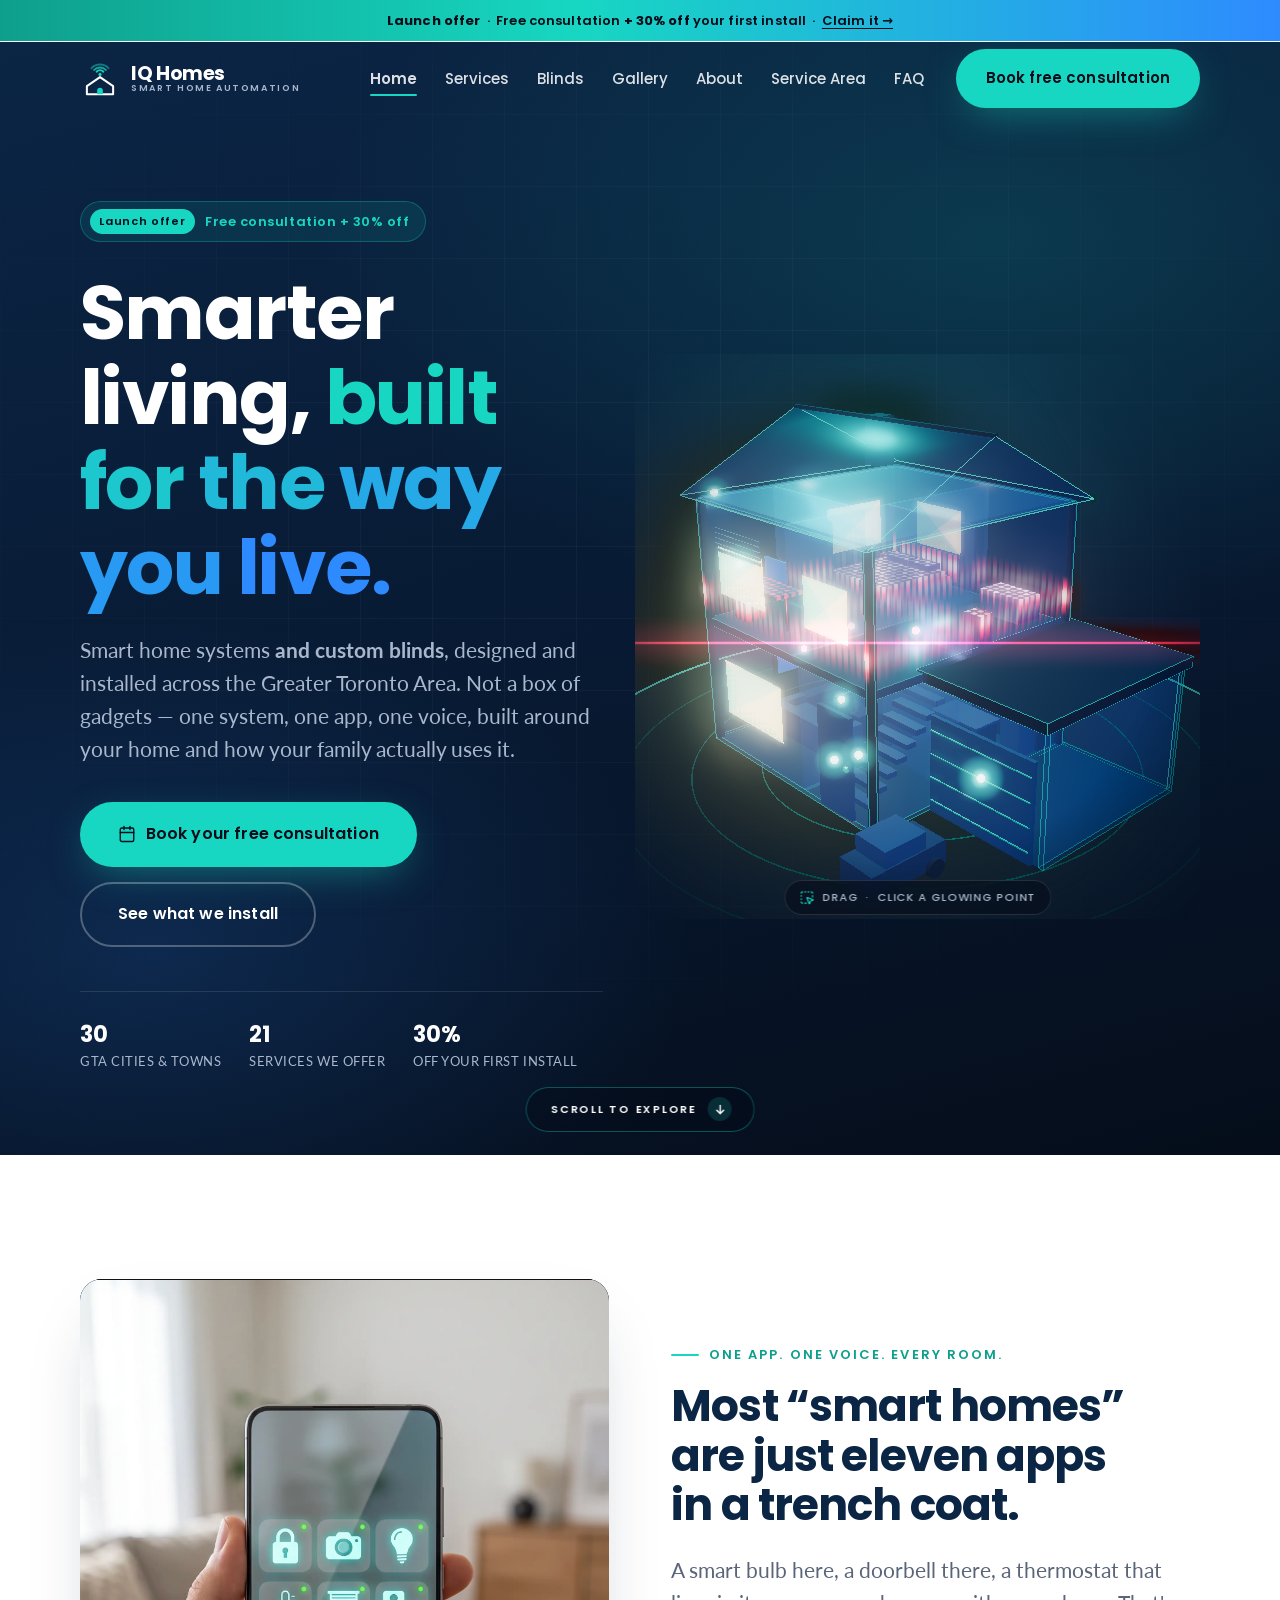
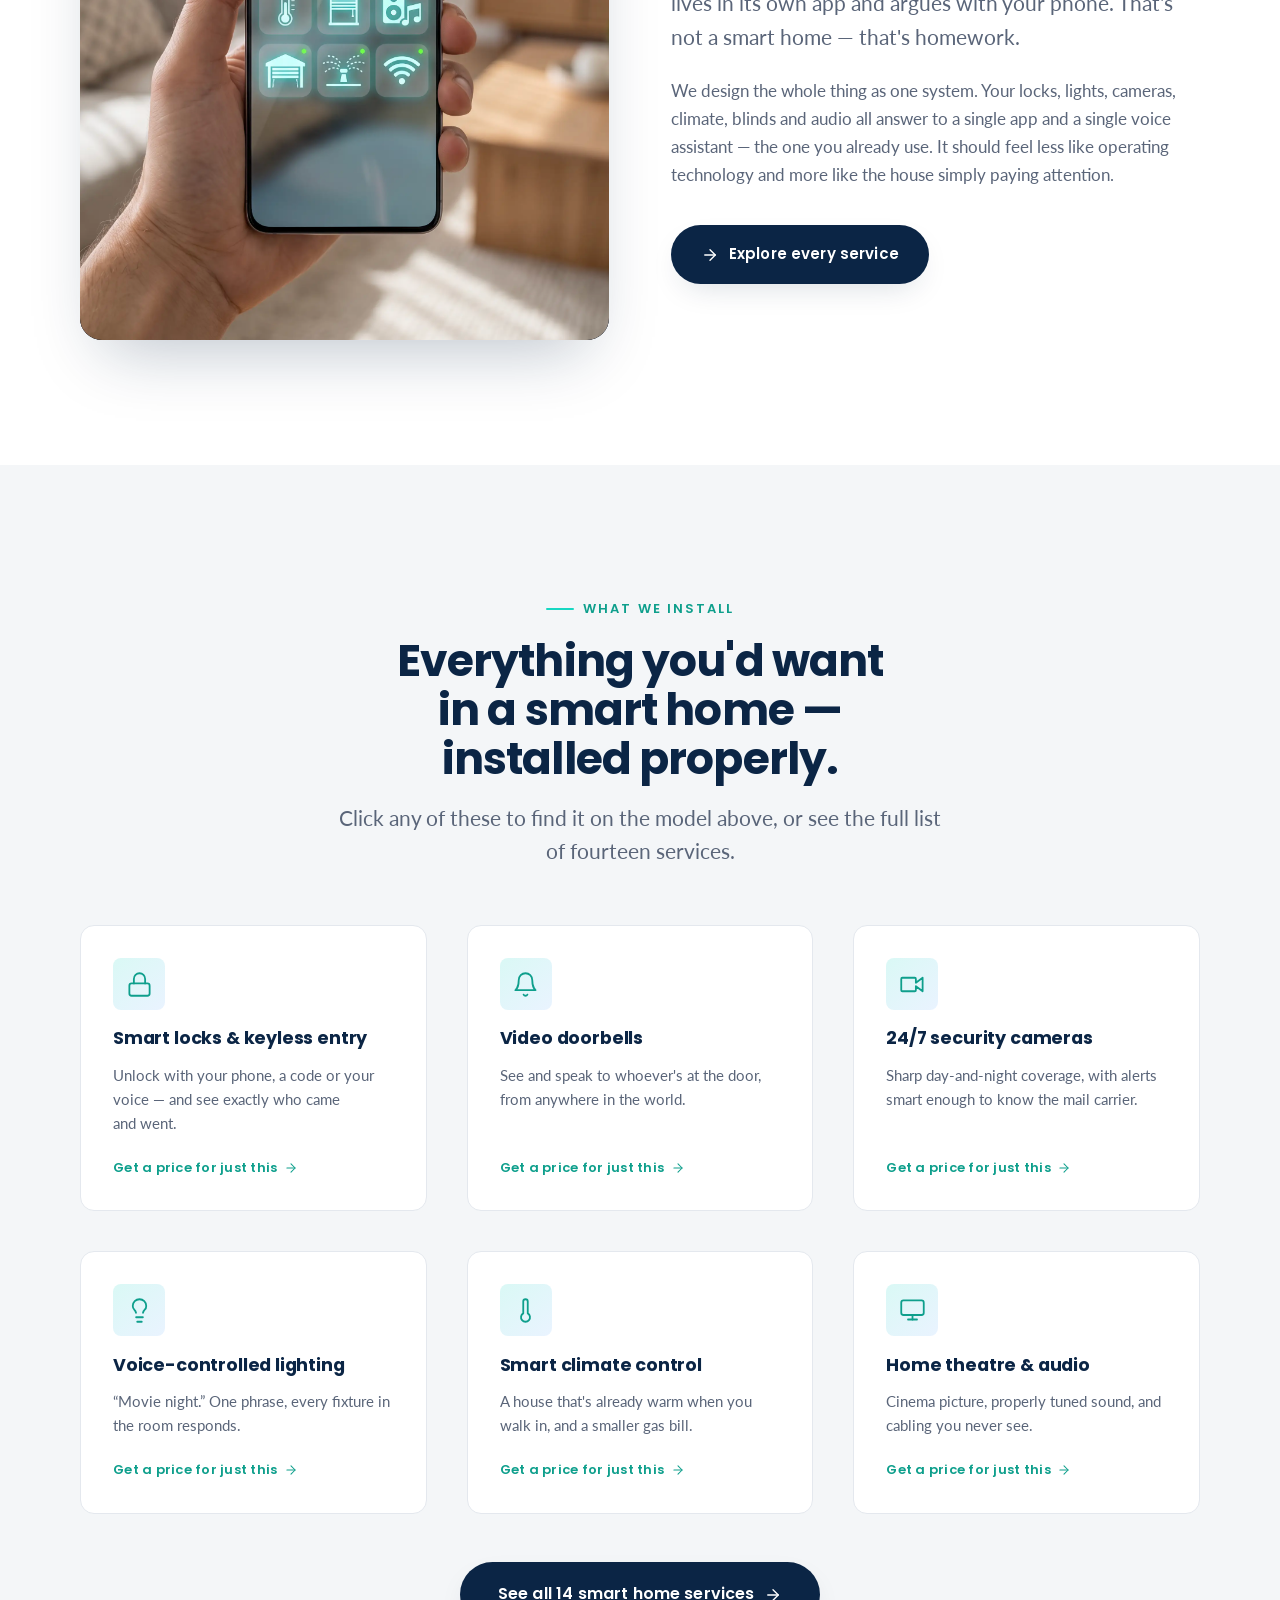
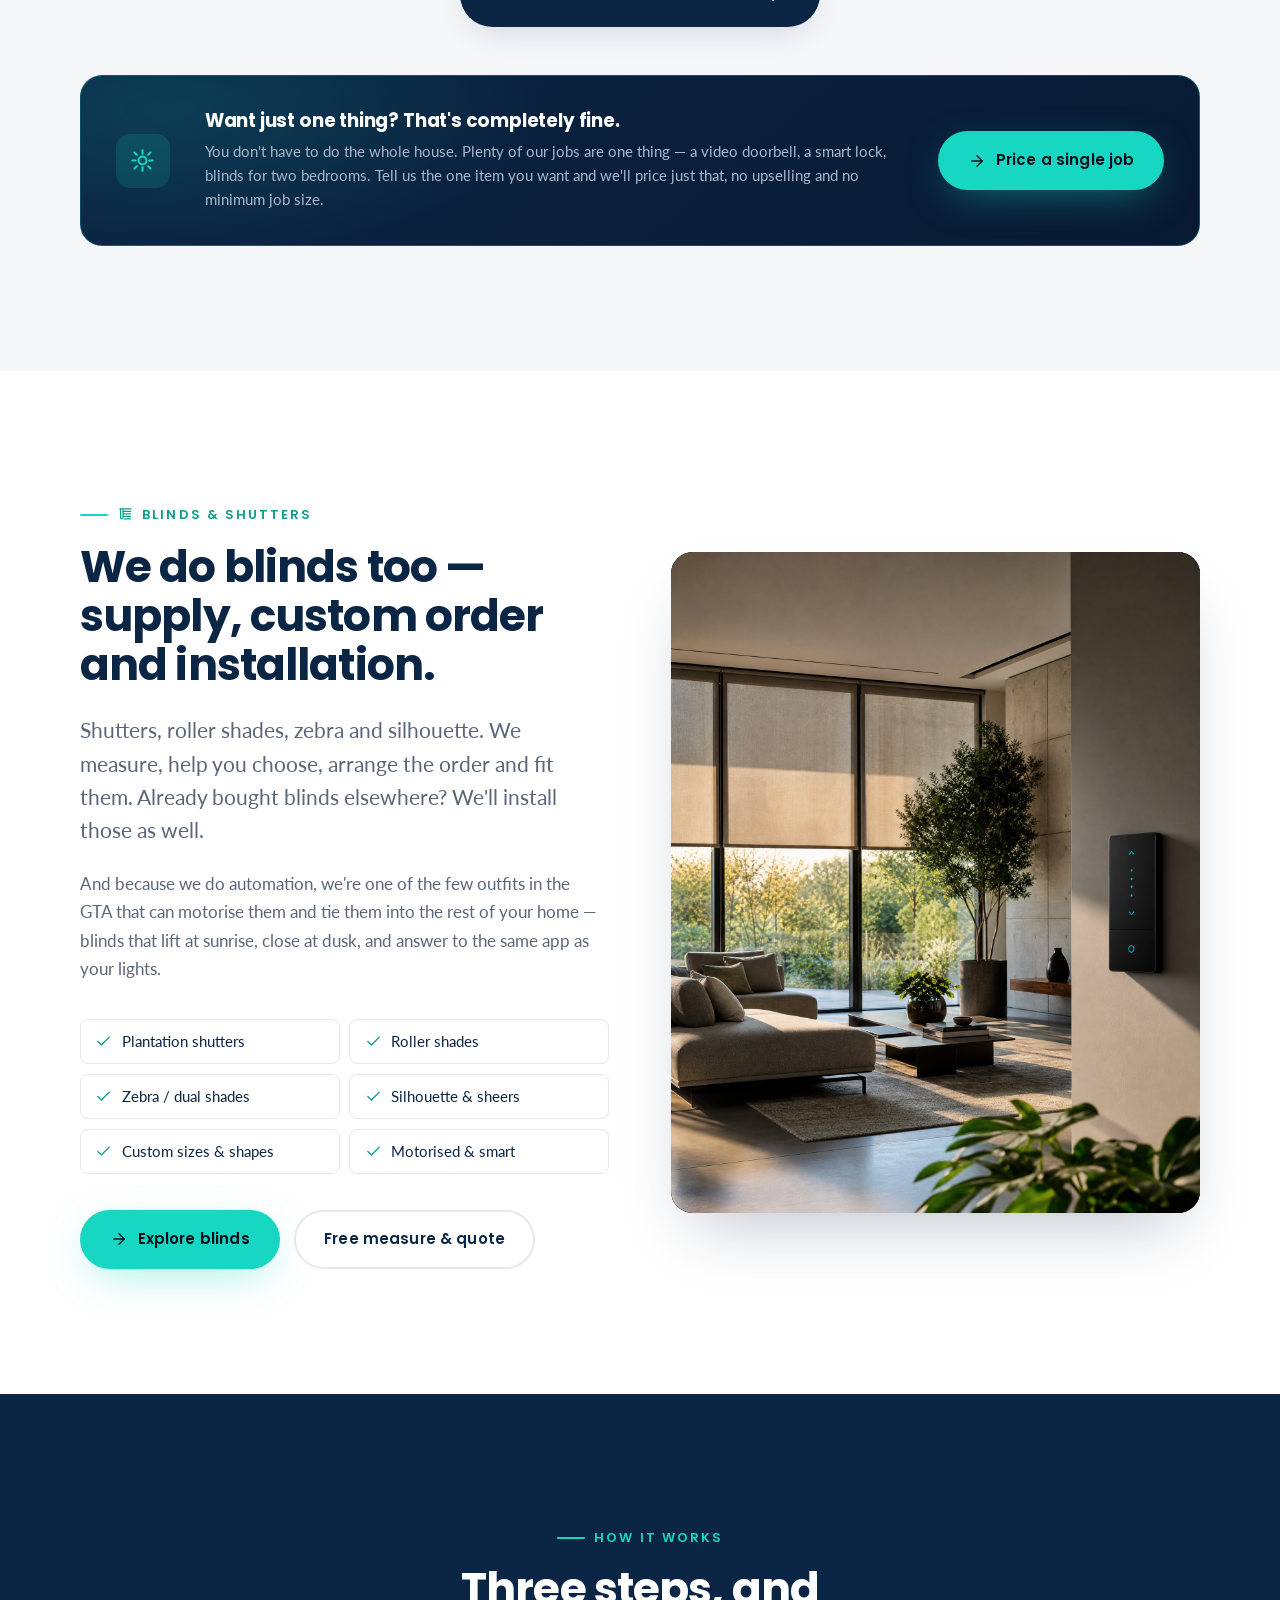
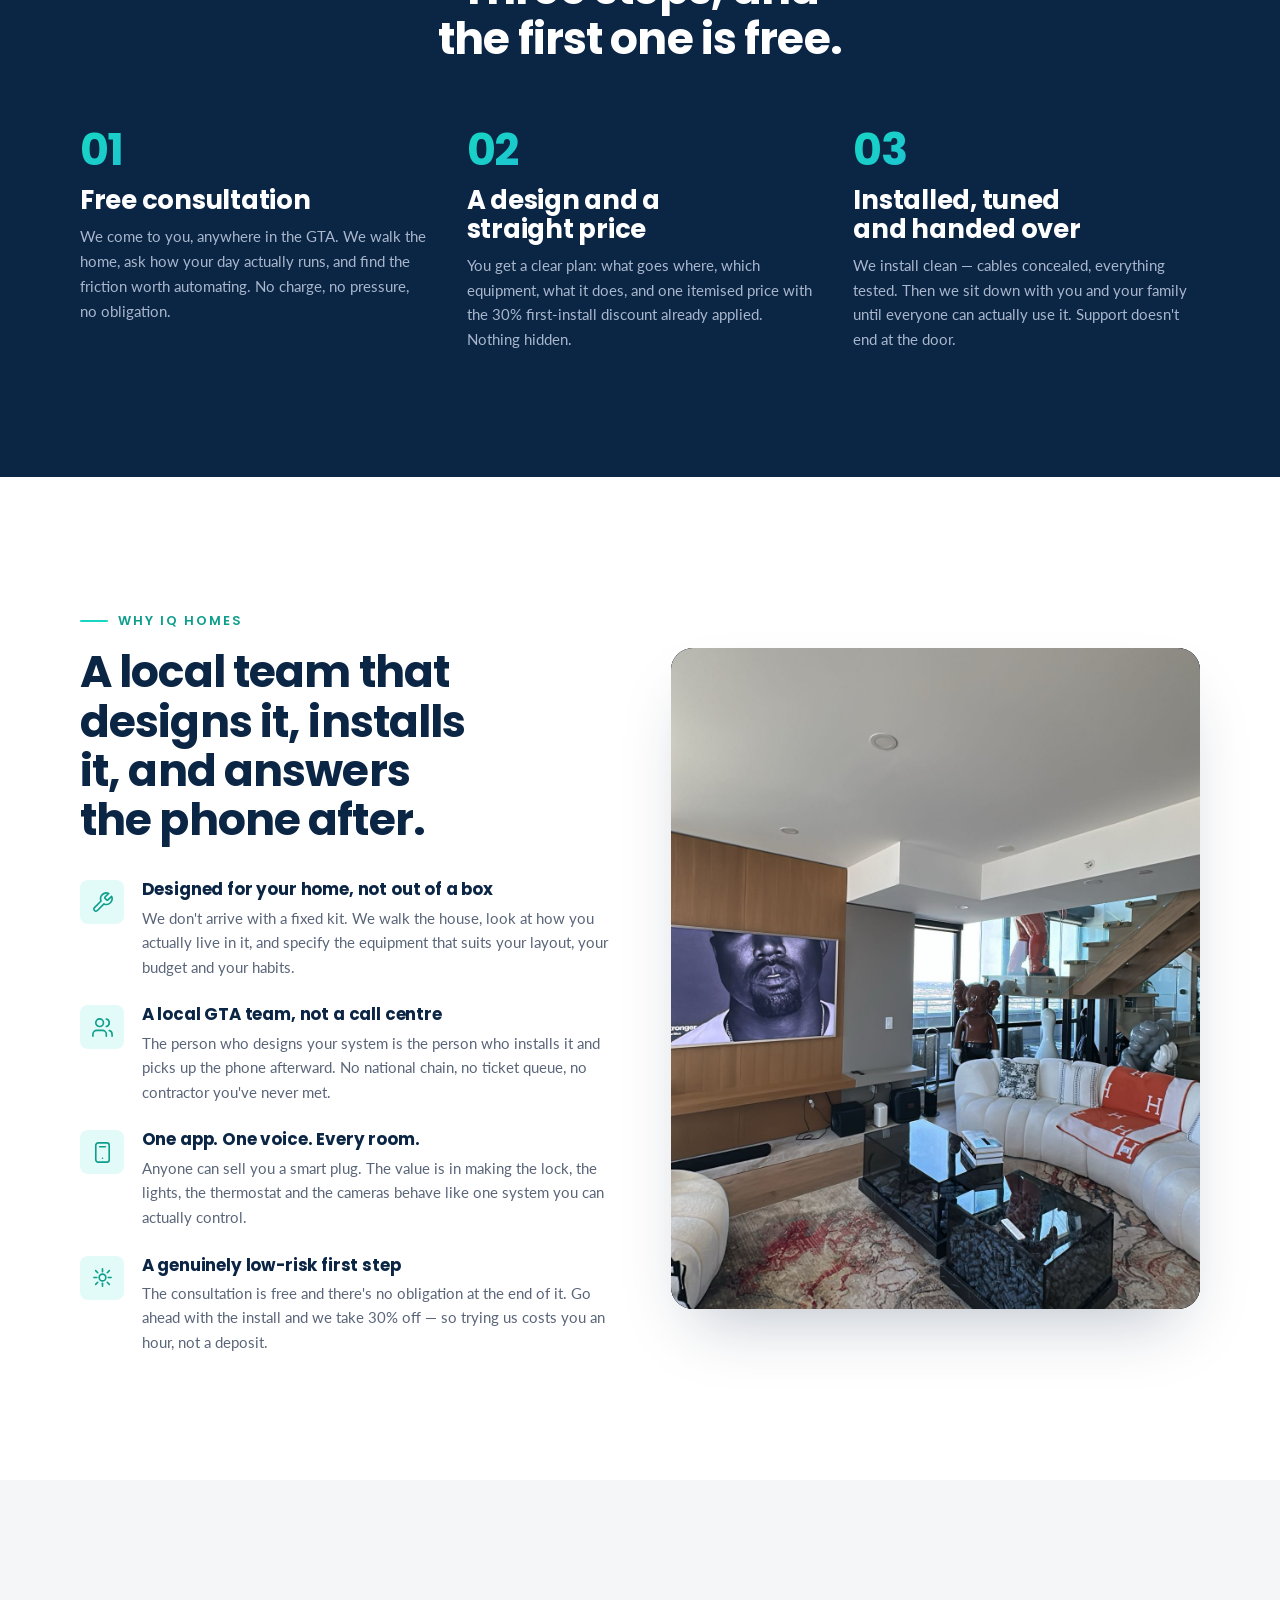
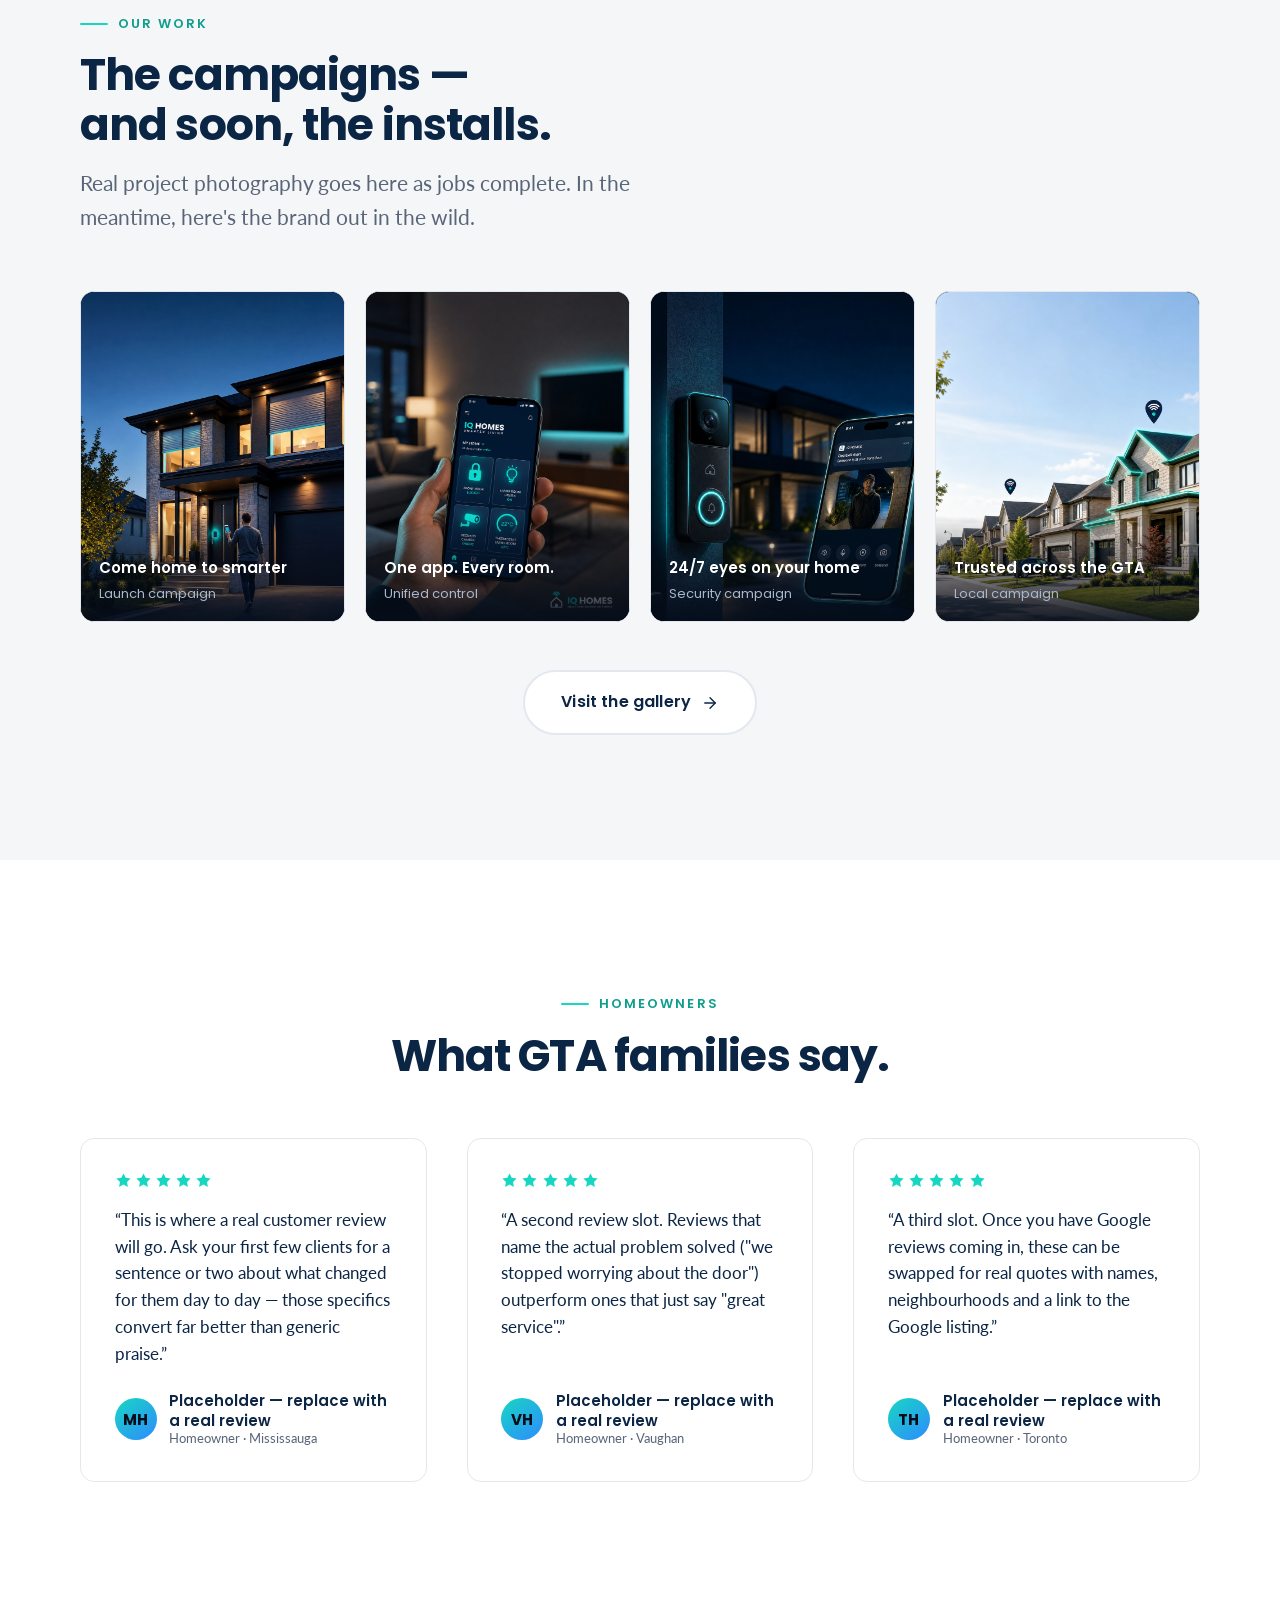
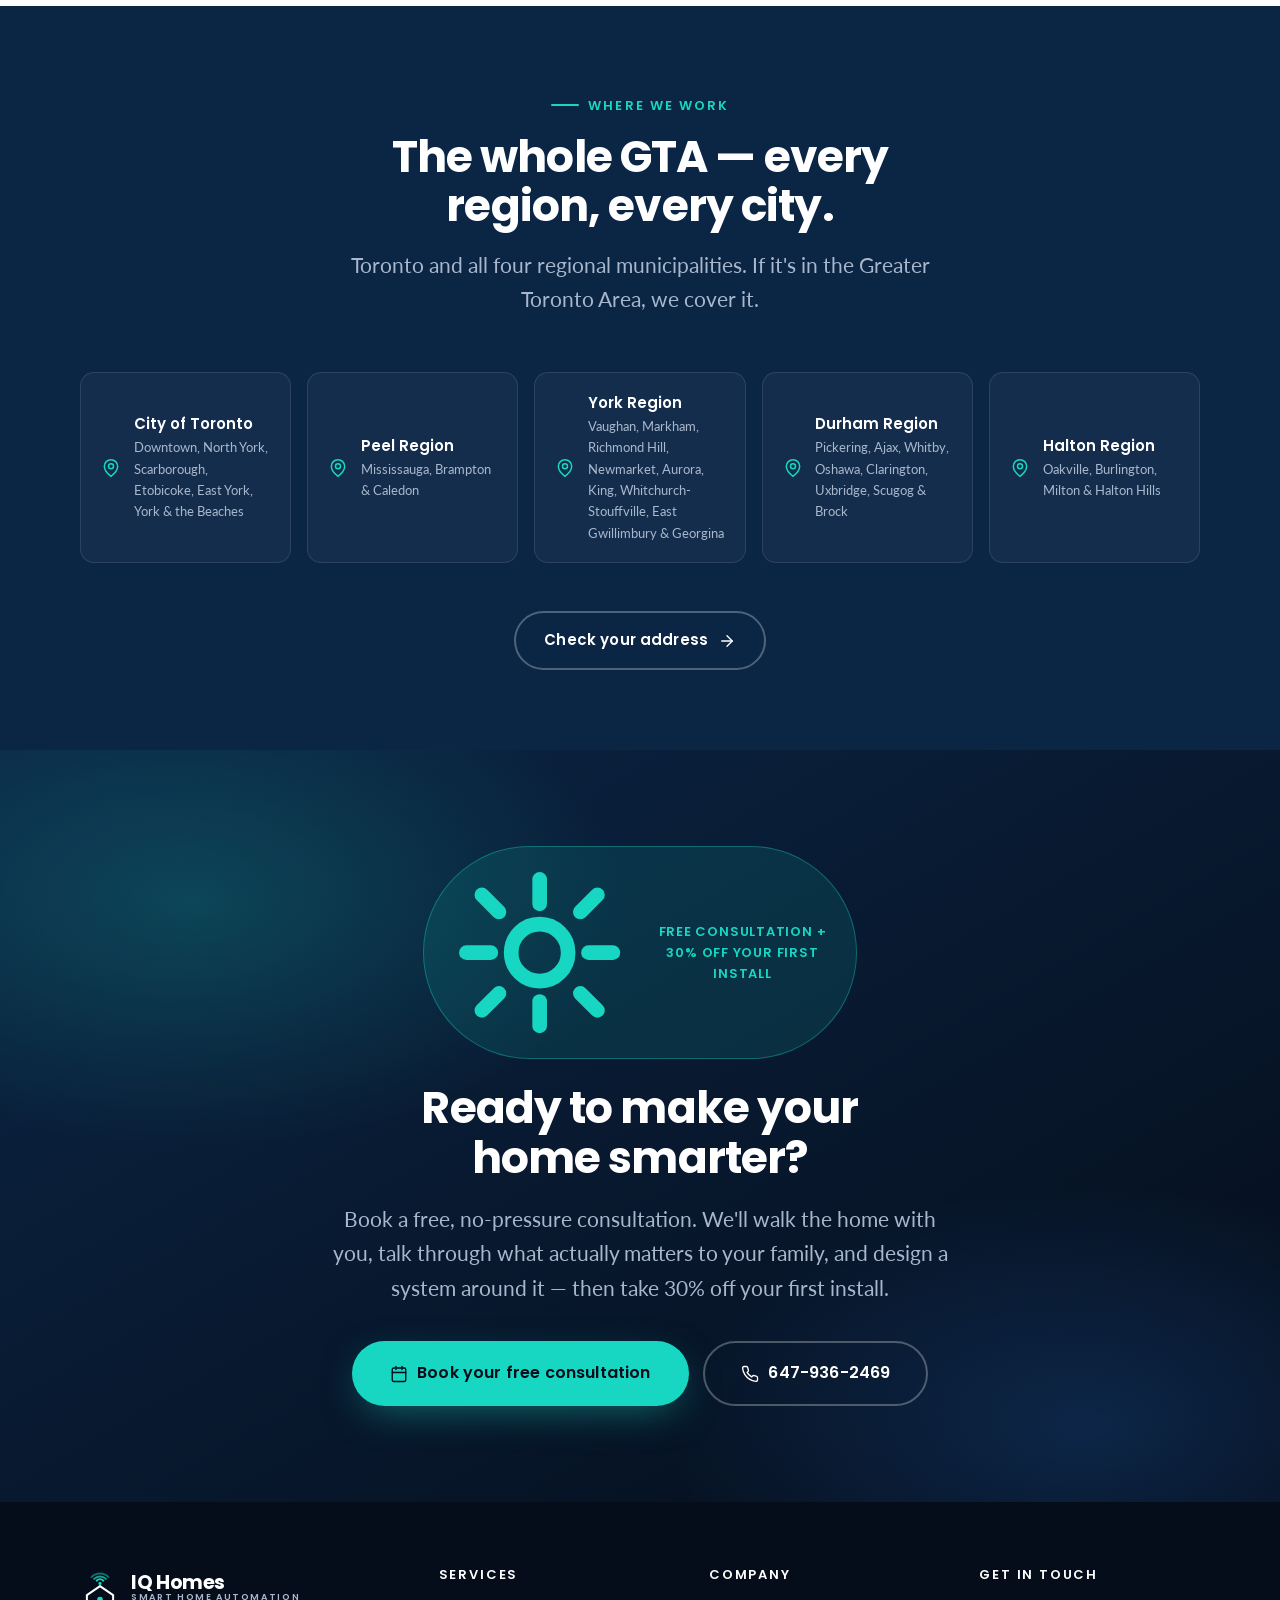
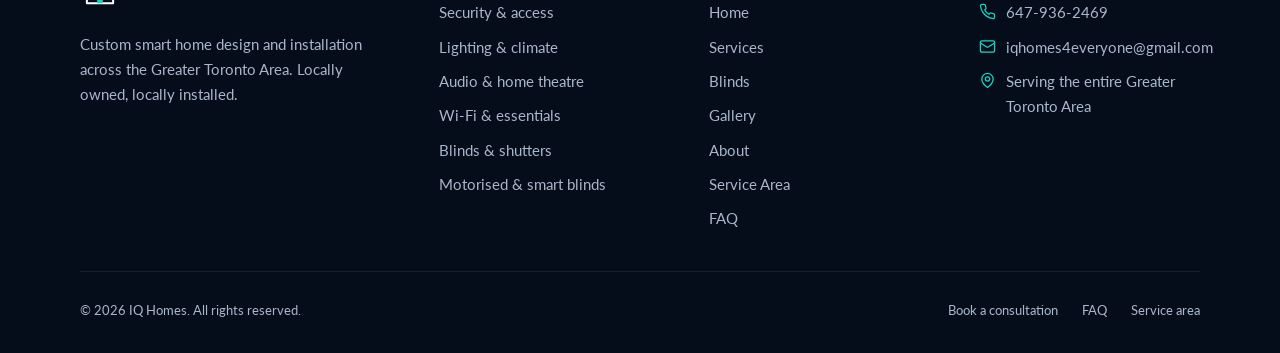
<file: index.html>
<!DOCTYPE html>
<html lang="en-CA">
<head>
  <meta charset="utf-8">
  <meta name="viewport" content="width=device-width, initial-scale=1">
  <title>IQ Homes | Smart Home Automation &amp; Installation in the GTA</title>
  <meta name="description" content="Custom smart home design and installation across the entire Greater Toronto Area — Toronto, Peel, York, Durham and Halton. Smart locks, cameras, lighting, climate and whole-home audio — one app, one voice. Free consultation + 30% off your first install.">
  <link rel="canonical" href="https://www.iqhomes.ca/">

  <meta property="og:type" content="website">
  <meta property="og:site_name" content="IQ Homes">
  <meta property="og:title" content="IQ Homes | Smart Home Automation &amp; Installation in the GTA">
  <meta property="og:description" content="Custom smart home design and installation across the entire Greater Toronto Area — Toronto, Peel, York, Durham and Halton. Smart locks, cameras, lighting, climate and whole-home audio — one app, one voice. Free consultation + 30% off your first install.">
  <meta property="og:url" content="https://www.iqhomes.ca/">
  <meta property="og:image" content="https://www.iqhomes.ca/assets/img/photos/hero-dusk-unlock.jpg">
  <meta property="og:locale" content="en_CA">
  <meta name="twitter:card" content="summary_large_image">
  <meta name="theme-color" content="#0B2545">

  <link rel="icon" href="assets/favicon.svg" type="image/svg+xml">
  <link rel="apple-touch-icon" href="assets/favicon.svg">

  <link rel="preconnect" href="https://fonts.googleapis.com">
  <link rel="preconnect" href="https://fonts.gstatic.com" crossorigin>
  <link href="https://fonts.googleapis.com/css2?family=Poppins:wght@500;600;700&family=Lato:wght@400;700&display=swap" rel="stylesheet">
  <link rel="stylesheet" href="assets/css/style.css">

  <script type="application/ld+json">{
  "@context": "https://schema.org",
  "@type": "HomeAndConstructionBusiness",
  "@id": "https://www.iqhomes.ca/#business",
  "name": "IQ Homes",
  "description": "Smart home automation design, sales and installation across the Greater Toronto Area.",
  "url": "https://www.iqhomes.ca",
  "telephone": "+16479362469",
  "email": "iqhomes4everyone@gmail.com",
  "founder": { "@type": "Person", "name": "Kshitij Dua" },
  "priceRange": "$$",
  "areaServed": [
    { "@type": "AdministrativeArea", "name": "Greater Toronto Area" },
    { "@type": "AdministrativeArea", "name": "Regional Municipality of Peel" },
    { "@type": "AdministrativeArea", "name": "Regional Municipality of York" },
    { "@type": "AdministrativeArea", "name": "Regional Municipality of Durham" },
    { "@type": "AdministrativeArea", "name": "Regional Municipality of Halton" },
    { "@type": "City", "name": "Toronto" },
    { "@type": "City", "name": "North York" },
    { "@type": "City", "name": "Scarborough" },
    { "@type": "City", "name": "Etobicoke" },
    { "@type": "City", "name": "East York" },
    { "@type": "City", "name": "York" },
    { "@type": "City", "name": "Mississauga" },
    { "@type": "City", "name": "Brampton" },
    { "@type": "City", "name": "Caledon" },
    { "@type": "City", "name": "Vaughan" },
    { "@type": "City", "name": "Markham" },
    { "@type": "City", "name": "Richmond Hill" },
    { "@type": "City", "name": "Newmarket" },
    { "@type": "City", "name": "Aurora" },
    { "@type": "City", "name": "King City" },
    { "@type": "City", "name": "Whitchurch-Stouffville" },
    { "@type": "City", "name": "East Gwillimbury" },
    { "@type": "City", "name": "Georgina" },
    { "@type": "City", "name": "Pickering" },
    { "@type": "City", "name": "Ajax" },
    { "@type": "City", "name": "Whitby" },
    { "@type": "City", "name": "Oshawa" },
    { "@type": "City", "name": "Clarington" },
    { "@type": "City", "name": "Uxbridge" },
    { "@type": "City", "name": "Scugog" },
    { "@type": "City", "name": "Brock" },
    { "@type": "City", "name": "Oakville" },
    { "@type": "City", "name": "Burlington" },
    { "@type": "City", "name": "Milton" },
    { "@type": "City", "name": "Halton Hills" }
  ],
  "address": {
    "@type": "PostalAddress",
    "addressRegion": "ON",
    "addressCountry": "CA"
  },
  "makesOffer": {
    "@type": "Offer",
    "name": "Free consultation + 30% off first install",
    "description": "New customers receive a free in-home smart home consultation and 30% off their first installation."
  }
}</script>
</head>
<body>
  <a class="skip-link" href="#main">Skip to content</a>

  <div class="offer-bar">
    <div class="container">
      <strong>Launch offer</strong> &nbsp;·&nbsp; Free consultation <strong>+ 30% off</strong> your first install &nbsp;·&nbsp;
      <a href="contact.html">Claim it&nbsp;&rarr;</a>
    </div>
  </div>

  <header class="site-header site-header--over-hero" data-header>
    <div class="container header-inner">
      <a class="logo" href="index.html" aria-label="IQ Homes — home">
        <svg viewBox="0 0 64 64" role="img" aria-label="IQ Homes logo" focusable="false">
  <g fill="none" stroke="currentColor" stroke-width="3.2" stroke-linecap="round" stroke-linejoin="round">
    <path d="M32 29 53 43.5V56.5H11V43.5Z"/>
  </g>
  <g fill="none" stroke="var(--logo-accent, #17D7C2)" stroke-width="3.2" stroke-linecap="round">
    <path d="M26.68 20.27a7.6 7.6 0 0 1 10.64 0" opacity=".95"/>
    <path d="M22.58 17.40a13.4 13.4 0 0 1 18.84 0" opacity=".72"/>
    <path d="M18.49 14.54a19.2 19.2 0 0 1 27.02 0" opacity=".48"/>
  </g>
  <circle cx="32" cy="24.6" r="2.5" fill="var(--logo-accent, #17D7C2)"/>
  <path d="M27.5 56.5V50.6a4.5 4.5 0 0 1 9 0v5.9Z" fill="var(--logo-accent, #17D7C2)"/>
</svg>
        <span class="logo-wordmark">
          <span class="logo-text">IQ Homes</span>
          <span class="logo-sub">Smart Home Automation</span>
        </span>
      </a>

      <button class="nav-toggle" data-nav-toggle aria-expanded="false" aria-controls="site-nav" aria-label="Menu">
        <svg class="icon-open" viewBox="0 0 24 24" fill="none" stroke="currentColor" stroke-width="1.8" stroke-linecap="round" stroke-linejoin="round" aria-hidden="true" focusable="false"><path d="M3 6h18"/><path d="M3 12h18"/><path d="M3 18h18"/></svg>
        <svg class="icon-close" viewBox="0 0 24 24" fill="none" stroke="currentColor" stroke-width="1.8" stroke-linecap="round" stroke-linejoin="round" aria-hidden="true" focusable="false"><path d="M18 6 6 18"/><path d="m6 6 12 12"/></svg>
      </button>

      <nav class="nav" id="site-nav" data-nav aria-label="Main">
        <ul class="nav-list">
            <li><a class="nav-link" href="index.html" aria-current="page">Home</a></li>
            <li><a class="nav-link" href="services.html">Services</a></li>
            <li><a class="nav-link" href="blinds.html">Blinds</a></li>
            <li><a class="nav-link" href="gallery.html">Gallery</a></li>
            <li><a class="nav-link" href="about.html">About</a></li>
            <li><a class="nav-link" href="service-area.html">Service Area</a></li>
            <li><a class="nav-link" href="faq.html">FAQ</a></li>
            </ul>
        <a class="btn btn--primary" href="contact.html">Book free consultation</a>
      </nav>
    </div>
  </header>

  <main id="main">
    <section class="hero">
      <div class="container hero-inner">
        <div class="hero-copy">
          <span class="hero-badge"><span class="pill">Launch offer</span> Free consultation + 30% off</span>
          <h1><span class="hw">Smarter</span> <span class="hw">living,</span> <span class="hw" style="color:#17D7C2">built</span> <span class="hw" style="color:#1CC8CE">for</span> <span class="hw" style="color:#20B9DA">the</span> <span class="hw" style="color:#25A9E7">way</span> <span class="hw" style="color:#299AF3">you</span> <span class="hw" style="color:#2E8BFF">live.</span></h1>
          <p class="lead">
            <span class="hero-sub-line" data-hero-sub>
              Smart home systems <strong>and custom blinds</strong>, designed and installed across the
              Greater Toronto Area. Not a box of gadgets — one system, one app, one voice, built
              around your home and how your family actually uses it.
            </span>
          </p>
          <div class="btn-row">
            <a class="btn btn--primary btn--lg" href="contact.html"><svg viewBox="0 0 24 24" fill="none" stroke="currentColor" stroke-width="1.8" stroke-linecap="round" stroke-linejoin="round" aria-hidden="true" focusable="false"><rect x="3" y="4" width="18" height="18" rx="2"/><path d="M16 2v4"/><path d="M8 2v4"/><path d="M3 10h18"/></svg> Book your free consultation</a>
            <a class="btn btn--ghost-light btn--lg" href="services.html">See what we install</a>
          </div>

          <div class="hero-trust">
            <div><b>30</b><span>GTA CITIES &amp; TOWNS</span></div>
            <div><b>21</b><span>SERVICES WE OFFER</span></div>
            <div><b>30%</b><span>OFF YOUR FIRST INSTALL</span></div>
          </div>
        </div>

      <div class="stage" data-stage>
          <canvas role="img" aria-label="Interactive 3D model of a smart home showing where each device is installed. Drag to rotate, or use the arrow keys."></canvas>

          <div class="stage-loader" data-stage-loader>
            <span class="ring" aria-hidden="true"></span>
            <span>Building your smart home</span>
          </div>

          <div class="stage-hint is-hidden" data-stage-hint>
            <svg viewBox="0 0 24 24" fill="none" stroke="currentColor" stroke-width="1.8" stroke-linecap="round" stroke-linejoin="round" aria-hidden="true" focusable="false"><path d="M12.034 12.681a.5.5 0 0 1 .647-.647l9 3.5a.5.5 0 0 1-.033.943l-3.444 1.068a1 1 0 0 0-.66.66l-1.067 3.443a.5.5 0 0 1-.943.033Z"/><path d="M5 3a2 2 0 0 0-2 2"/><path d="M19 3a2 2 0 0 1 2 2"/><path d="M5 21a2 2 0 0 1-2-2"/><path d="M9 3h1"/><path d="M9 21h2"/><path d="M14 3h1"/><path d="M3 9v1"/><path d="M21 9v2"/><path d="M3 14v1"/></svg> Drag &nbsp;·&nbsp; click a glowing point
          </div>

          <div class="stage-tip" data-stage-tip aria-hidden="true"></div>

          <aside class="stage-detail" data-stage-detail aria-hidden="true" aria-live="polite">
            <button class="stage-detail-close" data-detail-close type="button" aria-label="Close"><svg viewBox="0 0 24 24" fill="none" stroke="currentColor" stroke-width="1.8" stroke-linecap="round" stroke-linejoin="round" aria-hidden="true" focusable="false"><path d="M18 6 6 18"/><path d="m6 6 12 12"/></svg></button>
            <h3 data-detail-title></h3>
            <p data-detail-body></p>
            <a class="link-arrow" href="contact.html">Book a free consultation <svg viewBox="0 0 24 24" fill="none" stroke="currentColor" stroke-width="1.8" stroke-linecap="round" stroke-linejoin="round" aria-hidden="true" focusable="false"><path d="M5 12h14"/><path d="m12 5 7 7-7 7"/></svg></a>
          </aside>

          <div class="stage-fallback">
            <svg viewBox="0 0 64 64" role="img" aria-label="IQ Homes logo" focusable="false">
  <g fill="none" stroke="currentColor" stroke-width="3.2" stroke-linecap="round" stroke-linejoin="round">
    <path d="M32 29 53 43.5V56.5H11V43.5Z"/>
  </g>
  <g fill="none" stroke="var(--logo-accent, #17D7C2)" stroke-width="3.2" stroke-linecap="round">
    <path d="M26.68 20.27a7.6 7.6 0 0 1 10.64 0" opacity=".95"/>
    <path d="M22.58 17.40a13.4 13.4 0 0 1 18.84 0" opacity=".72"/>
    <path d="M18.49 14.54a19.2 19.2 0 0 1 27.02 0" opacity=".48"/>
  </g>
  <circle cx="32" cy="24.6" r="2.5" fill="var(--logo-accent, #17D7C2)"/>
  <path d="M27.5 56.5V50.6a4.5 4.5 0 0 1 9 0v5.9Z" fill="var(--logo-accent, #17D7C2)"/>
</svg>
            <p>Your browser can't display the interactive model — but everything it shows is on the <a href="services.html" class="link-arrow">services page</a>.</p>
          </div>
        </div>
      </div>

      <a class="explore-btn" href="#one-app">
        Scroll to explore
        <span class="explore-arrow" aria-hidden="true">
          <svg viewBox="0 0 22 22" fill="none" xmlns="http://www.w3.org/2000/svg">
            <path d="M11 5V17" stroke="currentColor" stroke-width="2" stroke-linecap="round"/>
            <path d="M6 12L11 17L16 12" stroke="currentColor" stroke-width="2" stroke-linecap="round"/>
          </svg>
        </span>
      </a>
    </section>

    <section class="section" id="one-app">
      <div class="container">
        <div class="split">
          <div class="split-media reveal">
            <div class="img-slot">
            <svg viewBox="0 0 24 24" fill="none" stroke="currentColor" stroke-width="1.8" stroke-linecap="round" stroke-linejoin="round" aria-hidden="true" focusable="false"><rect x="3" y="3" width="18" height="18" rx="2"/><circle cx="9" cy="9" r="2"/><path d="m21 15-3.09-3.09a2 2 0 0 0-2.82 0L6 21"/></svg>
            <b>One app, every room</b>
            <span>assets/img/photos/app-control-phone.jpg — run fetch-brand-assets.sh</span>
            <img src="assets/img/photos/app-control.png" alt="The IQ Homes app controlling locks, lights, cameras and climate" loading="lazy" decoding="async" onerror="this.remove()">
          </div>
          </div>
          <div class="reveal" data-delay="1">
            <span class="eyebrow">One app. One voice. Every room.</span>
            <h2>Most &ldquo;smart homes&rdquo; are just eleven apps in a trench coat.</h2>
            <p class="lead mt-2">
              A smart bulb here, a doorbell there, a thermostat that lives in its own app and argues with
              your phone. That's not a smart home — that's homework.
            </p>
            <p class="mt-2 text-muted">
              We design the whole thing as one system. Your locks, lights, cameras, climate, blinds and
              audio all answer to a single app and a single voice assistant — the one you already use.
              It should feel less like operating technology and more like the house simply paying attention.
            </p>
            <div class="btn-row mt-3">
              <a class="btn btn--dark" href="services.html"><svg viewBox="0 0 24 24" fill="none" stroke="currentColor" stroke-width="1.8" stroke-linecap="round" stroke-linejoin="round" aria-hidden="true" focusable="false"><path d="M5 12h14"/><path d="m12 5 7 7-7 7"/></svg> Explore every service</a>
            </div>
          </div>
        </div>
      </div>
    </section>

    <section class="section section--alt">
      <div class="container">
        <div class="section-head section-head--center">
          <span class="eyebrow">What we install</span>
          <h2>Everything you'd want in a smart home — installed properly.</h2>
          <p class="lead">Click any of these to find it on the model above, or see the full list of fourteen services.</p>
        </div>

        <div class="grid grid--3">
          <article class="card reveal" data-focus-device="lock" id="lock">
            <span class="card-icon"><svg viewBox="0 0 24 24" fill="none" stroke="currentColor" stroke-width="1.8" stroke-linecap="round" stroke-linejoin="round" aria-hidden="true" focusable="false"><rect x="3" y="11" width="18" height="11" rx="2"/><path d="M7 11V7a5 5 0 0 1 10 0v4"/></svg></span>
            <h3>Smart locks &amp; keyless entry</h3>
            <p>Unlock with your phone, a code or your voice — and see exactly who came and went.</p>
            <a class="quote-link" href="contact.html?service=lock">Get a price for just this <svg viewBox="0 0 24 24" fill="none" stroke="currentColor" stroke-width="1.8" stroke-linecap="round" stroke-linejoin="round" aria-hidden="true" focusable="false"><path d="M5 12h14"/><path d="m12 5 7 7-7 7"/></svg></a>
          </article><article class="card reveal" data-focus-device="doorbell" id="doorbell">
            <span class="card-icon"><svg viewBox="0 0 24 24" fill="none" stroke="currentColor" stroke-width="1.8" stroke-linecap="round" stroke-linejoin="round" aria-hidden="true" focusable="false"><path d="M6 8a6 6 0 0 1 12 0c0 7 3 9 3 9H3s3-2 3-9"/><path d="M10.3 21a1.94 1.94 0 0 0 3.4 0"/></svg></span>
            <h3>Video doorbells</h3>
            <p>See and speak to whoever's at the door, from anywhere in the world.</p>
            <a class="quote-link" href="contact.html?service=doorbell">Get a price for just this <svg viewBox="0 0 24 24" fill="none" stroke="currentColor" stroke-width="1.8" stroke-linecap="round" stroke-linejoin="round" aria-hidden="true" focusable="false"><path d="M5 12h14"/><path d="m12 5 7 7-7 7"/></svg></a>
          </article><article class="card reveal" data-focus-device="camera" id="camera">
            <span class="card-icon"><svg viewBox="0 0 24 24" fill="none" stroke="currentColor" stroke-width="1.8" stroke-linecap="round" stroke-linejoin="round" aria-hidden="true" focusable="false"><path d="M15 10.5V7a1 1 0 0 0-1-1H3a1 1 0 0 0-1 1v10a1 1 0 0 0 1 1h11a1 1 0 0 0 1-1v-3.5l6 4.5V6Z"/></svg></span>
            <h3>24/7 security cameras</h3>
            <p>Sharp day-and-night coverage, with alerts smart enough to know the mail carrier.</p>
            <a class="quote-link" href="contact.html?service=camera">Get a price for just this <svg viewBox="0 0 24 24" fill="none" stroke="currentColor" stroke-width="1.8" stroke-linecap="round" stroke-linejoin="round" aria-hidden="true" focusable="false"><path d="M5 12h14"/><path d="m12 5 7 7-7 7"/></svg></a>
          </article><article class="card reveal" data-focus-device="lighting" id="lighting">
            <span class="card-icon"><svg viewBox="0 0 24 24" fill="none" stroke="currentColor" stroke-width="1.8" stroke-linecap="round" stroke-linejoin="round" aria-hidden="true" focusable="false"><path d="M9 18h6"/><path d="M10 22h4"/><path d="M15.1 14c.2-1 .6-1.7 1.4-2.5A4.6 4.6 0 0 0 18 8 6 6 0 0 0 6 8c0 1 .2 2.2 1.5 3.5.8.8 1.2 1.5 1.4 2.5"/></svg></span>
            <h3>Voice-controlled lighting</h3>
            <p>&ldquo;Movie night.&rdquo; One phrase, every fixture in the room responds.</p>
            <a class="quote-link" href="contact.html?service=lighting">Get a price for just this <svg viewBox="0 0 24 24" fill="none" stroke="currentColor" stroke-width="1.8" stroke-linecap="round" stroke-linejoin="round" aria-hidden="true" focusable="false"><path d="M5 12h14"/><path d="m12 5 7 7-7 7"/></svg></a>
          </article><article class="card reveal" data-focus-device="climate" id="climate">
            <span class="card-icon"><svg viewBox="0 0 24 24" fill="none" stroke="currentColor" stroke-width="1.8" stroke-linecap="round" stroke-linejoin="round" aria-hidden="true" focusable="false"><path d="M14 4v10.54a4 4 0 1 1-4 0V4a2 2 0 0 1 4 0Z"/></svg></span>
            <h3>Smart climate control</h3>
            <p>A house that's already warm when you walk in, and a smaller gas bill.</p>
            <a class="quote-link" href="contact.html?service=climate">Get a price for just this <svg viewBox="0 0 24 24" fill="none" stroke="currentColor" stroke-width="1.8" stroke-linecap="round" stroke-linejoin="round" aria-hidden="true" focusable="false"><path d="M5 12h14"/><path d="m12 5 7 7-7 7"/></svg></a>
          </article><article class="card reveal" data-focus-device="theatre" id="theatre">
            <span class="card-icon"><svg viewBox="0 0 24 24" fill="none" stroke="currentColor" stroke-width="1.8" stroke-linecap="round" stroke-linejoin="round" aria-hidden="true" focusable="false"><rect x="2" y="3" width="20" height="13" rx="2"/><path d="M12 16v4"/><path d="M8 20h8"/></svg></span>
            <h3>Home theatre &amp; audio</h3>
            <p>Cinema picture, properly tuned sound, and cabling you never see.</p>
            <a class="quote-link" href="contact.html?service=theatre">Get a price for just this <svg viewBox="0 0 24 24" fill="none" stroke="currentColor" stroke-width="1.8" stroke-linecap="round" stroke-linejoin="round" aria-hidden="true" focusable="false"><path d="M5 12h14"/><path d="m12 5 7 7-7 7"/></svg></a>
          </article>
        </div>

        <div class="text-center mt-4">
          <a class="btn btn--dark btn--lg" href="services.html">See all 14 smart home services <svg viewBox="0 0 24 24" fill="none" stroke="currentColor" stroke-width="1.8" stroke-linecap="round" stroke-linejoin="round" aria-hidden="true" focusable="false"><path d="M5 12h14"/><path d="m12 5 7 7-7 7"/></svg></a>
        </div>

        <div class="mt-4">
          <div class="single-jobs reveal">
          <span class="single-jobs-icon"><svg viewBox="0 0 24 24" fill="none" stroke="currentColor" stroke-width="1.8" stroke-linecap="round" stroke-linejoin="round" aria-hidden="true" focusable="false"><path d="M12 3v3"/><path d="M12 18v3"/><path d="M4.9 4.9 7 7"/><path d="m17 17 2.1 2.1"/><path d="M3 12h3"/><path d="M18 12h3"/><path d="M4.9 19.1 7 17"/><path d="m17 7 2.1-2.1"/><circle cx="12" cy="12" r="3.5"/></svg></span>
          <div class="single-jobs-body">
            <h3>Want just one thing? That's completely fine.</h3>
            <p>You don't have to do the whole house. Plenty of our jobs are one thing — a video doorbell, a smart lock, blinds for two bedrooms. Tell us the one item you want and we'll price just that, no upselling and no minimum job size.</p>
          </div>
          <a class="btn btn--primary" href="contact.html"><svg viewBox="0 0 24 24" fill="none" stroke="currentColor" stroke-width="1.8" stroke-linecap="round" stroke-linejoin="round" aria-hidden="true" focusable="false"><path d="M5 12h14"/><path d="m12 5 7 7-7 7"/></svg> Price a single job</a>
        </div>
        </div>
      </div>
    </section>

    <section class="section">
      <div class="container">
        <div class="split split--reverse">
          <div class="split-media reveal">
            <div class="img-slot">
            <svg viewBox="0 0 24 24" fill="none" stroke="currentColor" stroke-width="1.8" stroke-linecap="round" stroke-linejoin="round" aria-hidden="true" focusable="false"><rect x="3" y="3" width="18" height="18" rx="2"/><circle cx="9" cy="9" r="2"/><path d="m21 15-3.09-3.09a2 2 0 0 0-2.82 0L6 21"/></svg>
            <b>Blinds &amp; shutters</b>
            <span>Drop a blinds install photo at assets/img/photos/blinds-hero.jpg</span>
            <img src="assets/img/photos/BLINDS.png" alt="Custom motorised blinds installed in a GTA living room" loading="lazy" decoding="async" onerror="this.remove()">
          </div>
          </div>
          <div>
            <span class="eyebrow"><svg viewBox="0 0 24 24" fill="none" stroke="currentColor" stroke-width="1.8" stroke-linecap="round" stroke-linejoin="round" aria-hidden="true" focusable="false"><path d="M3 3h18"/><path d="M20 7H8"/><path d="M20 11H8"/><path d="M8 15h12"/><path d="M10 19h10"/><path d="M4 3v14a2 2 0 0 0 4 0V3"/></svg> Blinds &amp; shutters</span>
            <h2>We do blinds too — supply, custom order and installation.</h2>
            <p class="lead mt-2">
              Shutters, roller shades, zebra and silhouette. We measure, help you choose, arrange the
              order and fit them. Already bought blinds elsewhere? We'll install those as well.
            </p>
            <p class="mt-2 text-muted">
              And because we do automation, we're one of the few outfits in the GTA that can motorise
              them and tie them into the rest of your home — blinds that lift at sunrise, close at
              dusk, and answer to the same app as your lights.
            </p>
            <ul class="checks mt-3">
              <li class="check" style="cursor:default"><svg viewBox="0 0 24 24" fill="none" stroke="currentColor" stroke-width="1.8" stroke-linecap="round" stroke-linejoin="round" aria-hidden="true" focusable="false"><path d="M20 6 9 17l-5-5"/></svg> Plantation shutters</li>
              <li class="check" style="cursor:default"><svg viewBox="0 0 24 24" fill="none" stroke="currentColor" stroke-width="1.8" stroke-linecap="round" stroke-linejoin="round" aria-hidden="true" focusable="false"><path d="M20 6 9 17l-5-5"/></svg> Roller shades</li>
              <li class="check" style="cursor:default"><svg viewBox="0 0 24 24" fill="none" stroke="currentColor" stroke-width="1.8" stroke-linecap="round" stroke-linejoin="round" aria-hidden="true" focusable="false"><path d="M20 6 9 17l-5-5"/></svg> Zebra / dual shades</li>
              <li class="check" style="cursor:default"><svg viewBox="0 0 24 24" fill="none" stroke="currentColor" stroke-width="1.8" stroke-linecap="round" stroke-linejoin="round" aria-hidden="true" focusable="false"><path d="M20 6 9 17l-5-5"/></svg> Silhouette &amp; sheers</li>
              <li class="check" style="cursor:default"><svg viewBox="0 0 24 24" fill="none" stroke="currentColor" stroke-width="1.8" stroke-linecap="round" stroke-linejoin="round" aria-hidden="true" focusable="false"><path d="M20 6 9 17l-5-5"/></svg> Custom sizes &amp; shapes</li>
              <li class="check" style="cursor:default"><svg viewBox="0 0 24 24" fill="none" stroke="currentColor" stroke-width="1.8" stroke-linecap="round" stroke-linejoin="round" aria-hidden="true" focusable="false"><path d="M20 6 9 17l-5-5"/></svg> Motorised &amp; smart</li>
            </ul>
            <div class="btn-row mt-3">
              <a class="btn btn--primary" href="blinds.html"><svg viewBox="0 0 24 24" fill="none" stroke="currentColor" stroke-width="1.8" stroke-linecap="round" stroke-linejoin="round" aria-hidden="true" focusable="false"><path d="M5 12h14"/><path d="m12 5 7 7-7 7"/></svg> Explore blinds</a>
              <a class="btn btn--ghost" href="contact.html?service=blinds-measure">Free measure &amp; quote</a>
            </div>
          </div>
        </div>
      </div>
    </section>

    <section class="section on-dark">
      <div class="container">
        <div class="section-head section-head--center">
          <span class="eyebrow">How it works</span>
          <h2>Three steps, and the first one is free.</h2>
        </div>
        <div class="grid grid--3">
          <div class="step reveal" data-delay="1">
            <span class="step-num">01</span>
            <h3>Free consultation</h3>
            <p>We come to you, anywhere in the GTA. We walk the home, ask how your day actually runs, and find the friction worth automating. No charge, no pressure, no obligation.</p>
          </div>
          <div class="step reveal" data-delay="2">
            <span class="step-num">02</span>
            <h3>A design and a straight price</h3>
            <p>You get a clear plan: what goes where, which equipment, what it does, and one itemised price with the 30% first-install discount already applied. Nothing hidden.</p>
          </div>
          <div class="step reveal" data-delay="3">
            <span class="step-num">03</span>
            <h3>Installed, tuned and handed over</h3>
            <p>We install clean — cables concealed, everything tested. Then we sit down with you and your family until everyone can actually use it. Support doesn't end at the door.</p>
          </div>
          
        </div>
      </div>
    </section>

    <section class="section">
      <div class="container">
        <div class="split split--reverse">
          <div class="split-media reveal">
            <div class="img-slot">
            <svg viewBox="0 0 24 24" fill="none" stroke="currentColor" stroke-width="1.8" stroke-linecap="round" stroke-linejoin="round" aria-hidden="true" focusable="false"><rect x="3" y="3" width="18" height="18" rx="2"/><circle cx="9" cy="9" r="2"/><path d="m21 15-3.09-3.09a2 2 0 0 0-2.82 0L6 21"/></svg>
            <b>Evening arrival</b>
            <span>assets/img/photos/condo.jpeg — run fetch-brand-assets.sh</span>
            <img src="assets/img/photos/condo.jpeg" alt="A homeowner unlocking their smart front door at dusk" loading="lazy" decoding="async" onerror="this.remove()">
          </div>
          </div>
          <div>
            <span class="eyebrow">Why IQ Homes</span>
            <h2>A local team that designs it, installs it, and answers the phone after.</h2>
            <div class="grid mt-3" style="gap:1.6rem">
              <div class="feature reveal" data-delay="1">
            <span class="feature-icon"><svg viewBox="0 0 24 24" fill="none" stroke="currentColor" stroke-width="1.8" stroke-linecap="round" stroke-linejoin="round" aria-hidden="true" focusable="false"><path d="M14.7 6.3a1 1 0 0 0 0 1.4l1.6 1.6a1 1 0 0 0 1.4 0l3.77-3.77a6 6 0 0 1-7.94 7.94l-6.91 6.91a2.12 2.12 0 0 1-3-3l6.91-6.91a6 6 0 0 1 7.94-7.94l-3.76 3.76Z"/></svg></span>
            <div>
              <h3>Designed for your home, not out of a box</h3>
              <p>We don't arrive with a fixed kit. We walk the house, look at how you actually live in it, and specify the equipment that suits your layout, your budget and your habits.</p>
            </div>
          </div>
          <div class="feature reveal" data-delay="2">
            <span class="feature-icon"><svg viewBox="0 0 24 24" fill="none" stroke="currentColor" stroke-width="1.8" stroke-linecap="round" stroke-linejoin="round" aria-hidden="true" focusable="false"><path d="M16 21v-2a4 4 0 0 0-4-4H6a4 4 0 0 0-4 4v2"/><circle cx="9" cy="7" r="4"/><path d="M22 21v-2a4 4 0 0 0-3-3.87"/><path d="M16 3.13a4 4 0 0 1 0 7.75"/></svg></span>
            <div>
              <h3>A local GTA team, not a call centre</h3>
              <p>The person who designs your system is the person who installs it and picks up the phone afterward. No national chain, no ticket queue, no contractor you've never met.</p>
            </div>
          </div>
          <div class="feature reveal" data-delay="3">
            <span class="feature-icon"><svg viewBox="0 0 24 24" fill="none" stroke="currentColor" stroke-width="1.8" stroke-linecap="round" stroke-linejoin="round" aria-hidden="true" focusable="false"><rect x="5" y="2" width="14" height="20" rx="2.5"/><path d="M12 18h.01"/><path d="M9 6h6"/></svg></span>
            <div>
              <h3>One app. One voice. Every room.</h3>
              <p>Anyone can sell you a smart plug. The value is in making the lock, the lights, the thermostat and the cameras behave like one system you can actually control.</p>
            </div>
          </div>
          <div class="feature reveal" data-delay="4">
            <span class="feature-icon"><svg viewBox="0 0 24 24" fill="none" stroke="currentColor" stroke-width="1.8" stroke-linecap="round" stroke-linejoin="round" aria-hidden="true" focusable="false"><path d="M12 3v3"/><path d="M12 18v3"/><path d="M4.9 4.9 7 7"/><path d="m17 17 2.1 2.1"/><path d="M3 12h3"/><path d="M18 12h3"/><path d="M4.9 19.1 7 17"/><path d="m17 7 2.1-2.1"/><circle cx="12" cy="12" r="3.5"/></svg></span>
            <div>
              <h3>A genuinely low-risk first step</h3>
              <p>The consultation is free and there's no obligation at the end of it. Go ahead with the install and we take 30% off — so trying us costs you an hour, not a deposit.</p>
            </div>
          </div>
          
            </div>
          </div>
        </div>
      </div>
    </section>

    <section class="section section--alt">
      <div class="container">
        <div class="section-head">
          <span class="eyebrow">Our work</span>
          <h2>The campaigns — and soon, the installs.</h2>
          <p class="lead">Real project photography goes here as jobs complete. In the meantime, here's the brand out in the wild.</p>
        </div>
        <div class="gallery-grid">
          <figure class="gallery-item reveal" data-delay="1">
            <div class="img-slot">
            <svg viewBox="0 0 24 24" fill="none" stroke="currentColor" stroke-width="1.8" stroke-linecap="round" stroke-linejoin="round" aria-hidden="true" focusable="false"><rect x="3" y="3" width="18" height="18" rx="2"/><circle cx="9" cy="9" r="2"/><path d="m21 15-3.09-3.09a2 2 0 0 0-2.82 0L6 21"/></svg>
            <b>Ad creative</b>
            <span>Run fetch-brand-assets.sh to drop the real image in here.</span>
            <img src="assets/img/ads/ad1.png" alt="Come home to smarter" loading="lazy" decoding="async" onerror="this.remove()">
          </div>
            <figcaption class="gallery-cap">Come home to smarter<small>Launch campaign</small></figcaption>
          </figure>
          <figure class="gallery-item reveal" data-delay="2">
            <div class="img-slot">
            <svg viewBox="0 0 24 24" fill="none" stroke="currentColor" stroke-width="1.8" stroke-linecap="round" stroke-linejoin="round" aria-hidden="true" focusable="false"><rect x="3" y="3" width="18" height="18" rx="2"/><circle cx="9" cy="9" r="2"/><path d="m21 15-3.09-3.09a2 2 0 0 0-2.82 0L6 21"/></svg>
            <b>Ad creative</b>
            <span>Run fetch-brand-assets.sh to drop the real image in here.</span>
            <img src="assets/img/ads/ad2.png" alt="One app. Every room." loading="lazy" decoding="async" onerror="this.remove()">
          </div>
            <figcaption class="gallery-cap">One app. Every room.<small>Unified control</small></figcaption>
          </figure>
          <figure class="gallery-item reveal" data-delay="3">
            <div class="img-slot">
            <svg viewBox="0 0 24 24" fill="none" stroke="currentColor" stroke-width="1.8" stroke-linecap="round" stroke-linejoin="round" aria-hidden="true" focusable="false"><rect x="3" y="3" width="18" height="18" rx="2"/><circle cx="9" cy="9" r="2"/><path d="m21 15-3.09-3.09a2 2 0 0 0-2.82 0L6 21"/></svg>
            <b>Ad creative</b>
            <span>Run fetch-brand-assets.sh to drop the real image in here.</span>
            <img src="assets/img/ads/ad3.png" alt="24/7 eyes on your home" loading="lazy" decoding="async" onerror="this.remove()">
          </div>
            <figcaption class="gallery-cap">24/7 eyes on your home<small>Security campaign</small></figcaption>
          </figure>
          <figure class="gallery-item reveal" data-delay="4">
            <div class="img-slot">
            <svg viewBox="0 0 24 24" fill="none" stroke="currentColor" stroke-width="1.8" stroke-linecap="round" stroke-linejoin="round" aria-hidden="true" focusable="false"><rect x="3" y="3" width="18" height="18" rx="2"/><circle cx="9" cy="9" r="2"/><path d="m21 15-3.09-3.09a2 2 0 0 0-2.82 0L6 21"/></svg>
            <b>Ad creative</b>
            <span>Run fetch-brand-assets.sh to drop the real image in here.</span>
            <img src="assets/img/ads/ad4.png" alt="Trusted across the GTA" loading="lazy" decoding="async" onerror="this.remove()">
          </div>
            <figcaption class="gallery-cap">Trusted across the GTA<small>Local campaign</small></figcaption>
          </figure>
          
        </div>
        <div class="text-center mt-4">
          <a class="btn btn--ghost btn--lg" href="gallery.html">Visit the gallery <svg viewBox="0 0 24 24" fill="none" stroke="currentColor" stroke-width="1.8" stroke-linecap="round" stroke-linejoin="round" aria-hidden="true" focusable="false"><path d="M5 12h14"/><path d="m12 5 7 7-7 7"/></svg></a>
        </div>
      </div>
    </section>

    <section class="section">
      <div class="container">
        <div class="section-head section-head--center">
          <span class="eyebrow">Homeowners</span>
          <h2>What GTA families say.</h2>
        </div>
        <div class="grid grid--3">
          <figure class="quote reveal" data-delay="1">
            <div class="stars" aria-label="5 out of 5"><svg viewBox="0 0 24 24" fill="currentColor" aria-hidden="true" focusable="false"><path d="m12 2 3.09 6.26L22 9.27l-5 4.87 1.18 6.88L12 17.77l-6.18 3.25L7 14.14 2 9.27l6.91-1.01Z"/></svg><svg viewBox="0 0 24 24" fill="currentColor" aria-hidden="true" focusable="false"><path d="m12 2 3.09 6.26L22 9.27l-5 4.87 1.18 6.88L12 17.77l-6.18 3.25L7 14.14 2 9.27l6.91-1.01Z"/></svg><svg viewBox="0 0 24 24" fill="currentColor" aria-hidden="true" focusable="false"><path d="m12 2 3.09 6.26L22 9.27l-5 4.87 1.18 6.88L12 17.77l-6.18 3.25L7 14.14 2 9.27l6.91-1.01Z"/></svg><svg viewBox="0 0 24 24" fill="currentColor" aria-hidden="true" focusable="false"><path d="m12 2 3.09 6.26L22 9.27l-5 4.87 1.18 6.88L12 17.77l-6.18 3.25L7 14.14 2 9.27l6.91-1.01Z"/></svg><svg viewBox="0 0 24 24" fill="currentColor" aria-hidden="true" focusable="false"><path d="m12 2 3.09 6.26L22 9.27l-5 4.87 1.18 6.88L12 17.77l-6.18 3.25L7 14.14 2 9.27l6.91-1.01Z"/></svg></div>
            <blockquote>&ldquo;This is where a real customer review will go. Ask your first few clients for a sentence or two about what changed for them day to day — those specifics convert far better than generic praise.&rdquo;</blockquote>
            <figcaption>
              <span class="avatar" aria-hidden="true">MH</span>
              <cite>Placeholder — replace with a real review<small>Homeowner &middot; Mississauga</small></cite>
            </figcaption>
          </figure>
          <figure class="quote reveal" data-delay="2">
            <div class="stars" aria-label="5 out of 5"><svg viewBox="0 0 24 24" fill="currentColor" aria-hidden="true" focusable="false"><path d="m12 2 3.09 6.26L22 9.27l-5 4.87 1.18 6.88L12 17.77l-6.18 3.25L7 14.14 2 9.27l6.91-1.01Z"/></svg><svg viewBox="0 0 24 24" fill="currentColor" aria-hidden="true" focusable="false"><path d="m12 2 3.09 6.26L22 9.27l-5 4.87 1.18 6.88L12 17.77l-6.18 3.25L7 14.14 2 9.27l6.91-1.01Z"/></svg><svg viewBox="0 0 24 24" fill="currentColor" aria-hidden="true" focusable="false"><path d="m12 2 3.09 6.26L22 9.27l-5 4.87 1.18 6.88L12 17.77l-6.18 3.25L7 14.14 2 9.27l6.91-1.01Z"/></svg><svg viewBox="0 0 24 24" fill="currentColor" aria-hidden="true" focusable="false"><path d="m12 2 3.09 6.26L22 9.27l-5 4.87 1.18 6.88L12 17.77l-6.18 3.25L7 14.14 2 9.27l6.91-1.01Z"/></svg><svg viewBox="0 0 24 24" fill="currentColor" aria-hidden="true" focusable="false"><path d="m12 2 3.09 6.26L22 9.27l-5 4.87 1.18 6.88L12 17.77l-6.18 3.25L7 14.14 2 9.27l6.91-1.01Z"/></svg></div>
            <blockquote>&ldquo;A second review slot. Reviews that name the actual problem solved ("we stopped worrying about the door") outperform ones that just say "great service".&rdquo;</blockquote>
            <figcaption>
              <span class="avatar" aria-hidden="true">VH</span>
              <cite>Placeholder — replace with a real review<small>Homeowner &middot; Vaughan</small></cite>
            </figcaption>
          </figure>
          <figure class="quote reveal" data-delay="3">
            <div class="stars" aria-label="5 out of 5"><svg viewBox="0 0 24 24" fill="currentColor" aria-hidden="true" focusable="false"><path d="m12 2 3.09 6.26L22 9.27l-5 4.87 1.18 6.88L12 17.77l-6.18 3.25L7 14.14 2 9.27l6.91-1.01Z"/></svg><svg viewBox="0 0 24 24" fill="currentColor" aria-hidden="true" focusable="false"><path d="m12 2 3.09 6.26L22 9.27l-5 4.87 1.18 6.88L12 17.77l-6.18 3.25L7 14.14 2 9.27l6.91-1.01Z"/></svg><svg viewBox="0 0 24 24" fill="currentColor" aria-hidden="true" focusable="false"><path d="m12 2 3.09 6.26L22 9.27l-5 4.87 1.18 6.88L12 17.77l-6.18 3.25L7 14.14 2 9.27l6.91-1.01Z"/></svg><svg viewBox="0 0 24 24" fill="currentColor" aria-hidden="true" focusable="false"><path d="m12 2 3.09 6.26L22 9.27l-5 4.87 1.18 6.88L12 17.77l-6.18 3.25L7 14.14 2 9.27l6.91-1.01Z"/></svg><svg viewBox="0 0 24 24" fill="currentColor" aria-hidden="true" focusable="false"><path d="m12 2 3.09 6.26L22 9.27l-5 4.87 1.18 6.88L12 17.77l-6.18 3.25L7 14.14 2 9.27l6.91-1.01Z"/></svg></div>
            <blockquote>&ldquo;A third slot. Once you have Google reviews coming in, these can be swapped for real quotes with names, neighbourhoods and a link to the Google listing.&rdquo;</blockquote>
            <figcaption>
              <span class="avatar" aria-hidden="true">TH</span>
              <cite>Placeholder — replace with a real review<small>Homeowner &middot; Toronto</small></cite>
            </figcaption>
          </figure>
          
        </div>
      
      </div>
    </section>

    <section class="section section--tight on-dark">
      <div class="container">
        <div class="section-head section-head--center">
          <span class="eyebrow">Where we work</span>
          <h2>The whole GTA — every region, every city.</h2>
          <p class="lead">Toronto and all four regional municipalities. If it's in the Greater Toronto Area, we cover it.</p>
        </div>
        <div class="city-grid">
          <div class="city reveal" data-delay="1">
            <svg viewBox="0 0 24 24" fill="none" stroke="currentColor" stroke-width="1.8" stroke-linecap="round" stroke-linejoin="round" aria-hidden="true" focusable="false"><path d="M20 10c0 6-8 12-8 12s-8-6-8-12a8 8 0 0 1 16 0Z"/><circle cx="12" cy="10" r="3"/></svg>
            <span>City of Toronto<small>Downtown, North York, Scarborough, Etobicoke, East York, York &amp; the Beaches</small></span>
          </div>
          <div class="city reveal" data-delay="2">
            <svg viewBox="0 0 24 24" fill="none" stroke="currentColor" stroke-width="1.8" stroke-linecap="round" stroke-linejoin="round" aria-hidden="true" focusable="false"><path d="M20 10c0 6-8 12-8 12s-8-6-8-12a8 8 0 0 1 16 0Z"/><circle cx="12" cy="10" r="3"/></svg>
            <span>Peel Region<small>Mississauga, Brampton &amp; Caledon</small></span>
          </div>
          <div class="city reveal" data-delay="3">
            <svg viewBox="0 0 24 24" fill="none" stroke="currentColor" stroke-width="1.8" stroke-linecap="round" stroke-linejoin="round" aria-hidden="true" focusable="false"><path d="M20 10c0 6-8 12-8 12s-8-6-8-12a8 8 0 0 1 16 0Z"/><circle cx="12" cy="10" r="3"/></svg>
            <span>York Region<small>Vaughan, Markham, Richmond Hill, Newmarket, Aurora, King, Whitchurch-Stouffville, East Gwillimbury &amp; Georgina</small></span>
          </div>
          <div class="city reveal" data-delay="4">
            <svg viewBox="0 0 24 24" fill="none" stroke="currentColor" stroke-width="1.8" stroke-linecap="round" stroke-linejoin="round" aria-hidden="true" focusable="false"><path d="M20 10c0 6-8 12-8 12s-8-6-8-12a8 8 0 0 1 16 0Z"/><circle cx="12" cy="10" r="3"/></svg>
            <span>Durham Region<small>Pickering, Ajax, Whitby, Oshawa, Clarington, Uxbridge, Scugog &amp; Brock</small></span>
          </div>
          <div class="city reveal" data-delay="5">
            <svg viewBox="0 0 24 24" fill="none" stroke="currentColor" stroke-width="1.8" stroke-linecap="round" stroke-linejoin="round" aria-hidden="true" focusable="false"><path d="M20 10c0 6-8 12-8 12s-8-6-8-12a8 8 0 0 1 16 0Z"/><circle cx="12" cy="10" r="3"/></svg>
            <span>Halton Region<small>Oakville, Burlington, Milton &amp; Halton Hills</small></span>
          </div>
          
        </div>
        <div class="text-center mt-4">
          <a class="btn btn--ghost-light" href="service-area.html">Check your address <svg viewBox="0 0 24 24" fill="none" stroke="currentColor" stroke-width="1.8" stroke-linecap="round" stroke-linejoin="round" aria-hidden="true" focusable="false"><path d="M5 12h14"/><path d="m12 5 7 7-7 7"/></svg></a>
        </div>
      </div>
    </section>

  <section class="cta-band">
    <div class="container">
      <span class="cta-offer"><svg viewBox="0 0 24 24" fill="none" stroke="currentColor" stroke-width="1.8" stroke-linecap="round" stroke-linejoin="round" aria-hidden="true" focusable="false"><path d="M12 3v3"/><path d="M12 18v3"/><path d="M4.9 4.9 7 7"/><path d="m17 17 2.1 2.1"/><path d="M3 12h3"/><path d="M18 12h3"/><path d="M4.9 19.1 7 17"/><path d="m17 7 2.1-2.1"/><circle cx="12" cy="12" r="3.5"/></svg> Free consultation + 30% off your first install</span>
      <h2>Ready to make your home smarter?</h2>
      <p>Book a free, no-pressure consultation. We'll walk the home with you, talk through what actually matters to your family, and design a system around it — then take 30% off your first install.</p>
      <div class="btn-row">
        <a class="btn btn--primary btn--lg" href="contact.html"><svg viewBox="0 0 24 24" fill="none" stroke="currentColor" stroke-width="1.8" stroke-linecap="round" stroke-linejoin="round" aria-hidden="true" focusable="false"><rect x="3" y="4" width="18" height="18" rx="2"/><path d="M16 2v4"/><path d="M8 2v4"/><path d="M3 10h18"/></svg> Book your free consultation</a>
        <a class="btn btn--ghost-light btn--lg" href="tel:+16479362469"><svg viewBox="0 0 24 24" fill="none" stroke="currentColor" stroke-width="1.8" stroke-linecap="round" stroke-linejoin="round" aria-hidden="true" focusable="false"><path d="M22 16.92v3a2 2 0 0 1-2.18 2 19.8 19.8 0 0 1-8.63-3.07 19.5 19.5 0 0 1-6-6A19.8 19.8 0 0 1 2.12 4.18 2 2 0 0 1 4.11 2h3a2 2 0 0 1 2 1.72c.13.96.36 1.9.7 2.81a2 2 0 0 1-.45 2.11L8.1 9.9a16 16 0 0 0 6 6l1.26-1.26a2 2 0 0 1 2.11-.45c.9.34 1.85.57 2.81.7A2 2 0 0 1 22 16.92Z"/></svg> 647-936-2469</a>
      </div>
    </div>
  </section>
  </main>

  <footer class="site-footer">
    <div class="container">
      <div class="footer-grid">
        <div class="footer-about">
          <a class="logo" href="index.html" aria-label="IQ Homes — home">
        <svg viewBox="0 0 64 64" role="img" aria-label="IQ Homes logo" focusable="false">
  <g fill="none" stroke="currentColor" stroke-width="3.2" stroke-linecap="round" stroke-linejoin="round">
    <path d="M32 29 53 43.5V56.5H11V43.5Z"/>
  </g>
  <g fill="none" stroke="var(--logo-accent, #17D7C2)" stroke-width="3.2" stroke-linecap="round">
    <path d="M26.68 20.27a7.6 7.6 0 0 1 10.64 0" opacity=".95"/>
    <path d="M22.58 17.40a13.4 13.4 0 0 1 18.84 0" opacity=".72"/>
    <path d="M18.49 14.54a19.2 19.2 0 0 1 27.02 0" opacity=".48"/>
  </g>
  <circle cx="32" cy="24.6" r="2.5" fill="var(--logo-accent, #17D7C2)"/>
  <path d="M27.5 56.5V50.6a4.5 4.5 0 0 1 9 0v5.9Z" fill="var(--logo-accent, #17D7C2)"/>
</svg>
        <span class="logo-wordmark">
          <span class="logo-text">IQ Homes</span>
          <span class="logo-sub">Smart Home Automation</span>
        </span>
      </a>
          <p>Custom smart home design and installation across the Greater Toronto Area. Locally owned, locally installed.</p>
        </div>

        <div class="footer-col">
          <h4>Services</h4>
          <ul><li><a href="services.html#security">Security & access</a></li><li><a href="services.html#comfort">Lighting & climate</a></li><li><a href="services.html#entertainment">Audio & home theatre</a></li><li><a href="services.html#essentials">Wi-Fi & essentials</a></li><li><a href="blinds.html">Blinds &amp; shutters</a></li><li><a href="blinds.html#motorised">Motorised &amp; smart blinds</a></li></ul>
        </div>

        <div class="footer-col">
          <h4>Company</h4>
          <ul><li><a href="index.html">Home</a></li><li><a href="services.html">Services</a></li><li><a href="blinds.html">Blinds</a></li><li><a href="gallery.html">Gallery</a></li><li><a href="about.html">About</a></li><li><a href="service-area.html">Service Area</a></li><li><a href="faq.html">FAQ</a></li></ul>
        </div>

        <div class="footer-col">
          <h4>Get in touch</h4>
          <ul class="footer-contact">
            <li><svg viewBox="0 0 24 24" fill="none" stroke="currentColor" stroke-width="1.8" stroke-linecap="round" stroke-linejoin="round" aria-hidden="true" focusable="false"><path d="M22 16.92v3a2 2 0 0 1-2.18 2 19.8 19.8 0 0 1-8.63-3.07 19.5 19.5 0 0 1-6-6A19.8 19.8 0 0 1 2.12 4.18 2 2 0 0 1 4.11 2h3a2 2 0 0 1 2 1.72c.13.96.36 1.9.7 2.81a2 2 0 0 1-.45 2.11L8.1 9.9a16 16 0 0 0 6 6l1.26-1.26a2 2 0 0 1 2.11-.45c.9.34 1.85.57 2.81.7A2 2 0 0 1 22 16.92Z"/></svg><a href="tel:+16479362469">647-936-2469</a></li>
            <li><svg viewBox="0 0 24 24" fill="none" stroke="currentColor" stroke-width="1.8" stroke-linecap="round" stroke-linejoin="round" aria-hidden="true" focusable="false"><rect x="2" y="4" width="20" height="16" rx="2"/><path d="m22 7-8.97 5.7a1.94 1.94 0 0 1-2.06 0L2 7"/></svg><a href="mailto:iqhomes4everyone@gmail.com">iqhomes4everyone@gmail.com</a></li>
            <li><svg viewBox="0 0 24 24" fill="none" stroke="currentColor" stroke-width="1.8" stroke-linecap="round" stroke-linejoin="round" aria-hidden="true" focusable="false"><path d="M20 10c0 6-8 12-8 12s-8-6-8-12a8 8 0 0 1 16 0Z"/><circle cx="12" cy="10" r="3"/></svg><span>Serving the entire Greater<br>Toronto Area</span></li>
          </ul>
        </div>
      </div>

      <div class="footer-bottom">
        <p>&copy; <span data-year>2026</span> IQ Homes. All rights reserved.</p>
        <nav aria-label="Footer">
          <a href="contact.html">Book a consultation</a>
          <a href="faq.html">FAQ</a>
          <a href="service-area.html">Service area</a>
        </nav>
      </div>
    </div>
  </footer>

  <script type="importmap">
  { "imports": { "three": "./assets/js/vendor/three.module.js" } }
  </script>
  <script type="module" src="assets/js/main.js"></script>
</body>
</html>
</file>
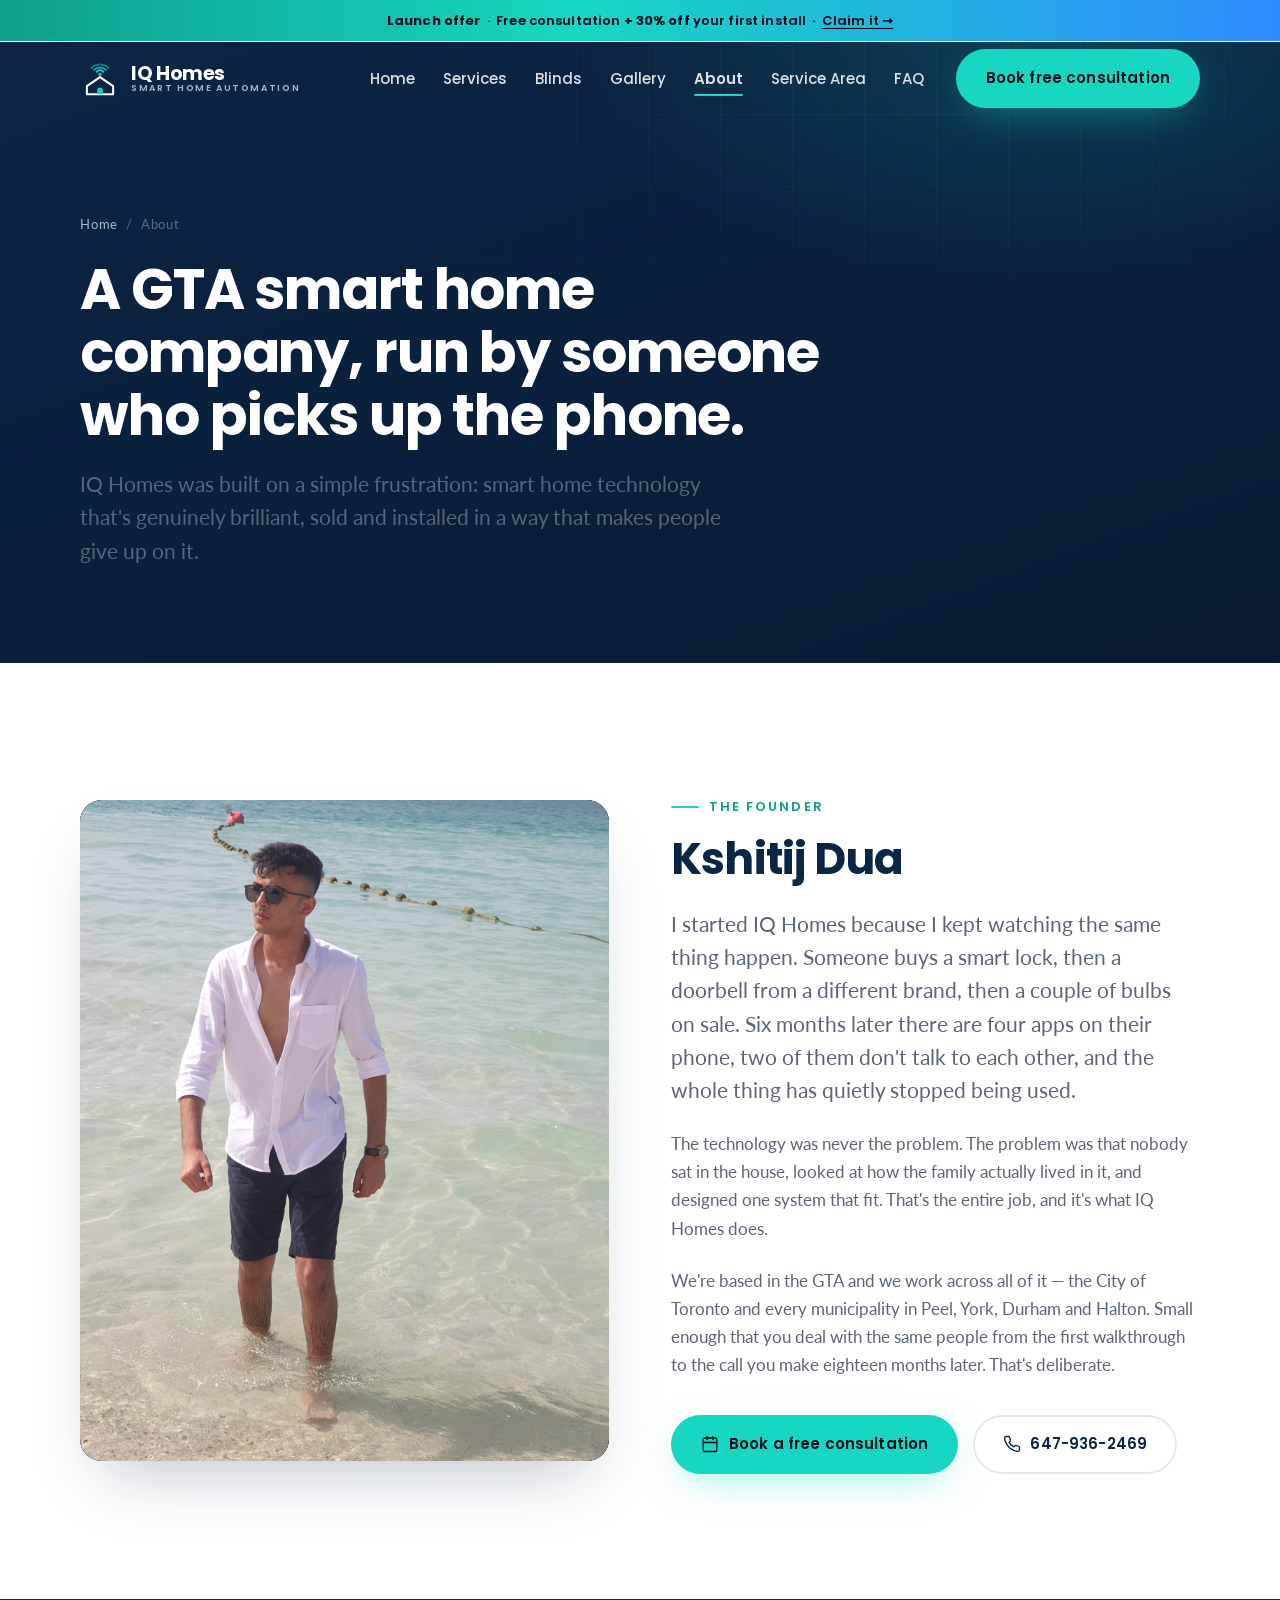
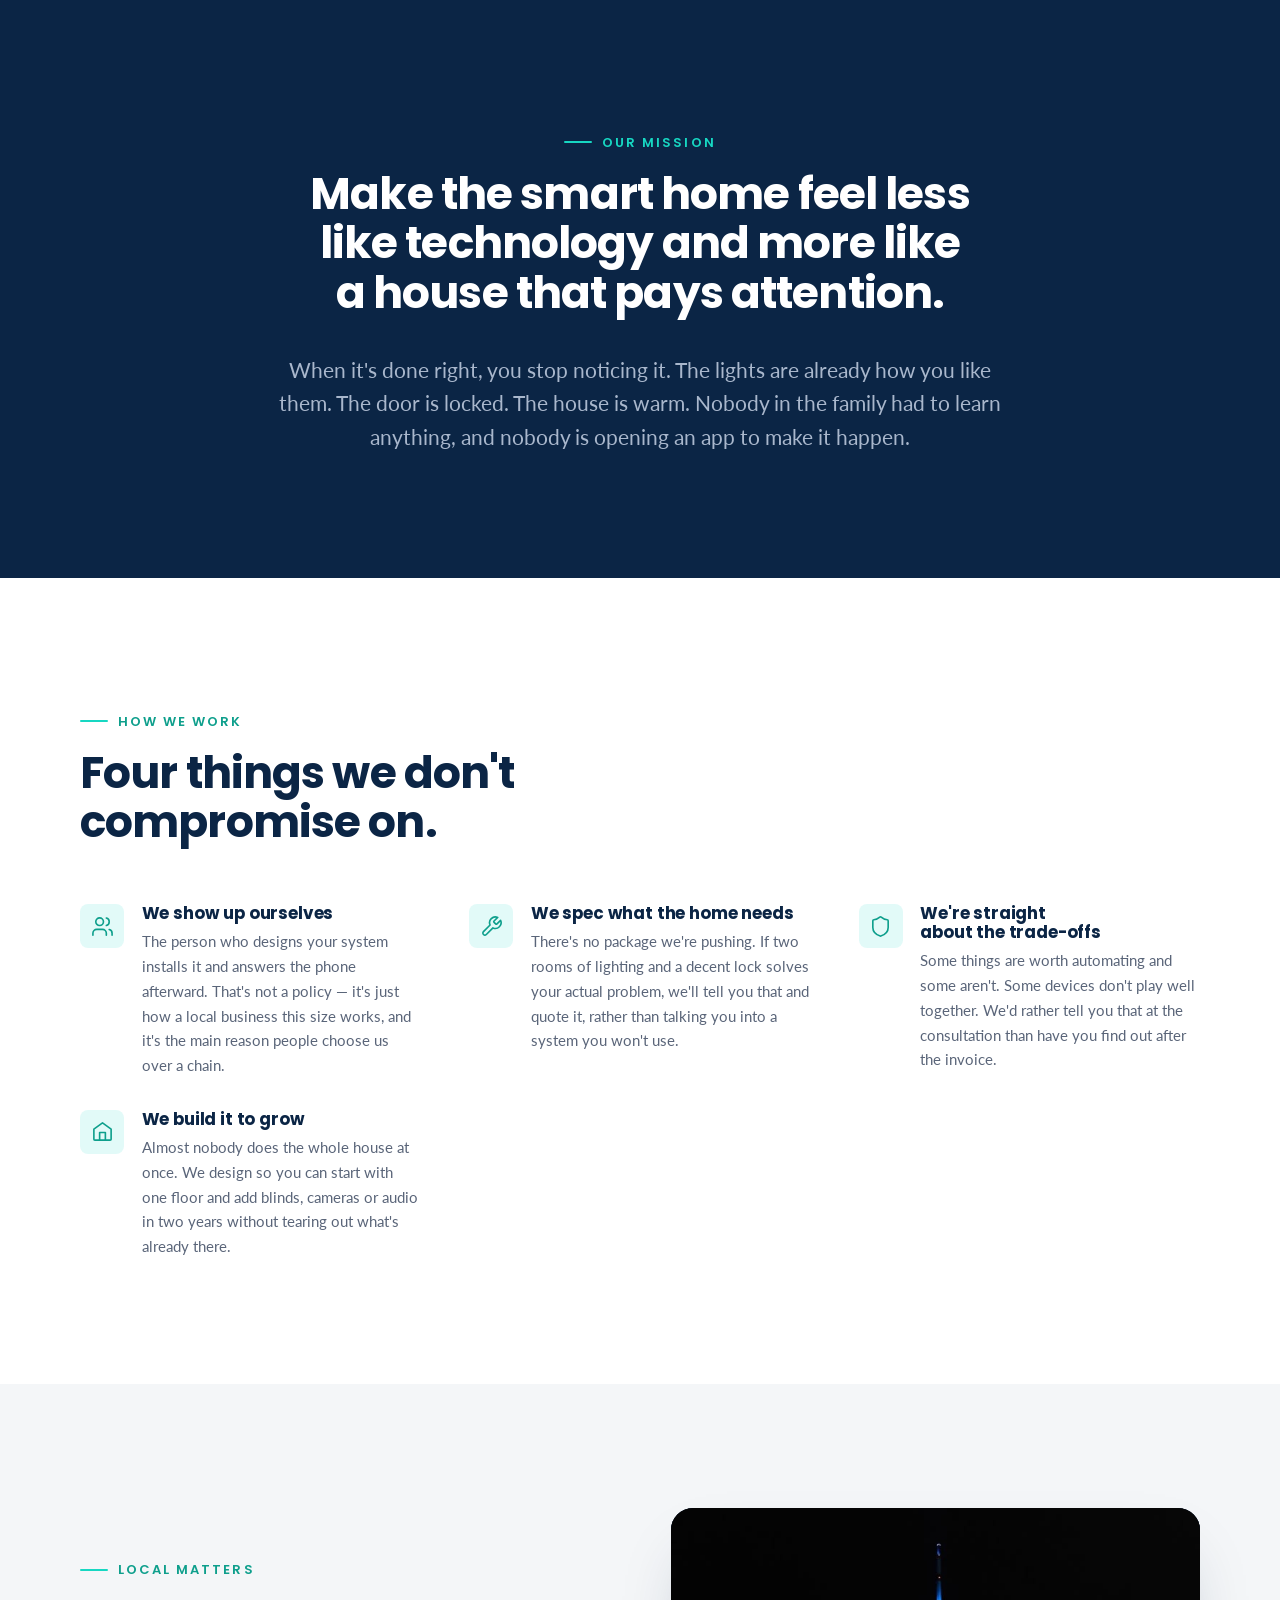
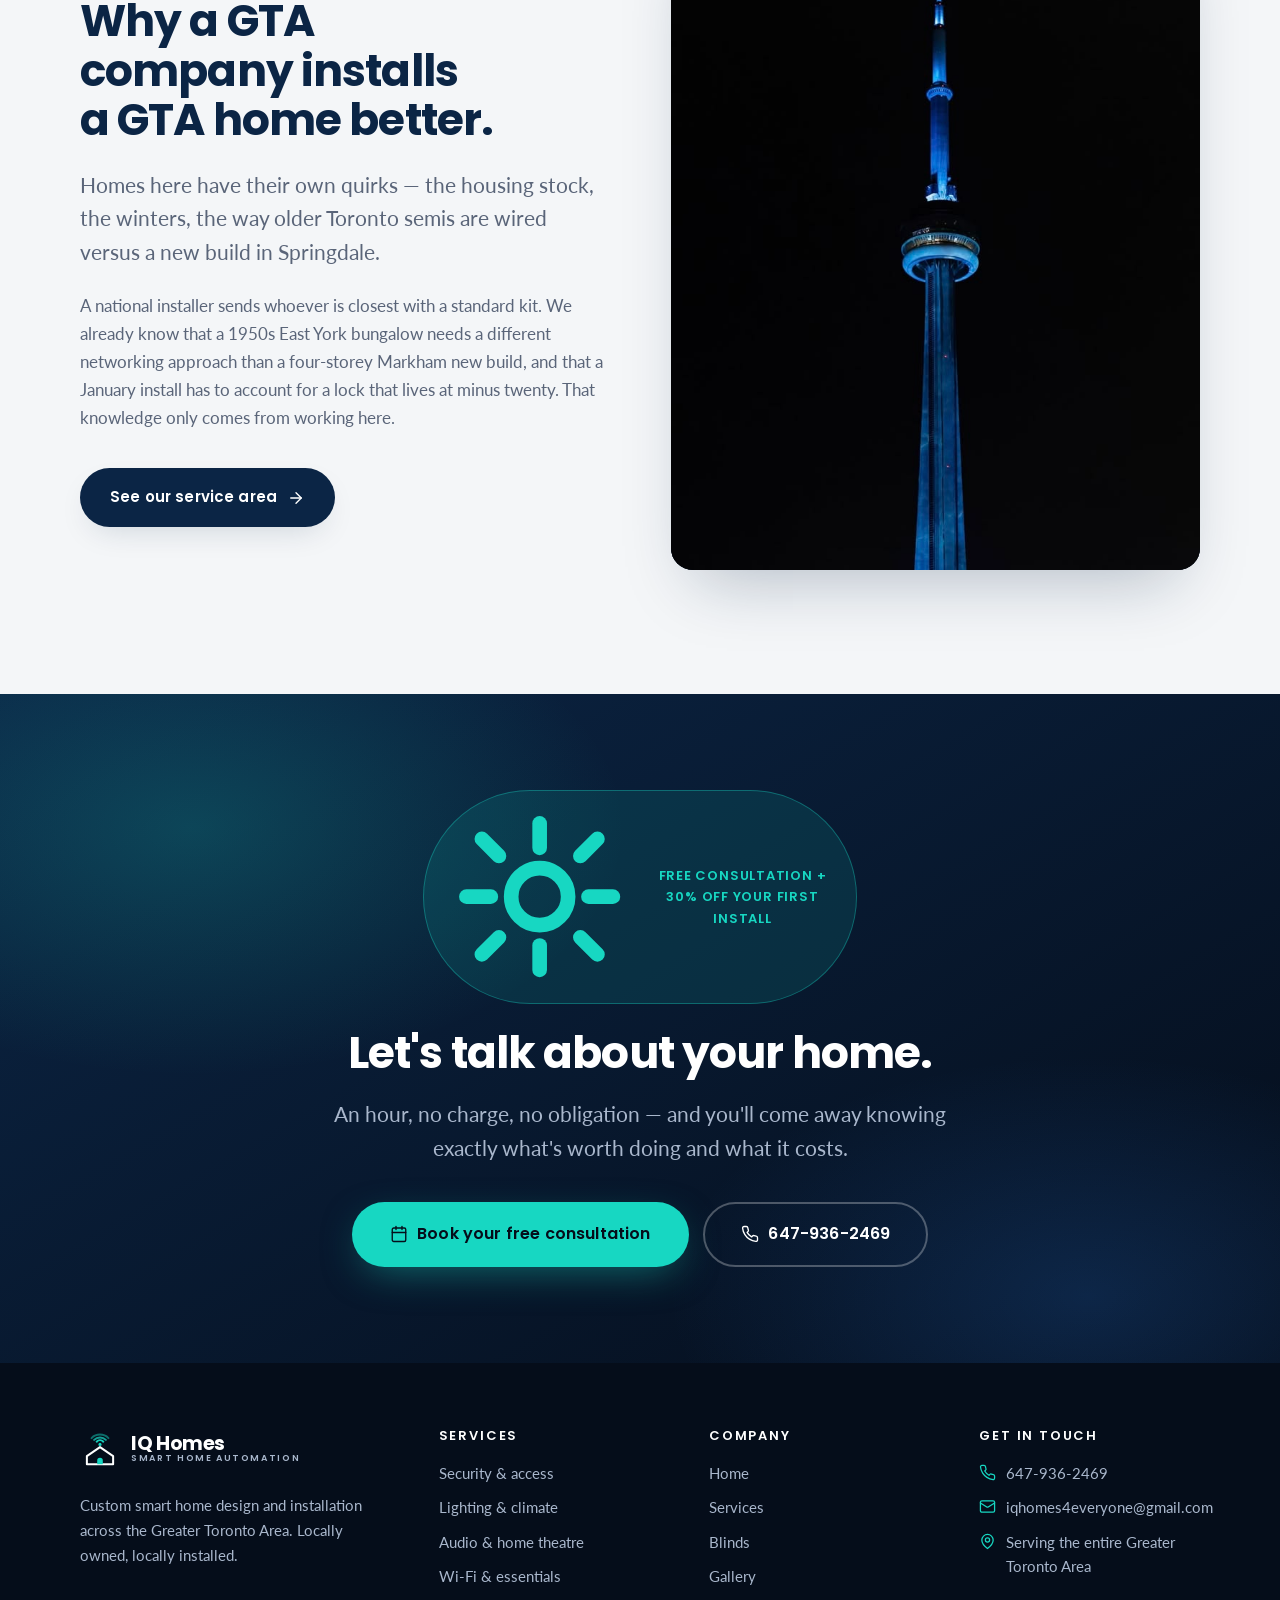
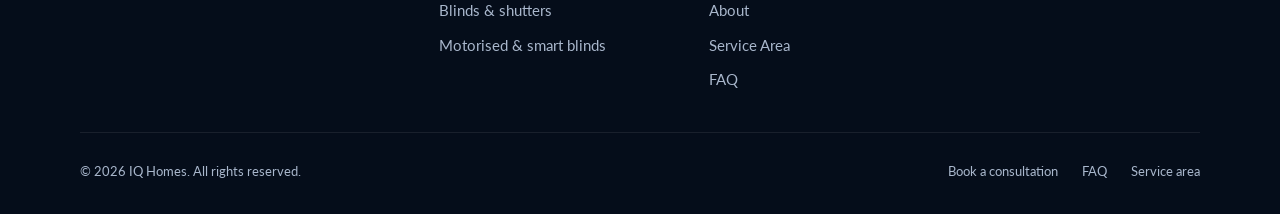
<file: about.html>
<!DOCTYPE html>
<html lang="en-CA">
<head>
  <meta charset="utf-8">
  <meta name="viewport" content="width=device-width, initial-scale=1">
  <title>About IQ Homes | Smart Home Automation Founded in the GTA</title>
  <meta name="description" content="IQ Homes is a locally owned smart home automation company serving the Greater Toronto Area. Founded by Kshitij Dua on the belief that a smart home should be designed, not assembled.">
  <link rel="canonical" href="https://www.iqhomes.ca/about.html">

  <meta property="og:type" content="website">
  <meta property="og:site_name" content="IQ Homes">
  <meta property="og:title" content="About IQ Homes | Smart Home Automation Founded in the GTA">
  <meta property="og:description" content="IQ Homes is a locally owned smart home automation company serving the Greater Toronto Area. Founded by Kshitij Dua on the belief that a smart home should be designed, not assembled.">
  <meta property="og:url" content="https://www.iqhomes.ca/about.html">
  <meta property="og:image" content="https://www.iqhomes.ca/assets/img/photos/hero-dusk-unlock.jpg">
  <meta property="og:locale" content="en_CA">
  <meta name="twitter:card" content="summary_large_image">
  <meta name="theme-color" content="#0B2545">

  <link rel="icon" href="assets/favicon.svg" type="image/svg+xml">
  <link rel="apple-touch-icon" href="assets/favicon.svg">

  <link rel="preconnect" href="https://fonts.googleapis.com">
  <link rel="preconnect" href="https://fonts.gstatic.com" crossorigin>
  <link href="https://fonts.googleapis.com/css2?family=Poppins:wght@500;600;700&family=Lato:wght@400;700&display=swap" rel="stylesheet">
  <link rel="stylesheet" href="assets/css/style.css">

  <script type="application/ld+json">{
  "@context": "https://schema.org",
  "@type": "HomeAndConstructionBusiness",
  "@id": "https://www.iqhomes.ca/#business",
  "name": "IQ Homes",
  "description": "Smart home automation design, sales and installation across the Greater Toronto Area.",
  "url": "https://www.iqhomes.ca",
  "telephone": "+16479362469",
  "email": "iqhomes4everyone@gmail.com",
  "founder": { "@type": "Person", "name": "Kshitij Dua" },
  "priceRange": "$$",
  "areaServed": [
    { "@type": "AdministrativeArea", "name": "Greater Toronto Area" },
    { "@type": "AdministrativeArea", "name": "Regional Municipality of Peel" },
    { "@type": "AdministrativeArea", "name": "Regional Municipality of York" },
    { "@type": "AdministrativeArea", "name": "Regional Municipality of Durham" },
    { "@type": "AdministrativeArea", "name": "Regional Municipality of Halton" },
    { "@type": "City", "name": "Toronto" },
    { "@type": "City", "name": "North York" },
    { "@type": "City", "name": "Scarborough" },
    { "@type": "City", "name": "Etobicoke" },
    { "@type": "City", "name": "East York" },
    { "@type": "City", "name": "York" },
    { "@type": "City", "name": "Mississauga" },
    { "@type": "City", "name": "Brampton" },
    { "@type": "City", "name": "Caledon" },
    { "@type": "City", "name": "Vaughan" },
    { "@type": "City", "name": "Markham" },
    { "@type": "City", "name": "Richmond Hill" },
    { "@type": "City", "name": "Newmarket" },
    { "@type": "City", "name": "Aurora" },
    { "@type": "City", "name": "King City" },
    { "@type": "City", "name": "Whitchurch-Stouffville" },
    { "@type": "City", "name": "East Gwillimbury" },
    { "@type": "City", "name": "Georgina" },
    { "@type": "City", "name": "Pickering" },
    { "@type": "City", "name": "Ajax" },
    { "@type": "City", "name": "Whitby" },
    { "@type": "City", "name": "Oshawa" },
    { "@type": "City", "name": "Clarington" },
    { "@type": "City", "name": "Uxbridge" },
    { "@type": "City", "name": "Scugog" },
    { "@type": "City", "name": "Brock" },
    { "@type": "City", "name": "Oakville" },
    { "@type": "City", "name": "Burlington" },
    { "@type": "City", "name": "Milton" },
    { "@type": "City", "name": "Halton Hills" }
  ],
  "address": {
    "@type": "PostalAddress",
    "addressRegion": "ON",
    "addressCountry": "CA"
  },
  "makesOffer": {
    "@type": "Offer",
    "name": "Free consultation + 30% off first install",
    "description": "New customers receive a free in-home smart home consultation and 30% off their first installation."
  }
}</script>
</head>
<body>
  <a class="skip-link" href="#main">Skip to content</a>

  <div class="offer-bar">
    <div class="container">
      <strong>Launch offer</strong> &nbsp;·&nbsp; Free consultation <strong>+ 30% off</strong> your first install &nbsp;·&nbsp;
      <a href="contact.html">Claim it&nbsp;&rarr;</a>
    </div>
  </div>

  <header class="site-header site-header--over-hero" data-header>
    <div class="container header-inner">
      <a class="logo" href="index.html" aria-label="IQ Homes — home">
        <svg viewBox="0 0 64 64" role="img" aria-label="IQ Homes logo" focusable="false">
  <g fill="none" stroke="currentColor" stroke-width="3.2" stroke-linecap="round" stroke-linejoin="round">
    <path d="M32 29 53 43.5V56.5H11V43.5Z"/>
  </g>
  <g fill="none" stroke="var(--logo-accent, #17D7C2)" stroke-width="3.2" stroke-linecap="round">
    <path d="M26.68 20.27a7.6 7.6 0 0 1 10.64 0" opacity=".95"/>
    <path d="M22.58 17.40a13.4 13.4 0 0 1 18.84 0" opacity=".72"/>
    <path d="M18.49 14.54a19.2 19.2 0 0 1 27.02 0" opacity=".48"/>
  </g>
  <circle cx="32" cy="24.6" r="2.5" fill="var(--logo-accent, #17D7C2)"/>
  <path d="M27.5 56.5V50.6a4.5 4.5 0 0 1 9 0v5.9Z" fill="var(--logo-accent, #17D7C2)"/>
</svg>
        <span class="logo-wordmark">
          <span class="logo-text">IQ Homes</span>
          <span class="logo-sub">Smart Home Automation</span>
        </span>
      </a>

      <button class="nav-toggle" data-nav-toggle aria-expanded="false" aria-controls="site-nav" aria-label="Menu">
        <svg class="icon-open" viewBox="0 0 24 24" fill="none" stroke="currentColor" stroke-width="1.8" stroke-linecap="round" stroke-linejoin="round" aria-hidden="true" focusable="false"><path d="M3 6h18"/><path d="M3 12h18"/><path d="M3 18h18"/></svg>
        <svg class="icon-close" viewBox="0 0 24 24" fill="none" stroke="currentColor" stroke-width="1.8" stroke-linecap="round" stroke-linejoin="round" aria-hidden="true" focusable="false"><path d="M18 6 6 18"/><path d="m6 6 12 12"/></svg>
      </button>

      <nav class="nav" id="site-nav" data-nav aria-label="Main">
        <ul class="nav-list">
            <li><a class="nav-link" href="index.html">Home</a></li>
            <li><a class="nav-link" href="services.html">Services</a></li>
            <li><a class="nav-link" href="blinds.html">Blinds</a></li>
            <li><a class="nav-link" href="gallery.html">Gallery</a></li>
            <li><a class="nav-link" href="about.html" aria-current="page">About</a></li>
            <li><a class="nav-link" href="service-area.html">Service Area</a></li>
            <li><a class="nav-link" href="faq.html">FAQ</a></li>
            </ul>
        <a class="btn btn--primary" href="contact.html">Book free consultation</a>
      </nav>
    </div>
  </header>

  <main id="main">
    <section class="page-hero">
      <div class="container">
        <nav class="breadcrumb" aria-label="Breadcrumb">
          <a href="index.html">Home</a> <span>/</span> <span>About</span>
        </nav>
        <h1>A GTA smart home company, run by someone who picks up the phone.</h1>
        <p class="lead">IQ Homes was built on a simple frustration: smart home technology that's genuinely brilliant, sold and installed in a way that makes people give up on it.</p>
      </div>
    </section>

    <section class="section">
      <div class="container">
        <div class="split">
          <div class="split-media reveal">
            <div class="img-slot">
            <svg viewBox="0 0 24 24" fill="none" stroke="currentColor" stroke-width="1.8" stroke-linecap="round" stroke-linejoin="round" aria-hidden="true" focusable="false"><rect x="3" y="3" width="18" height="18" rx="2"/><circle cx="9" cy="9" r="2"/><path d="m21 15-3.09-3.09a2 2 0 0 0-2.82 0L6 21"/></svg>
            <b>Founder portrait</b>
            <span>Drop a photo of Kshitij at assets/img/photos/founder.jpg</span>
            <img src="assets/img/photos/founder.jpeg" alt="Kshitij Dua, founder of IQ Homes" loading="lazy" decoding="async" onerror="this.remove()">
          </div>
          </div>
          <div>
            <span class="eyebrow">The founder</span>
            <h2>Kshitij Dua</h2>
            <p class="lead mt-2">
              I started IQ Homes because I kept watching the same thing happen. Someone buys a smart lock,
              then a doorbell from a different brand, then a couple of bulbs on sale. Six months later
              there are four apps on their phone, two of them don't talk to each other, and the whole
              thing has quietly stopped being used.
            </p>
            <p class="mt-2 text-muted">
              The technology was never the problem. The problem was that nobody sat in the house, looked
              at how the family actually lived in it, and designed one system that fit. That's the entire
              job, and it's what IQ Homes does.
            </p>
            <p class="mt-2 text-muted">
              We're based in the GTA and we work across all of it — the City of Toronto and every
              municipality in Peel, York, Durham and Halton. Small enough that you deal with the same
              people from the first walkthrough to the call you make eighteen months later. That's
              deliberate.
            </p>
            <div class="btn-row mt-3">
              <a class="btn btn--primary" href="contact.html"><svg viewBox="0 0 24 24" fill="none" stroke="currentColor" stroke-width="1.8" stroke-linecap="round" stroke-linejoin="round" aria-hidden="true" focusable="false"><rect x="3" y="4" width="18" height="18" rx="2"/><path d="M16 2v4"/><path d="M8 2v4"/><path d="M3 10h18"/></svg> Book a free consultation</a>
              <a class="btn btn--ghost" href="tel:+16479362469"><svg viewBox="0 0 24 24" fill="none" stroke="currentColor" stroke-width="1.8" stroke-linecap="round" stroke-linejoin="round" aria-hidden="true" focusable="false"><path d="M22 16.92v3a2 2 0 0 1-2.18 2 19.8 19.8 0 0 1-8.63-3.07 19.5 19.5 0 0 1-6-6A19.8 19.8 0 0 1 2.12 4.18 2 2 0 0 1 4.11 2h3a2 2 0 0 1 2 1.72c.13.96.36 1.9.7 2.81a2 2 0 0 1-.45 2.11L8.1 9.9a16 16 0 0 0 6 6l1.26-1.26a2 2 0 0 1 2.11-.45c.9.34 1.85.57 2.81.7A2 2 0 0 1 22 16.92Z"/></svg> 647-936-2469</a>
            </div>
          </div>
        </div>
      </div>
    </section>

    <section class="section on-dark">
      <div class="container container--narrow text-center">
        <span class="eyebrow">Our mission</span>
        <h2>Make the smart home feel less like technology and more like a house that pays attention.</h2>
        <p class="lead mt-3">
          When it's done right, you stop noticing it. The lights are already how you like them. The door
          is locked. The house is warm. Nobody in the family had to learn anything, and nobody is
          opening an app to make it happen.
        </p>
      </div>
    </section>

    <section class="section">
      <div class="container">
        <div class="section-head">
          <span class="eyebrow">How we work</span>
          <h2>Four things we don't compromise on.</h2>
        </div>
        <div class="grid grid--2" style="gap:2rem 3rem">
          <div class="feature reveal" data-delay="1">
            <span class="feature-icon"><svg viewBox="0 0 24 24" fill="none" stroke="currentColor" stroke-width="1.8" stroke-linecap="round" stroke-linejoin="round" aria-hidden="true" focusable="false"><path d="M16 21v-2a4 4 0 0 0-4-4H6a4 4 0 0 0-4 4v2"/><circle cx="9" cy="7" r="4"/><path d="M22 21v-2a4 4 0 0 0-3-3.87"/><path d="M16 3.13a4 4 0 0 1 0 7.75"/></svg></span>
            <div><h3>We show up ourselves</h3><p>The person who designs your system installs it and answers the phone afterward. That's not a policy — it's just how a local business this size works, and it's the main reason people choose us over a chain.</p></div>
          </div>
          <div class="feature reveal" data-delay="2">
            <span class="feature-icon"><svg viewBox="0 0 24 24" fill="none" stroke="currentColor" stroke-width="1.8" stroke-linecap="round" stroke-linejoin="round" aria-hidden="true" focusable="false"><path d="M14.7 6.3a1 1 0 0 0 0 1.4l1.6 1.6a1 1 0 0 0 1.4 0l3.77-3.77a6 6 0 0 1-7.94 7.94l-6.91 6.91a2.12 2.12 0 0 1-3-3l6.91-6.91a6 6 0 0 1 7.94-7.94l-3.76 3.76Z"/></svg></span>
            <div><h3>We spec what the home needs</h3><p>There's no package we're pushing. If two rooms of lighting and a decent lock solves your actual problem, we'll tell you that and quote it, rather than talking you into a system you won't use.</p></div>
          </div>
          <div class="feature reveal" data-delay="3">
            <span class="feature-icon"><svg viewBox="0 0 24 24" fill="none" stroke="currentColor" stroke-width="1.8" stroke-linecap="round" stroke-linejoin="round" aria-hidden="true" focusable="false"><path d="M20 13c0 5-3.5 7.5-7.66 8.95a1 1 0 0 1-.67-.01C7.5 20.5 4 18 4 13V6a1 1 0 0 1 1-1c2 0 4.5-1.2 6.24-2.72a1.17 1.17 0 0 1 1.52 0C14.51 3.81 17 5 19 5a1 1 0 0 1 1 1Z"/></svg></span>
            <div><h3>We're straight about the trade-offs</h3><p>Some things are worth automating and some aren't. Some devices don't play well together. We'd rather tell you that at the consultation than have you find out after the invoice.</p></div>
          </div>
          <div class="feature reveal" data-delay="4">
            <span class="feature-icon"><svg viewBox="0 0 24 24" fill="none" stroke="currentColor" stroke-width="1.8" stroke-linecap="round" stroke-linejoin="round" aria-hidden="true" focusable="false"><path d="M3 9.5 12 3l9 6.5V20a1 1 0 0 1-1 1H4a1 1 0 0 1-1-1Z"/><path d="M9 21v-8h6v8"/></svg></span>
            <div><h3>We build it to grow</h3><p>Almost nobody does the whole house at once. We design so you can start with one floor and add blinds, cameras or audio in two years without tearing out what's already there.</p></div>
          </div>
          
        </div>
      </div>
    </section>

    <section class="section section--alt">
      <div class="container">
        <div class="split split--reverse">
          <div class="split-media reveal">
            <div class="img-slot">
            <svg viewBox="0 0 24 24" fill="none" stroke="currentColor" stroke-width="1.8" stroke-linecap="round" stroke-linejoin="round" aria-hidden="true" focusable="false"><rect x="3" y="3" width="18" height="18" rx="2"/><circle cx="9" cy="9" r="2"/><path d="m21 15-3.09-3.09a2 2 0 0 0-2.82 0L6 21"/></svg>
            <b>GTA neighbourhood</b>
            <span>assets/img/photos/gta-street-daytime.jpg — run fetch-brand-assets.sh</span>
            <img src="assets/img/photos/iceman.jpg" alt="A suburban street in the Greater Toronto Area" loading="lazy" decoding="async" onerror="this.remove()">
          </div>
          </div>
          <div>
            <span class="eyebrow">Local matters</span>
            <h2>Why a GTA company installs a GTA home better.</h2>
            <p class="lead mt-2">
              Homes here have their own quirks — the housing stock, the winters, the way older Toronto
              semis are wired versus a new build in Springdale.
            </p>
            <p class="mt-2 text-muted">
              A national installer sends whoever is closest with a standard kit. We already know that a
              1950s East York bungalow needs a different networking approach than a four-storey Markham
              new build, and that a January install has to account for a lock that lives at minus twenty.
              That knowledge only comes from working here.
            </p>
            <div class="btn-row mt-3">
              <a class="btn btn--dark" href="service-area.html">See our service area <svg viewBox="0 0 24 24" fill="none" stroke="currentColor" stroke-width="1.8" stroke-linecap="round" stroke-linejoin="round" aria-hidden="true" focusable="false"><path d="M5 12h14"/><path d="m12 5 7 7-7 7"/></svg></a>
            </div>
          </div>
        </div>
      </div>
    </section>

  <section class="cta-band">
    <div class="container">
      <span class="cta-offer"><svg viewBox="0 0 24 24" fill="none" stroke="currentColor" stroke-width="1.8" stroke-linecap="round" stroke-linejoin="round" aria-hidden="true" focusable="false"><path d="M12 3v3"/><path d="M12 18v3"/><path d="M4.9 4.9 7 7"/><path d="m17 17 2.1 2.1"/><path d="M3 12h3"/><path d="M18 12h3"/><path d="M4.9 19.1 7 17"/><path d="m17 7 2.1-2.1"/><circle cx="12" cy="12" r="3.5"/></svg> Free consultation + 30% off your first install</span>
      <h2>Let's talk about your home.</h2>
      <p>An hour, no charge, no obligation — and you'll come away knowing exactly what's worth doing and what it costs.</p>
      <div class="btn-row">
        <a class="btn btn--primary btn--lg" href="contact.html"><svg viewBox="0 0 24 24" fill="none" stroke="currentColor" stroke-width="1.8" stroke-linecap="round" stroke-linejoin="round" aria-hidden="true" focusable="false"><rect x="3" y="4" width="18" height="18" rx="2"/><path d="M16 2v4"/><path d="M8 2v4"/><path d="M3 10h18"/></svg> Book your free consultation</a>
        <a class="btn btn--ghost-light btn--lg" href="tel:+16479362469"><svg viewBox="0 0 24 24" fill="none" stroke="currentColor" stroke-width="1.8" stroke-linecap="round" stroke-linejoin="round" aria-hidden="true" focusable="false"><path d="M22 16.92v3a2 2 0 0 1-2.18 2 19.8 19.8 0 0 1-8.63-3.07 19.5 19.5 0 0 1-6-6A19.8 19.8 0 0 1 2.12 4.18 2 2 0 0 1 4.11 2h3a2 2 0 0 1 2 1.72c.13.96.36 1.9.7 2.81a2 2 0 0 1-.45 2.11L8.1 9.9a16 16 0 0 0 6 6l1.26-1.26a2 2 0 0 1 2.11-.45c.9.34 1.85.57 2.81.7A2 2 0 0 1 22 16.92Z"/></svg> 647-936-2469</a>
      </div>
    </div>
  </section>
  </main>

  <footer class="site-footer">
    <div class="container">
      <div class="footer-grid">
        <div class="footer-about">
          <a class="logo" href="index.html" aria-label="IQ Homes — home">
        <svg viewBox="0 0 64 64" role="img" aria-label="IQ Homes logo" focusable="false">
  <g fill="none" stroke="currentColor" stroke-width="3.2" stroke-linecap="round" stroke-linejoin="round">
    <path d="M32 29 53 43.5V56.5H11V43.5Z"/>
  </g>
  <g fill="none" stroke="var(--logo-accent, #17D7C2)" stroke-width="3.2" stroke-linecap="round">
    <path d="M26.68 20.27a7.6 7.6 0 0 1 10.64 0" opacity=".95"/>
    <path d="M22.58 17.40a13.4 13.4 0 0 1 18.84 0" opacity=".72"/>
    <path d="M18.49 14.54a19.2 19.2 0 0 1 27.02 0" opacity=".48"/>
  </g>
  <circle cx="32" cy="24.6" r="2.5" fill="var(--logo-accent, #17D7C2)"/>
  <path d="M27.5 56.5V50.6a4.5 4.5 0 0 1 9 0v5.9Z" fill="var(--logo-accent, #17D7C2)"/>
</svg>
        <span class="logo-wordmark">
          <span class="logo-text">IQ Homes</span>
          <span class="logo-sub">Smart Home Automation</span>
        </span>
      </a>
          <p>Custom smart home design and installation across the Greater Toronto Area. Locally owned, locally installed.</p>
        </div>

        <div class="footer-col">
          <h4>Services</h4>
          <ul><li><a href="services.html#security">Security & access</a></li><li><a href="services.html#comfort">Lighting & climate</a></li><li><a href="services.html#entertainment">Audio & home theatre</a></li><li><a href="services.html#essentials">Wi-Fi & essentials</a></li><li><a href="blinds.html">Blinds &amp; shutters</a></li><li><a href="blinds.html#motorised">Motorised &amp; smart blinds</a></li></ul>
        </div>

        <div class="footer-col">
          <h4>Company</h4>
          <ul><li><a href="index.html">Home</a></li><li><a href="services.html">Services</a></li><li><a href="blinds.html">Blinds</a></li><li><a href="gallery.html">Gallery</a></li><li><a href="about.html">About</a></li><li><a href="service-area.html">Service Area</a></li><li><a href="faq.html">FAQ</a></li></ul>
        </div>

        <div class="footer-col">
          <h4>Get in touch</h4>
          <ul class="footer-contact">
            <li><svg viewBox="0 0 24 24" fill="none" stroke="currentColor" stroke-width="1.8" stroke-linecap="round" stroke-linejoin="round" aria-hidden="true" focusable="false"><path d="M22 16.92v3a2 2 0 0 1-2.18 2 19.8 19.8 0 0 1-8.63-3.07 19.5 19.5 0 0 1-6-6A19.8 19.8 0 0 1 2.12 4.18 2 2 0 0 1 4.11 2h3a2 2 0 0 1 2 1.72c.13.96.36 1.9.7 2.81a2 2 0 0 1-.45 2.11L8.1 9.9a16 16 0 0 0 6 6l1.26-1.26a2 2 0 0 1 2.11-.45c.9.34 1.85.57 2.81.7A2 2 0 0 1 22 16.92Z"/></svg><a href="tel:+16479362469">647-936-2469</a></li>
            <li><svg viewBox="0 0 24 24" fill="none" stroke="currentColor" stroke-width="1.8" stroke-linecap="round" stroke-linejoin="round" aria-hidden="true" focusable="false"><rect x="2" y="4" width="20" height="16" rx="2"/><path d="m22 7-8.97 5.7a1.94 1.94 0 0 1-2.06 0L2 7"/></svg><a href="mailto:iqhomes4everyone@gmail.com">iqhomes4everyone@gmail.com</a></li>
            <li><svg viewBox="0 0 24 24" fill="none" stroke="currentColor" stroke-width="1.8" stroke-linecap="round" stroke-linejoin="round" aria-hidden="true" focusable="false"><path d="M20 10c0 6-8 12-8 12s-8-6-8-12a8 8 0 0 1 16 0Z"/><circle cx="12" cy="10" r="3"/></svg><span>Serving the entire Greater<br>Toronto Area</span></li>
          </ul>
        </div>
      </div>

      <div class="footer-bottom">
        <p>&copy; <span data-year>2026</span> IQ Homes. All rights reserved.</p>
        <nav aria-label="Footer">
          <a href="contact.html">Book a consultation</a>
          <a href="faq.html">FAQ</a>
          <a href="service-area.html">Service area</a>
        </nav>
      </div>
    </div>
  </footer>

  <script type="importmap">
  { "imports": { "three": "./assets/js/vendor/three.module.js" } }
  </script>
  <script type="module" src="assets/js/main.js"></script>
</body>
</html>
</file>
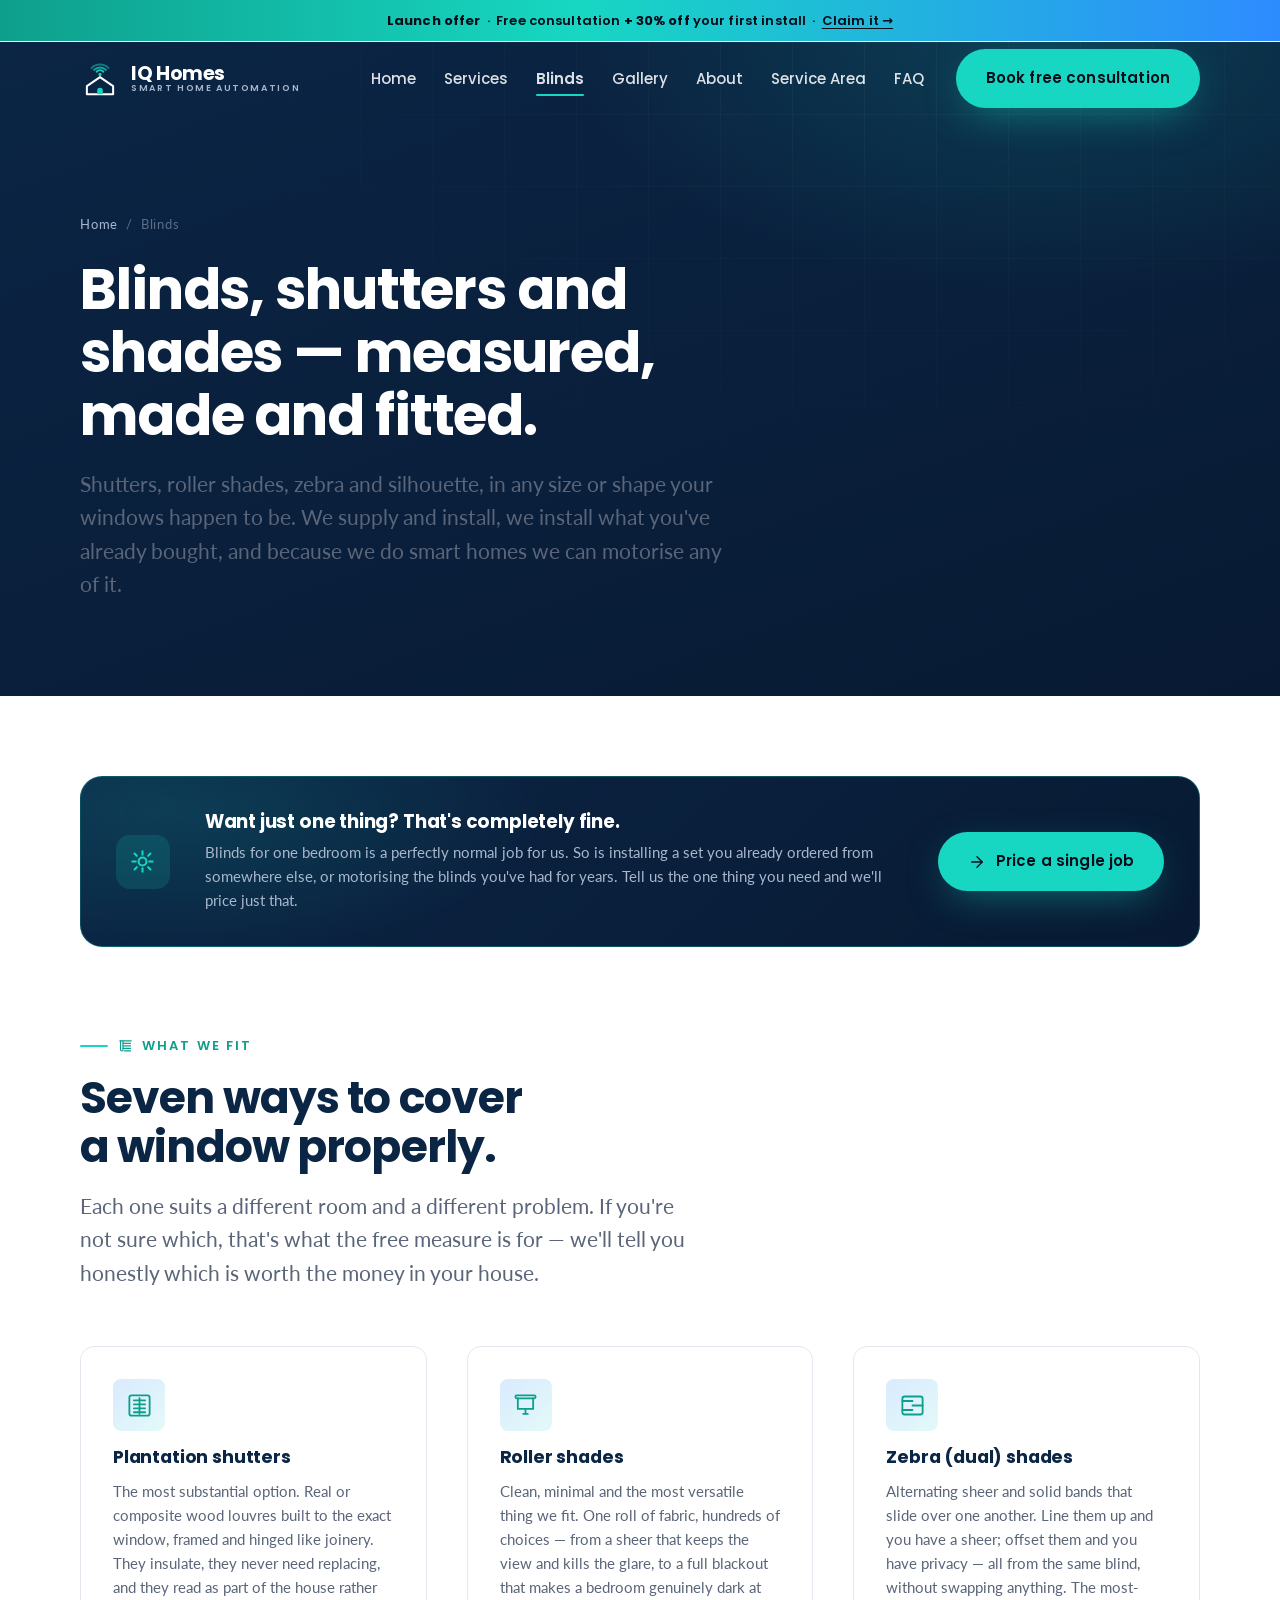
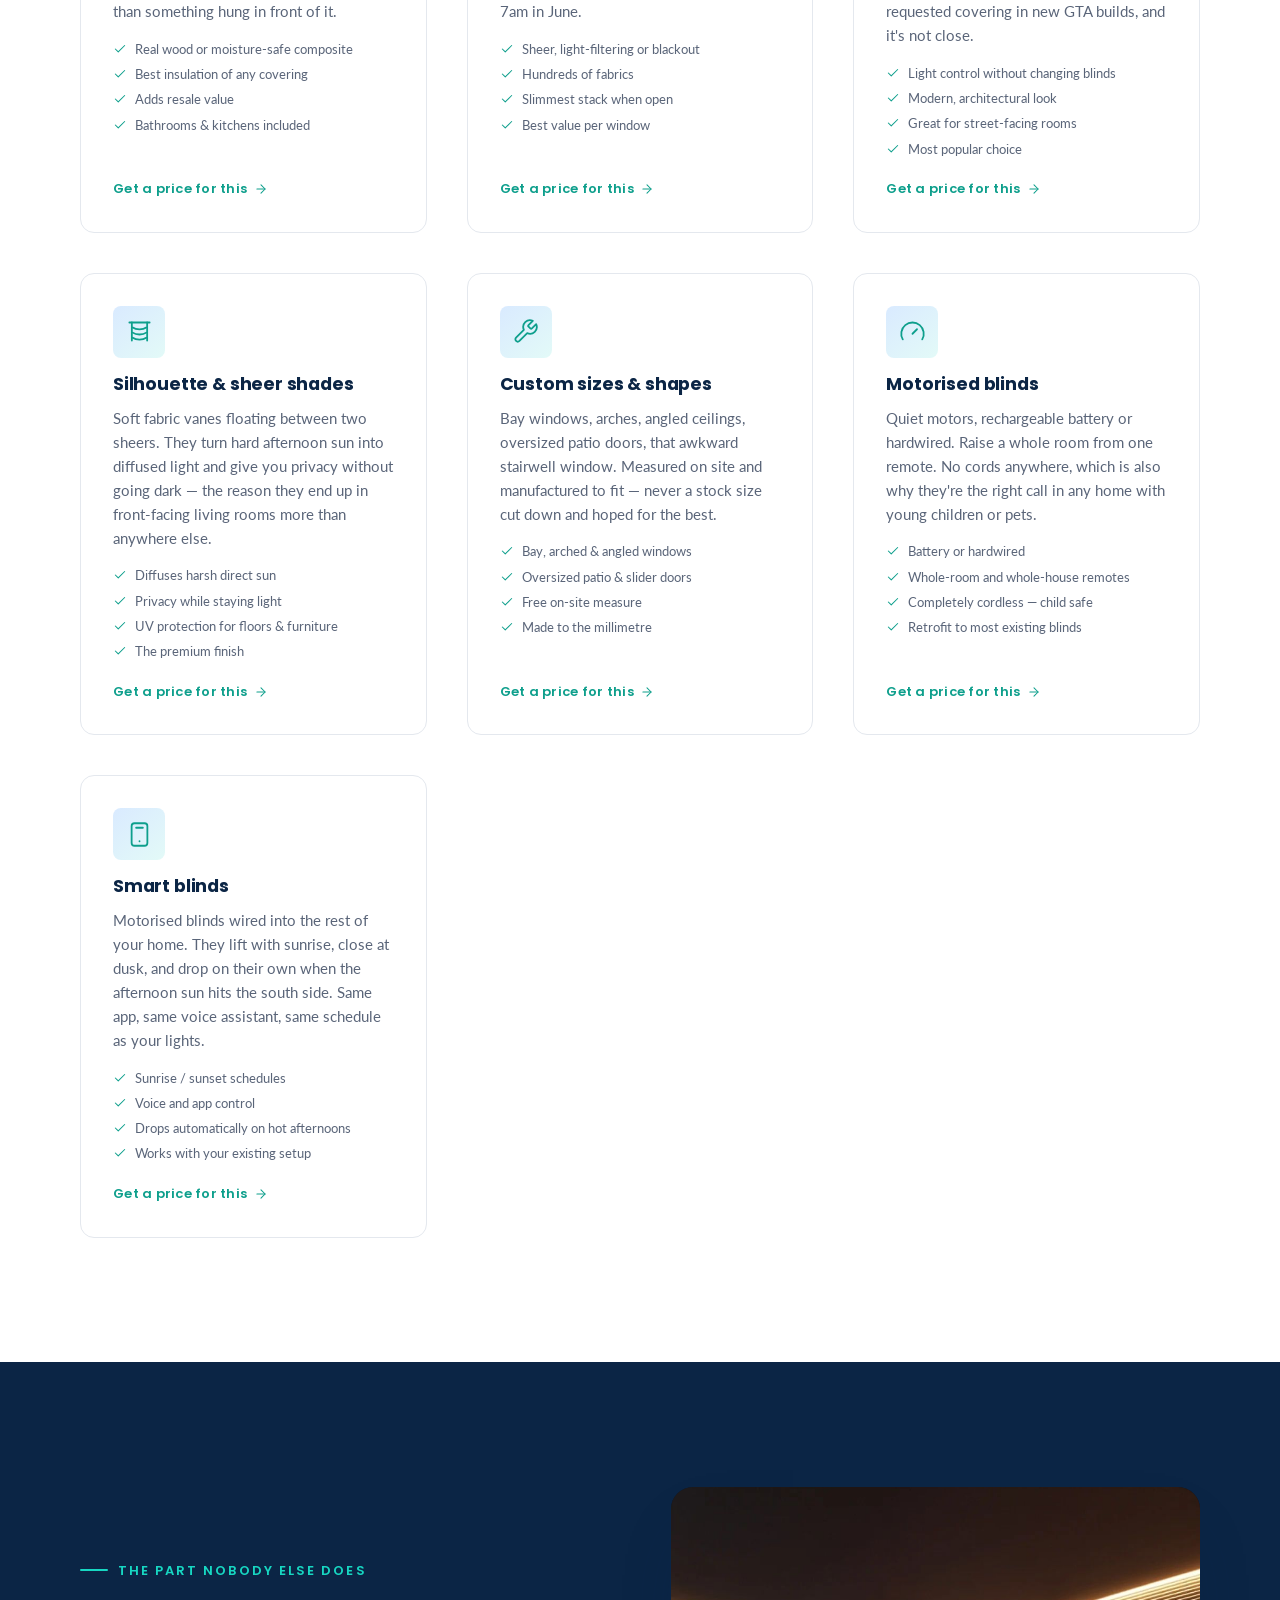
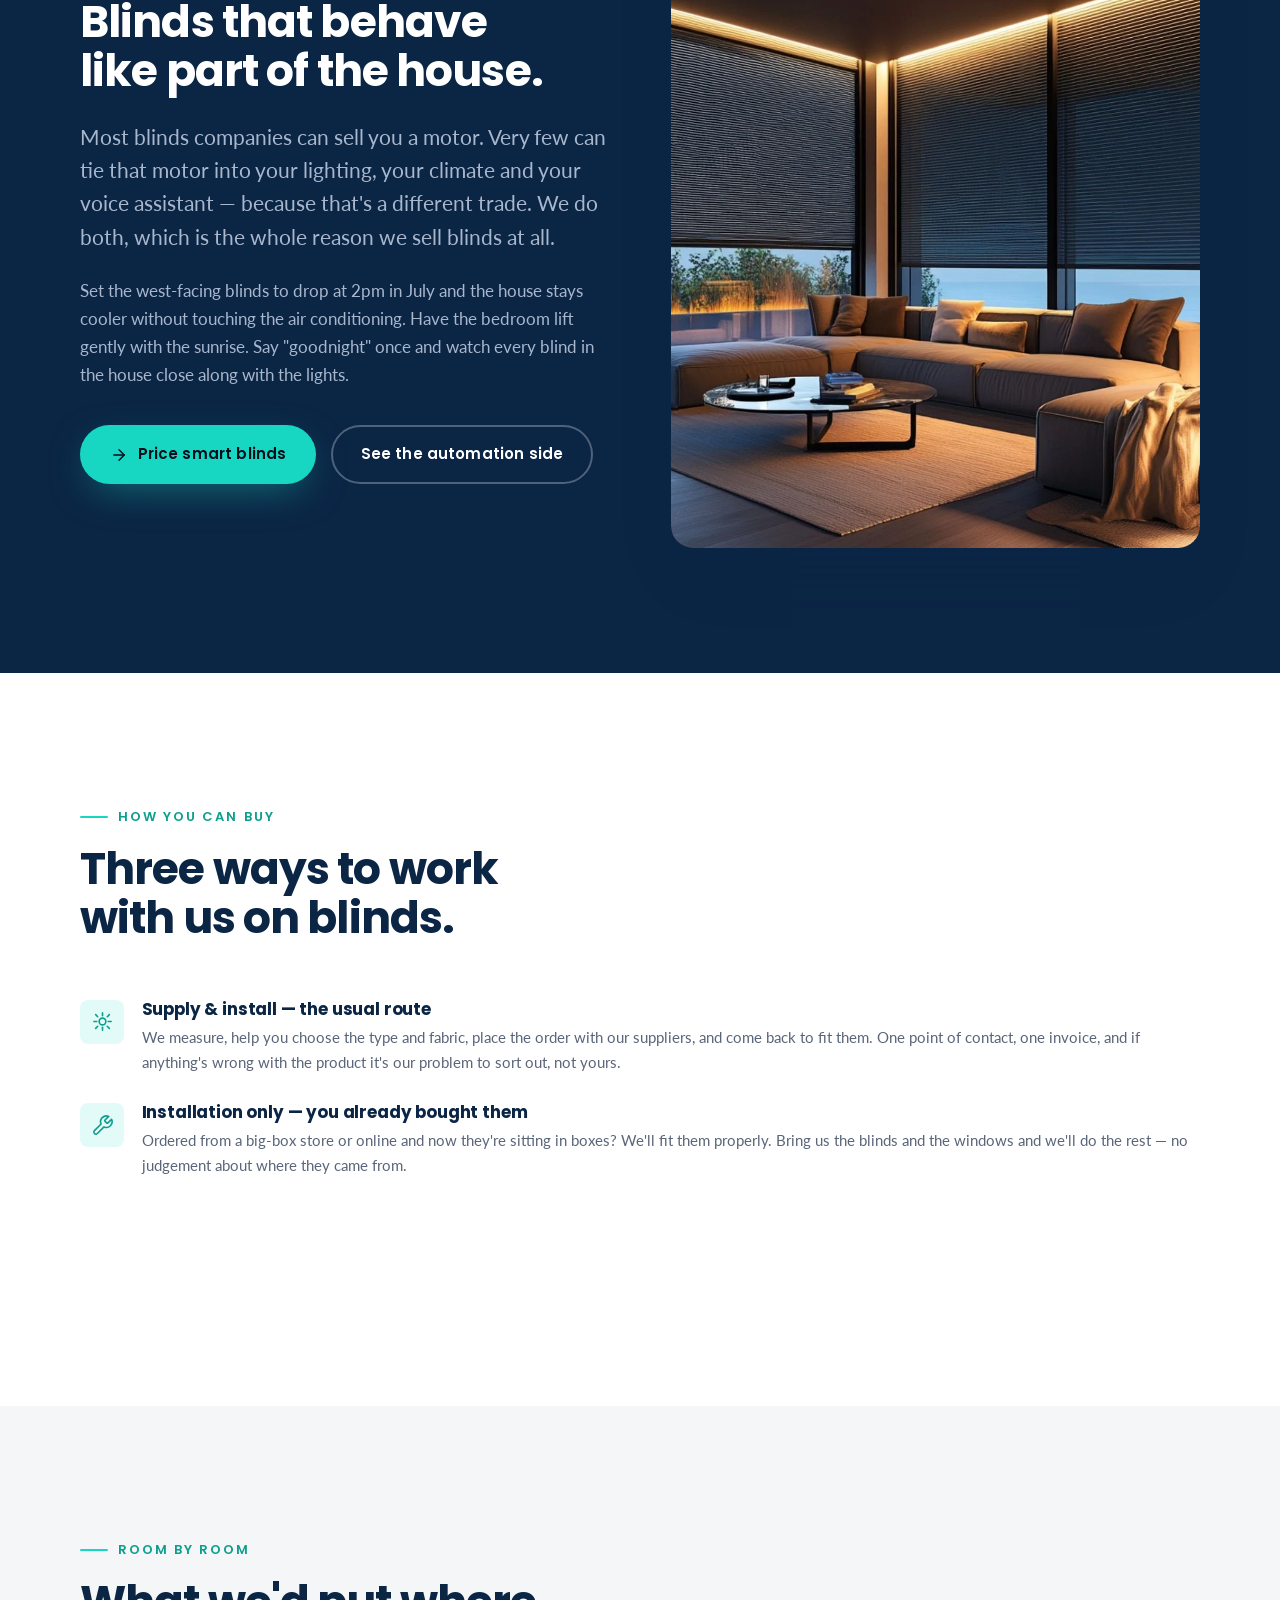
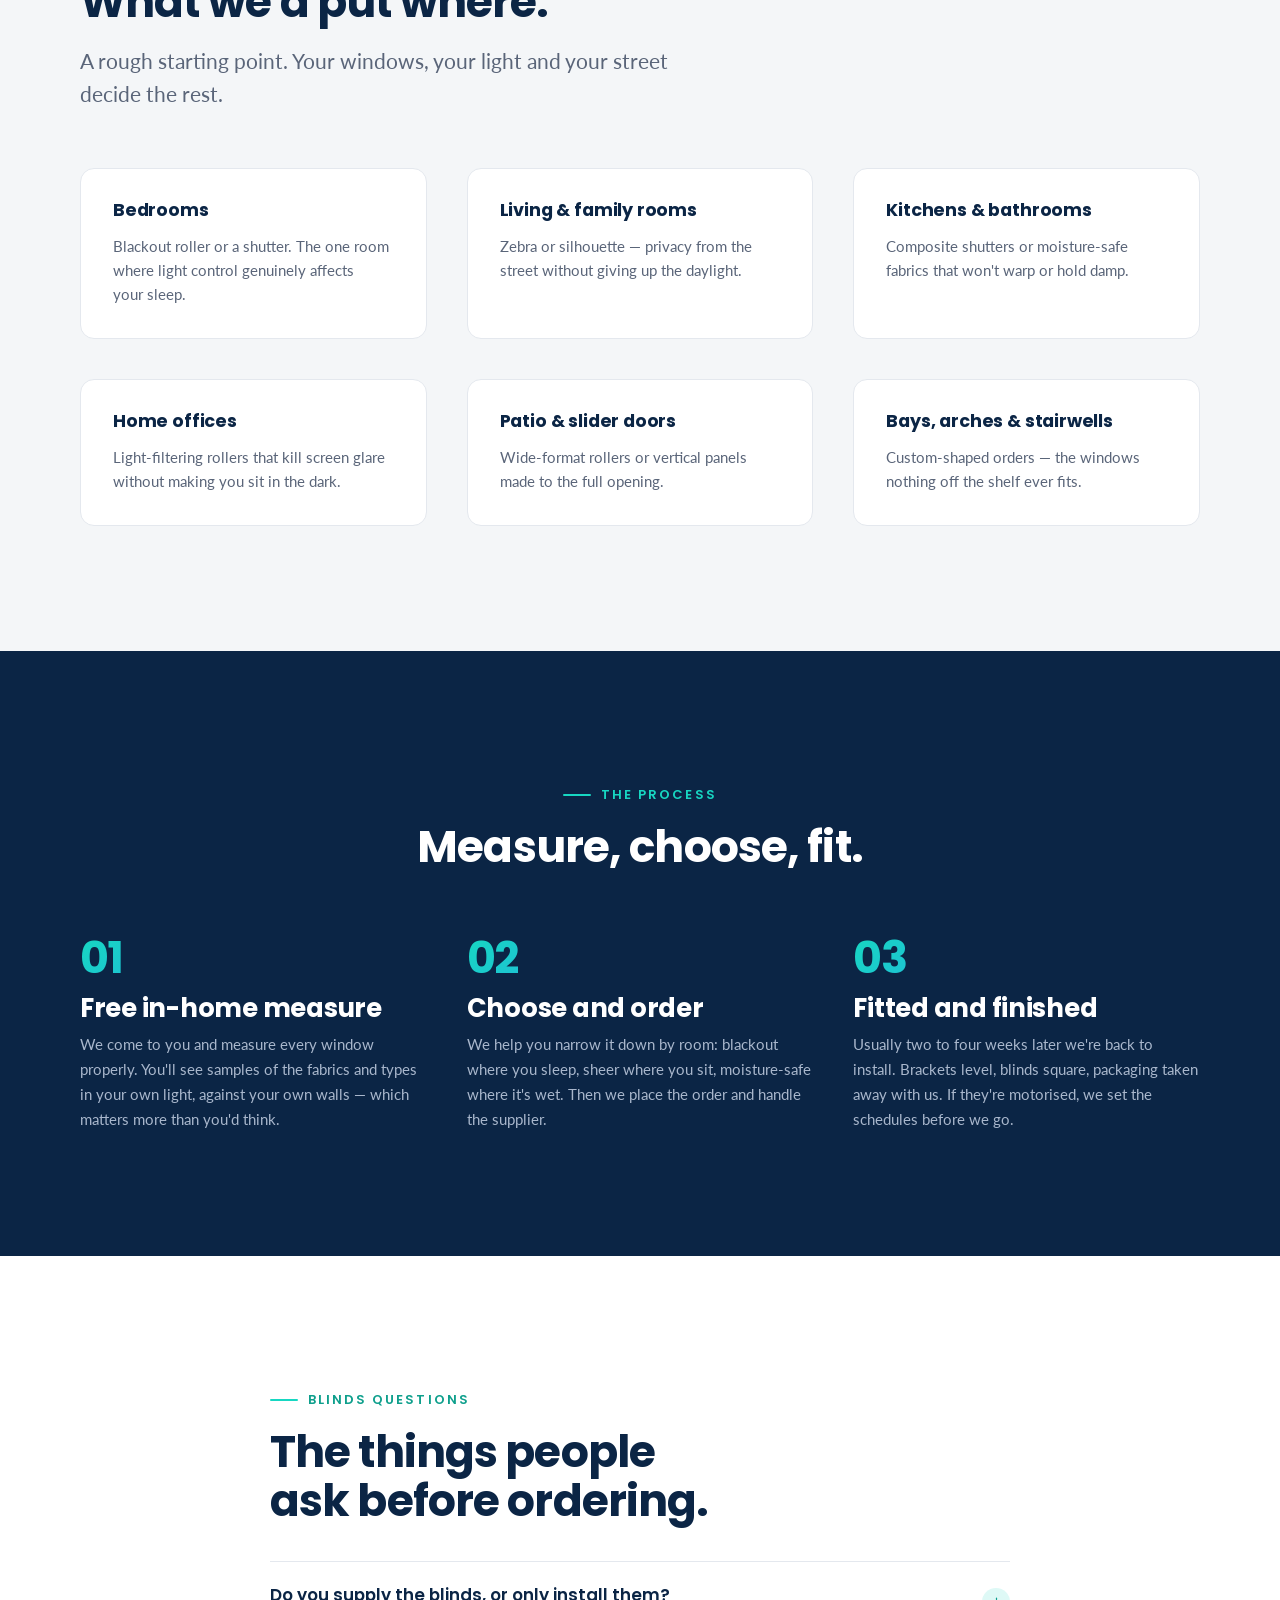
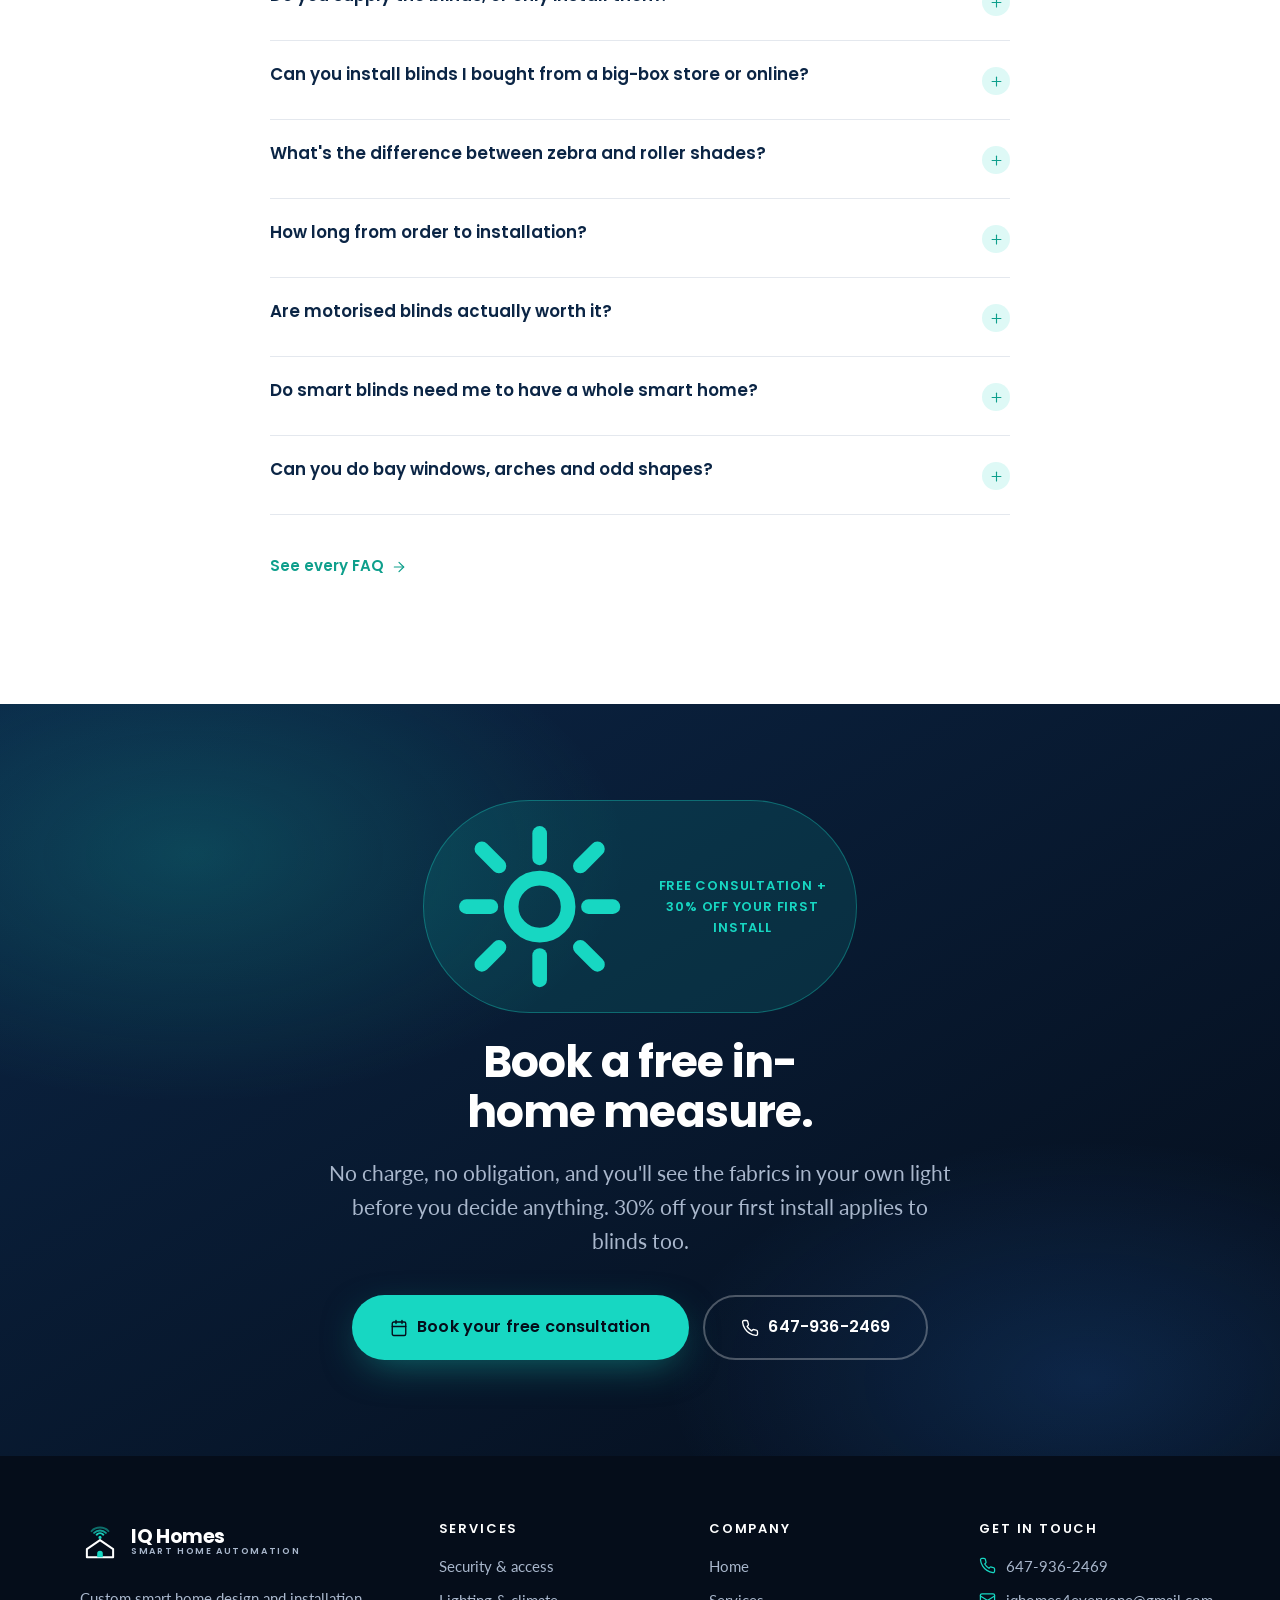
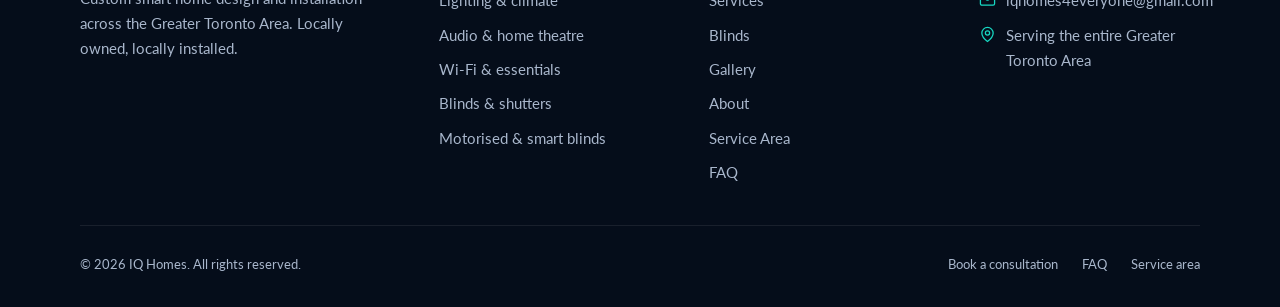
<file: blinds.html>
<!DOCTYPE html>
<html lang="en-CA">
<head>
  <meta charset="utf-8">
  <meta name="viewport" content="width=device-width, initial-scale=1">
  <title>Custom Blinds, Shutters &amp; Motorised Shades | GTA | IQ Homes</title>
  <meta name="description" content="Custom blinds and shutters across the GTA — plantation shutters, roller shades, zebra, silhouette, plus motorised and smart blinds. Supply and install, or installation only. Free in-home measure anywhere in the Greater Toronto Area.">
  <link rel="canonical" href="https://www.iqhomes.ca/blinds.html">

  <meta property="og:type" content="website">
  <meta property="og:site_name" content="IQ Homes">
  <meta property="og:title" content="Custom Blinds, Shutters &amp; Motorised Shades | GTA | IQ Homes">
  <meta property="og:description" content="Custom blinds and shutters across the GTA — plantation shutters, roller shades, zebra, silhouette, plus motorised and smart blinds. Supply and install, or installation only. Free in-home measure anywhere in the Greater Toronto Area.">
  <meta property="og:url" content="https://www.iqhomes.ca/blinds.html">
  <meta property="og:image" content="https://www.iqhomes.ca/assets/img/photos/hero-dusk-unlock.jpg">
  <meta property="og:locale" content="en_CA">
  <meta name="twitter:card" content="summary_large_image">
  <meta name="theme-color" content="#0B2545">

  <link rel="icon" href="assets/favicon.svg" type="image/svg+xml">
  <link rel="apple-touch-icon" href="assets/favicon.svg">

  <link rel="preconnect" href="https://fonts.googleapis.com">
  <link rel="preconnect" href="https://fonts.gstatic.com" crossorigin>
  <link href="https://fonts.googleapis.com/css2?family=Poppins:wght@500;600;700&family=Lato:wght@400;700&display=swap" rel="stylesheet">
  <link rel="stylesheet" href="assets/css/style.css">

  <script type="application/ld+json">{
  "@context": "https://schema.org",
  "@type": "HomeAndConstructionBusiness",
  "@id": "https://www.iqhomes.ca/#business",
  "name": "IQ Homes",
  "description": "Smart home automation design, sales and installation across the Greater Toronto Area.",
  "url": "https://www.iqhomes.ca",
  "telephone": "+16479362469",
  "email": "iqhomes4everyone@gmail.com",
  "founder": { "@type": "Person", "name": "Kshitij Dua" },
  "priceRange": "$$",
  "areaServed": [
    { "@type": "AdministrativeArea", "name": "Greater Toronto Area" },
    { "@type": "AdministrativeArea", "name": "Regional Municipality of Peel" },
    { "@type": "AdministrativeArea", "name": "Regional Municipality of York" },
    { "@type": "AdministrativeArea", "name": "Regional Municipality of Durham" },
    { "@type": "AdministrativeArea", "name": "Regional Municipality of Halton" },
    { "@type": "City", "name": "Toronto" },
    { "@type": "City", "name": "North York" },
    { "@type": "City", "name": "Scarborough" },
    { "@type": "City", "name": "Etobicoke" },
    { "@type": "City", "name": "East York" },
    { "@type": "City", "name": "York" },
    { "@type": "City", "name": "Mississauga" },
    { "@type": "City", "name": "Brampton" },
    { "@type": "City", "name": "Caledon" },
    { "@type": "City", "name": "Vaughan" },
    { "@type": "City", "name": "Markham" },
    { "@type": "City", "name": "Richmond Hill" },
    { "@type": "City", "name": "Newmarket" },
    { "@type": "City", "name": "Aurora" },
    { "@type": "City", "name": "King City" },
    { "@type": "City", "name": "Whitchurch-Stouffville" },
    { "@type": "City", "name": "East Gwillimbury" },
    { "@type": "City", "name": "Georgina" },
    { "@type": "City", "name": "Pickering" },
    { "@type": "City", "name": "Ajax" },
    { "@type": "City", "name": "Whitby" },
    { "@type": "City", "name": "Oshawa" },
    { "@type": "City", "name": "Clarington" },
    { "@type": "City", "name": "Uxbridge" },
    { "@type": "City", "name": "Scugog" },
    { "@type": "City", "name": "Brock" },
    { "@type": "City", "name": "Oakville" },
    { "@type": "City", "name": "Burlington" },
    { "@type": "City", "name": "Milton" },
    { "@type": "City", "name": "Halton Hills" }
  ],
  "address": {
    "@type": "PostalAddress",
    "addressRegion": "ON",
    "addressCountry": "CA"
  },
  "makesOffer": {
    "@type": "Offer",
    "name": "Free consultation + 30% off first install",
    "description": "New customers receive a free in-home smart home consultation and 30% off their first installation."
  }
}</script>
</head>
<body>
  <a class="skip-link" href="#main">Skip to content</a>

  <div class="offer-bar">
    <div class="container">
      <strong>Launch offer</strong> &nbsp;·&nbsp; Free consultation <strong>+ 30% off</strong> your first install &nbsp;·&nbsp;
      <a href="contact.html">Claim it&nbsp;&rarr;</a>
    </div>
  </div>

  <header class="site-header site-header--over-hero" data-header>
    <div class="container header-inner">
      <a class="logo" href="index.html" aria-label="IQ Homes — home">
        <svg viewBox="0 0 64 64" role="img" aria-label="IQ Homes logo" focusable="false">
  <g fill="none" stroke="currentColor" stroke-width="3.2" stroke-linecap="round" stroke-linejoin="round">
    <path d="M32 29 53 43.5V56.5H11V43.5Z"/>
  </g>
  <g fill="none" stroke="var(--logo-accent, #17D7C2)" stroke-width="3.2" stroke-linecap="round">
    <path d="M26.68 20.27a7.6 7.6 0 0 1 10.64 0" opacity=".95"/>
    <path d="M22.58 17.40a13.4 13.4 0 0 1 18.84 0" opacity=".72"/>
    <path d="M18.49 14.54a19.2 19.2 0 0 1 27.02 0" opacity=".48"/>
  </g>
  <circle cx="32" cy="24.6" r="2.5" fill="var(--logo-accent, #17D7C2)"/>
  <path d="M27.5 56.5V50.6a4.5 4.5 0 0 1 9 0v5.9Z" fill="var(--logo-accent, #17D7C2)"/>
</svg>
        <span class="logo-wordmark">
          <span class="logo-text">IQ Homes</span>
          <span class="logo-sub">Smart Home Automation</span>
        </span>
      </a>

      <button class="nav-toggle" data-nav-toggle aria-expanded="false" aria-controls="site-nav" aria-label="Menu">
        <svg class="icon-open" viewBox="0 0 24 24" fill="none" stroke="currentColor" stroke-width="1.8" stroke-linecap="round" stroke-linejoin="round" aria-hidden="true" focusable="false"><path d="M3 6h18"/><path d="M3 12h18"/><path d="M3 18h18"/></svg>
        <svg class="icon-close" viewBox="0 0 24 24" fill="none" stroke="currentColor" stroke-width="1.8" stroke-linecap="round" stroke-linejoin="round" aria-hidden="true" focusable="false"><path d="M18 6 6 18"/><path d="m6 6 12 12"/></svg>
      </button>

      <nav class="nav" id="site-nav" data-nav aria-label="Main">
        <ul class="nav-list">
            <li><a class="nav-link" href="index.html">Home</a></li>
            <li><a class="nav-link" href="services.html">Services</a></li>
            <li><a class="nav-link" href="blinds.html" aria-current="page">Blinds</a></li>
            <li><a class="nav-link" href="gallery.html">Gallery</a></li>
            <li><a class="nav-link" href="about.html">About</a></li>
            <li><a class="nav-link" href="service-area.html">Service Area</a></li>
            <li><a class="nav-link" href="faq.html">FAQ</a></li>
            </ul>
        <a class="btn btn--primary" href="contact.html">Book free consultation</a>
      </nav>
    </div>
  </header>

  <main id="main">
    <section class="page-hero">
      <div class="container">
        <nav class="breadcrumb" aria-label="Breadcrumb">
          <a href="index.html">Home</a> <span>/</span> <span>Blinds</span>
        </nav>
        <h1>Blinds, shutters and shades — measured, made and fitted.</h1>
        <p class="lead">Shutters, roller shades, zebra and silhouette, in any size or shape your windows happen to be. We supply and install, we install what you've already bought, and because we do smart homes we can motorise any of it.</p>
      </div>
    </section>

    <section class="section section--tight">
      <div class="container">
        <div class="single-jobs reveal">
          <span class="single-jobs-icon"><svg viewBox="0 0 24 24" fill="none" stroke="currentColor" stroke-width="1.8" stroke-linecap="round" stroke-linejoin="round" aria-hidden="true" focusable="false"><path d="M12 3v3"/><path d="M12 18v3"/><path d="M4.9 4.9 7 7"/><path d="m17 17 2.1 2.1"/><path d="M3 12h3"/><path d="M18 12h3"/><path d="M4.9 19.1 7 17"/><path d="m17 7 2.1-2.1"/><circle cx="12" cy="12" r="3.5"/></svg></span>
          <div class="single-jobs-body">
            <h3>Want just one thing? That's completely fine.</h3>
            <p>Blinds for one bedroom is a perfectly normal job for us. So is installing a set you already ordered from somewhere else, or motorising the blinds you've had for years. Tell us the one thing you need and we'll price just that.</p>
          </div>
          <a class="btn btn--primary" href="contact.html"><svg viewBox="0 0 24 24" fill="none" stroke="currentColor" stroke-width="1.8" stroke-linecap="round" stroke-linejoin="round" aria-hidden="true" focusable="false"><path d="M5 12h14"/><path d="m12 5 7 7-7 7"/></svg> Price a single job</a>
        </div>
      </div>
    </section>

    <section class="section" style="padding-top:0">
      <div class="container">
        <div class="section-head">
          <span class="eyebrow"><svg viewBox="0 0 24 24" fill="none" stroke="currentColor" stroke-width="1.8" stroke-linecap="round" stroke-linejoin="round" aria-hidden="true" focusable="false"><path d="M3 3h18"/><path d="M20 7H8"/><path d="M20 11H8"/><path d="M8 15h12"/><path d="M10 19h10"/><path d="M4 3v14a2 2 0 0 0 4 0V3"/></svg> What we fit</span>
          <h2>Seven ways to cover a window properly.</h2>
          <p class="lead">Each one suits a different room and a different problem. If you're not sure which, that's what the free measure is for — we'll tell you honestly which is worth the money in your house.</p>
        </div>
        <div class="grid grid--3">
          <article class="card blind-card reveal" id="shutters">
            <span class="card-icon"><svg viewBox="0 0 24 24" fill="none" stroke="currentColor" stroke-width="1.8" stroke-linecap="round" stroke-linejoin="round" aria-hidden="true" focusable="false"><rect x="3" y="3" width="18" height="18" rx="2"/><path d="M7 7.5h10"/><path d="M7 11h10"/><path d="M7 14.5h10"/><path d="M7 18h10"/><path d="M12 5.5v14"/></svg></span>
            <h3>Plantation shutters</h3>
            <p>The most substantial option. Real or composite wood louvres built to the exact window, framed and hinged like joinery. They insulate, they never need replacing, and they read as part of the house rather than something hung in front of it.</p>
            <ul class="blind-specs"><li><svg viewBox="0 0 24 24" fill="none" stroke="currentColor" stroke-width="1.8" stroke-linecap="round" stroke-linejoin="round" aria-hidden="true" focusable="false"><path d="M20 6 9 17l-5-5"/></svg><span>Real wood or moisture-safe composite</span></li><li><svg viewBox="0 0 24 24" fill="none" stroke="currentColor" stroke-width="1.8" stroke-linecap="round" stroke-linejoin="round" aria-hidden="true" focusable="false"><path d="M20 6 9 17l-5-5"/></svg><span>Best insulation of any covering</span></li><li><svg viewBox="0 0 24 24" fill="none" stroke="currentColor" stroke-width="1.8" stroke-linecap="round" stroke-linejoin="round" aria-hidden="true" focusable="false"><path d="M20 6 9 17l-5-5"/></svg><span>Adds resale value</span></li><li><svg viewBox="0 0 24 24" fill="none" stroke="currentColor" stroke-width="1.8" stroke-linecap="round" stroke-linejoin="round" aria-hidden="true" focusable="false"><path d="M20 6 9 17l-5-5"/></svg><span>Bathrooms &amp; kitchens included</span></li></ul>
            <a class="quote-link" href="contact.html?service=shutters">Get a price for this <svg viewBox="0 0 24 24" fill="none" stroke="currentColor" stroke-width="1.8" stroke-linecap="round" stroke-linejoin="round" aria-hidden="true" focusable="false"><path d="M5 12h14"/><path d="m12 5 7 7-7 7"/></svg></a>
          </article><article class="card blind-card reveal" id="roller">
            <span class="card-icon"><svg viewBox="0 0 24 24" fill="none" stroke="currentColor" stroke-width="1.8" stroke-linecap="round" stroke-linejoin="round" aria-hidden="true" focusable="false"><rect x="3" y="3" width="18" height="2.6" rx="1.3"/><path d="M5.2 5.6v9.4h13.6V5.6"/><path d="M12 15v3.4"/><path d="M10 19.5h4"/></svg></span>
            <h3>Roller shades</h3>
            <p>Clean, minimal and the most versatile thing we fit. One roll of fabric, hundreds of choices — from a sheer that keeps the view and kills the glare, to a full blackout that makes a bedroom genuinely dark at 7am in June.</p>
            <ul class="blind-specs"><li><svg viewBox="0 0 24 24" fill="none" stroke="currentColor" stroke-width="1.8" stroke-linecap="round" stroke-linejoin="round" aria-hidden="true" focusable="false"><path d="M20 6 9 17l-5-5"/></svg><span>Sheer, light-filtering or blackout</span></li><li><svg viewBox="0 0 24 24" fill="none" stroke="currentColor" stroke-width="1.8" stroke-linecap="round" stroke-linejoin="round" aria-hidden="true" focusable="false"><path d="M20 6 9 17l-5-5"/></svg><span>Hundreds of fabrics</span></li><li><svg viewBox="0 0 24 24" fill="none" stroke="currentColor" stroke-width="1.8" stroke-linecap="round" stroke-linejoin="round" aria-hidden="true" focusable="false"><path d="M20 6 9 17l-5-5"/></svg><span>Slimmest stack when open</span></li><li><svg viewBox="0 0 24 24" fill="none" stroke="currentColor" stroke-width="1.8" stroke-linecap="round" stroke-linejoin="round" aria-hidden="true" focusable="false"><path d="M20 6 9 17l-5-5"/></svg><span>Best value per window</span></li></ul>
            <a class="quote-link" href="contact.html?service=roller">Get a price for this <svg viewBox="0 0 24 24" fill="none" stroke="currentColor" stroke-width="1.8" stroke-linecap="round" stroke-linejoin="round" aria-hidden="true" focusable="false"><path d="M5 12h14"/><path d="m12 5 7 7-7 7"/></svg></a>
          </article><article class="card blind-card reveal" id="zebra">
            <span class="card-icon"><svg viewBox="0 0 24 24" fill="none" stroke="currentColor" stroke-width="1.8" stroke-linecap="round" stroke-linejoin="round" aria-hidden="true" focusable="false"><rect x="3" y="4" width="18" height="16" rx="2"/><path d="M3 8h9"/><path d="M12 12h9"/><path d="M3 16h9"/></svg></span>
            <h3>Zebra (dual) shades</h3>
            <p>Alternating sheer and solid bands that slide over one another. Line them up and you have a sheer; offset them and you have privacy — all from the same blind, without swapping anything. The most-requested covering in new GTA builds, and it's not close.</p>
            <ul class="blind-specs"><li><svg viewBox="0 0 24 24" fill="none" stroke="currentColor" stroke-width="1.8" stroke-linecap="round" stroke-linejoin="round" aria-hidden="true" focusable="false"><path d="M20 6 9 17l-5-5"/></svg><span>Light control without changing blinds</span></li><li><svg viewBox="0 0 24 24" fill="none" stroke="currentColor" stroke-width="1.8" stroke-linecap="round" stroke-linejoin="round" aria-hidden="true" focusable="false"><path d="M20 6 9 17l-5-5"/></svg><span>Modern, architectural look</span></li><li><svg viewBox="0 0 24 24" fill="none" stroke="currentColor" stroke-width="1.8" stroke-linecap="round" stroke-linejoin="round" aria-hidden="true" focusable="false"><path d="M20 6 9 17l-5-5"/></svg><span>Great for street-facing rooms</span></li><li><svg viewBox="0 0 24 24" fill="none" stroke="currentColor" stroke-width="1.8" stroke-linecap="round" stroke-linejoin="round" aria-hidden="true" focusable="false"><path d="M20 6 9 17l-5-5"/></svg><span>Most popular choice</span></li></ul>
            <a class="quote-link" href="contact.html?service=zebra">Get a price for this <svg viewBox="0 0 24 24" fill="none" stroke="currentColor" stroke-width="1.8" stroke-linecap="round" stroke-linejoin="round" aria-hidden="true" focusable="false"><path d="M5 12h14"/><path d="m12 5 7 7-7 7"/></svg></a>
          </article><article class="card blind-card reveal" id="silhouette">
            <span class="card-icon"><svg viewBox="0 0 24 24" fill="none" stroke="currentColor" stroke-width="1.8" stroke-linecap="round" stroke-linejoin="round" aria-hidden="true" focusable="false"><path d="M3 4h18"/><path d="M5.2 4v16"/><path d="M18.8 4v16"/><path d="M6 8.5c3 2.2 9 2.2 12 0"/><path d="M6 13c3 2.2 9 2.2 12 0"/><path d="M6 17.5c3 2.2 9 2.2 12 0"/></svg></span>
            <h3>Silhouette &amp; sheer shades</h3>
            <p>Soft fabric vanes floating between two sheers. They turn hard afternoon sun into diffused light and give you privacy without going dark — the reason they end up in front-facing living rooms more than anywhere else.</p>
            <ul class="blind-specs"><li><svg viewBox="0 0 24 24" fill="none" stroke="currentColor" stroke-width="1.8" stroke-linecap="round" stroke-linejoin="round" aria-hidden="true" focusable="false"><path d="M20 6 9 17l-5-5"/></svg><span>Diffuses harsh direct sun</span></li><li><svg viewBox="0 0 24 24" fill="none" stroke="currentColor" stroke-width="1.8" stroke-linecap="round" stroke-linejoin="round" aria-hidden="true" focusable="false"><path d="M20 6 9 17l-5-5"/></svg><span>Privacy while staying light</span></li><li><svg viewBox="0 0 24 24" fill="none" stroke="currentColor" stroke-width="1.8" stroke-linecap="round" stroke-linejoin="round" aria-hidden="true" focusable="false"><path d="M20 6 9 17l-5-5"/></svg><span>UV protection for floors &amp; furniture</span></li><li><svg viewBox="0 0 24 24" fill="none" stroke="currentColor" stroke-width="1.8" stroke-linecap="round" stroke-linejoin="round" aria-hidden="true" focusable="false"><path d="M20 6 9 17l-5-5"/></svg><span>The premium finish</span></li></ul>
            <a class="quote-link" href="contact.html?service=silhouette">Get a price for this <svg viewBox="0 0 24 24" fill="none" stroke="currentColor" stroke-width="1.8" stroke-linecap="round" stroke-linejoin="round" aria-hidden="true" focusable="false"><path d="M5 12h14"/><path d="m12 5 7 7-7 7"/></svg></a>
          </article><article class="card blind-card reveal" id="custom">
            <span class="card-icon"><svg viewBox="0 0 24 24" fill="none" stroke="currentColor" stroke-width="1.8" stroke-linecap="round" stroke-linejoin="round" aria-hidden="true" focusable="false"><path d="M14.7 6.3a1 1 0 0 0 0 1.4l1.6 1.6a1 1 0 0 0 1.4 0l3.77-3.77a6 6 0 0 1-7.94 7.94l-6.91 6.91a2.12 2.12 0 0 1-3-3l6.91-6.91a6 6 0 0 1 7.94-7.94l-3.76 3.76Z"/></svg></span>
            <h3>Custom sizes &amp; shapes</h3>
            <p>Bay windows, arches, angled ceilings, oversized patio doors, that awkward stairwell window. Measured on site and manufactured to fit — never a stock size cut down and hoped for the best.</p>
            <ul class="blind-specs"><li><svg viewBox="0 0 24 24" fill="none" stroke="currentColor" stroke-width="1.8" stroke-linecap="round" stroke-linejoin="round" aria-hidden="true" focusable="false"><path d="M20 6 9 17l-5-5"/></svg><span>Bay, arched &amp; angled windows</span></li><li><svg viewBox="0 0 24 24" fill="none" stroke="currentColor" stroke-width="1.8" stroke-linecap="round" stroke-linejoin="round" aria-hidden="true" focusable="false"><path d="M20 6 9 17l-5-5"/></svg><span>Oversized patio &amp; slider doors</span></li><li><svg viewBox="0 0 24 24" fill="none" stroke="currentColor" stroke-width="1.8" stroke-linecap="round" stroke-linejoin="round" aria-hidden="true" focusable="false"><path d="M20 6 9 17l-5-5"/></svg><span>Free on-site measure</span></li><li><svg viewBox="0 0 24 24" fill="none" stroke="currentColor" stroke-width="1.8" stroke-linecap="round" stroke-linejoin="round" aria-hidden="true" focusable="false"><path d="M20 6 9 17l-5-5"/></svg><span>Made to the millimetre</span></li></ul>
            <a class="quote-link" href="contact.html?service=custom">Get a price for this <svg viewBox="0 0 24 24" fill="none" stroke="currentColor" stroke-width="1.8" stroke-linecap="round" stroke-linejoin="round" aria-hidden="true" focusable="false"><path d="M5 12h14"/><path d="m12 5 7 7-7 7"/></svg></a>
          </article><article class="card blind-card reveal" id="motorised">
            <span class="card-icon"><svg viewBox="0 0 24 24" fill="none" stroke="currentColor" stroke-width="1.8" stroke-linecap="round" stroke-linejoin="round" aria-hidden="true" focusable="false"><path d="m12 14 4-4"/><path d="M3.34 19a10 10 0 1 1 17.32 0"/></svg></span>
            <h3>Motorised blinds</h3>
            <p>Quiet motors, rechargeable battery or hardwired. Raise a whole room from one remote. No cords anywhere, which is also why they're the right call in any home with young children or pets.</p>
            <ul class="blind-specs"><li><svg viewBox="0 0 24 24" fill="none" stroke="currentColor" stroke-width="1.8" stroke-linecap="round" stroke-linejoin="round" aria-hidden="true" focusable="false"><path d="M20 6 9 17l-5-5"/></svg><span>Battery or hardwired</span></li><li><svg viewBox="0 0 24 24" fill="none" stroke="currentColor" stroke-width="1.8" stroke-linecap="round" stroke-linejoin="round" aria-hidden="true" focusable="false"><path d="M20 6 9 17l-5-5"/></svg><span>Whole-room and whole-house remotes</span></li><li><svg viewBox="0 0 24 24" fill="none" stroke="currentColor" stroke-width="1.8" stroke-linecap="round" stroke-linejoin="round" aria-hidden="true" focusable="false"><path d="M20 6 9 17l-5-5"/></svg><span>Completely cordless — child safe</span></li><li><svg viewBox="0 0 24 24" fill="none" stroke="currentColor" stroke-width="1.8" stroke-linecap="round" stroke-linejoin="round" aria-hidden="true" focusable="false"><path d="M20 6 9 17l-5-5"/></svg><span>Retrofit to most existing blinds</span></li></ul>
            <a class="quote-link" href="contact.html?service=motorised">Get a price for this <svg viewBox="0 0 24 24" fill="none" stroke="currentColor" stroke-width="1.8" stroke-linecap="round" stroke-linejoin="round" aria-hidden="true" focusable="false"><path d="M5 12h14"/><path d="m12 5 7 7-7 7"/></svg></a>
          </article><article class="card blind-card reveal" id="smart-blinds">
            <span class="card-icon"><svg viewBox="0 0 24 24" fill="none" stroke="currentColor" stroke-width="1.8" stroke-linecap="round" stroke-linejoin="round" aria-hidden="true" focusable="false"><rect x="5" y="2" width="14" height="20" rx="2.5"/><path d="M12 18h.01"/><path d="M9 6h6"/></svg></span>
            <h3>Smart blinds</h3>
            <p>Motorised blinds wired into the rest of your home. They lift with sunrise, close at dusk, and drop on their own when the afternoon sun hits the south side. Same app, same voice assistant, same schedule as your lights.</p>
            <ul class="blind-specs"><li><svg viewBox="0 0 24 24" fill="none" stroke="currentColor" stroke-width="1.8" stroke-linecap="round" stroke-linejoin="round" aria-hidden="true" focusable="false"><path d="M20 6 9 17l-5-5"/></svg><span>Sunrise / sunset schedules</span></li><li><svg viewBox="0 0 24 24" fill="none" stroke="currentColor" stroke-width="1.8" stroke-linecap="round" stroke-linejoin="round" aria-hidden="true" focusable="false"><path d="M20 6 9 17l-5-5"/></svg><span>Voice and app control</span></li><li><svg viewBox="0 0 24 24" fill="none" stroke="currentColor" stroke-width="1.8" stroke-linecap="round" stroke-linejoin="round" aria-hidden="true" focusable="false"><path d="M20 6 9 17l-5-5"/></svg><span>Drops automatically on hot afternoons</span></li><li><svg viewBox="0 0 24 24" fill="none" stroke="currentColor" stroke-width="1.8" stroke-linecap="round" stroke-linejoin="round" aria-hidden="true" focusable="false"><path d="M20 6 9 17l-5-5"/></svg><span>Works with your existing setup</span></li></ul>
            <a class="quote-link" href="contact.html?service=smart-blinds">Get a price for this <svg viewBox="0 0 24 24" fill="none" stroke="currentColor" stroke-width="1.8" stroke-linecap="round" stroke-linejoin="round" aria-hidden="true" focusable="false"><path d="M5 12h14"/><path d="m12 5 7 7-7 7"/></svg></a>
          </article>
        </div>
      </div>
    </section>

    <section class="section on-dark" id="motorised">
      <div class="container">
        <div class="split">
          <div>
            <span class="eyebrow">The part nobody else does</span>
            <h2>Blinds that behave like part of the house.</h2>
            <p class="lead mt-2">
              Most blinds companies can sell you a motor. Very few can tie that motor into your
              lighting, your climate and your voice assistant — because that's a different trade.
              We do both, which is the whole reason we sell blinds at all.
            </p>
            <p class="mt-2">
              Set the west-facing blinds to drop at 2pm in July and the house stays cooler without
              touching the air conditioning. Have the bedroom lift gently with the sunrise. Say
              "goodnight" once and watch every blind in the house close along with the lights.
            </p>
            <div class="btn-row mt-3">
              <a class="btn btn--primary" href="contact.html?service=smart-blinds"><svg viewBox="0 0 24 24" fill="none" stroke="currentColor" stroke-width="1.8" stroke-linecap="round" stroke-linejoin="round" aria-hidden="true" focusable="false"><path d="M5 12h14"/><path d="m12 5 7 7-7 7"/></svg> Price smart blinds</a>
              <a class="btn btn--ghost-light" href="services.html">See the automation side</a>
            </div>
          </div>
          <div class="split-media reveal">
            <div class="img-slot">
            <svg viewBox="0 0 24 24" fill="none" stroke="currentColor" stroke-width="1.8" stroke-linecap="round" stroke-linejoin="round" aria-hidden="true" focusable="false"><rect x="3" y="3" width="18" height="18" rx="2"/><circle cx="9" cy="9" r="2"/><path d="m21 15-3.09-3.09a2 2 0 0 0-2.82 0L6 21"/></svg>
            <b>Motorised blinds</b>
            <span>Drop a motorised blind photo at assets/img/photos/blinds-motorised.jpg</span>
            <img src="assets/img/photos/motor-blinds.jpg" alt="Motorised blinds lowering in a bright living room" loading="lazy" decoding="async" onerror="this.remove()">
          </div>
          </div>
        </div>
      </div>
    </section>

    <section class="section">
      <div class="container">
        <div class="section-head">
          <span class="eyebrow">How you can buy</span>
          <h2>Three ways to work with us on blinds.</h2>
        </div>
        <div class="grid mt-2" style="gap:1.8rem">
          <div class="feature reveal" data-delay="1">
            <span class="feature-icon"><svg viewBox="0 0 24 24" fill="none" stroke="currentColor" stroke-width="1.8" stroke-linecap="round" stroke-linejoin="round" aria-hidden="true" focusable="false"><path d="M12 3v3"/><path d="M12 18v3"/><path d="M4.9 4.9 7 7"/><path d="m17 17 2.1 2.1"/><path d="M3 12h3"/><path d="M18 12h3"/><path d="M4.9 19.1 7 17"/><path d="m17 7 2.1-2.1"/><circle cx="12" cy="12" r="3.5"/></svg></span>
            <div><h3>Supply &amp; install — the usual route</h3><p>We measure, help you choose the type and fabric, place the order with our suppliers, and come back to fit them. One point of contact, one invoice, and if anything's wrong with the product it's our problem to sort out, not yours.</p></div>
          </div>
          <div class="feature reveal" data-delay="2">
            <span class="feature-icon"><svg viewBox="0 0 24 24" fill="none" stroke="currentColor" stroke-width="1.8" stroke-linecap="round" stroke-linejoin="round" aria-hidden="true" focusable="false"><path d="M14.7 6.3a1 1 0 0 0 0 1.4l1.6 1.6a1 1 0 0 0 1.4 0l3.77-3.77a6 6 0 0 1-7.94 7.94l-6.91 6.91a2.12 2.12 0 0 1-3-3l6.91-6.91a6 6 0 0 1 7.94-7.94l-3.76 3.76Z"/></svg></span>
            <div><h3>Installation only — you already bought them</h3><p>Ordered from a big-box store or online and now they're sitting in boxes? We'll fit them properly. Bring us the blinds and the windows and we'll do the rest — no judgement about where they came from.</p></div>
          </div>
          <div class="feature reveal" data-delay="3">
            <span class="feature-icon"><svg viewBox="0 0 24 24" fill="none" stroke="currentColor" stroke-width="1.8" stroke-linecap="round" stroke-linejoin="round" aria-hidden="true" focusable="false"><path d="m12 14 4-4"/><path d="M3.34 19a10 10 0 1 1 17.32 0"/></svg></span>
            <div><h3>Motorising what you already have</h3><p>Plenty of existing roller and cellular blinds can take a retrofit motor without replacing the blind itself. Cheaper than starting over, and it gets you the cordless, scheduled version of what's already on the window.</p></div>
          </div>
          
        </div>
      </div>
    </section>

    <section class="section section--alt">
      <div class="container">
        <div class="section-head">
          <span class="eyebrow">Room by room</span>
          <h2>What we'd put where.</h2>
          <p class="lead">A rough starting point. Your windows, your light and your street decide the rest.</p>
        </div>
        <div class="grid grid--3">
          <div class="card reveal" data-delay="1">
            <h3>Bedrooms</h3>
            <p>Blackout roller or a shutter. The one room where light control genuinely affects your sleep.</p>
          </div>
          <div class="card reveal" data-delay="2">
            <h3>Living &amp; family rooms</h3>
            <p>Zebra or silhouette — privacy from the street without giving up the daylight.</p>
          </div>
          <div class="card reveal" data-delay="3">
            <h3>Kitchens &amp; bathrooms</h3>
            <p>Composite shutters or moisture-safe fabrics that won't warp or hold damp.</p>
          </div>
          <div class="card reveal" data-delay="1">
            <h3>Home offices</h3>
            <p>Light-filtering rollers that kill screen glare without making you sit in the dark.</p>
          </div>
          <div class="card reveal" data-delay="2">
            <h3>Patio &amp; slider doors</h3>
            <p>Wide-format rollers or vertical panels made to the full opening.</p>
          </div>
          <div class="card reveal" data-delay="3">
            <h3>Bays, arches &amp; stairwells</h3>
            <p>Custom-shaped orders — the windows nothing off the shelf ever fits.</p>
          </div>
          
        </div>
      </div>
    </section>

    <section class="section on-dark">
      <div class="container">
        <div class="section-head section-head--center">
          <span class="eyebrow">The process</span>
          <h2>Measure, choose, fit.</h2>
        </div>
        <div class="grid grid--3">
          <div class="step reveal" data-delay="1">
            <span class="step-num">01</span>
            <h3>Free in-home measure</h3>
            <p>We come to you and measure every window properly. You'll see samples of the fabrics and types in your own light, against your own walls — which matters more than you'd think.</p>
          </div>
          <div class="step reveal" data-delay="2">
            <span class="step-num">02</span>
            <h3>Choose and order</h3>
            <p>We help you narrow it down by room: blackout where you sleep, sheer where you sit, moisture-safe where it's wet. Then we place the order and handle the supplier.</p>
          </div>
          <div class="step reveal" data-delay="3">
            <span class="step-num">03</span>
            <h3>Fitted and finished</h3>
            <p>Usually two to four weeks later we're back to install. Brackets level, blinds square, packaging taken away with us. If they're motorised, we set the schedules before we go.</p>
          </div>
          
        </div>
      </div>
    </section>

    <section class="section">
      <div class="container container--narrow">
        <span class="eyebrow">Blinds questions</span>
        <h2>The things people ask before ordering.</h2>
        <div class="faq-list mt-3">
          <div class="faq-item">
              <h3>
                <button class="faq-q" type="button" aria-expanded="false" aria-controls="bfaq-a-1" id="bfaq-q-1">
                  <span>Do you supply the blinds, or only install them?</span><span class="faq-icon"><svg viewBox="0 0 24 24" fill="none" stroke="currentColor" stroke-width="1.8" stroke-linecap="round" stroke-linejoin="round" aria-hidden="true" focusable="false"><path d="M12 5v14"/><path d="M5 12h14"/></svg></span>
                </button>
              </h3>
              <div class="faq-a" id="bfaq-a-1" role="region" aria-labelledby="bfaq-q-1">
                <div><p>Both, and you can pick. Most people have us do the whole thing — we measure, help you choose the type and fabric, order from our suppliers and come back to fit them. But if you've already bought blinds somewhere else and they're sitting in boxes, we're happy to just install them. No judgement about where they came from.</p></div>
              </div>
            </div>
            <div class="faq-item">
              <h3>
                <button class="faq-q" type="button" aria-expanded="false" aria-controls="bfaq-a-2" id="bfaq-q-2">
                  <span>Can you install blinds I bought from a big-box store or online?</span><span class="faq-icon"><svg viewBox="0 0 24 24" fill="none" stroke="currentColor" stroke-width="1.8" stroke-linecap="round" stroke-linejoin="round" aria-hidden="true" focusable="false"><path d="M12 5v14"/><path d="M5 12h14"/></svg></span>
                </button>
              </h3>
              <div class="faq-a" id="bfaq-a-2" role="region" aria-labelledby="bfaq-q-2">
                <div><p>Yes, that's a normal job for us. Bring us the blinds and the windows. One honest warning: if they were ordered to the wrong size, no amount of installing fixes that — so if you haven't ordered yet, let us measure first. A free measure costs you nothing and saves a lot of returns.</p></div>
              </div>
            </div>
            <div class="faq-item">
              <h3>
                <button class="faq-q" type="button" aria-expanded="false" aria-controls="bfaq-a-3" id="bfaq-q-3">
                  <span>What's the difference between zebra and roller shades?</span><span class="faq-icon"><svg viewBox="0 0 24 24" fill="none" stroke="currentColor" stroke-width="1.8" stroke-linecap="round" stroke-linejoin="round" aria-hidden="true" focusable="false"><path d="M12 5v14"/><path d="M5 12h14"/></svg></span>
                </button>
              </h3>
              <div class="faq-a" id="bfaq-a-3" role="region" aria-labelledby="bfaq-q-3">
                <div><p>A roller is one continuous piece of fabric — you choose upfront how sheer or blackout it is. A zebra has alternating sheer and solid bands that slide over each other, so the same blind goes from see-through to private depending on how you set it. Zebras cost more and are more flexible; rollers are better value and better at true blackout.</p></div>
              </div>
            </div>
            <div class="faq-item">
              <h3>
                <button class="faq-q" type="button" aria-expanded="false" aria-controls="bfaq-a-4" id="bfaq-q-4">
                  <span>How long from order to installation?</span><span class="faq-icon"><svg viewBox="0 0 24 24" fill="none" stroke="currentColor" stroke-width="1.8" stroke-linecap="round" stroke-linejoin="round" aria-hidden="true" focusable="false"><path d="M12 5v14"/><path d="M5 12h14"/></svg></span>
                </button>
              </h3>
              <div class="faq-a" id="bfaq-a-4" role="region" aria-labelledby="bfaq-q-4">
                <div><p>Custom blinds are made to your measurements, so allow roughly two to four weeks from order to install depending on the fabric and supplier. Installation itself is usually a single visit. If you're installing blinds you already own, we can often get to you within the week.</p></div>
              </div>
            </div>
            <div class="faq-item">
              <h3>
                <button class="faq-q" type="button" aria-expanded="false" aria-controls="bfaq-a-5" id="bfaq-q-5">
                  <span>Are motorised blinds actually worth it?</span><span class="faq-icon"><svg viewBox="0 0 24 24" fill="none" stroke="currentColor" stroke-width="1.8" stroke-linecap="round" stroke-linejoin="round" aria-hidden="true" focusable="false"><path d="M12 5v14"/><path d="M5 12h14"/></svg></span>
                </button>
              </h3>
              <div class="faq-a" id="bfaq-a-5" role="region" aria-labelledby="bfaq-q-5">
                <div><p>For one or two easy-to-reach windows, honestly, probably not. Where they earn their keep is high or awkward windows you never bother adjusting, whole rooms you want to set at once, and any home with young children — cordless is genuinely safer. We'll tell you which of your windows are worth motorising and which aren't.</p></div>
              </div>
            </div>
            <div class="faq-item">
              <h3>
                <button class="faq-q" type="button" aria-expanded="false" aria-controls="bfaq-a-6" id="bfaq-q-6">
                  <span>Do smart blinds need me to have a whole smart home?</span><span class="faq-icon"><svg viewBox="0 0 24 24" fill="none" stroke="currentColor" stroke-width="1.8" stroke-linecap="round" stroke-linejoin="round" aria-hidden="true" focusable="false"><path d="M12 5v14"/><path d="M5 12h14"/></svg></span>
                </button>
              </h3>
              <div class="faq-a" id="bfaq-a-6" role="region" aria-labelledby="bfaq-q-6">
                <div><p>No. Smart blinds work perfectly well on their own with their app and schedules. But if you do have — or later add — smart lighting and climate, they fold into the same system so one routine can handle all of it. That's the advantage of buying blinds from a company that also does the automation.</p></div>
              </div>
            </div>
            <div class="faq-item">
              <h3>
                <button class="faq-q" type="button" aria-expanded="false" aria-controls="bfaq-a-7" id="bfaq-q-7">
                  <span>Can you do bay windows, arches and odd shapes?</span><span class="faq-icon"><svg viewBox="0 0 24 24" fill="none" stroke="currentColor" stroke-width="1.8" stroke-linecap="round" stroke-linejoin="round" aria-hidden="true" focusable="false"><path d="M12 5v14"/><path d="M5 12h14"/></svg></span>
                </button>
              </h3>
              <div class="faq-a" id="bfaq-a-7" role="region" aria-labelledby="bfaq-q-7">
                <div><p>Yes, and that's exactly where a custom order beats anything off the shelf. Bays, arched tops, angled ceilings, oversized patio sliders and awkward stairwell windows all get measured on site and manufactured to fit.</p></div>
              </div>
            </div>
            
        </div>
        <p class="mt-3"><a class="link-arrow" href="faq.html">See every FAQ <svg viewBox="0 0 24 24" fill="none" stroke="currentColor" stroke-width="1.8" stroke-linecap="round" stroke-linejoin="round" aria-hidden="true" focusable="false"><path d="M5 12h14"/><path d="m12 5 7 7-7 7"/></svg></a></p>
      </div>
    </section>

  <section class="cta-band">
    <div class="container">
      <span class="cta-offer"><svg viewBox="0 0 24 24" fill="none" stroke="currentColor" stroke-width="1.8" stroke-linecap="round" stroke-linejoin="round" aria-hidden="true" focusable="false"><path d="M12 3v3"/><path d="M12 18v3"/><path d="M4.9 4.9 7 7"/><path d="m17 17 2.1 2.1"/><path d="M3 12h3"/><path d="M18 12h3"/><path d="M4.9 19.1 7 17"/><path d="m17 7 2.1-2.1"/><circle cx="12" cy="12" r="3.5"/></svg> Free consultation + 30% off your first install</span>
      <h2>Book a free in-home measure.</h2>
      <p>No charge, no obligation, and you'll see the fabrics in your own light before you decide anything. 30% off your first install applies to blinds too.</p>
      <div class="btn-row">
        <a class="btn btn--primary btn--lg" href="contact.html"><svg viewBox="0 0 24 24" fill="none" stroke="currentColor" stroke-width="1.8" stroke-linecap="round" stroke-linejoin="round" aria-hidden="true" focusable="false"><rect x="3" y="4" width="18" height="18" rx="2"/><path d="M16 2v4"/><path d="M8 2v4"/><path d="M3 10h18"/></svg> Book your free consultation</a>
        <a class="btn btn--ghost-light btn--lg" href="tel:+16479362469"><svg viewBox="0 0 24 24" fill="none" stroke="currentColor" stroke-width="1.8" stroke-linecap="round" stroke-linejoin="round" aria-hidden="true" focusable="false"><path d="M22 16.92v3a2 2 0 0 1-2.18 2 19.8 19.8 0 0 1-8.63-3.07 19.5 19.5 0 0 1-6-6A19.8 19.8 0 0 1 2.12 4.18 2 2 0 0 1 4.11 2h3a2 2 0 0 1 2 1.72c.13.96.36 1.9.7 2.81a2 2 0 0 1-.45 2.11L8.1 9.9a16 16 0 0 0 6 6l1.26-1.26a2 2 0 0 1 2.11-.45c.9.34 1.85.57 2.81.7A2 2 0 0 1 22 16.92Z"/></svg> 647-936-2469</a>
      </div>
    </div>
  </section>
  </main>

  <footer class="site-footer">
    <div class="container">
      <div class="footer-grid">
        <div class="footer-about">
          <a class="logo" href="index.html" aria-label="IQ Homes — home">
        <svg viewBox="0 0 64 64" role="img" aria-label="IQ Homes logo" focusable="false">
  <g fill="none" stroke="currentColor" stroke-width="3.2" stroke-linecap="round" stroke-linejoin="round">
    <path d="M32 29 53 43.5V56.5H11V43.5Z"/>
  </g>
  <g fill="none" stroke="var(--logo-accent, #17D7C2)" stroke-width="3.2" stroke-linecap="round">
    <path d="M26.68 20.27a7.6 7.6 0 0 1 10.64 0" opacity=".95"/>
    <path d="M22.58 17.40a13.4 13.4 0 0 1 18.84 0" opacity=".72"/>
    <path d="M18.49 14.54a19.2 19.2 0 0 1 27.02 0" opacity=".48"/>
  </g>
  <circle cx="32" cy="24.6" r="2.5" fill="var(--logo-accent, #17D7C2)"/>
  <path d="M27.5 56.5V50.6a4.5 4.5 0 0 1 9 0v5.9Z" fill="var(--logo-accent, #17D7C2)"/>
</svg>
        <span class="logo-wordmark">
          <span class="logo-text">IQ Homes</span>
          <span class="logo-sub">Smart Home Automation</span>
        </span>
      </a>
          <p>Custom smart home design and installation across the Greater Toronto Area. Locally owned, locally installed.</p>
        </div>

        <div class="footer-col">
          <h4>Services</h4>
          <ul><li><a href="services.html#security">Security & access</a></li><li><a href="services.html#comfort">Lighting & climate</a></li><li><a href="services.html#entertainment">Audio & home theatre</a></li><li><a href="services.html#essentials">Wi-Fi & essentials</a></li><li><a href="blinds.html">Blinds &amp; shutters</a></li><li><a href="blinds.html#motorised">Motorised &amp; smart blinds</a></li></ul>
        </div>

        <div class="footer-col">
          <h4>Company</h4>
          <ul><li><a href="index.html">Home</a></li><li><a href="services.html">Services</a></li><li><a href="blinds.html">Blinds</a></li><li><a href="gallery.html">Gallery</a></li><li><a href="about.html">About</a></li><li><a href="service-area.html">Service Area</a></li><li><a href="faq.html">FAQ</a></li></ul>
        </div>

        <div class="footer-col">
          <h4>Get in touch</h4>
          <ul class="footer-contact">
            <li><svg viewBox="0 0 24 24" fill="none" stroke="currentColor" stroke-width="1.8" stroke-linecap="round" stroke-linejoin="round" aria-hidden="true" focusable="false"><path d="M22 16.92v3a2 2 0 0 1-2.18 2 19.8 19.8 0 0 1-8.63-3.07 19.5 19.5 0 0 1-6-6A19.8 19.8 0 0 1 2.12 4.18 2 2 0 0 1 4.11 2h3a2 2 0 0 1 2 1.72c.13.96.36 1.9.7 2.81a2 2 0 0 1-.45 2.11L8.1 9.9a16 16 0 0 0 6 6l1.26-1.26a2 2 0 0 1 2.11-.45c.9.34 1.85.57 2.81.7A2 2 0 0 1 22 16.92Z"/></svg><a href="tel:+16479362469">647-936-2469</a></li>
            <li><svg viewBox="0 0 24 24" fill="none" stroke="currentColor" stroke-width="1.8" stroke-linecap="round" stroke-linejoin="round" aria-hidden="true" focusable="false"><rect x="2" y="4" width="20" height="16" rx="2"/><path d="m22 7-8.97 5.7a1.94 1.94 0 0 1-2.06 0L2 7"/></svg><a href="mailto:iqhomes4everyone@gmail.com">iqhomes4everyone@gmail.com</a></li>
            <li><svg viewBox="0 0 24 24" fill="none" stroke="currentColor" stroke-width="1.8" stroke-linecap="round" stroke-linejoin="round" aria-hidden="true" focusable="false"><path d="M20 10c0 6-8 12-8 12s-8-6-8-12a8 8 0 0 1 16 0Z"/><circle cx="12" cy="10" r="3"/></svg><span>Serving the entire Greater<br>Toronto Area</span></li>
          </ul>
        </div>
      </div>

      <div class="footer-bottom">
        <p>&copy; <span data-year>2026</span> IQ Homes. All rights reserved.</p>
        <nav aria-label="Footer">
          <a href="contact.html">Book a consultation</a>
          <a href="faq.html">FAQ</a>
          <a href="service-area.html">Service area</a>
        </nav>
      </div>
    </div>
  </footer>

  <script type="importmap">
  { "imports": { "three": "./assets/js/vendor/three.module.js" } }
  </script>
  <script type="module" src="assets/js/main.js"></script>
</body>
</html>
</file>
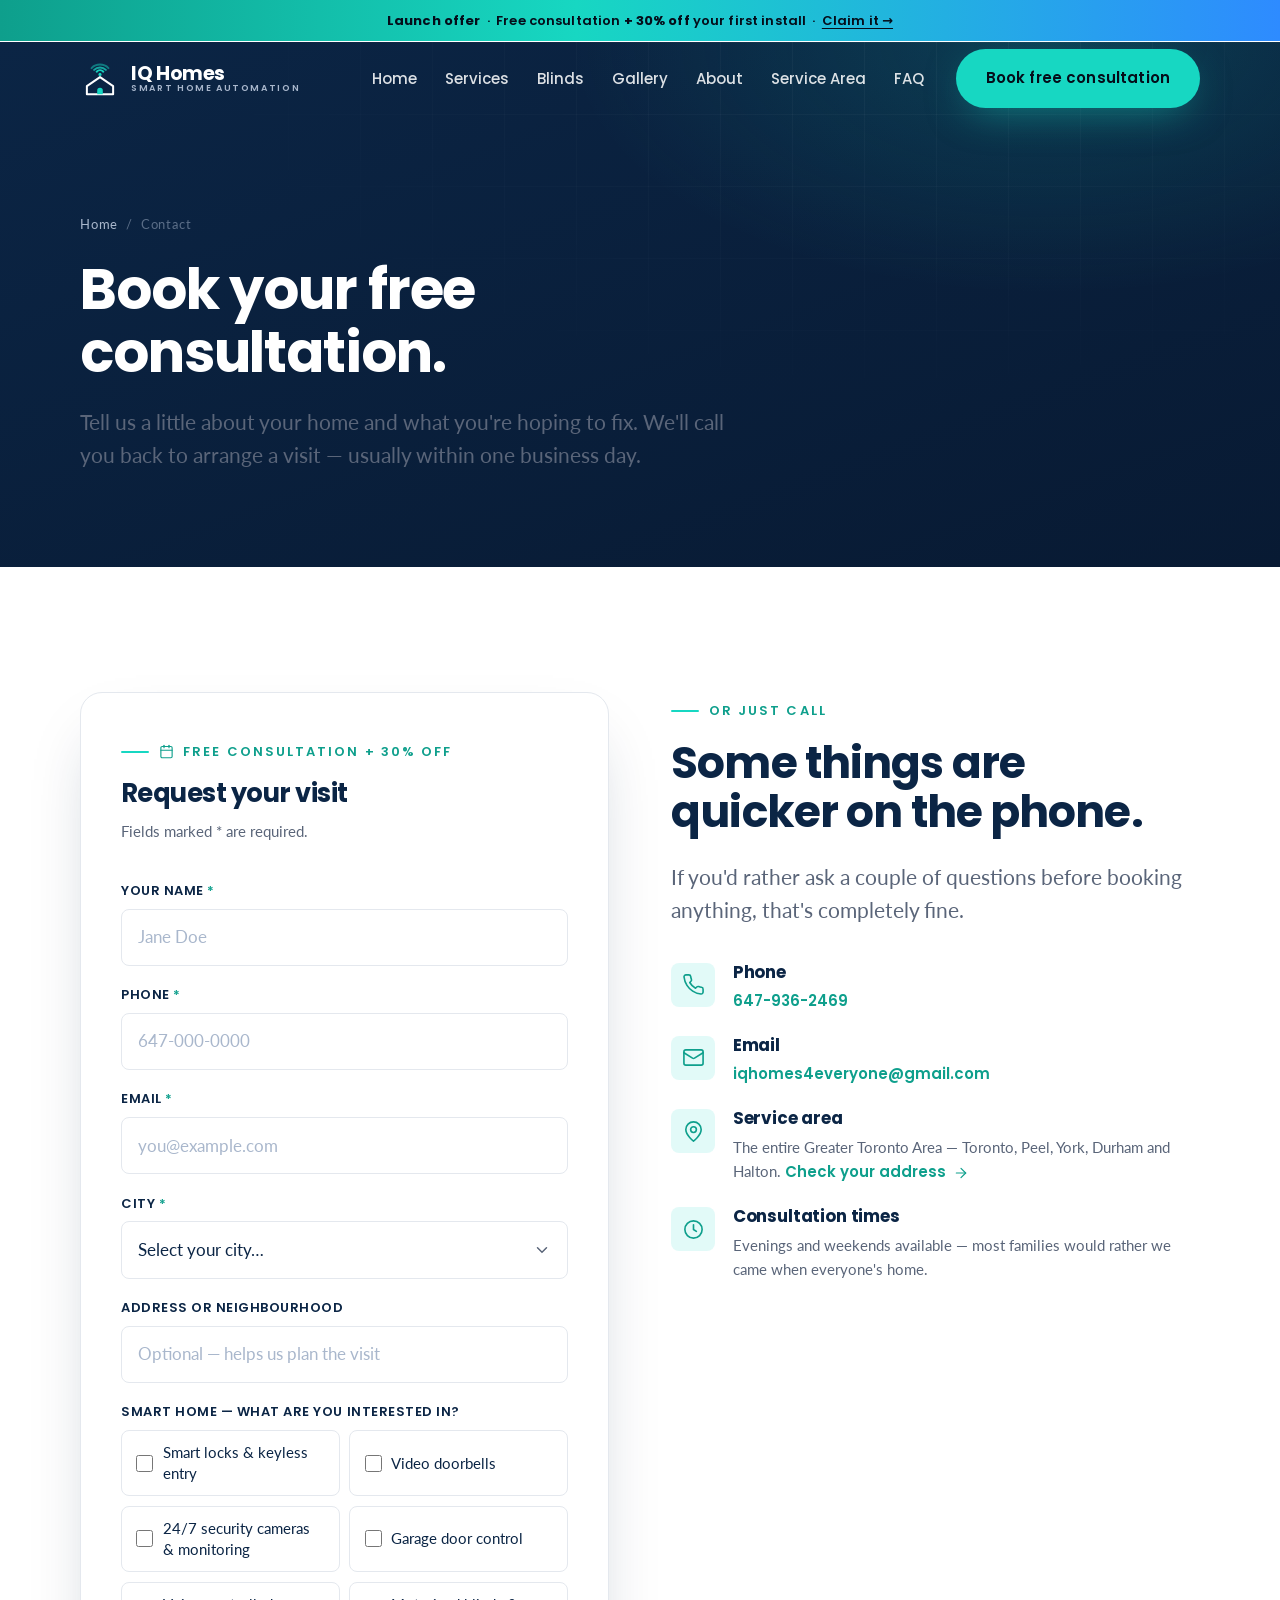
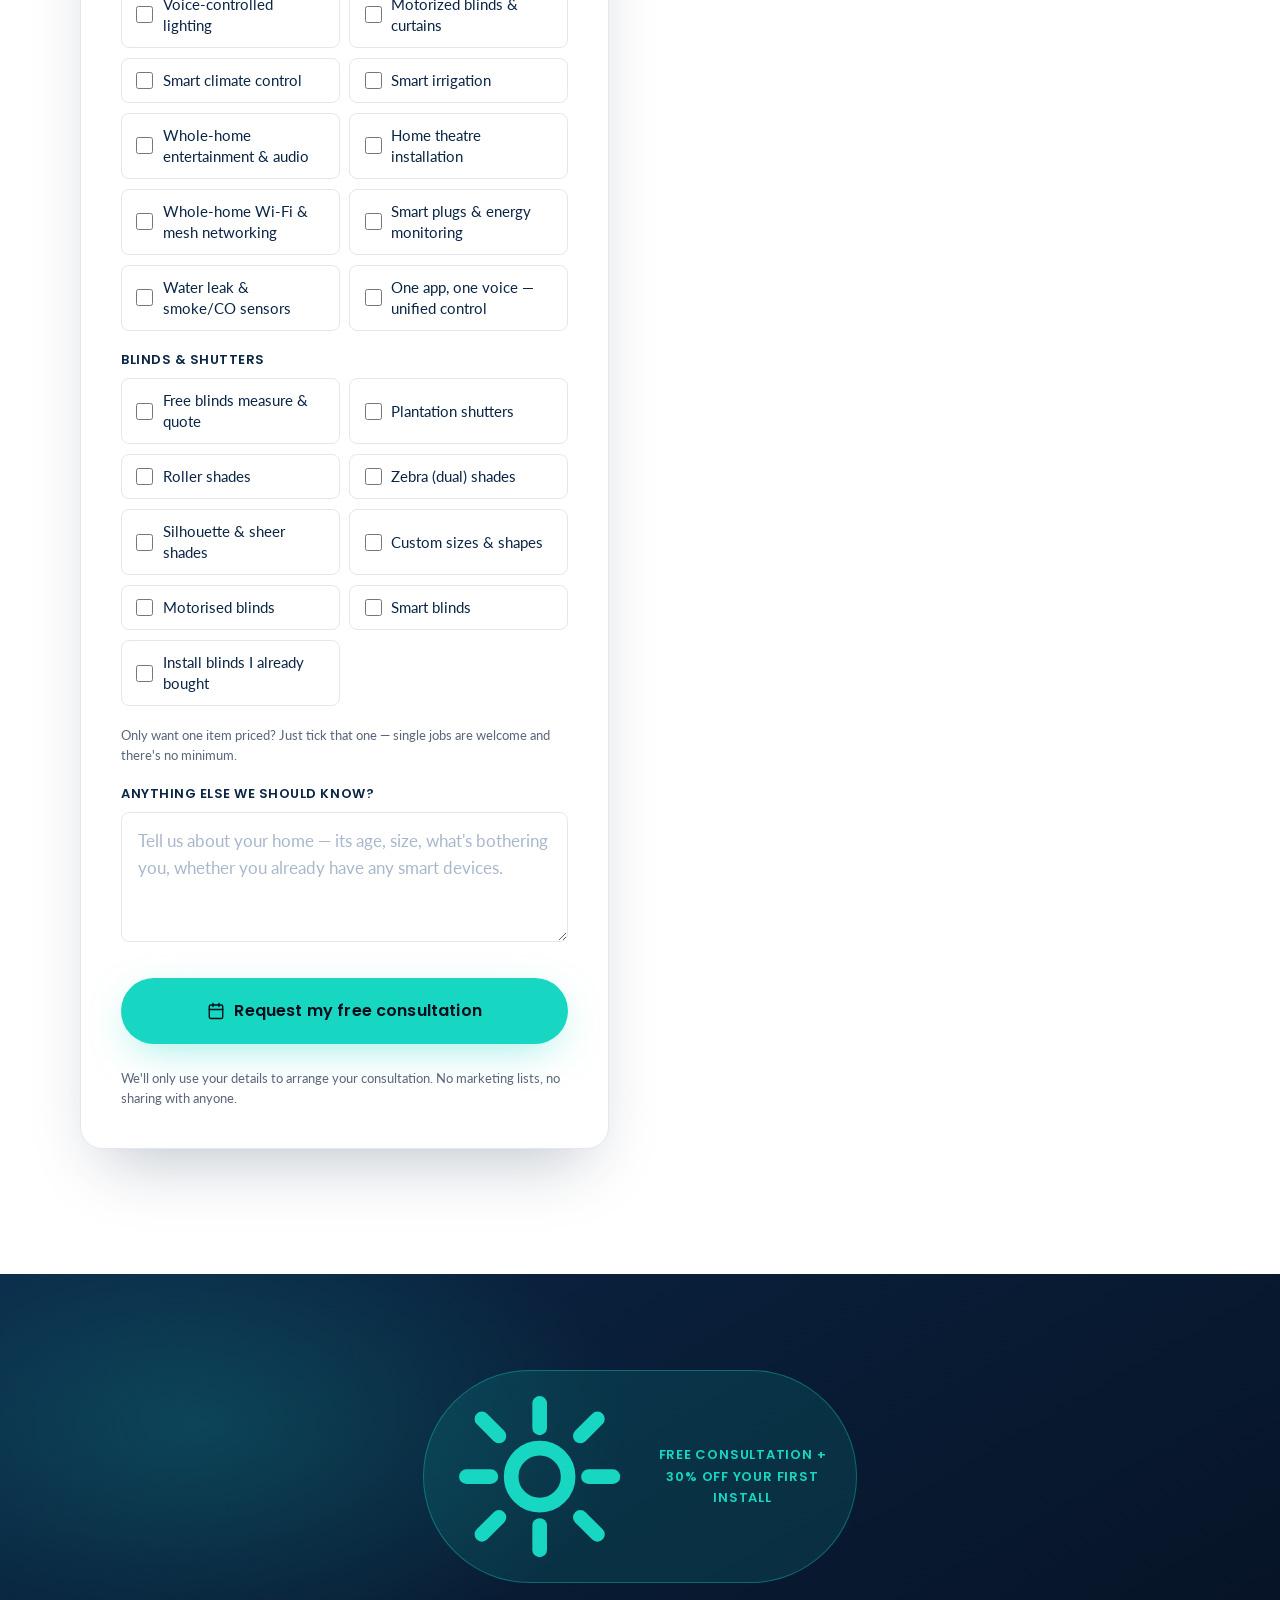
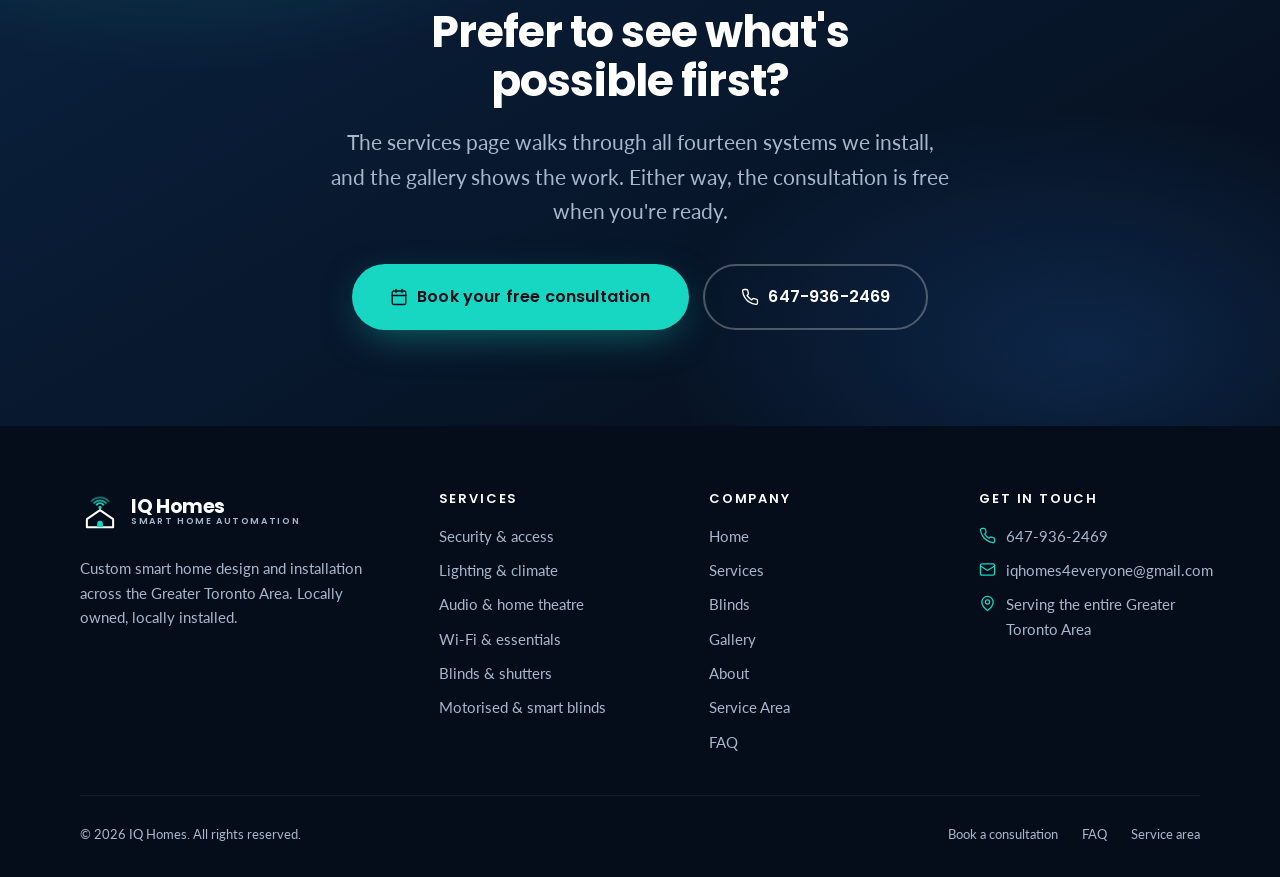
<file: contact.html>
<!DOCTYPE html>
<html lang="en-CA">
<head>
  <meta charset="utf-8">
  <meta name="viewport" content="width=device-width, initial-scale=1">
  <title>Book a Free Smart Home Consultation | IQ Homes GTA</title>
  <meta name="description" content="Book a free, no-obligation smart home consultation with IQ Homes. We serve the entire Greater Toronto Area — and take 30% off your first install.">
  <link rel="canonical" href="https://www.iqhomes.ca/contact.html">

  <meta property="og:type" content="website">
  <meta property="og:site_name" content="IQ Homes">
  <meta property="og:title" content="Book a Free Smart Home Consultation | IQ Homes GTA">
  <meta property="og:description" content="Book a free, no-obligation smart home consultation with IQ Homes. We serve the entire Greater Toronto Area — and take 30% off your first install.">
  <meta property="og:url" content="https://www.iqhomes.ca/contact.html">
  <meta property="og:image" content="https://www.iqhomes.ca/assets/img/photos/hero-dusk-unlock.jpg">
  <meta property="og:locale" content="en_CA">
  <meta name="twitter:card" content="summary_large_image">
  <meta name="theme-color" content="#0B2545">

  <link rel="icon" href="assets/favicon.svg" type="image/svg+xml">
  <link rel="apple-touch-icon" href="assets/favicon.svg">

  <link rel="preconnect" href="https://fonts.googleapis.com">
  <link rel="preconnect" href="https://fonts.gstatic.com" crossorigin>
  <link href="https://fonts.googleapis.com/css2?family=Poppins:wght@500;600;700&family=Lato:wght@400;700&display=swap" rel="stylesheet">
  <link rel="stylesheet" href="assets/css/style.css">

  <script type="application/ld+json">{
  "@context": "https://schema.org",
  "@type": "HomeAndConstructionBusiness",
  "@id": "https://www.iqhomes.ca/#business",
  "name": "IQ Homes",
  "description": "Smart home automation design, sales and installation across the Greater Toronto Area.",
  "url": "https://www.iqhomes.ca",
  "telephone": "+16479362469",
  "email": "iqhomes4everyone@gmail.com",
  "founder": { "@type": "Person", "name": "Kshitij Dua" },
  "priceRange": "$$",
  "areaServed": [
    { "@type": "AdministrativeArea", "name": "Greater Toronto Area" },
    { "@type": "AdministrativeArea", "name": "Regional Municipality of Peel" },
    { "@type": "AdministrativeArea", "name": "Regional Municipality of York" },
    { "@type": "AdministrativeArea", "name": "Regional Municipality of Durham" },
    { "@type": "AdministrativeArea", "name": "Regional Municipality of Halton" },
    { "@type": "City", "name": "Toronto" },
    { "@type": "City", "name": "North York" },
    { "@type": "City", "name": "Scarborough" },
    { "@type": "City", "name": "Etobicoke" },
    { "@type": "City", "name": "East York" },
    { "@type": "City", "name": "York" },
    { "@type": "City", "name": "Mississauga" },
    { "@type": "City", "name": "Brampton" },
    { "@type": "City", "name": "Caledon" },
    { "@type": "City", "name": "Vaughan" },
    { "@type": "City", "name": "Markham" },
    { "@type": "City", "name": "Richmond Hill" },
    { "@type": "City", "name": "Newmarket" },
    { "@type": "City", "name": "Aurora" },
    { "@type": "City", "name": "King City" },
    { "@type": "City", "name": "Whitchurch-Stouffville" },
    { "@type": "City", "name": "East Gwillimbury" },
    { "@type": "City", "name": "Georgina" },
    { "@type": "City", "name": "Pickering" },
    { "@type": "City", "name": "Ajax" },
    { "@type": "City", "name": "Whitby" },
    { "@type": "City", "name": "Oshawa" },
    { "@type": "City", "name": "Clarington" },
    { "@type": "City", "name": "Uxbridge" },
    { "@type": "City", "name": "Scugog" },
    { "@type": "City", "name": "Brock" },
    { "@type": "City", "name": "Oakville" },
    { "@type": "City", "name": "Burlington" },
    { "@type": "City", "name": "Milton" },
    { "@type": "City", "name": "Halton Hills" }
  ],
  "address": {
    "@type": "PostalAddress",
    "addressRegion": "ON",
    "addressCountry": "CA"
  },
  "makesOffer": {
    "@type": "Offer",
    "name": "Free consultation + 30% off first install",
    "description": "New customers receive a free in-home smart home consultation and 30% off their first installation."
  }
}</script>
</head>
<body>
  <a class="skip-link" href="#main">Skip to content</a>

  <div class="offer-bar">
    <div class="container">
      <strong>Launch offer</strong> &nbsp;·&nbsp; Free consultation <strong>+ 30% off</strong> your first install &nbsp;·&nbsp;
      <a href="contact.html">Claim it&nbsp;&rarr;</a>
    </div>
  </div>

  <header class="site-header site-header--over-hero" data-header>
    <div class="container header-inner">
      <a class="logo" href="index.html" aria-label="IQ Homes — home">
        <svg viewBox="0 0 64 64" role="img" aria-label="IQ Homes logo" focusable="false">
  <g fill="none" stroke="currentColor" stroke-width="3.2" stroke-linecap="round" stroke-linejoin="round">
    <path d="M32 29 53 43.5V56.5H11V43.5Z"/>
  </g>
  <g fill="none" stroke="var(--logo-accent, #17D7C2)" stroke-width="3.2" stroke-linecap="round">
    <path d="M26.68 20.27a7.6 7.6 0 0 1 10.64 0" opacity=".95"/>
    <path d="M22.58 17.40a13.4 13.4 0 0 1 18.84 0" opacity=".72"/>
    <path d="M18.49 14.54a19.2 19.2 0 0 1 27.02 0" opacity=".48"/>
  </g>
  <circle cx="32" cy="24.6" r="2.5" fill="var(--logo-accent, #17D7C2)"/>
  <path d="M27.5 56.5V50.6a4.5 4.5 0 0 1 9 0v5.9Z" fill="var(--logo-accent, #17D7C2)"/>
</svg>
        <span class="logo-wordmark">
          <span class="logo-text">IQ Homes</span>
          <span class="logo-sub">Smart Home Automation</span>
        </span>
      </a>

      <button class="nav-toggle" data-nav-toggle aria-expanded="false" aria-controls="site-nav" aria-label="Menu">
        <svg class="icon-open" viewBox="0 0 24 24" fill="none" stroke="currentColor" stroke-width="1.8" stroke-linecap="round" stroke-linejoin="round" aria-hidden="true" focusable="false"><path d="M3 6h18"/><path d="M3 12h18"/><path d="M3 18h18"/></svg>
        <svg class="icon-close" viewBox="0 0 24 24" fill="none" stroke="currentColor" stroke-width="1.8" stroke-linecap="round" stroke-linejoin="round" aria-hidden="true" focusable="false"><path d="M18 6 6 18"/><path d="m6 6 12 12"/></svg>
      </button>

      <nav class="nav" id="site-nav" data-nav aria-label="Main">
        <ul class="nav-list">
            <li><a class="nav-link" href="index.html">Home</a></li>
            <li><a class="nav-link" href="services.html">Services</a></li>
            <li><a class="nav-link" href="blinds.html">Blinds</a></li>
            <li><a class="nav-link" href="gallery.html">Gallery</a></li>
            <li><a class="nav-link" href="about.html">About</a></li>
            <li><a class="nav-link" href="service-area.html">Service Area</a></li>
            <li><a class="nav-link" href="faq.html">FAQ</a></li>
            </ul>
        <a class="btn btn--primary" href="contact.html">Book free consultation</a>
      </nav>
    </div>
  </header>

  <main id="main">
    <section class="page-hero">
      <div class="container">
        <nav class="breadcrumb" aria-label="Breadcrumb">
          <a href="index.html">Home</a> <span>/</span> <span>Contact</span>
        </nav>
        <h1>Book your free consultation.</h1>
        <p class="lead">Tell us a little about your home and what you're hoping to fix. We'll call you back to arrange a visit — usually within one business day.</p>
      </div>
    </section>

    <section class="section">
      <div class="container">
        <div class="split" style="align-items:start">
          <div class="form-card reveal">
            <!-- Netlify Forms: the name + data-netlify attributes are what Netlify's
                 build-time parser looks for. form-name must match the name attribute.
                 bot-field is an invisible honeypot — real people never fill it in, bots do. -->
            <form data-consult-form
                  name="consultation"
                  method="POST"
                  data-netlify="true"
                  netlify-honeypot="bot-field"
                  action="/thank-you.html"
                  novalidate>
              <input type="hidden" name="form-name" value="consultation">
              <p class="sr-only" aria-hidden="true">
                <label>Leave this field empty: <input name="bot-field" tabindex="-1" autocomplete="off"></label>
              </p>
              <span class="eyebrow"><svg viewBox="0 0 24 24" fill="none" stroke="currentColor" stroke-width="1.8" stroke-linecap="round" stroke-linejoin="round" aria-hidden="true" focusable="false"><rect x="3" y="4" width="18" height="18" rx="2"/><path d="M16 2v4"/><path d="M8 2v4"/><path d="M3 10h18"/></svg> Free consultation + 30% off</span>
              <h2 style="font-size:var(--fs-h3)">Request your visit</h2>
              <p class="text-muted mt-1" style="font-size:var(--fs-sm)">Fields marked <span class="req">*</span> are required.</p>

              <div class="form-grid mt-3">
                <div class="field">
                  <label for="name">Your name <span class="req">*</span></label>
                  <input id="name" name="name" type="text" autocomplete="name" placeholder="Jane Doe" required>
                  <span class="field-error">Please enter your name.</span>
                </div>

                <div class="field">
                  <label for="phone">Phone <span class="req">*</span></label>
                  <input id="phone" name="phone" type="tel" autocomplete="tel" placeholder="647-000-0000" required>
                  <span class="field-error">Please enter a valid phone number.</span>
                </div>

                <div class="field">
                  <label for="email">Email <span class="req">*</span></label>
                  <input id="email" name="email" type="email" autocomplete="email" placeholder="you@example.com" required>
                  <span class="field-error">Please enter a valid email address.</span>
                </div>

                <div class="field">
                  <label for="city">City <span class="req">*</span></label>
                  <select id="city" name="city" required>
                    <option value="">Select your city…</option>
                    <optgroup label="City of Toronto"><option value="Toronto">Toronto</option><option value="North York">North York</option><option value="Scarborough">Scarborough</option><option value="Etobicoke">Etobicoke</option><option value="East York">East York</option><option value="York">York</option></optgroup><optgroup label="Peel Region"><option value="Mississauga">Mississauga</option><option value="Brampton">Brampton</option><option value="Caledon">Caledon</option></optgroup><optgroup label="York Region"><option value="Vaughan">Vaughan</option><option value="Markham">Markham</option><option value="Richmond Hill">Richmond Hill</option><option value="Newmarket">Newmarket</option><option value="Aurora">Aurora</option><option value="King City">King City</option><option value="Whitchurch-Stouffville">Whitchurch-Stouffville</option><option value="East Gwillimbury">East Gwillimbury</option><option value="Georgina">Georgina</option></optgroup><optgroup label="Durham Region"><option value="Pickering">Pickering</option><option value="Ajax">Ajax</option><option value="Whitby">Whitby</option><option value="Oshawa">Oshawa</option><option value="Clarington">Clarington</option><option value="Uxbridge">Uxbridge</option><option value="Scugog">Scugog</option><option value="Brock">Brock</option></optgroup><optgroup label="Halton Region"><option value="Oakville">Oakville</option><option value="Burlington">Burlington</option><option value="Milton">Milton</option><option value="Halton Hills">Halton Hills</option></optgroup>
                    <option value="Other">Somewhere else — I'll explain below</option>
                  </select>
                  <span class="field-error">Please choose your city.</span>
                </div>

                <div class="field form-full">
                  <label for="address">Address or neighbourhood</label>
                  <input id="address" name="address" type="text" autocomplete="street-address" placeholder="Optional — helps us plan the visit">
                </div>

                <div class="field form-full">
                  <label>Smart home — what are you interested in?</label>
                  <div class="checks">
                    <label class="check">
              <input type="checkbox" name="service" value="lock">
              <span>Smart locks & keyless entry</span>
            </label>
            <label class="check">
              <input type="checkbox" name="service" value="doorbell">
              <span>Video doorbells</span>
            </label>
            <label class="check">
              <input type="checkbox" name="service" value="cameras">
              <span>24/7 security cameras & monitoring</span>
            </label>
            <label class="check">
              <input type="checkbox" name="service" value="garage">
              <span>Garage door control</span>
            </label>
            <label class="check">
              <input type="checkbox" name="service" value="lighting">
              <span>Voice-controlled lighting</span>
            </label>
            <label class="check">
              <input type="checkbox" name="service" value="blinds">
              <span>Motorized blinds & curtains</span>
            </label>
            <label class="check">
              <input type="checkbox" name="service" value="climate">
              <span>Smart climate control</span>
            </label>
            <label class="check">
              <input type="checkbox" name="service" value="irrigation">
              <span>Smart irrigation</span>
            </label>
            <label class="check">
              <input type="checkbox" name="service" value="av">
              <span>Whole-home entertainment & audio</span>
            </label>
            <label class="check">
              <input type="checkbox" name="service" value="theatre">
              <span>Home theatre installation</span>
            </label>
            <label class="check">
              <input type="checkbox" name="service" value="wifi">
              <span>Whole-home Wi-Fi & mesh networking</span>
            </label>
            <label class="check">
              <input type="checkbox" name="service" value="energy">
              <span>Smart plugs & energy monitoring</span>
            </label>
            <label class="check">
              <input type="checkbox" name="service" value="sensors">
              <span>Water leak & smoke/CO sensors</span>
            </label>
            <label class="check">
              <input type="checkbox" name="service" value="hub">
              <span>One app, one voice — unified control</span>
            </label>
            
                  </div>
                </div>

                <div class="field form-full">
                  <label>Blinds &amp; shutters</label>
                  <div class="checks">
                    <label class="check">
              <input type="checkbox" name="service" value="blinds-measure">
              <span>Free blinds measure & quote</span>
            </label>
            <label class="check">
              <input type="checkbox" name="service" value="shutters">
              <span>Plantation shutters</span>
            </label>
            <label class="check">
              <input type="checkbox" name="service" value="roller">
              <span>Roller shades</span>
            </label>
            <label class="check">
              <input type="checkbox" name="service" value="zebra">
              <span>Zebra (dual) shades</span>
            </label>
            <label class="check">
              <input type="checkbox" name="service" value="silhouette">
              <span>Silhouette & sheer shades</span>
            </label>
            <label class="check">
              <input type="checkbox" name="service" value="custom">
              <span>Custom sizes & shapes</span>
            </label>
            <label class="check">
              <input type="checkbox" name="service" value="motorised">
              <span>Motorised blinds</span>
            </label>
            <label class="check">
              <input type="checkbox" name="service" value="smart-blinds">
              <span>Smart blinds</span>
            </label>
            <label class="check">
              <input type="checkbox" name="service" value="blinds-install-only">
              <span>Install blinds I already bought</span>
            </label>
            
                  </div>
                </div>

                <div class="field form-full">
                  <p class="form-note">
                    Only want one item priced? Just tick that one — single jobs are welcome and
                    there's no minimum.
                  </p>
                </div>

                <div class="field form-full">
                  <label for="message">Anything else we should know?</label>
                  <textarea id="message" name="message" placeholder="Tell us about your home — its age, size, what's bothering you, whether you already have any smart devices."></textarea>
                </div>
              </div>

              <div class="mt-3">
                <button class="btn btn--primary btn--lg btn--block" type="submit">
                  <svg viewBox="0 0 24 24" fill="none" stroke="currentColor" stroke-width="1.8" stroke-linecap="round" stroke-linejoin="round" aria-hidden="true" focusable="false"><rect x="3" y="4" width="18" height="18" rx="2"/><path d="M16 2v4"/><path d="M8 2v4"/><path d="M3 10h18"/></svg> Request my free consultation
                </button>
                <p class="form-note mt-2">
                  We'll only use your details to arrange your consultation. No marketing lists, no sharing with anyone.
                </p>
              </div>
            </form>

            <div class="form-success" data-form-success>
              <span class="tick"><svg viewBox="0 0 24 24" fill="none" stroke="currentColor" stroke-width="1.8" stroke-linecap="round" stroke-linejoin="round" aria-hidden="true" focusable="false"><path d="M20 6 9 17l-5-5"/></svg></span>
              <h2 style="font-size:var(--fs-h3)">Thanks — we've got it.</h2>
              <p class="text-muted">We'll be in touch within one business day to arrange a time that suits you. If it's urgent, call us on <a href="tel:+16479362469" class="link-arrow">647-936-2469</a>.</p>
            </div>
          </div>

          <div>
            <span class="eyebrow">Or just call</span>
            <h2>Some things are quicker on the phone.</h2>
            <p class="lead mt-2">If you'd rather ask a couple of questions before booking anything, that's completely fine.</p>

            <div class="grid mt-3" style="gap:1.4rem">
              <div class="feature">
                <span class="feature-icon"><svg viewBox="0 0 24 24" fill="none" stroke="currentColor" stroke-width="1.8" stroke-linecap="round" stroke-linejoin="round" aria-hidden="true" focusable="false"><path d="M22 16.92v3a2 2 0 0 1-2.18 2 19.8 19.8 0 0 1-8.63-3.07 19.5 19.5 0 0 1-6-6A19.8 19.8 0 0 1 2.12 4.18 2 2 0 0 1 4.11 2h3a2 2 0 0 1 2 1.72c.13.96.36 1.9.7 2.81a2 2 0 0 1-.45 2.11L8.1 9.9a16 16 0 0 0 6 6l1.26-1.26a2 2 0 0 1 2.11-.45c.9.34 1.85.57 2.81.7A2 2 0 0 1 22 16.92Z"/></svg></span>
                <div><h3>Phone</h3><p><a href="tel:+16479362469" class="link-arrow">647-936-2469</a></p></div>
              </div>
              <div class="feature">
                <span class="feature-icon"><svg viewBox="0 0 24 24" fill="none" stroke="currentColor" stroke-width="1.8" stroke-linecap="round" stroke-linejoin="round" aria-hidden="true" focusable="false"><rect x="2" y="4" width="20" height="16" rx="2"/><path d="m22 7-8.97 5.7a1.94 1.94 0 0 1-2.06 0L2 7"/></svg></span>
                <div><h3>Email</h3><p><a href="mailto:iqhomes4everyone@gmail.com" class="link-arrow">iqhomes4everyone@gmail.com</a></p></div>
              </div>
              <div class="feature">
                <span class="feature-icon"><svg viewBox="0 0 24 24" fill="none" stroke="currentColor" stroke-width="1.8" stroke-linecap="round" stroke-linejoin="round" aria-hidden="true" focusable="false"><path d="M20 10c0 6-8 12-8 12s-8-6-8-12a8 8 0 0 1 16 0Z"/><circle cx="12" cy="10" r="3"/></svg></span>
                <div><h3>Service area</h3><p>The entire Greater Toronto Area — Toronto, Peel, York, Durham and Halton. <a href="service-area.html" class="link-arrow">Check your address <svg viewBox="0 0 24 24" fill="none" stroke="currentColor" stroke-width="1.8" stroke-linecap="round" stroke-linejoin="round" aria-hidden="true" focusable="false"><path d="M5 12h14"/><path d="m12 5 7 7-7 7"/></svg></a></p></div>
              </div>
              <div class="feature">
                <span class="feature-icon"><svg viewBox="0 0 24 24" fill="none" stroke="currentColor" stroke-width="1.8" stroke-linecap="round" stroke-linejoin="round" aria-hidden="true" focusable="false"><circle cx="12" cy="12" r="9"/><path d="M12 7v5l3 2"/></svg></span>
                <div><h3>Consultation times</h3><p>Evenings and weekends available — most families would rather we came when everyone's home.</p></div>
              </div>
            </div>

            
          </div>
        </div>
      </div>
    </section>

  <section class="cta-band">
    <div class="container">
      <span class="cta-offer"><svg viewBox="0 0 24 24" fill="none" stroke="currentColor" stroke-width="1.8" stroke-linecap="round" stroke-linejoin="round" aria-hidden="true" focusable="false"><path d="M12 3v3"/><path d="M12 18v3"/><path d="M4.9 4.9 7 7"/><path d="m17 17 2.1 2.1"/><path d="M3 12h3"/><path d="M18 12h3"/><path d="M4.9 19.1 7 17"/><path d="m17 7 2.1-2.1"/><circle cx="12" cy="12" r="3.5"/></svg> Free consultation + 30% off your first install</span>
      <h2>Prefer to see what's possible first?</h2>
      <p>The services page walks through all fourteen systems we install, and the gallery shows the work. Either way, the consultation is free when you're ready.</p>
      <div class="btn-row">
        <a class="btn btn--primary btn--lg" href="contact.html"><svg viewBox="0 0 24 24" fill="none" stroke="currentColor" stroke-width="1.8" stroke-linecap="round" stroke-linejoin="round" aria-hidden="true" focusable="false"><rect x="3" y="4" width="18" height="18" rx="2"/><path d="M16 2v4"/><path d="M8 2v4"/><path d="M3 10h18"/></svg> Book your free consultation</a>
        <a class="btn btn--ghost-light btn--lg" href="tel:+16479362469"><svg viewBox="0 0 24 24" fill="none" stroke="currentColor" stroke-width="1.8" stroke-linecap="round" stroke-linejoin="round" aria-hidden="true" focusable="false"><path d="M22 16.92v3a2 2 0 0 1-2.18 2 19.8 19.8 0 0 1-8.63-3.07 19.5 19.5 0 0 1-6-6A19.8 19.8 0 0 1 2.12 4.18 2 2 0 0 1 4.11 2h3a2 2 0 0 1 2 1.72c.13.96.36 1.9.7 2.81a2 2 0 0 1-.45 2.11L8.1 9.9a16 16 0 0 0 6 6l1.26-1.26a2 2 0 0 1 2.11-.45c.9.34 1.85.57 2.81.7A2 2 0 0 1 22 16.92Z"/></svg> 647-936-2469</a>
      </div>
    </div>
  </section>
  </main>

  <footer class="site-footer">
    <div class="container">
      <div class="footer-grid">
        <div class="footer-about">
          <a class="logo" href="index.html" aria-label="IQ Homes — home">
        <svg viewBox="0 0 64 64" role="img" aria-label="IQ Homes logo" focusable="false">
  <g fill="none" stroke="currentColor" stroke-width="3.2" stroke-linecap="round" stroke-linejoin="round">
    <path d="M32 29 53 43.5V56.5H11V43.5Z"/>
  </g>
  <g fill="none" stroke="var(--logo-accent, #17D7C2)" stroke-width="3.2" stroke-linecap="round">
    <path d="M26.68 20.27a7.6 7.6 0 0 1 10.64 0" opacity=".95"/>
    <path d="M22.58 17.40a13.4 13.4 0 0 1 18.84 0" opacity=".72"/>
    <path d="M18.49 14.54a19.2 19.2 0 0 1 27.02 0" opacity=".48"/>
  </g>
  <circle cx="32" cy="24.6" r="2.5" fill="var(--logo-accent, #17D7C2)"/>
  <path d="M27.5 56.5V50.6a4.5 4.5 0 0 1 9 0v5.9Z" fill="var(--logo-accent, #17D7C2)"/>
</svg>
        <span class="logo-wordmark">
          <span class="logo-text">IQ Homes</span>
          <span class="logo-sub">Smart Home Automation</span>
        </span>
      </a>
          <p>Custom smart home design and installation across the Greater Toronto Area. Locally owned, locally installed.</p>
        </div>

        <div class="footer-col">
          <h4>Services</h4>
          <ul><li><a href="services.html#security">Security & access</a></li><li><a href="services.html#comfort">Lighting & climate</a></li><li><a href="services.html#entertainment">Audio & home theatre</a></li><li><a href="services.html#essentials">Wi-Fi & essentials</a></li><li><a href="blinds.html">Blinds &amp; shutters</a></li><li><a href="blinds.html#motorised">Motorised &amp; smart blinds</a></li></ul>
        </div>

        <div class="footer-col">
          <h4>Company</h4>
          <ul><li><a href="index.html">Home</a></li><li><a href="services.html">Services</a></li><li><a href="blinds.html">Blinds</a></li><li><a href="gallery.html">Gallery</a></li><li><a href="about.html">About</a></li><li><a href="service-area.html">Service Area</a></li><li><a href="faq.html">FAQ</a></li></ul>
        </div>

        <div class="footer-col">
          <h4>Get in touch</h4>
          <ul class="footer-contact">
            <li><svg viewBox="0 0 24 24" fill="none" stroke="currentColor" stroke-width="1.8" stroke-linecap="round" stroke-linejoin="round" aria-hidden="true" focusable="false"><path d="M22 16.92v3a2 2 0 0 1-2.18 2 19.8 19.8 0 0 1-8.63-3.07 19.5 19.5 0 0 1-6-6A19.8 19.8 0 0 1 2.12 4.18 2 2 0 0 1 4.11 2h3a2 2 0 0 1 2 1.72c.13.96.36 1.9.7 2.81a2 2 0 0 1-.45 2.11L8.1 9.9a16 16 0 0 0 6 6l1.26-1.26a2 2 0 0 1 2.11-.45c.9.34 1.85.57 2.81.7A2 2 0 0 1 22 16.92Z"/></svg><a href="tel:+16479362469">647-936-2469</a></li>
            <li><svg viewBox="0 0 24 24" fill="none" stroke="currentColor" stroke-width="1.8" stroke-linecap="round" stroke-linejoin="round" aria-hidden="true" focusable="false"><rect x="2" y="4" width="20" height="16" rx="2"/><path d="m22 7-8.97 5.7a1.94 1.94 0 0 1-2.06 0L2 7"/></svg><a href="mailto:iqhomes4everyone@gmail.com">iqhomes4everyone@gmail.com</a></li>
            <li><svg viewBox="0 0 24 24" fill="none" stroke="currentColor" stroke-width="1.8" stroke-linecap="round" stroke-linejoin="round" aria-hidden="true" focusable="false"><path d="M20 10c0 6-8 12-8 12s-8-6-8-12a8 8 0 0 1 16 0Z"/><circle cx="12" cy="10" r="3"/></svg><span>Serving the entire Greater<br>Toronto Area</span></li>
          </ul>
        </div>
      </div>

      <div class="footer-bottom">
        <p>&copy; <span data-year>2026</span> IQ Homes. All rights reserved.</p>
        <nav aria-label="Footer">
          <a href="contact.html">Book a consultation</a>
          <a href="faq.html">FAQ</a>
          <a href="service-area.html">Service area</a>
        </nav>
      </div>
    </div>
  </footer>

  <script type="importmap">
  { "imports": { "three": "./assets/js/vendor/three.module.js" } }
  </script>
  <script type="module" src="assets/js/main.js"></script>
</body>
</html>
</file>
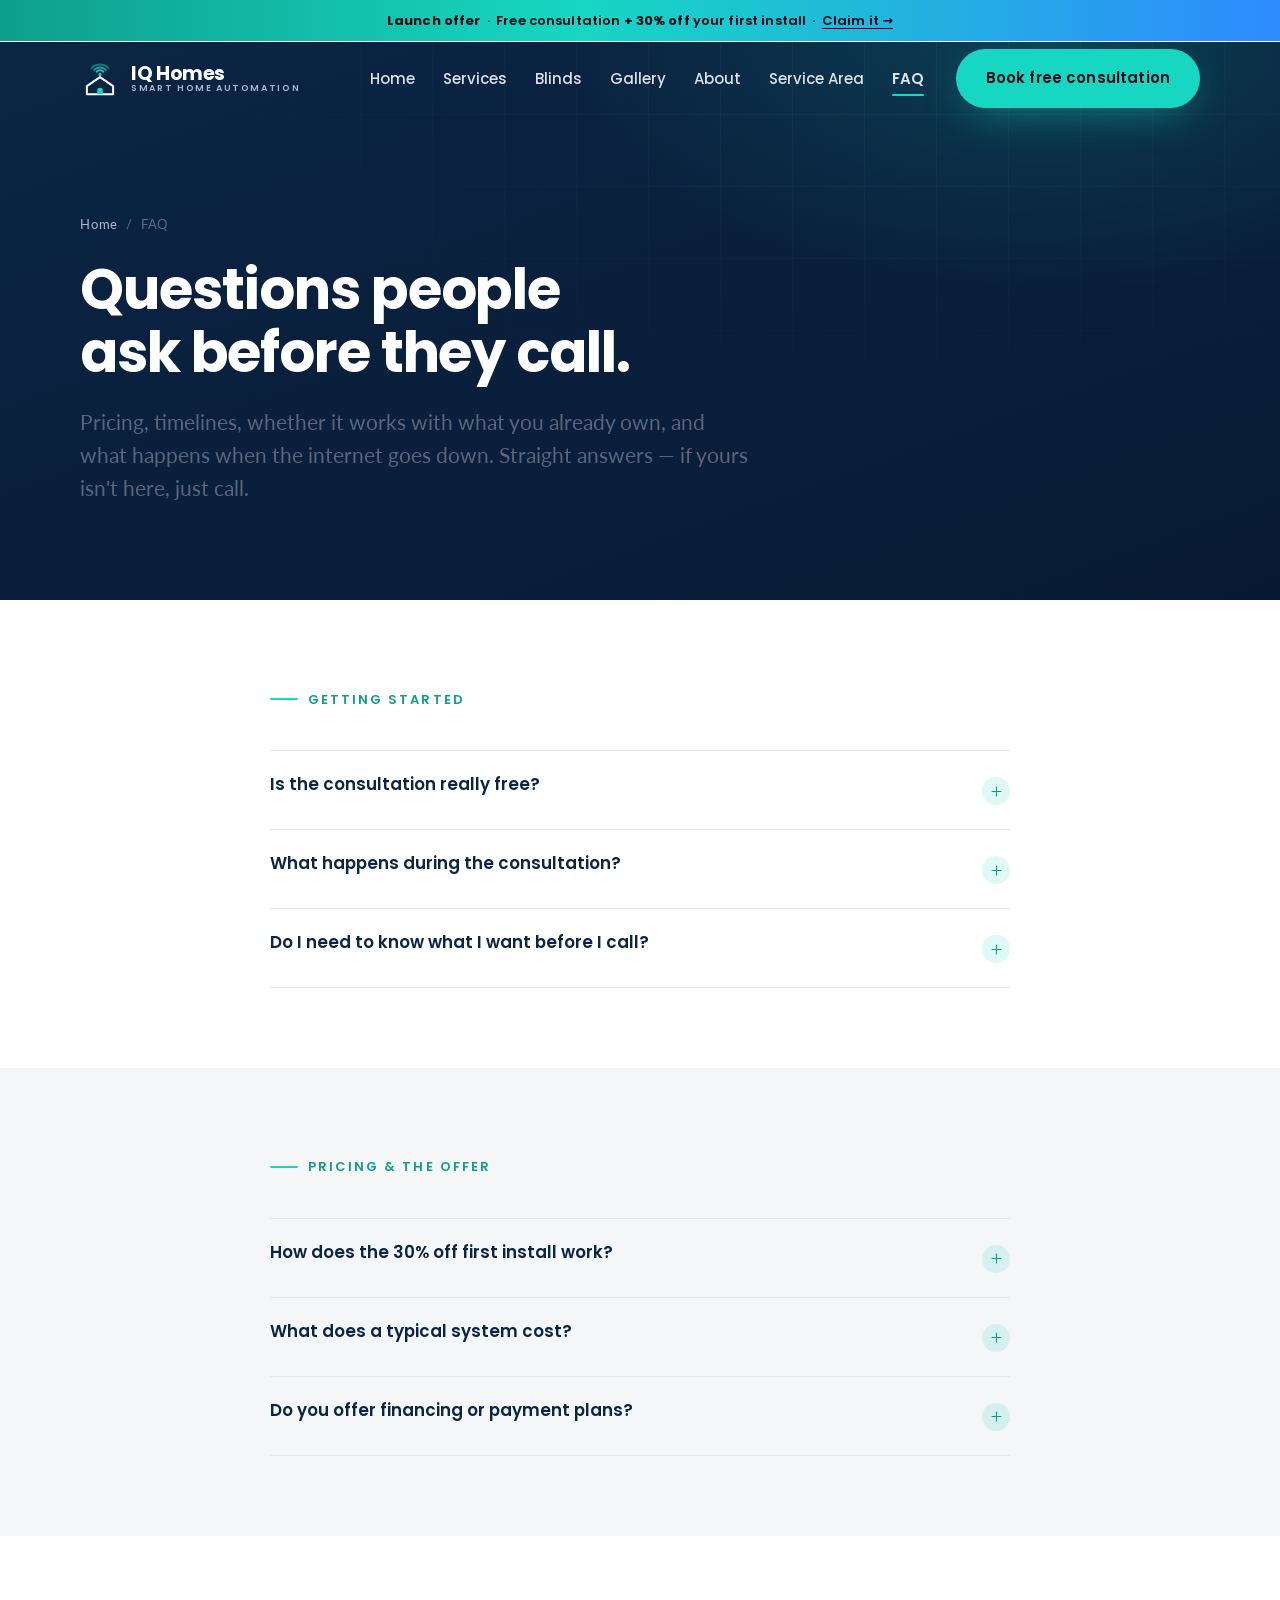
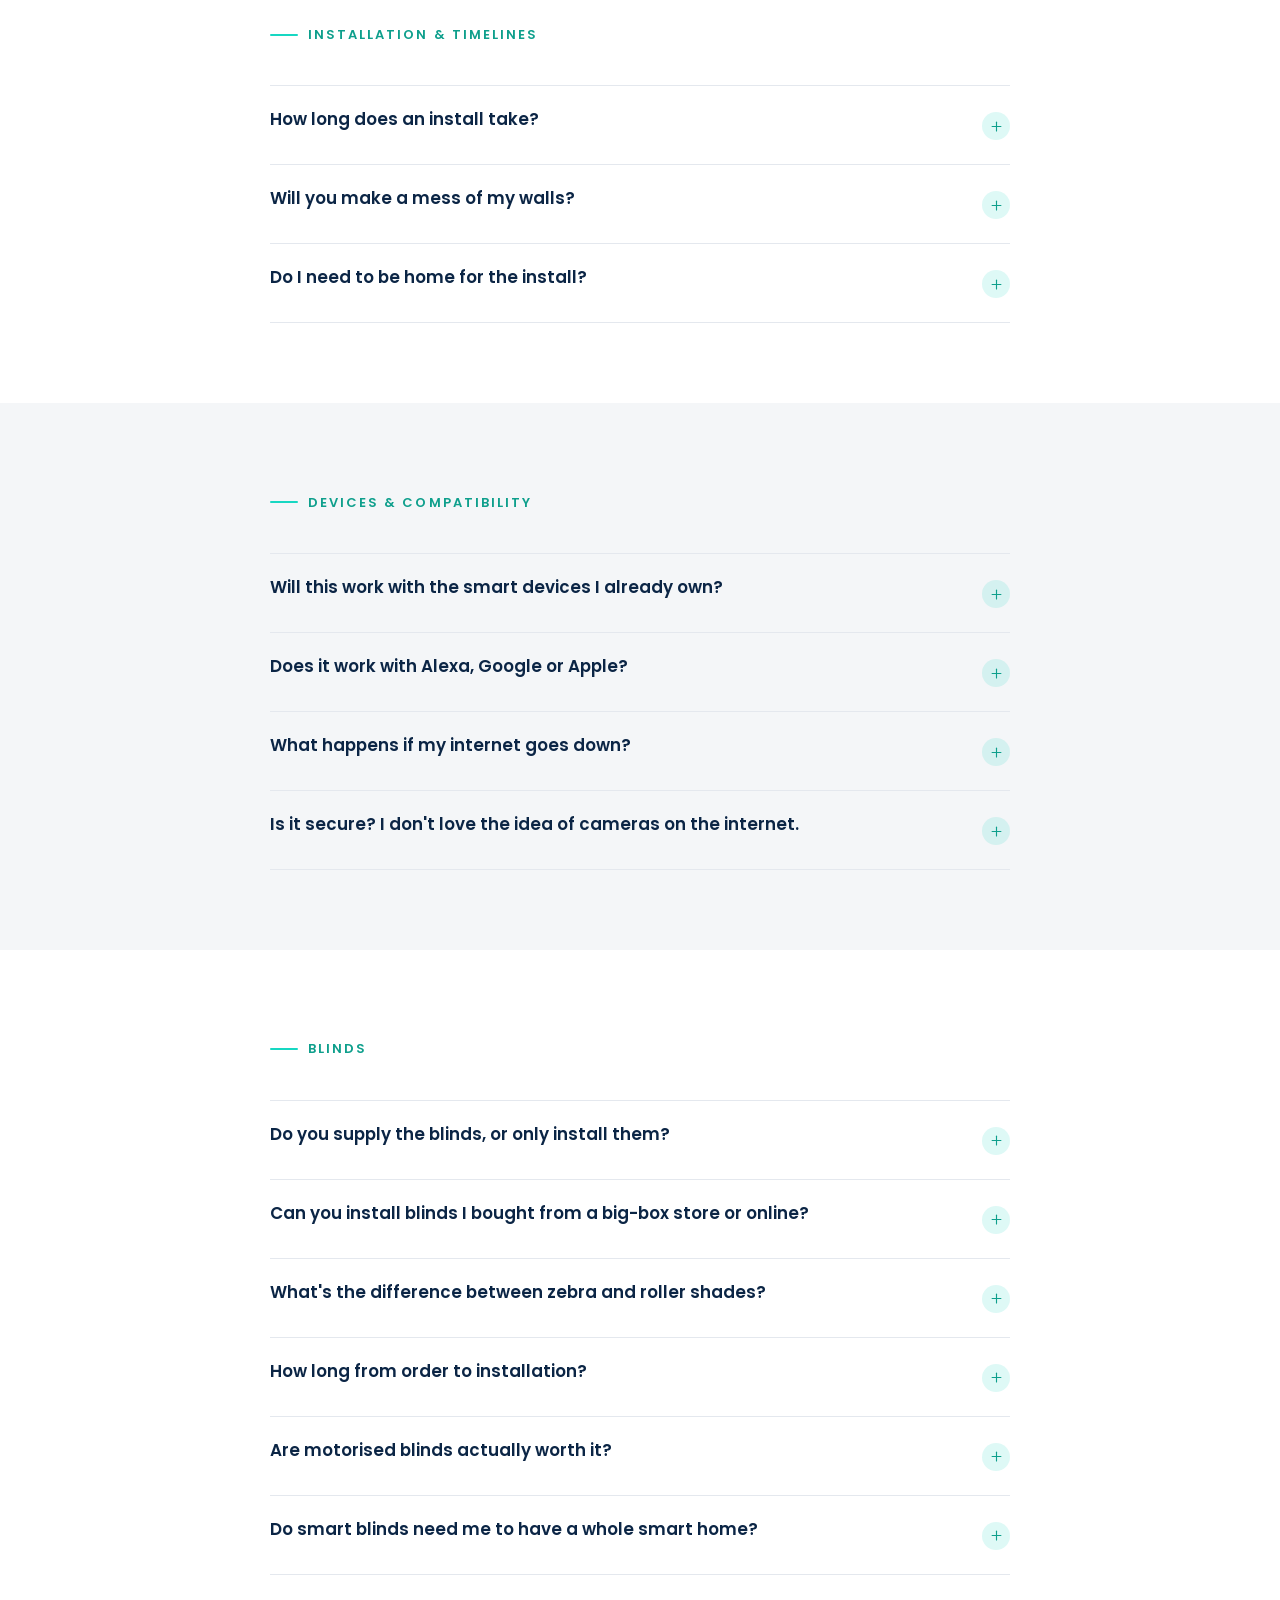
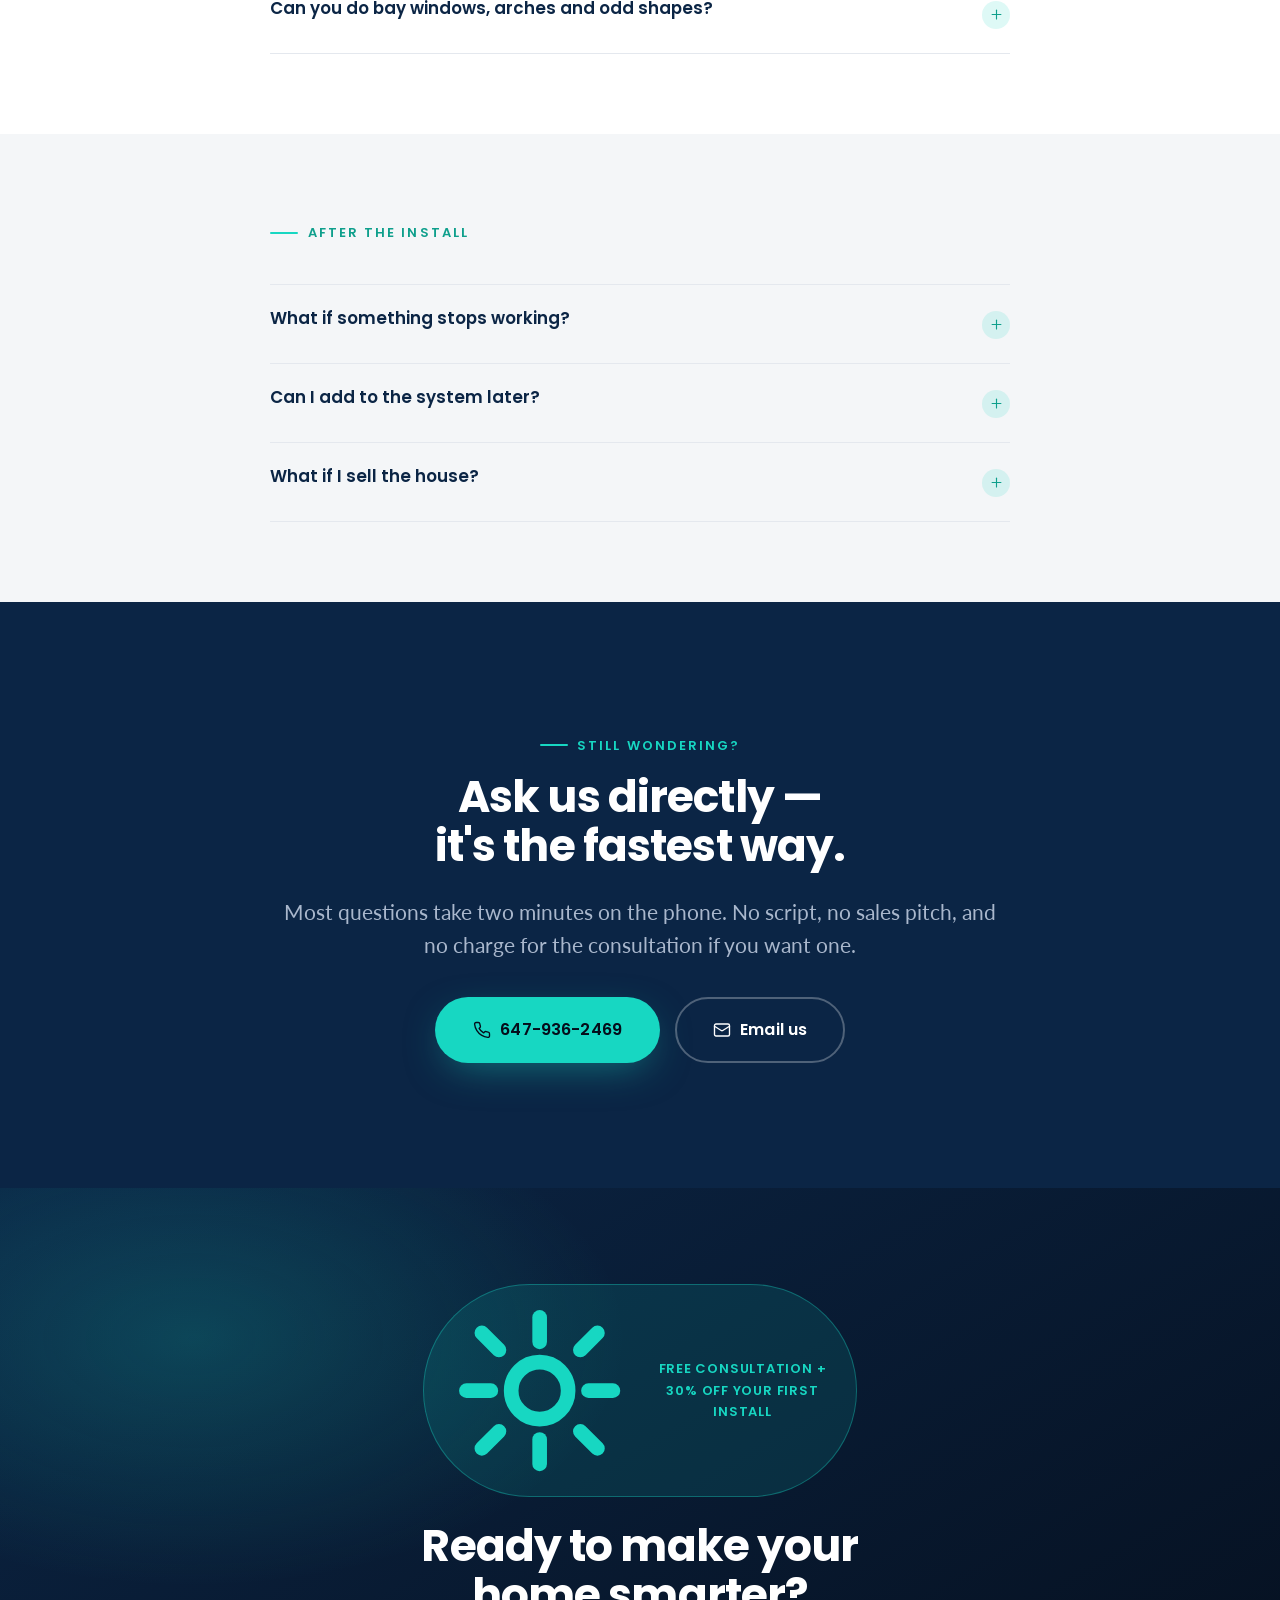
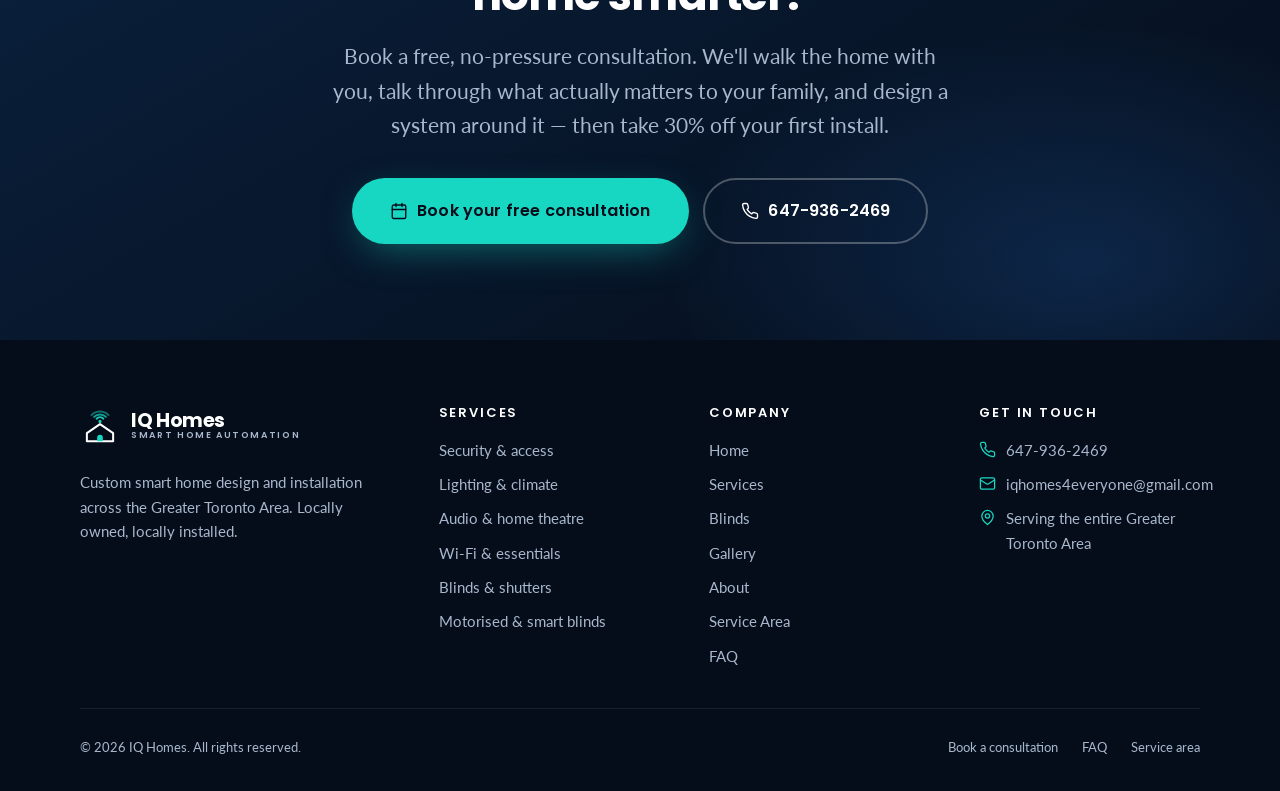
<file: faq.html>
<!DOCTYPE html>
<html lang="en-CA">
<head>
  <meta charset="utf-8">
  <meta name="viewport" content="width=device-width, initial-scale=1">
  <title>FAQ | Smart Home Installation Questions Answered | IQ Homes GTA</title>
  <meta name="description" content="How much does a smart home cost, how long does installation take, and will it work with the devices you already own? Straight answers from IQ Homes, serving the GTA.">
  <link rel="canonical" href="https://www.iqhomes.ca/faq.html">

  <meta property="og:type" content="website">
  <meta property="og:site_name" content="IQ Homes">
  <meta property="og:title" content="FAQ | Smart Home Installation Questions Answered | IQ Homes GTA">
  <meta property="og:description" content="How much does a smart home cost, how long does installation take, and will it work with the devices you already own? Straight answers from IQ Homes, serving the GTA.">
  <meta property="og:url" content="https://www.iqhomes.ca/faq.html">
  <meta property="og:image" content="https://www.iqhomes.ca/assets/img/photos/hero-dusk-unlock.jpg">
  <meta property="og:locale" content="en_CA">
  <meta name="twitter:card" content="summary_large_image">
  <meta name="theme-color" content="#0B2545">

  <link rel="icon" href="assets/favicon.svg" type="image/svg+xml">
  <link rel="apple-touch-icon" href="assets/favicon.svg">

  <link rel="preconnect" href="https://fonts.googleapis.com">
  <link rel="preconnect" href="https://fonts.gstatic.com" crossorigin>
  <link href="https://fonts.googleapis.com/css2?family=Poppins:wght@500;600;700&family=Lato:wght@400;700&display=swap" rel="stylesheet">
  <link rel="stylesheet" href="assets/css/style.css">

  <script type="application/ld+json">{
  "@context": "https://schema.org",
  "@type": "HomeAndConstructionBusiness",
  "@id": "https://www.iqhomes.ca/#business",
  "name": "IQ Homes",
  "description": "Smart home automation design, sales and installation across the Greater Toronto Area.",
  "url": "https://www.iqhomes.ca",
  "telephone": "+16479362469",
  "email": "iqhomes4everyone@gmail.com",
  "founder": { "@type": "Person", "name": "Kshitij Dua" },
  "priceRange": "$$",
  "areaServed": [
    { "@type": "AdministrativeArea", "name": "Greater Toronto Area" },
    { "@type": "AdministrativeArea", "name": "Regional Municipality of Peel" },
    { "@type": "AdministrativeArea", "name": "Regional Municipality of York" },
    { "@type": "AdministrativeArea", "name": "Regional Municipality of Durham" },
    { "@type": "AdministrativeArea", "name": "Regional Municipality of Halton" },
    { "@type": "City", "name": "Toronto" },
    { "@type": "City", "name": "North York" },
    { "@type": "City", "name": "Scarborough" },
    { "@type": "City", "name": "Etobicoke" },
    { "@type": "City", "name": "East York" },
    { "@type": "City", "name": "York" },
    { "@type": "City", "name": "Mississauga" },
    { "@type": "City", "name": "Brampton" },
    { "@type": "City", "name": "Caledon" },
    { "@type": "City", "name": "Vaughan" },
    { "@type": "City", "name": "Markham" },
    { "@type": "City", "name": "Richmond Hill" },
    { "@type": "City", "name": "Newmarket" },
    { "@type": "City", "name": "Aurora" },
    { "@type": "City", "name": "King City" },
    { "@type": "City", "name": "Whitchurch-Stouffville" },
    { "@type": "City", "name": "East Gwillimbury" },
    { "@type": "City", "name": "Georgina" },
    { "@type": "City", "name": "Pickering" },
    { "@type": "City", "name": "Ajax" },
    { "@type": "City", "name": "Whitby" },
    { "@type": "City", "name": "Oshawa" },
    { "@type": "City", "name": "Clarington" },
    { "@type": "City", "name": "Uxbridge" },
    { "@type": "City", "name": "Scugog" },
    { "@type": "City", "name": "Brock" },
    { "@type": "City", "name": "Oakville" },
    { "@type": "City", "name": "Burlington" },
    { "@type": "City", "name": "Milton" },
    { "@type": "City", "name": "Halton Hills" }
  ],
  "address": {
    "@type": "PostalAddress",
    "addressRegion": "ON",
    "addressCountry": "CA"
  },
  "makesOffer": {
    "@type": "Offer",
    "name": "Free consultation + 30% off first install",
    "description": "New customers receive a free in-home smart home consultation and 30% off their first installation."
  }
}</script>
  <script type="application/ld+json">{"@context":"https://schema.org","@type":"FAQPage","mainEntity":[{"@type":"Question","name":"Is the consultation really free?","acceptedAnswer":{"@type":"Answer","text":"Yes — completely. We come to your home anywhere in the GTA, walk through it with you, talk about what would actually make a difference, and leave you with a written plan and price. There's no fee and no obligation to go ahead."}},{"@type":"Question","name":"What happens during the consultation?","acceptedAnswer":{"@type":"Answer","text":"We spend about an hour with you. We look at your layout, your Wi-Fi, your existing devices and your door and window situation, and we ask how your household actually runs — who gets home first, what you forget, what worries you. Then we design around that."}},{"@type":"Question","name":"Do I need to know what I want before I call?","acceptedAnswer":{"@type":"Answer","text":"Not at all. Most people start with one thing bothering them — a door they can't check, a dark driveway, a thermostat nobody agrees on. We start there and show you what else is worth doing while we're in the walls."}},{"@type":"Question","name":"How does the 30% off first install work?","acceptedAnswer":{"@type":"Answer","text":"New customers get 30% off their first installation. It's applied to the quote you receive after your consultation, so the number you see is the number you pay. It applies once, to your first job with us."}},{"@type":"Question","name":"What does a typical system cost?","acceptedAnswer":{"@type":"Answer","text":"It ranges widely, because we design to the home. A focused starting package — smart lock, video doorbell and a couple of rooms of lighting — is a modest few hundred dollars of equipment plus install. A whole-home system with AV, climate, blinds and cameras runs considerably higher. Your consultation gives you a real number, not a range."}},{"@type":"Question","name":"Do you offer financing or payment plans?","acceptedAnswer":{"@type":"Answer","text":"Talk to us during your consultation. For larger whole-home projects we can usually work out a staged payment schedule tied to install milestones. We'll be straight with you about what's possible before you commit to anything."}},{"@type":"Question","name":"How long does an install take?","acceptedAnswer":{"@type":"Answer","text":"A focused install — locks, a doorbell, a few smart switches — is usually a single day. A whole-home system with networking, AV, blinds and climate typically runs two to five days depending on the size of the home and how much cabling is involved. You'll get a firm schedule with your quote."}},{"@type":"Question","name":"Will you make a mess of my walls?","acceptedAnswer":{"@type":"Answer","text":"We install clean, and we tell you upfront where anything needs to be opened. Wherever a wireless or surface-mount option does the job as well, we'll offer it. Any patching needed is discussed and priced before we start, never discovered afterward."}},{"@type":"Question","name":"Do I need to be home for the install?","acceptedAnswer":{"@type":"Answer","text":"For at least the start and the finish, yes. We walk through the plan with you before we begin, and at the end we sit down with everyone in the household and make sure they can all use it before we leave."}},{"@type":"Question","name":"Will this work with the smart devices I already own?","acceptedAnswer":{"@type":"Answer","text":"Usually, yes. If you've already got a few smart bulbs, a video doorbell or a thermostat, we'll try to fold them into the system rather than replace them. Where something genuinely won't play nicely with the rest, we'll tell you why and what it would take."}},{"@type":"Question","name":"Does it work with Alexa, Google or Apple?","acceptedAnswer":{"@type":"Answer","text":"Yes. We build around whichever ecosystem you already use rather than forcing you to switch. If your household is split across two, we'll design something that works for both rather than starting an argument."}},{"@type":"Question","name":"What happens if my internet goes down?","acceptedAnswer":{"@type":"Answer","text":"We design so the essentials keep working. Locks still unlock, switches still switch, and scheduled routines keep running locally. What you lose temporarily is remote access from outside the house and cloud video — both come back on their own when the connection does."}},{"@type":"Question","name":"Is it secure? I don't love the idea of cameras on the internet.","acceptedAnswer":{"@type":"Answer","text":"It's a fair concern and worth taking seriously. We set up devices on a properly segmented network, change every default credential, keep firmware current, and walk you through exactly what is stored where and who can see it. You'll know what you've got."}},{"@type":"Question","name":"Do you supply the blinds, or only install them?","acceptedAnswer":{"@type":"Answer","text":"Both, and you can pick. Most people have us do the whole thing — we measure, help you choose the type and fabric, order from our suppliers and come back to fit them. But if you've already bought blinds somewhere else and they're sitting in boxes, we're happy to just install them. No judgement about where they came from."}},{"@type":"Question","name":"Can you install blinds I bought from a big-box store or online?","acceptedAnswer":{"@type":"Answer","text":"Yes, that's a normal job for us. Bring us the blinds and the windows. One honest warning: if they were ordered to the wrong size, no amount of installing fixes that — so if you haven't ordered yet, let us measure first. A free measure costs you nothing and saves a lot of returns."}},{"@type":"Question","name":"What's the difference between zebra and roller shades?","acceptedAnswer":{"@type":"Answer","text":"A roller is one continuous piece of fabric — you choose upfront how sheer or blackout it is. A zebra has alternating sheer and solid bands that slide over each other, so the same blind goes from see-through to private depending on how you set it. Zebras cost more and are more flexible; rollers are better value and better at true blackout."}},{"@type":"Question","name":"How long from order to installation?","acceptedAnswer":{"@type":"Answer","text":"Custom blinds are made to your measurements, so allow roughly two to four weeks from order to install depending on the fabric and supplier. Installation itself is usually a single visit. If you're installing blinds you already own, we can often get to you within the week."}},{"@type":"Question","name":"Are motorised blinds actually worth it?","acceptedAnswer":{"@type":"Answer","text":"For one or two easy-to-reach windows, honestly, probably not. Where they earn their keep is high or awkward windows you never bother adjusting, whole rooms you want to set at once, and any home with young children — cordless is genuinely safer. We'll tell you which of your windows are worth motorising and which aren't."}},{"@type":"Question","name":"Do smart blinds need me to have a whole smart home?","acceptedAnswer":{"@type":"Answer","text":"No. Smart blinds work perfectly well on their own with their app and schedules. But if you do have — or later add — smart lighting and climate, they fold into the same system so one routine can handle all of it. That's the advantage of buying blinds from a company that also does the automation."}},{"@type":"Question","name":"Can you do bay windows, arches and odd shapes?","acceptedAnswer":{"@type":"Answer","text":"Yes, and that's exactly where a custom order beats anything off the shelf. Bays, arched tops, angled ceilings, oversized patio sliders and awkward stairwell windows all get measured on site and manufactured to fit."}},{"@type":"Question","name":"What if something stops working?","acceptedAnswer":{"@type":"Answer","text":"You call us — the same local number, the same people who did the install. Most issues we can resolve remotely. If it needs a visit, we come out. We're not a chain that disappears once the invoice clears."}},{"@type":"Question","name":"Can I add to the system later?","acceptedAnswer":{"@type":"Answer","text":"That's rather the point of designing it properly. We build so you can start with one or two rooms and add blinds, cameras, audio or climate later without tearing anything out or starting over."}},{"@type":"Question","name":"What if I sell the house?","acceptedAnswer":{"@type":"Answer","text":"A well-installed smart home system is a genuine selling feature, and we'll leave you documentation to hand to the buyer. We can also come out and walk the new owners through it."}}]}</script>
</head>
<body>
  <a class="skip-link" href="#main">Skip to content</a>

  <div class="offer-bar">
    <div class="container">
      <strong>Launch offer</strong> &nbsp;·&nbsp; Free consultation <strong>+ 30% off</strong> your first install &nbsp;·&nbsp;
      <a href="contact.html">Claim it&nbsp;&rarr;</a>
    </div>
  </div>

  <header class="site-header site-header--over-hero" data-header>
    <div class="container header-inner">
      <a class="logo" href="index.html" aria-label="IQ Homes — home">
        <svg viewBox="0 0 64 64" role="img" aria-label="IQ Homes logo" focusable="false">
  <g fill="none" stroke="currentColor" stroke-width="3.2" stroke-linecap="round" stroke-linejoin="round">
    <path d="M32 29 53 43.5V56.5H11V43.5Z"/>
  </g>
  <g fill="none" stroke="var(--logo-accent, #17D7C2)" stroke-width="3.2" stroke-linecap="round">
    <path d="M26.68 20.27a7.6 7.6 0 0 1 10.64 0" opacity=".95"/>
    <path d="M22.58 17.40a13.4 13.4 0 0 1 18.84 0" opacity=".72"/>
    <path d="M18.49 14.54a19.2 19.2 0 0 1 27.02 0" opacity=".48"/>
  </g>
  <circle cx="32" cy="24.6" r="2.5" fill="var(--logo-accent, #17D7C2)"/>
  <path d="M27.5 56.5V50.6a4.5 4.5 0 0 1 9 0v5.9Z" fill="var(--logo-accent, #17D7C2)"/>
</svg>
        <span class="logo-wordmark">
          <span class="logo-text">IQ Homes</span>
          <span class="logo-sub">Smart Home Automation</span>
        </span>
      </a>

      <button class="nav-toggle" data-nav-toggle aria-expanded="false" aria-controls="site-nav" aria-label="Menu">
        <svg class="icon-open" viewBox="0 0 24 24" fill="none" stroke="currentColor" stroke-width="1.8" stroke-linecap="round" stroke-linejoin="round" aria-hidden="true" focusable="false"><path d="M3 6h18"/><path d="M3 12h18"/><path d="M3 18h18"/></svg>
        <svg class="icon-close" viewBox="0 0 24 24" fill="none" stroke="currentColor" stroke-width="1.8" stroke-linecap="round" stroke-linejoin="round" aria-hidden="true" focusable="false"><path d="M18 6 6 18"/><path d="m6 6 12 12"/></svg>
      </button>

      <nav class="nav" id="site-nav" data-nav aria-label="Main">
        <ul class="nav-list">
            <li><a class="nav-link" href="index.html">Home</a></li>
            <li><a class="nav-link" href="services.html">Services</a></li>
            <li><a class="nav-link" href="blinds.html">Blinds</a></li>
            <li><a class="nav-link" href="gallery.html">Gallery</a></li>
            <li><a class="nav-link" href="about.html">About</a></li>
            <li><a class="nav-link" href="service-area.html">Service Area</a></li>
            <li><a class="nav-link" href="faq.html" aria-current="page">FAQ</a></li>
            </ul>
        <a class="btn btn--primary" href="contact.html">Book free consultation</a>
      </nav>
    </div>
  </header>

  <main id="main">
    <section class="page-hero">
      <div class="container">
        <nav class="breadcrumb" aria-label="Breadcrumb">
          <a href="index.html">Home</a> <span>/</span> <span>FAQ</span>
        </nav>
        <h1>Questions people ask before they call.</h1>
        <p class="lead">Pricing, timelines, whether it works with what you already own, and what happens when the internet goes down. Straight answers — if yours isn't here, just call.</p>
      </div>
    </section>

    <section class="section section--tight">
      <div class="container container--narrow">
        <span class="eyebrow">Getting started</span>
        <div class="faq-list mt-2">
          <div class="faq-item">
              <h3>
                <button class="faq-q" type="button" aria-expanded="false" aria-controls="faq-a-1" id="faq-q-1">
                  <span>Is the consultation really free?</span>
                  <span class="faq-icon"><svg viewBox="0 0 24 24" fill="none" stroke="currentColor" stroke-width="1.8" stroke-linecap="round" stroke-linejoin="round" aria-hidden="true" focusable="false"><path d="M12 5v14"/><path d="M5 12h14"/></svg></span>
                </button>
              </h3>
              <div class="faq-a" id="faq-a-1" role="region" aria-labelledby="faq-q-1">
                <div><p>Yes — completely. We come to your home anywhere in the GTA, walk through it with you, talk about what would actually make a difference, and leave you with a written plan and price. There's no fee and no obligation to go ahead.</p></div>
              </div>
            </div>
            <div class="faq-item">
              <h3>
                <button class="faq-q" type="button" aria-expanded="false" aria-controls="faq-a-2" id="faq-q-2">
                  <span>What happens during the consultation?</span>
                  <span class="faq-icon"><svg viewBox="0 0 24 24" fill="none" stroke="currentColor" stroke-width="1.8" stroke-linecap="round" stroke-linejoin="round" aria-hidden="true" focusable="false"><path d="M12 5v14"/><path d="M5 12h14"/></svg></span>
                </button>
              </h3>
              <div class="faq-a" id="faq-a-2" role="region" aria-labelledby="faq-q-2">
                <div><p>We spend about an hour with you. We look at your layout, your Wi-Fi, your existing devices and your door and window situation, and we ask how your household actually runs — who gets home first, what you forget, what worries you. Then we design around that.</p></div>
              </div>
            </div>
            <div class="faq-item">
              <h3>
                <button class="faq-q" type="button" aria-expanded="false" aria-controls="faq-a-3" id="faq-q-3">
                  <span>Do I need to know what I want before I call?</span>
                  <span class="faq-icon"><svg viewBox="0 0 24 24" fill="none" stroke="currentColor" stroke-width="1.8" stroke-linecap="round" stroke-linejoin="round" aria-hidden="true" focusable="false"><path d="M12 5v14"/><path d="M5 12h14"/></svg></span>
                </button>
              </h3>
              <div class="faq-a" id="faq-a-3" role="region" aria-labelledby="faq-q-3">
                <div><p>Not at all. Most people start with one thing bothering them — a door they can't check, a dark driveway, a thermostat nobody agrees on. We start there and show you what else is worth doing while we're in the walls.</p></div>
              </div>
            </div>
            
        </div>
      </div>
    </section>

    <section class="section section--tight section--alt">
      <div class="container container--narrow">
        <span class="eyebrow">Pricing &amp; the offer</span>
        <div class="faq-list mt-2">
          <div class="faq-item">
              <h3>
                <button class="faq-q" type="button" aria-expanded="false" aria-controls="faq-a-4" id="faq-q-4">
                  <span>How does the 30% off first install work?</span>
                  <span class="faq-icon"><svg viewBox="0 0 24 24" fill="none" stroke="currentColor" stroke-width="1.8" stroke-linecap="round" stroke-linejoin="round" aria-hidden="true" focusable="false"><path d="M12 5v14"/><path d="M5 12h14"/></svg></span>
                </button>
              </h3>
              <div class="faq-a" id="faq-a-4" role="region" aria-labelledby="faq-q-4">
                <div><p>New customers get 30% off their first installation. It's applied to the quote you receive after your consultation, so the number you see is the number you pay. It applies once, to your first job with us.</p></div>
              </div>
            </div>
            <div class="faq-item">
              <h3>
                <button class="faq-q" type="button" aria-expanded="false" aria-controls="faq-a-5" id="faq-q-5">
                  <span>What does a typical system cost?</span>
                  <span class="faq-icon"><svg viewBox="0 0 24 24" fill="none" stroke="currentColor" stroke-width="1.8" stroke-linecap="round" stroke-linejoin="round" aria-hidden="true" focusable="false"><path d="M12 5v14"/><path d="M5 12h14"/></svg></span>
                </button>
              </h3>
              <div class="faq-a" id="faq-a-5" role="region" aria-labelledby="faq-q-5">
                <div><p>It ranges widely, because we design to the home. A focused starting package — smart lock, video doorbell and a couple of rooms of lighting — is a modest few hundred dollars of equipment plus install. A whole-home system with AV, climate, blinds and cameras runs considerably higher. Your consultation gives you a real number, not a range.</p></div>
              </div>
            </div>
            <div class="faq-item">
              <h3>
                <button class="faq-q" type="button" aria-expanded="false" aria-controls="faq-a-6" id="faq-q-6">
                  <span>Do you offer financing or payment plans?</span>
                  <span class="faq-icon"><svg viewBox="0 0 24 24" fill="none" stroke="currentColor" stroke-width="1.8" stroke-linecap="round" stroke-linejoin="round" aria-hidden="true" focusable="false"><path d="M12 5v14"/><path d="M5 12h14"/></svg></span>
                </button>
              </h3>
              <div class="faq-a" id="faq-a-6" role="region" aria-labelledby="faq-q-6">
                <div><p>Talk to us during your consultation. For larger whole-home projects we can usually work out a staged payment schedule tied to install milestones. We'll be straight with you about what's possible before you commit to anything.</p></div>
              </div>
            </div>
            
        </div>
      </div>
    </section>

    <section class="section section--tight">
      <div class="container container--narrow">
        <span class="eyebrow">Installation &amp; timelines</span>
        <div class="faq-list mt-2">
          <div class="faq-item">
              <h3>
                <button class="faq-q" type="button" aria-expanded="false" aria-controls="faq-a-7" id="faq-q-7">
                  <span>How long does an install take?</span>
                  <span class="faq-icon"><svg viewBox="0 0 24 24" fill="none" stroke="currentColor" stroke-width="1.8" stroke-linecap="round" stroke-linejoin="round" aria-hidden="true" focusable="false"><path d="M12 5v14"/><path d="M5 12h14"/></svg></span>
                </button>
              </h3>
              <div class="faq-a" id="faq-a-7" role="region" aria-labelledby="faq-q-7">
                <div><p>A focused install — locks, a doorbell, a few smart switches — is usually a single day. A whole-home system with networking, AV, blinds and climate typically runs two to five days depending on the size of the home and how much cabling is involved. You'll get a firm schedule with your quote.</p></div>
              </div>
            </div>
            <div class="faq-item">
              <h3>
                <button class="faq-q" type="button" aria-expanded="false" aria-controls="faq-a-8" id="faq-q-8">
                  <span>Will you make a mess of my walls?</span>
                  <span class="faq-icon"><svg viewBox="0 0 24 24" fill="none" stroke="currentColor" stroke-width="1.8" stroke-linecap="round" stroke-linejoin="round" aria-hidden="true" focusable="false"><path d="M12 5v14"/><path d="M5 12h14"/></svg></span>
                </button>
              </h3>
              <div class="faq-a" id="faq-a-8" role="region" aria-labelledby="faq-q-8">
                <div><p>We install clean, and we tell you upfront where anything needs to be opened. Wherever a wireless or surface-mount option does the job as well, we'll offer it. Any patching needed is discussed and priced before we start, never discovered afterward.</p></div>
              </div>
            </div>
            <div class="faq-item">
              <h3>
                <button class="faq-q" type="button" aria-expanded="false" aria-controls="faq-a-9" id="faq-q-9">
                  <span>Do I need to be home for the install?</span>
                  <span class="faq-icon"><svg viewBox="0 0 24 24" fill="none" stroke="currentColor" stroke-width="1.8" stroke-linecap="round" stroke-linejoin="round" aria-hidden="true" focusable="false"><path d="M12 5v14"/><path d="M5 12h14"/></svg></span>
                </button>
              </h3>
              <div class="faq-a" id="faq-a-9" role="region" aria-labelledby="faq-q-9">
                <div><p>For at least the start and the finish, yes. We walk through the plan with you before we begin, and at the end we sit down with everyone in the household and make sure they can all use it before we leave.</p></div>
              </div>
            </div>
            
        </div>
      </div>
    </section>

    <section class="section section--tight section--alt">
      <div class="container container--narrow">
        <span class="eyebrow">Devices &amp; compatibility</span>
        <div class="faq-list mt-2">
          <div class="faq-item">
              <h3>
                <button class="faq-q" type="button" aria-expanded="false" aria-controls="faq-a-10" id="faq-q-10">
                  <span>Will this work with the smart devices I already own?</span>
                  <span class="faq-icon"><svg viewBox="0 0 24 24" fill="none" stroke="currentColor" stroke-width="1.8" stroke-linecap="round" stroke-linejoin="round" aria-hidden="true" focusable="false"><path d="M12 5v14"/><path d="M5 12h14"/></svg></span>
                </button>
              </h3>
              <div class="faq-a" id="faq-a-10" role="region" aria-labelledby="faq-q-10">
                <div><p>Usually, yes. If you've already got a few smart bulbs, a video doorbell or a thermostat, we'll try to fold them into the system rather than replace them. Where something genuinely won't play nicely with the rest, we'll tell you why and what it would take.</p></div>
              </div>
            </div>
            <div class="faq-item">
              <h3>
                <button class="faq-q" type="button" aria-expanded="false" aria-controls="faq-a-11" id="faq-q-11">
                  <span>Does it work with Alexa, Google or Apple?</span>
                  <span class="faq-icon"><svg viewBox="0 0 24 24" fill="none" stroke="currentColor" stroke-width="1.8" stroke-linecap="round" stroke-linejoin="round" aria-hidden="true" focusable="false"><path d="M12 5v14"/><path d="M5 12h14"/></svg></span>
                </button>
              </h3>
              <div class="faq-a" id="faq-a-11" role="region" aria-labelledby="faq-q-11">
                <div><p>Yes. We build around whichever ecosystem you already use rather than forcing you to switch. If your household is split across two, we'll design something that works for both rather than starting an argument.</p></div>
              </div>
            </div>
            <div class="faq-item">
              <h3>
                <button class="faq-q" type="button" aria-expanded="false" aria-controls="faq-a-12" id="faq-q-12">
                  <span>What happens if my internet goes down?</span>
                  <span class="faq-icon"><svg viewBox="0 0 24 24" fill="none" stroke="currentColor" stroke-width="1.8" stroke-linecap="round" stroke-linejoin="round" aria-hidden="true" focusable="false"><path d="M12 5v14"/><path d="M5 12h14"/></svg></span>
                </button>
              </h3>
              <div class="faq-a" id="faq-a-12" role="region" aria-labelledby="faq-q-12">
                <div><p>We design so the essentials keep working. Locks still unlock, switches still switch, and scheduled routines keep running locally. What you lose temporarily is remote access from outside the house and cloud video — both come back on their own when the connection does.</p></div>
              </div>
            </div>
            <div class="faq-item">
              <h3>
                <button class="faq-q" type="button" aria-expanded="false" aria-controls="faq-a-13" id="faq-q-13">
                  <span>Is it secure? I don't love the idea of cameras on the internet.</span>
                  <span class="faq-icon"><svg viewBox="0 0 24 24" fill="none" stroke="currentColor" stroke-width="1.8" stroke-linecap="round" stroke-linejoin="round" aria-hidden="true" focusable="false"><path d="M12 5v14"/><path d="M5 12h14"/></svg></span>
                </button>
              </h3>
              <div class="faq-a" id="faq-a-13" role="region" aria-labelledby="faq-q-13">
                <div><p>It's a fair concern and worth taking seriously. We set up devices on a properly segmented network, change every default credential, keep firmware current, and walk you through exactly what is stored where and who can see it. You'll know what you've got.</p></div>
              </div>
            </div>
            
        </div>
      </div>
    </section>

    <section class="section section--tight">
      <div class="container container--narrow">
        <span class="eyebrow">Blinds</span>
        <div class="faq-list mt-2">
          <div class="faq-item">
              <h3>
                <button class="faq-q" type="button" aria-expanded="false" aria-controls="faq-a-14" id="faq-q-14">
                  <span>Do you supply the blinds, or only install them?</span>
                  <span class="faq-icon"><svg viewBox="0 0 24 24" fill="none" stroke="currentColor" stroke-width="1.8" stroke-linecap="round" stroke-linejoin="round" aria-hidden="true" focusable="false"><path d="M12 5v14"/><path d="M5 12h14"/></svg></span>
                </button>
              </h3>
              <div class="faq-a" id="faq-a-14" role="region" aria-labelledby="faq-q-14">
                <div><p>Both, and you can pick. Most people have us do the whole thing — we measure, help you choose the type and fabric, order from our suppliers and come back to fit them. But if you've already bought blinds somewhere else and they're sitting in boxes, we're happy to just install them. No judgement about where they came from.</p></div>
              </div>
            </div>
            <div class="faq-item">
              <h3>
                <button class="faq-q" type="button" aria-expanded="false" aria-controls="faq-a-15" id="faq-q-15">
                  <span>Can you install blinds I bought from a big-box store or online?</span>
                  <span class="faq-icon"><svg viewBox="0 0 24 24" fill="none" stroke="currentColor" stroke-width="1.8" stroke-linecap="round" stroke-linejoin="round" aria-hidden="true" focusable="false"><path d="M12 5v14"/><path d="M5 12h14"/></svg></span>
                </button>
              </h3>
              <div class="faq-a" id="faq-a-15" role="region" aria-labelledby="faq-q-15">
                <div><p>Yes, that's a normal job for us. Bring us the blinds and the windows. One honest warning: if they were ordered to the wrong size, no amount of installing fixes that — so if you haven't ordered yet, let us measure first. A free measure costs you nothing and saves a lot of returns.</p></div>
              </div>
            </div>
            <div class="faq-item">
              <h3>
                <button class="faq-q" type="button" aria-expanded="false" aria-controls="faq-a-16" id="faq-q-16">
                  <span>What's the difference between zebra and roller shades?</span>
                  <span class="faq-icon"><svg viewBox="0 0 24 24" fill="none" stroke="currentColor" stroke-width="1.8" stroke-linecap="round" stroke-linejoin="round" aria-hidden="true" focusable="false"><path d="M12 5v14"/><path d="M5 12h14"/></svg></span>
                </button>
              </h3>
              <div class="faq-a" id="faq-a-16" role="region" aria-labelledby="faq-q-16">
                <div><p>A roller is one continuous piece of fabric — you choose upfront how sheer or blackout it is. A zebra has alternating sheer and solid bands that slide over each other, so the same blind goes from see-through to private depending on how you set it. Zebras cost more and are more flexible; rollers are better value and better at true blackout.</p></div>
              </div>
            </div>
            <div class="faq-item">
              <h3>
                <button class="faq-q" type="button" aria-expanded="false" aria-controls="faq-a-17" id="faq-q-17">
                  <span>How long from order to installation?</span>
                  <span class="faq-icon"><svg viewBox="0 0 24 24" fill="none" stroke="currentColor" stroke-width="1.8" stroke-linecap="round" stroke-linejoin="round" aria-hidden="true" focusable="false"><path d="M12 5v14"/><path d="M5 12h14"/></svg></span>
                </button>
              </h3>
              <div class="faq-a" id="faq-a-17" role="region" aria-labelledby="faq-q-17">
                <div><p>Custom blinds are made to your measurements, so allow roughly two to four weeks from order to install depending on the fabric and supplier. Installation itself is usually a single visit. If you're installing blinds you already own, we can often get to you within the week.</p></div>
              </div>
            </div>
            <div class="faq-item">
              <h3>
                <button class="faq-q" type="button" aria-expanded="false" aria-controls="faq-a-18" id="faq-q-18">
                  <span>Are motorised blinds actually worth it?</span>
                  <span class="faq-icon"><svg viewBox="0 0 24 24" fill="none" stroke="currentColor" stroke-width="1.8" stroke-linecap="round" stroke-linejoin="round" aria-hidden="true" focusable="false"><path d="M12 5v14"/><path d="M5 12h14"/></svg></span>
                </button>
              </h3>
              <div class="faq-a" id="faq-a-18" role="region" aria-labelledby="faq-q-18">
                <div><p>For one or two easy-to-reach windows, honestly, probably not. Where they earn their keep is high or awkward windows you never bother adjusting, whole rooms you want to set at once, and any home with young children — cordless is genuinely safer. We'll tell you which of your windows are worth motorising and which aren't.</p></div>
              </div>
            </div>
            <div class="faq-item">
              <h3>
                <button class="faq-q" type="button" aria-expanded="false" aria-controls="faq-a-19" id="faq-q-19">
                  <span>Do smart blinds need me to have a whole smart home?</span>
                  <span class="faq-icon"><svg viewBox="0 0 24 24" fill="none" stroke="currentColor" stroke-width="1.8" stroke-linecap="round" stroke-linejoin="round" aria-hidden="true" focusable="false"><path d="M12 5v14"/><path d="M5 12h14"/></svg></span>
                </button>
              </h3>
              <div class="faq-a" id="faq-a-19" role="region" aria-labelledby="faq-q-19">
                <div><p>No. Smart blinds work perfectly well on their own with their app and schedules. But if you do have — or later add — smart lighting and climate, they fold into the same system so one routine can handle all of it. That's the advantage of buying blinds from a company that also does the automation.</p></div>
              </div>
            </div>
            <div class="faq-item">
              <h3>
                <button class="faq-q" type="button" aria-expanded="false" aria-controls="faq-a-20" id="faq-q-20">
                  <span>Can you do bay windows, arches and odd shapes?</span>
                  <span class="faq-icon"><svg viewBox="0 0 24 24" fill="none" stroke="currentColor" stroke-width="1.8" stroke-linecap="round" stroke-linejoin="round" aria-hidden="true" focusable="false"><path d="M12 5v14"/><path d="M5 12h14"/></svg></span>
                </button>
              </h3>
              <div class="faq-a" id="faq-a-20" role="region" aria-labelledby="faq-q-20">
                <div><p>Yes, and that's exactly where a custom order beats anything off the shelf. Bays, arched tops, angled ceilings, oversized patio sliders and awkward stairwell windows all get measured on site and manufactured to fit.</p></div>
              </div>
            </div>
            
        </div>
      </div>
    </section>

    <section class="section section--tight section--alt">
      <div class="container container--narrow">
        <span class="eyebrow">After the install</span>
        <div class="faq-list mt-2">
          <div class="faq-item">
              <h3>
                <button class="faq-q" type="button" aria-expanded="false" aria-controls="faq-a-21" id="faq-q-21">
                  <span>What if something stops working?</span>
                  <span class="faq-icon"><svg viewBox="0 0 24 24" fill="none" stroke="currentColor" stroke-width="1.8" stroke-linecap="round" stroke-linejoin="round" aria-hidden="true" focusable="false"><path d="M12 5v14"/><path d="M5 12h14"/></svg></span>
                </button>
              </h3>
              <div class="faq-a" id="faq-a-21" role="region" aria-labelledby="faq-q-21">
                <div><p>You call us — the same local number, the same people who did the install. Most issues we can resolve remotely. If it needs a visit, we come out. We're not a chain that disappears once the invoice clears.</p></div>
              </div>
            </div>
            <div class="faq-item">
              <h3>
                <button class="faq-q" type="button" aria-expanded="false" aria-controls="faq-a-22" id="faq-q-22">
                  <span>Can I add to the system later?</span>
                  <span class="faq-icon"><svg viewBox="0 0 24 24" fill="none" stroke="currentColor" stroke-width="1.8" stroke-linecap="round" stroke-linejoin="round" aria-hidden="true" focusable="false"><path d="M12 5v14"/><path d="M5 12h14"/></svg></span>
                </button>
              </h3>
              <div class="faq-a" id="faq-a-22" role="region" aria-labelledby="faq-q-22">
                <div><p>That's rather the point of designing it properly. We build so you can start with one or two rooms and add blinds, cameras, audio or climate later without tearing anything out or starting over.</p></div>
              </div>
            </div>
            <div class="faq-item">
              <h3>
                <button class="faq-q" type="button" aria-expanded="false" aria-controls="faq-a-23" id="faq-q-23">
                  <span>What if I sell the house?</span>
                  <span class="faq-icon"><svg viewBox="0 0 24 24" fill="none" stroke="currentColor" stroke-width="1.8" stroke-linecap="round" stroke-linejoin="round" aria-hidden="true" focusable="false"><path d="M12 5v14"/><path d="M5 12h14"/></svg></span>
                </button>
              </h3>
              <div class="faq-a" id="faq-a-23" role="region" aria-labelledby="faq-q-23">
                <div><p>A well-installed smart home system is a genuine selling feature, and we'll leave you documentation to hand to the buyer. We can also come out and walk the new owners through it.</p></div>
              </div>
            </div>
            
        </div>
      </div>
    </section>

    <section class="section on-dark">
      <div class="container container--narrow text-center">
        <span class="eyebrow">Still wondering?</span>
        <h2>Ask us directly — it's the fastest way.</h2>
        <p class="lead mt-2">Most questions take two minutes on the phone. No script, no sales pitch, and no charge for the consultation if you want one.</p>
        <div class="btn-row mt-3" style="justify-content:center">
          <a class="btn btn--primary btn--lg" href="tel:+16479362469"><svg viewBox="0 0 24 24" fill="none" stroke="currentColor" stroke-width="1.8" stroke-linecap="round" stroke-linejoin="round" aria-hidden="true" focusable="false"><path d="M22 16.92v3a2 2 0 0 1-2.18 2 19.8 19.8 0 0 1-8.63-3.07 19.5 19.5 0 0 1-6-6A19.8 19.8 0 0 1 2.12 4.18 2 2 0 0 1 4.11 2h3a2 2 0 0 1 2 1.72c.13.96.36 1.9.7 2.81a2 2 0 0 1-.45 2.11L8.1 9.9a16 16 0 0 0 6 6l1.26-1.26a2 2 0 0 1 2.11-.45c.9.34 1.85.57 2.81.7A2 2 0 0 1 22 16.92Z"/></svg> 647-936-2469</a>
          <a class="btn btn--ghost-light btn--lg" href="mailto:iqhomes4everyone@gmail.com"><svg viewBox="0 0 24 24" fill="none" stroke="currentColor" stroke-width="1.8" stroke-linecap="round" stroke-linejoin="round" aria-hidden="true" focusable="false"><rect x="2" y="4" width="20" height="16" rx="2"/><path d="m22 7-8.97 5.7a1.94 1.94 0 0 1-2.06 0L2 7"/></svg> Email us</a>
        </div>
      </div>
    </section>

  <section class="cta-band">
    <div class="container">
      <span class="cta-offer"><svg viewBox="0 0 24 24" fill="none" stroke="currentColor" stroke-width="1.8" stroke-linecap="round" stroke-linejoin="round" aria-hidden="true" focusable="false"><path d="M12 3v3"/><path d="M12 18v3"/><path d="M4.9 4.9 7 7"/><path d="m17 17 2.1 2.1"/><path d="M3 12h3"/><path d="M18 12h3"/><path d="M4.9 19.1 7 17"/><path d="m17 7 2.1-2.1"/><circle cx="12" cy="12" r="3.5"/></svg> Free consultation + 30% off your first install</span>
      <h2>Ready to make your home smarter?</h2>
      <p>Book a free, no-pressure consultation. We'll walk the home with you, talk through what actually matters to your family, and design a system around it — then take 30% off your first install.</p>
      <div class="btn-row">
        <a class="btn btn--primary btn--lg" href="contact.html"><svg viewBox="0 0 24 24" fill="none" stroke="currentColor" stroke-width="1.8" stroke-linecap="round" stroke-linejoin="round" aria-hidden="true" focusable="false"><rect x="3" y="4" width="18" height="18" rx="2"/><path d="M16 2v4"/><path d="M8 2v4"/><path d="M3 10h18"/></svg> Book your free consultation</a>
        <a class="btn btn--ghost-light btn--lg" href="tel:+16479362469"><svg viewBox="0 0 24 24" fill="none" stroke="currentColor" stroke-width="1.8" stroke-linecap="round" stroke-linejoin="round" aria-hidden="true" focusable="false"><path d="M22 16.92v3a2 2 0 0 1-2.18 2 19.8 19.8 0 0 1-8.63-3.07 19.5 19.5 0 0 1-6-6A19.8 19.8 0 0 1 2.12 4.18 2 2 0 0 1 4.11 2h3a2 2 0 0 1 2 1.72c.13.96.36 1.9.7 2.81a2 2 0 0 1-.45 2.11L8.1 9.9a16 16 0 0 0 6 6l1.26-1.26a2 2 0 0 1 2.11-.45c.9.34 1.85.57 2.81.7A2 2 0 0 1 22 16.92Z"/></svg> 647-936-2469</a>
      </div>
    </div>
  </section>
  </main>

  <footer class="site-footer">
    <div class="container">
      <div class="footer-grid">
        <div class="footer-about">
          <a class="logo" href="index.html" aria-label="IQ Homes — home">
        <svg viewBox="0 0 64 64" role="img" aria-label="IQ Homes logo" focusable="false">
  <g fill="none" stroke="currentColor" stroke-width="3.2" stroke-linecap="round" stroke-linejoin="round">
    <path d="M32 29 53 43.5V56.5H11V43.5Z"/>
  </g>
  <g fill="none" stroke="var(--logo-accent, #17D7C2)" stroke-width="3.2" stroke-linecap="round">
    <path d="M26.68 20.27a7.6 7.6 0 0 1 10.64 0" opacity=".95"/>
    <path d="M22.58 17.40a13.4 13.4 0 0 1 18.84 0" opacity=".72"/>
    <path d="M18.49 14.54a19.2 19.2 0 0 1 27.02 0" opacity=".48"/>
  </g>
  <circle cx="32" cy="24.6" r="2.5" fill="var(--logo-accent, #17D7C2)"/>
  <path d="M27.5 56.5V50.6a4.5 4.5 0 0 1 9 0v5.9Z" fill="var(--logo-accent, #17D7C2)"/>
</svg>
        <span class="logo-wordmark">
          <span class="logo-text">IQ Homes</span>
          <span class="logo-sub">Smart Home Automation</span>
        </span>
      </a>
          <p>Custom smart home design and installation across the Greater Toronto Area. Locally owned, locally installed.</p>
        </div>

        <div class="footer-col">
          <h4>Services</h4>
          <ul><li><a href="services.html#security">Security & access</a></li><li><a href="services.html#comfort">Lighting & climate</a></li><li><a href="services.html#entertainment">Audio & home theatre</a></li><li><a href="services.html#essentials">Wi-Fi & essentials</a></li><li><a href="blinds.html">Blinds &amp; shutters</a></li><li><a href="blinds.html#motorised">Motorised &amp; smart blinds</a></li></ul>
        </div>

        <div class="footer-col">
          <h4>Company</h4>
          <ul><li><a href="index.html">Home</a></li><li><a href="services.html">Services</a></li><li><a href="blinds.html">Blinds</a></li><li><a href="gallery.html">Gallery</a></li><li><a href="about.html">About</a></li><li><a href="service-area.html">Service Area</a></li><li><a href="faq.html">FAQ</a></li></ul>
        </div>

        <div class="footer-col">
          <h4>Get in touch</h4>
          <ul class="footer-contact">
            <li><svg viewBox="0 0 24 24" fill="none" stroke="currentColor" stroke-width="1.8" stroke-linecap="round" stroke-linejoin="round" aria-hidden="true" focusable="false"><path d="M22 16.92v3a2 2 0 0 1-2.18 2 19.8 19.8 0 0 1-8.63-3.07 19.5 19.5 0 0 1-6-6A19.8 19.8 0 0 1 2.12 4.18 2 2 0 0 1 4.11 2h3a2 2 0 0 1 2 1.72c.13.96.36 1.9.7 2.81a2 2 0 0 1-.45 2.11L8.1 9.9a16 16 0 0 0 6 6l1.26-1.26a2 2 0 0 1 2.11-.45c.9.34 1.85.57 2.81.7A2 2 0 0 1 22 16.92Z"/></svg><a href="tel:+16479362469">647-936-2469</a></li>
            <li><svg viewBox="0 0 24 24" fill="none" stroke="currentColor" stroke-width="1.8" stroke-linecap="round" stroke-linejoin="round" aria-hidden="true" focusable="false"><rect x="2" y="4" width="20" height="16" rx="2"/><path d="m22 7-8.97 5.7a1.94 1.94 0 0 1-2.06 0L2 7"/></svg><a href="mailto:iqhomes4everyone@gmail.com">iqhomes4everyone@gmail.com</a></li>
            <li><svg viewBox="0 0 24 24" fill="none" stroke="currentColor" stroke-width="1.8" stroke-linecap="round" stroke-linejoin="round" aria-hidden="true" focusable="false"><path d="M20 10c0 6-8 12-8 12s-8-6-8-12a8 8 0 0 1 16 0Z"/><circle cx="12" cy="10" r="3"/></svg><span>Serving the entire Greater<br>Toronto Area</span></li>
          </ul>
        </div>
      </div>

      <div class="footer-bottom">
        <p>&copy; <span data-year>2026</span> IQ Homes. All rights reserved.</p>
        <nav aria-label="Footer">
          <a href="contact.html">Book a consultation</a>
          <a href="faq.html">FAQ</a>
          <a href="service-area.html">Service area</a>
        </nav>
      </div>
    </div>
  </footer>

  <script type="importmap">
  { "imports": { "three": "./assets/js/vendor/three.module.js" } }
  </script>
  <script type="module" src="assets/js/main.js"></script>
</body>
</html>
</file>
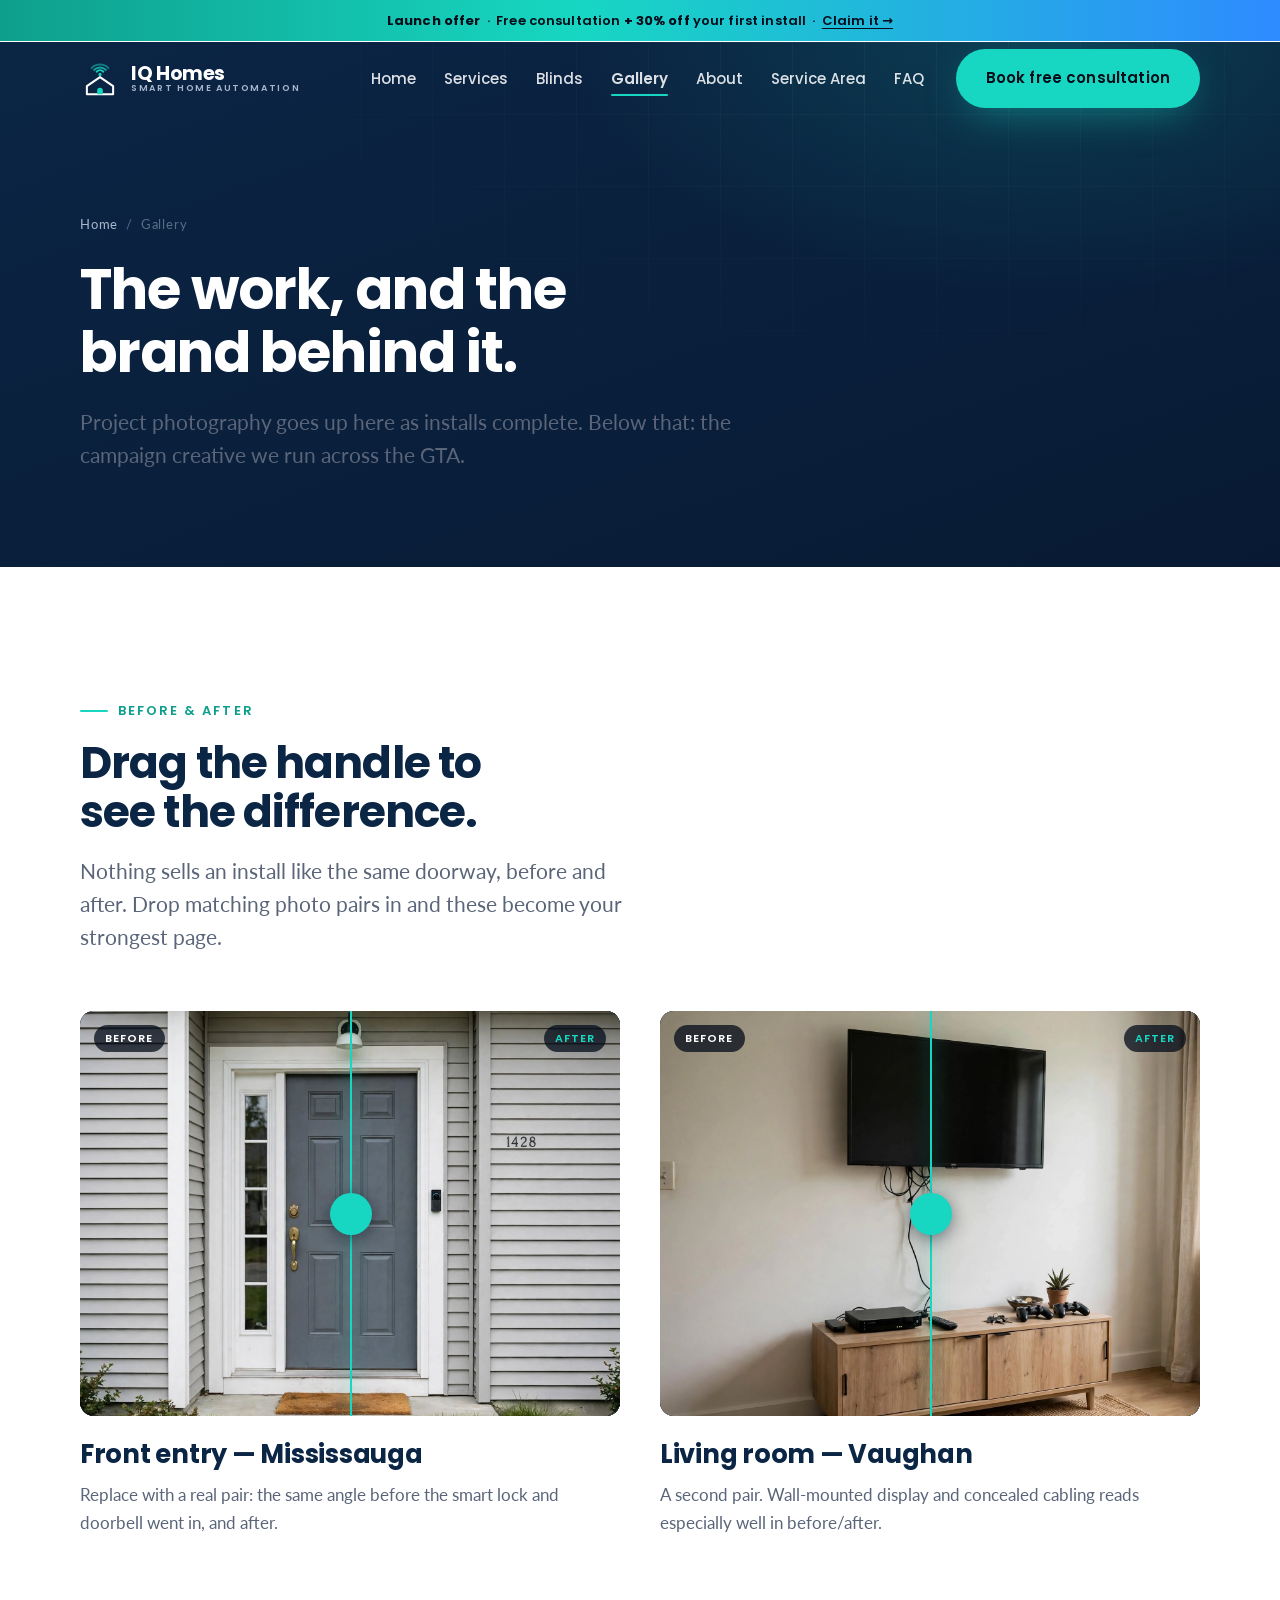
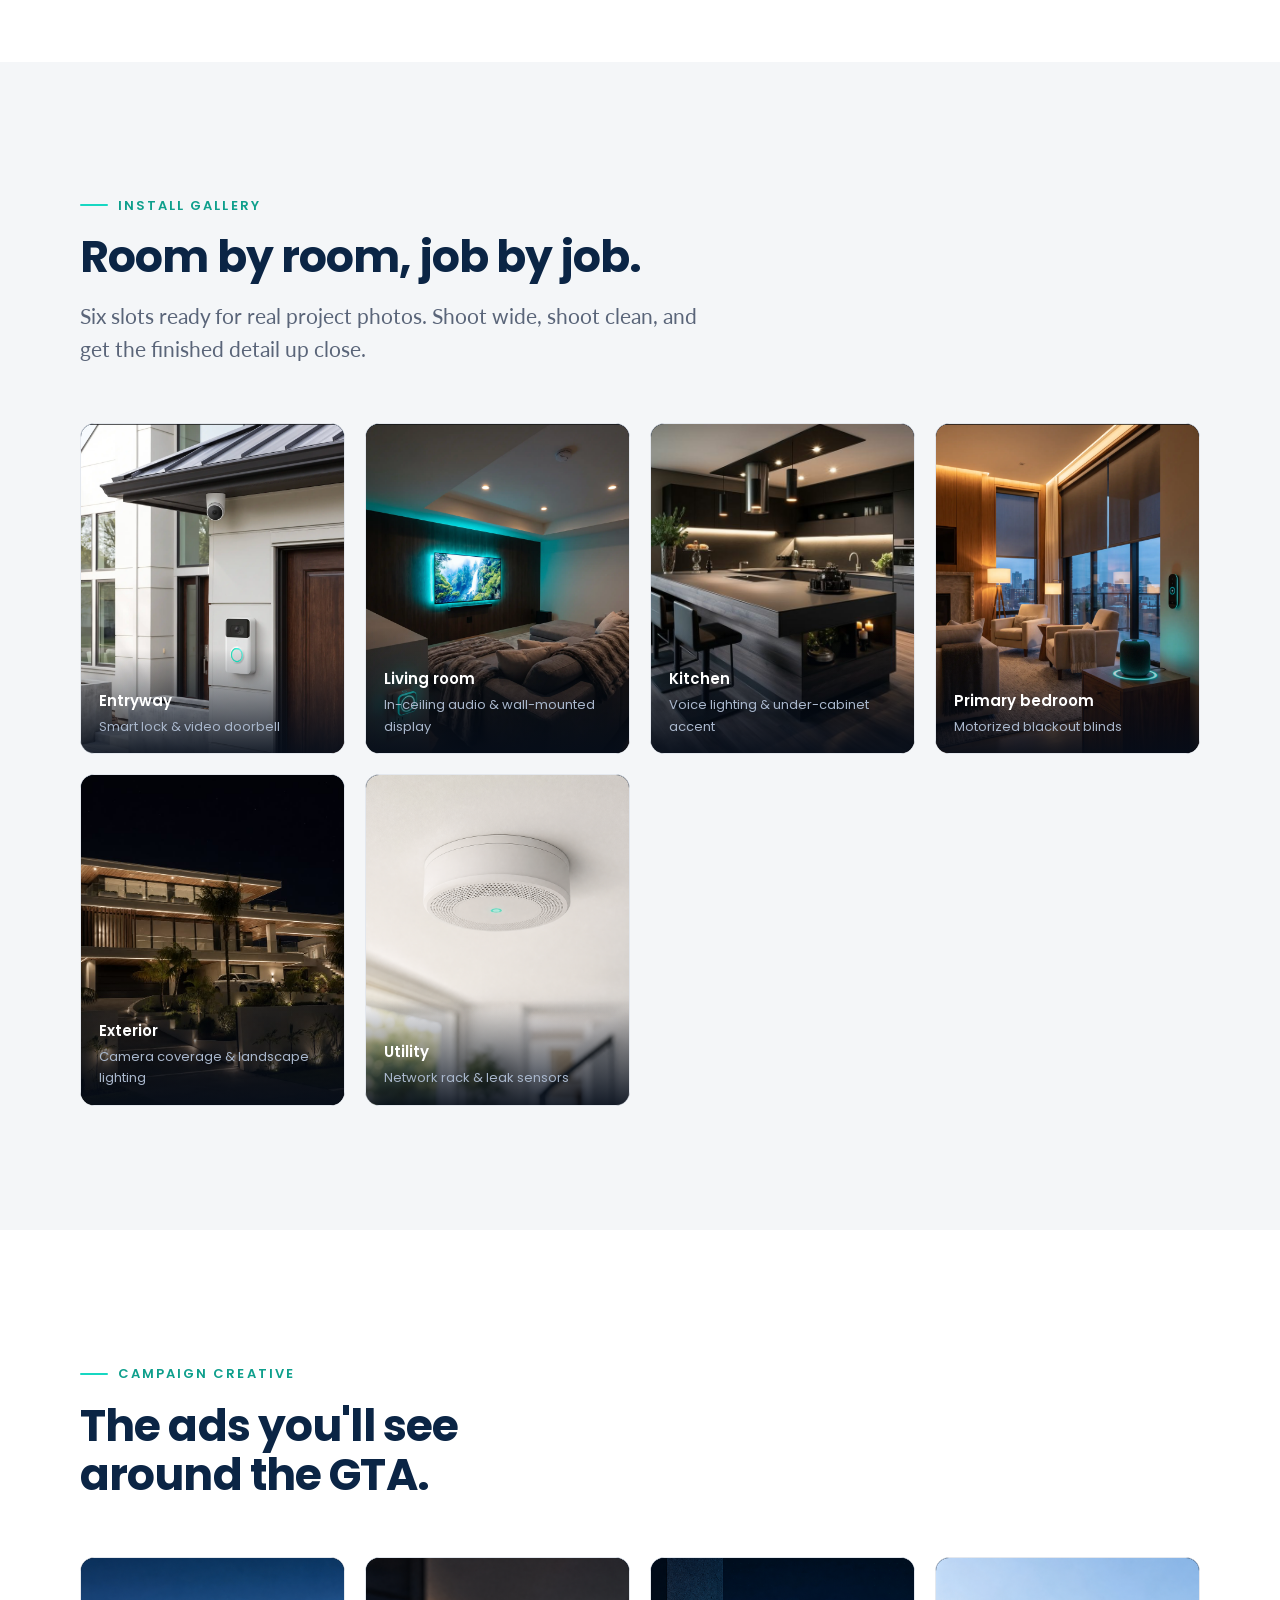
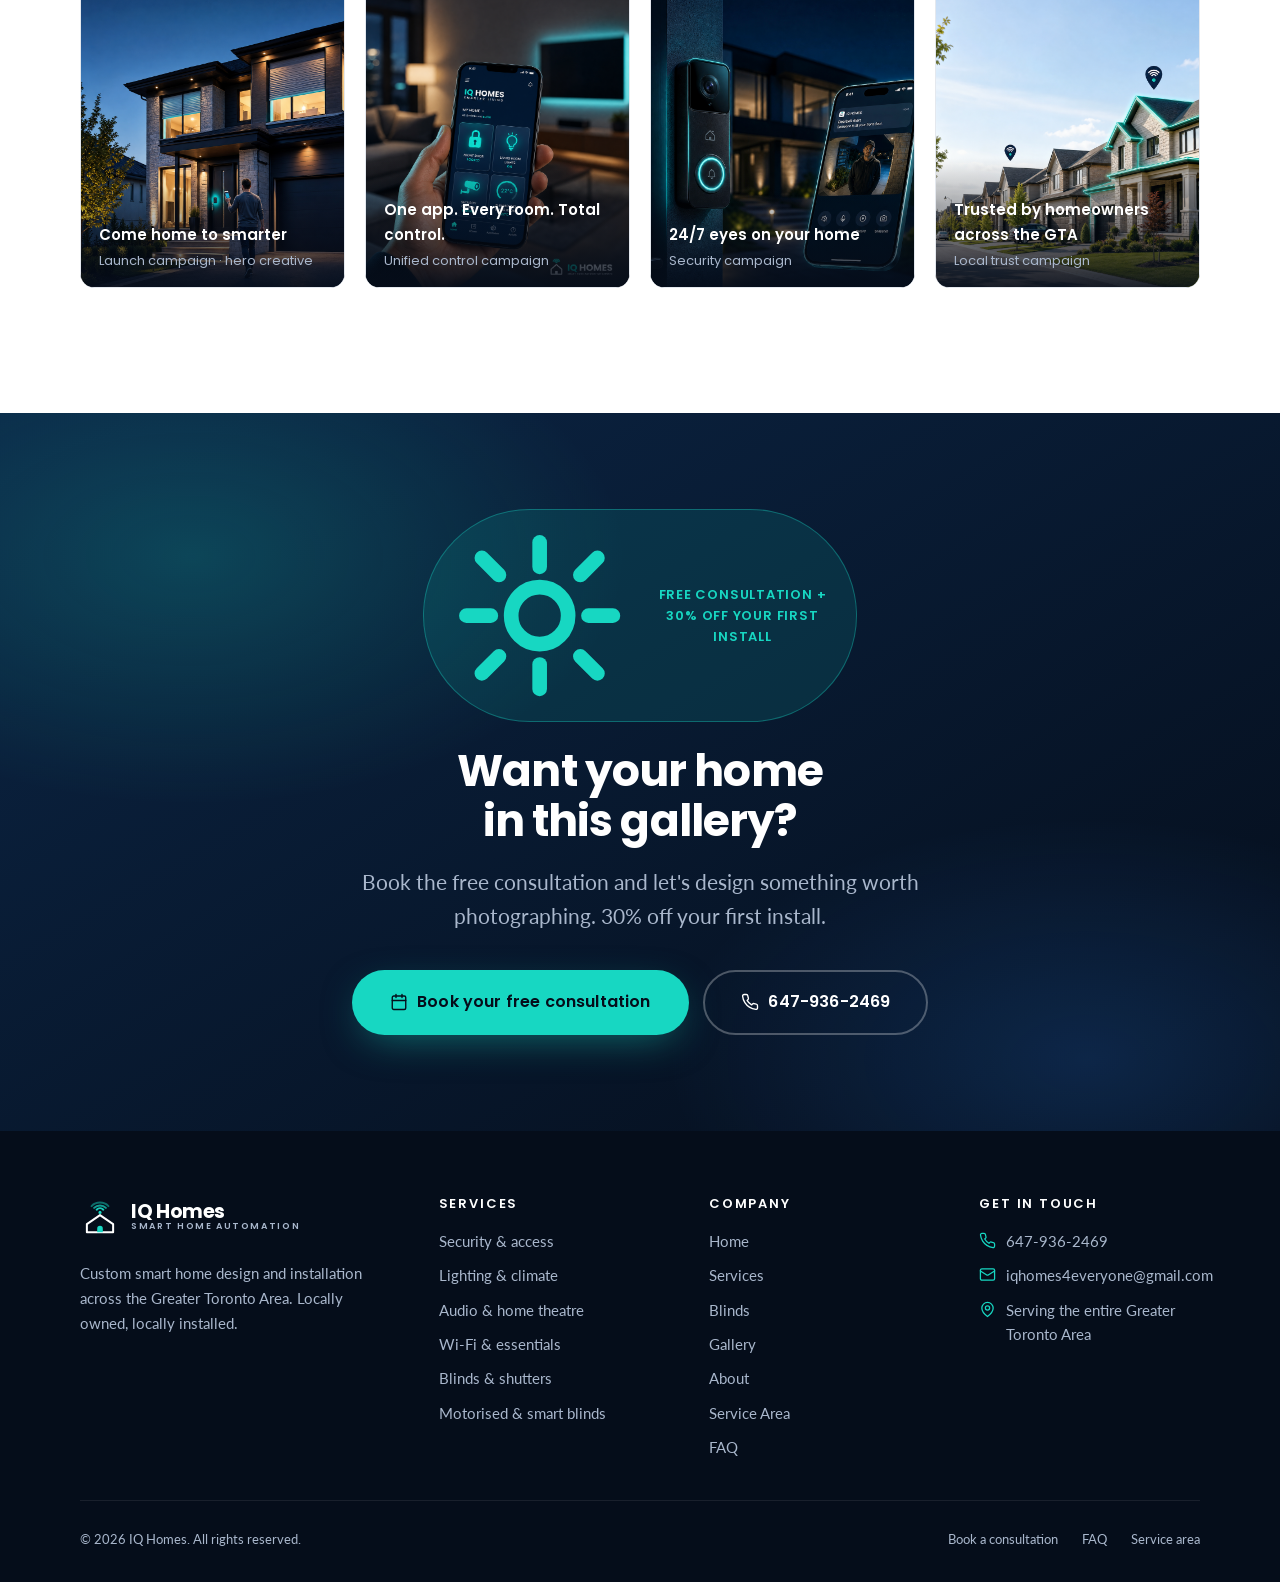
<file: gallery.html>
<!DOCTYPE html>
<html lang="en-CA">
<head>
  <meta charset="utf-8">
  <meta name="viewport" content="width=device-width, initial-scale=1">
  <title>Gallery | Smart Home Installs Across the GTA | IQ Homes</title>
  <meta name="description" content="Project photography and campaign creative from IQ Homes — smart home installations across the entire Greater Toronto Area.">
  <link rel="canonical" href="https://www.iqhomes.ca/gallery.html">

  <meta property="og:type" content="website">
  <meta property="og:site_name" content="IQ Homes">
  <meta property="og:title" content="Gallery | Smart Home Installs Across the GTA | IQ Homes">
  <meta property="og:description" content="Project photography and campaign creative from IQ Homes — smart home installations across the entire Greater Toronto Area.">
  <meta property="og:url" content="https://www.iqhomes.ca/gallery.html">
  <meta property="og:image" content="https://www.iqhomes.ca/assets/img/photos/hero-dusk-unlock.jpg">
  <meta property="og:locale" content="en_CA">
  <meta name="twitter:card" content="summary_large_image">
  <meta name="theme-color" content="#0B2545">

  <link rel="icon" href="assets/favicon.svg" type="image/svg+xml">
  <link rel="apple-touch-icon" href="assets/favicon.svg">

  <link rel="preconnect" href="https://fonts.googleapis.com">
  <link rel="preconnect" href="https://fonts.gstatic.com" crossorigin>
  <link href="https://fonts.googleapis.com/css2?family=Poppins:wght@500;600;700&family=Lato:wght@400;700&display=swap" rel="stylesheet">
  <link rel="stylesheet" href="assets/css/style.css">

  <script type="application/ld+json">{
  "@context": "https://schema.org",
  "@type": "HomeAndConstructionBusiness",
  "@id": "https://www.iqhomes.ca/#business",
  "name": "IQ Homes",
  "description": "Smart home automation design, sales and installation across the Greater Toronto Area.",
  "url": "https://www.iqhomes.ca",
  "telephone": "+16479362469",
  "email": "iqhomes4everyone@gmail.com",
  "founder": { "@type": "Person", "name": "Kshitij Dua" },
  "priceRange": "$$",
  "areaServed": [
    { "@type": "AdministrativeArea", "name": "Greater Toronto Area" },
    { "@type": "AdministrativeArea", "name": "Regional Municipality of Peel" },
    { "@type": "AdministrativeArea", "name": "Regional Municipality of York" },
    { "@type": "AdministrativeArea", "name": "Regional Municipality of Durham" },
    { "@type": "AdministrativeArea", "name": "Regional Municipality of Halton" },
    { "@type": "City", "name": "Toronto" },
    { "@type": "City", "name": "North York" },
    { "@type": "City", "name": "Scarborough" },
    { "@type": "City", "name": "Etobicoke" },
    { "@type": "City", "name": "East York" },
    { "@type": "City", "name": "York" },
    { "@type": "City", "name": "Mississauga" },
    { "@type": "City", "name": "Brampton" },
    { "@type": "City", "name": "Caledon" },
    { "@type": "City", "name": "Vaughan" },
    { "@type": "City", "name": "Markham" },
    { "@type": "City", "name": "Richmond Hill" },
    { "@type": "City", "name": "Newmarket" },
    { "@type": "City", "name": "Aurora" },
    { "@type": "City", "name": "King City" },
    { "@type": "City", "name": "Whitchurch-Stouffville" },
    { "@type": "City", "name": "East Gwillimbury" },
    { "@type": "City", "name": "Georgina" },
    { "@type": "City", "name": "Pickering" },
    { "@type": "City", "name": "Ajax" },
    { "@type": "City", "name": "Whitby" },
    { "@type": "City", "name": "Oshawa" },
    { "@type": "City", "name": "Clarington" },
    { "@type": "City", "name": "Uxbridge" },
    { "@type": "City", "name": "Scugog" },
    { "@type": "City", "name": "Brock" },
    { "@type": "City", "name": "Oakville" },
    { "@type": "City", "name": "Burlington" },
    { "@type": "City", "name": "Milton" },
    { "@type": "City", "name": "Halton Hills" }
  ],
  "address": {
    "@type": "PostalAddress",
    "addressRegion": "ON",
    "addressCountry": "CA"
  },
  "makesOffer": {
    "@type": "Offer",
    "name": "Free consultation + 30% off first install",
    "description": "New customers receive a free in-home smart home consultation and 30% off their first installation."
  }
}</script>
</head>
<body>
  <a class="skip-link" href="#main">Skip to content</a>

  <div class="offer-bar">
    <div class="container">
      <strong>Launch offer</strong> &nbsp;·&nbsp; Free consultation <strong>+ 30% off</strong> your first install &nbsp;·&nbsp;
      <a href="contact.html">Claim it&nbsp;&rarr;</a>
    </div>
  </div>

  <header class="site-header site-header--over-hero" data-header>
    <div class="container header-inner">
      <a class="logo" href="index.html" aria-label="IQ Homes — home">
        <svg viewBox="0 0 64 64" role="img" aria-label="IQ Homes logo" focusable="false">
  <g fill="none" stroke="currentColor" stroke-width="3.2" stroke-linecap="round" stroke-linejoin="round">
    <path d="M32 29 53 43.5V56.5H11V43.5Z"/>
  </g>
  <g fill="none" stroke="var(--logo-accent, #17D7C2)" stroke-width="3.2" stroke-linecap="round">
    <path d="M26.68 20.27a7.6 7.6 0 0 1 10.64 0" opacity=".95"/>
    <path d="M22.58 17.40a13.4 13.4 0 0 1 18.84 0" opacity=".72"/>
    <path d="M18.49 14.54a19.2 19.2 0 0 1 27.02 0" opacity=".48"/>
  </g>
  <circle cx="32" cy="24.6" r="2.5" fill="var(--logo-accent, #17D7C2)"/>
  <path d="M27.5 56.5V50.6a4.5 4.5 0 0 1 9 0v5.9Z" fill="var(--logo-accent, #17D7C2)"/>
</svg>
        <span class="logo-wordmark">
          <span class="logo-text">IQ Homes</span>
          <span class="logo-sub">Smart Home Automation</span>
        </span>
      </a>

      <button class="nav-toggle" data-nav-toggle aria-expanded="false" aria-controls="site-nav" aria-label="Menu">
        <svg class="icon-open" viewBox="0 0 24 24" fill="none" stroke="currentColor" stroke-width="1.8" stroke-linecap="round" stroke-linejoin="round" aria-hidden="true" focusable="false"><path d="M3 6h18"/><path d="M3 12h18"/><path d="M3 18h18"/></svg>
        <svg class="icon-close" viewBox="0 0 24 24" fill="none" stroke="currentColor" stroke-width="1.8" stroke-linecap="round" stroke-linejoin="round" aria-hidden="true" focusable="false"><path d="M18 6 6 18"/><path d="m6 6 12 12"/></svg>
      </button>

      <nav class="nav" id="site-nav" data-nav aria-label="Main">
        <ul class="nav-list">
            <li><a class="nav-link" href="index.html">Home</a></li>
            <li><a class="nav-link" href="services.html">Services</a></li>
            <li><a class="nav-link" href="blinds.html">Blinds</a></li>
            <li><a class="nav-link" href="gallery.html" aria-current="page">Gallery</a></li>
            <li><a class="nav-link" href="about.html">About</a></li>
            <li><a class="nav-link" href="service-area.html">Service Area</a></li>
            <li><a class="nav-link" href="faq.html">FAQ</a></li>
            </ul>
        <a class="btn btn--primary" href="contact.html">Book free consultation</a>
      </nav>
    </div>
  </header>

  <main id="main">
    <section class="page-hero">
      <div class="container">
        <nav class="breadcrumb" aria-label="Breadcrumb">
          <a href="index.html">Home</a> <span>/</span> <span>Gallery</span>
        </nav>
        <h1>The work, and the brand behind it.</h1>
        <p class="lead">Project photography goes up here as installs complete. Below that: the campaign creative we run across the GTA.</p>
      </div>
    </section>

    <section class="section">
      <div class="container">
        <div class="section-head">
          <span class="eyebrow">Before &amp; after</span>
          <h2>Drag the handle to see the difference.</h2>
          <p class="lead">Nothing sells an install like the same doorway, before and after. Drop matching photo pairs in and these become your strongest page.</p>
        </div>
        <div class="grid grid--2">
          <div class="reveal">
            <div class="ba">
              <div class="ba-layer ba-layer--before">
                <div class="img-slot">
            <svg viewBox="0 0 24 24" fill="none" stroke="currentColor" stroke-width="1.8" stroke-linecap="round" stroke-linejoin="round" aria-hidden="true" focusable="false"><rect x="3" y="3" width="18" height="18" rx="2"/><circle cx="9" cy="9" r="2"/><path d="m21 15-3.09-3.09a2 2 0 0 0-2.82 0L6 21"/></svg>
            <b>Before</b>
            <span>before1.webp</span>
            <img src="assets/img/photos/before1.webp" alt="Before installation" loading="lazy" decoding="async" onerror="this.remove()">
          </div>
              </div>
              <div class="ba-layer ba-layer--after">
                <div class="img-slot">
            <svg viewBox="0 0 24 24" fill="none" stroke="currentColor" stroke-width="1.8" stroke-linecap="round" stroke-linejoin="round" aria-hidden="true" focusable="false"><rect x="3" y="3" width="18" height="18" rx="2"/><circle cx="9" cy="9" r="2"/><path d="m21 15-3.09-3.09a2 2 0 0 0-2.82 0L6 21"/></svg>
            <b>After</b>
            <span>after1.webp</span>
            <img src="assets/img/photos/after1.webp" alt="After installation" loading="lazy" decoding="async" onerror="this.remove()">
          </div>
              </div>
              <span class="ba-tag ba-tag--before">Before</span>
              <span class="ba-tag ba-tag--after">After</span>
              <span class="ba-handle" aria-hidden="true"></span>
              <input class="ba-range" type="range" min="0" max="100" value="50" aria-label="Drag to compare before and after">
            </div>
            <h3 class="mt-2">Front entry — Mississauga</h3>
            <p class="text-muted mt-1">Replace with a real pair: the same angle before the smart lock and doorbell went in, and after.</p>
          </div>
          <div class="reveal">
            <div class="ba">
              <div class="ba-layer ba-layer--before">
                <div class="img-slot">
            <svg viewBox="0 0 24 24" fill="none" stroke="currentColor" stroke-width="1.8" stroke-linecap="round" stroke-linejoin="round" aria-hidden="true" focusable="false"><rect x="3" y="3" width="18" height="18" rx="2"/><circle cx="9" cy="9" r="2"/><path d="m21 15-3.09-3.09a2 2 0 0 0-2.82 0L6 21"/></svg>
            <b>Before</b>
            <span>before2.webp</span>
            <img src="assets/img/photos/before2.webp" alt="Before installation" loading="lazy" decoding="async" onerror="this.remove()">
          </div>
              </div>
              <div class="ba-layer ba-layer--after">
                <div class="img-slot">
            <svg viewBox="0 0 24 24" fill="none" stroke="currentColor" stroke-width="1.8" stroke-linecap="round" stroke-linejoin="round" aria-hidden="true" focusable="false"><rect x="3" y="3" width="18" height="18" rx="2"/><circle cx="9" cy="9" r="2"/><path d="m21 15-3.09-3.09a2 2 0 0 0-2.82 0L6 21"/></svg>
            <b>After</b>
            <span>after2.webp</span>
            <img src="assets/img/photos/after2.webp" alt="After installation" loading="lazy" decoding="async" onerror="this.remove()">
          </div>
              </div>
              <span class="ba-tag ba-tag--before">Before</span>
              <span class="ba-tag ba-tag--after">After</span>
              <span class="ba-handle" aria-hidden="true"></span>
              <input class="ba-range" type="range" min="0" max="100" value="50" aria-label="Drag to compare before and after">
            </div>
            <h3 class="mt-2">Living room — Vaughan</h3>
            <p class="text-muted mt-1">A second pair. Wall-mounted display and concealed cabling reads especially well in before/after.</p>
          </div>
        </div>
      </div>
    </section>

    <section class="section section--alt">
      <div class="container">
        <div class="section-head">
          <span class="eyebrow">Install gallery</span>
          <h2>Room by room, job by job.</h2>
          <p class="lead">Six slots ready for real project photos. Shoot wide, shoot clean, and get the finished detail up close.</p>
        </div>
        <div class="gallery-grid">
          <figure class="gallery-item reveal" data-delay="1">
            <div class="img-slot">
            <svg viewBox="0 0 24 24" fill="none" stroke="currentColor" stroke-width="1.8" stroke-linecap="round" stroke-linejoin="round" aria-hidden="true" focusable="false"><rect x="3" y="3" width="18" height="18" rx="2"/><circle cx="9" cy="9" r="2"/><path d="m21 15-3.09-3.09a2 2 0 0 0-2.82 0L6 21"/></svg>
            <b>Install photo</b>
            <span>Drop a job photo at assets/img/photos/install-01.jpg</span>
            <img src="assets/img/photos/entryway.png" alt="Entryway — Smart lock &amp; video doorbell" loading="lazy" decoding="async" onerror="this.remove()">
          </div>
            <figcaption class="gallery-cap">Entryway<small>Smart lock &amp; video doorbell</small></figcaption>
          </figure>
          <figure class="gallery-item reveal" data-delay="2">
            <div class="img-slot">
            <svg viewBox="0 0 24 24" fill="none" stroke="currentColor" stroke-width="1.8" stroke-linecap="round" stroke-linejoin="round" aria-hidden="true" focusable="false"><rect x="3" y="3" width="18" height="18" rx="2"/><circle cx="9" cy="9" r="2"/><path d="m21 15-3.09-3.09a2 2 0 0 0-2.82 0L6 21"/></svg>
            <b>Install photo</b>
            <span>Drop a job photo at assets/img/photos/install-02.jpg</span>
            <img src="assets/img/photos/living-room.png" alt="Living room — In-ceiling audio &amp; wall-mounted display" loading="lazy" decoding="async" onerror="this.remove()">
          </div>
            <figcaption class="gallery-cap">Living room<small>In-ceiling audio &amp; wall-mounted display</small></figcaption>
          </figure>
          <figure class="gallery-item reveal" data-delay="3">
            <div class="img-slot">
            <svg viewBox="0 0 24 24" fill="none" stroke="currentColor" stroke-width="1.8" stroke-linecap="round" stroke-linejoin="round" aria-hidden="true" focusable="false"><rect x="3" y="3" width="18" height="18" rx="2"/><circle cx="9" cy="9" r="2"/><path d="m21 15-3.09-3.09a2 2 0 0 0-2.82 0L6 21"/></svg>
            <b>Install photo</b>
            <span>Drop a job photo at assets/img/photos/install-03.jpg</span>
            <img src="assets/img/photos/kitchen.jpg" alt="Kitchen — Voice lighting &amp; under-cabinet accent" loading="lazy" decoding="async" onerror="this.remove()">
          </div>
            <figcaption class="gallery-cap">Kitchen<small>Voice lighting &amp; under-cabinet accent</small></figcaption>
          </figure>
          <figure class="gallery-item reveal" data-delay="4">
            <div class="img-slot">
            <svg viewBox="0 0 24 24" fill="none" stroke="currentColor" stroke-width="1.8" stroke-linecap="round" stroke-linejoin="round" aria-hidden="true" focusable="false"><rect x="3" y="3" width="18" height="18" rx="2"/><circle cx="9" cy="9" r="2"/><path d="m21 15-3.09-3.09a2 2 0 0 0-2.82 0L6 21"/></svg>
            <b>Install photo</b>
            <span>Drop a job photo at assets/img/photos/install-04.jpg</span>
            <img src="assets/img/photos/blackout-blinds.png" alt="Primary bedroom — Motorized blackout blinds" loading="lazy" decoding="async" onerror="this.remove()">
          </div>
            <figcaption class="gallery-cap">Primary bedroom<small>Motorized blackout blinds</small></figcaption>
          </figure>
          <figure class="gallery-item reveal" data-delay="1">
            <div class="img-slot">
            <svg viewBox="0 0 24 24" fill="none" stroke="currentColor" stroke-width="1.8" stroke-linecap="round" stroke-linejoin="round" aria-hidden="true" focusable="false"><rect x="3" y="3" width="18" height="18" rx="2"/><circle cx="9" cy="9" r="2"/><path d="m21 15-3.09-3.09a2 2 0 0 0-2.82 0L6 21"/></svg>
            <b>Install photo</b>
            <span>Drop a job photo at assets/img/photos/install-05.jpg</span>
            <img src="assets/img/photos/exterior.jpg" alt="Exterior — Camera coverage &amp; landscape lighting" loading="lazy" decoding="async" onerror="this.remove()">
          </div>
            <figcaption class="gallery-cap">Exterior<small>Camera coverage &amp; landscape lighting</small></figcaption>
          </figure>
          <figure class="gallery-item reveal" data-delay="2">
            <div class="img-slot">
            <svg viewBox="0 0 24 24" fill="none" stroke="currentColor" stroke-width="1.8" stroke-linecap="round" stroke-linejoin="round" aria-hidden="true" focusable="false"><rect x="3" y="3" width="18" height="18" rx="2"/><circle cx="9" cy="9" r="2"/><path d="m21 15-3.09-3.09a2 2 0 0 0-2.82 0L6 21"/></svg>
            <b>Install photo</b>
            <span>Drop a job photo at assets/img/photos/install-06.jpg</span>
            <img src="assets/img/photos/FIREALARM.png" alt="Utility — Network rack &amp; leak sensors" loading="lazy" decoding="async" onerror="this.remove()">
          </div>
            <figcaption class="gallery-cap">Utility<small>Network rack &amp; leak sensors</small></figcaption>
          </figure>
          
      
      </div>
    </section>

    <section class="section">
      <div class="container">
        <div class="section-head">
          <span class="eyebrow">Campaign creative</span>
          <h2>The ads you'll see around the GTA.</h2>
        </div>
        <div class="gallery-grid">
          <figure class="gallery-item reveal" data-delay="1">
            <div class="img-slot">
            <svg viewBox="0 0 24 24" fill="none" stroke="currentColor" stroke-width="1.8" stroke-linecap="round" stroke-linejoin="round" aria-hidden="true" focusable="false"><rect x="3" y="3" width="18" height="18" rx="2"/><circle cx="9" cy="9" r="2"/><path d="m21 15-3.09-3.09a2 2 0 0 0-2.82 0L6 21"/></svg>
            <b>Ad creative</b>
            <span>Run fetch-brand-assets.sh to pull this in from Bloom.</span>
            <img src="assets/img/ads/ad1.png" alt="Come home to smarter" loading="lazy" decoding="async" onerror="this.remove()">
          </div>
            <figcaption class="gallery-cap">Come home to smarter<small>Launch campaign · hero creative</small></figcaption>
          </figure>
          <figure class="gallery-item reveal" data-delay="2">
            <div class="img-slot">
            <svg viewBox="0 0 24 24" fill="none" stroke="currentColor" stroke-width="1.8" stroke-linecap="round" stroke-linejoin="round" aria-hidden="true" focusable="false"><rect x="3" y="3" width="18" height="18" rx="2"/><circle cx="9" cy="9" r="2"/><path d="m21 15-3.09-3.09a2 2 0 0 0-2.82 0L6 21"/></svg>
            <b>Ad creative</b>
            <span>Run fetch-brand-assets.sh to pull this in from Bloom.</span>
            <img src="assets/img/ads/ad2.png" alt="One app. Every room. Total control." loading="lazy" decoding="async" onerror="this.remove()">
          </div>
            <figcaption class="gallery-cap">One app. Every room. Total control.<small>Unified control campaign</small></figcaption>
          </figure>
          <figure class="gallery-item reveal" data-delay="3">
            <div class="img-slot">
            <svg viewBox="0 0 24 24" fill="none" stroke="currentColor" stroke-width="1.8" stroke-linecap="round" stroke-linejoin="round" aria-hidden="true" focusable="false"><rect x="3" y="3" width="18" height="18" rx="2"/><circle cx="9" cy="9" r="2"/><path d="m21 15-3.09-3.09a2 2 0 0 0-2.82 0L6 21"/></svg>
            <b>Ad creative</b>
            <span>Run fetch-brand-assets.sh to pull this in from Bloom.</span>
            <img src="assets/img/ads/ad3.png" alt="24/7 eyes on your home" loading="lazy" decoding="async" onerror="this.remove()">
          </div>
            <figcaption class="gallery-cap">24/7 eyes on your home<small>Security campaign</small></figcaption>
          </figure>
          <figure class="gallery-item reveal" data-delay="4">
            <div class="img-slot">
            <svg viewBox="0 0 24 24" fill="none" stroke="currentColor" stroke-width="1.8" stroke-linecap="round" stroke-linejoin="round" aria-hidden="true" focusable="false"><rect x="3" y="3" width="18" height="18" rx="2"/><circle cx="9" cy="9" r="2"/><path d="m21 15-3.09-3.09a2 2 0 0 0-2.82 0L6 21"/></svg>
            <b>Ad creative</b>
            <span>Run fetch-brand-assets.sh to pull this in from Bloom.</span>
            <img src="assets/img/ads/ad4.png" alt="Trusted by homeowners across the GTA" loading="lazy" decoding="async" onerror="this.remove()">
          </div>
            <figcaption class="gallery-cap">Trusted by homeowners across the GTA<small>Local trust campaign</small></figcaption>
          </figure>
          
        </div>
      </div>
    </section>

  <section class="cta-band">
    <div class="container">
      <span class="cta-offer"><svg viewBox="0 0 24 24" fill="none" stroke="currentColor" stroke-width="1.8" stroke-linecap="round" stroke-linejoin="round" aria-hidden="true" focusable="false"><path d="M12 3v3"/><path d="M12 18v3"/><path d="M4.9 4.9 7 7"/><path d="m17 17 2.1 2.1"/><path d="M3 12h3"/><path d="M18 12h3"/><path d="M4.9 19.1 7 17"/><path d="m17 7 2.1-2.1"/><circle cx="12" cy="12" r="3.5"/></svg> Free consultation + 30% off your first install</span>
      <h2>Want your home in this gallery?</h2>
      <p>Book the free consultation and let's design something worth photographing. 30% off your first install.</p>
      <div class="btn-row">
        <a class="btn btn--primary btn--lg" href="contact.html"><svg viewBox="0 0 24 24" fill="none" stroke="currentColor" stroke-width="1.8" stroke-linecap="round" stroke-linejoin="round" aria-hidden="true" focusable="false"><rect x="3" y="4" width="18" height="18" rx="2"/><path d="M16 2v4"/><path d="M8 2v4"/><path d="M3 10h18"/></svg> Book your free consultation</a>
        <a class="btn btn--ghost-light btn--lg" href="tel:+16479362469"><svg viewBox="0 0 24 24" fill="none" stroke="currentColor" stroke-width="1.8" stroke-linecap="round" stroke-linejoin="round" aria-hidden="true" focusable="false"><path d="M22 16.92v3a2 2 0 0 1-2.18 2 19.8 19.8 0 0 1-8.63-3.07 19.5 19.5 0 0 1-6-6A19.8 19.8 0 0 1 2.12 4.18 2 2 0 0 1 4.11 2h3a2 2 0 0 1 2 1.72c.13.96.36 1.9.7 2.81a2 2 0 0 1-.45 2.11L8.1 9.9a16 16 0 0 0 6 6l1.26-1.26a2 2 0 0 1 2.11-.45c.9.34 1.85.57 2.81.7A2 2 0 0 1 22 16.92Z"/></svg> 647-936-2469</a>
      </div>
    </div>
  </section>
  </main>

  <footer class="site-footer">
    <div class="container">
      <div class="footer-grid">
        <div class="footer-about">
          <a class="logo" href="index.html" aria-label="IQ Homes — home">
        <svg viewBox="0 0 64 64" role="img" aria-label="IQ Homes logo" focusable="false">
  <g fill="none" stroke="currentColor" stroke-width="3.2" stroke-linecap="round" stroke-linejoin="round">
    <path d="M32 29 53 43.5V56.5H11V43.5Z"/>
  </g>
  <g fill="none" stroke="var(--logo-accent, #17D7C2)" stroke-width="3.2" stroke-linecap="round">
    <path d="M26.68 20.27a7.6 7.6 0 0 1 10.64 0" opacity=".95"/>
    <path d="M22.58 17.40a13.4 13.4 0 0 1 18.84 0" opacity=".72"/>
    <path d="M18.49 14.54a19.2 19.2 0 0 1 27.02 0" opacity=".48"/>
  </g>
  <circle cx="32" cy="24.6" r="2.5" fill="var(--logo-accent, #17D7C2)"/>
  <path d="M27.5 56.5V50.6a4.5 4.5 0 0 1 9 0v5.9Z" fill="var(--logo-accent, #17D7C2)"/>
</svg>
        <span class="logo-wordmark">
          <span class="logo-text">IQ Homes</span>
          <span class="logo-sub">Smart Home Automation</span>
        </span>
      </a>
          <p>Custom smart home design and installation across the Greater Toronto Area. Locally owned, locally installed.</p>
        </div>

        <div class="footer-col">
          <h4>Services</h4>
          <ul><li><a href="services.html#security">Security & access</a></li><li><a href="services.html#comfort">Lighting & climate</a></li><li><a href="services.html#entertainment">Audio & home theatre</a></li><li><a href="services.html#essentials">Wi-Fi & essentials</a></li><li><a href="blinds.html">Blinds &amp; shutters</a></li><li><a href="blinds.html#motorised">Motorised &amp; smart blinds</a></li></ul>
        </div>

        <div class="footer-col">
          <h4>Company</h4>
          <ul><li><a href="index.html">Home</a></li><li><a href="services.html">Services</a></li><li><a href="blinds.html">Blinds</a></li><li><a href="gallery.html">Gallery</a></li><li><a href="about.html">About</a></li><li><a href="service-area.html">Service Area</a></li><li><a href="faq.html">FAQ</a></li></ul>
        </div>

        <div class="footer-col">
          <h4>Get in touch</h4>
          <ul class="footer-contact">
            <li><svg viewBox="0 0 24 24" fill="none" stroke="currentColor" stroke-width="1.8" stroke-linecap="round" stroke-linejoin="round" aria-hidden="true" focusable="false"><path d="M22 16.92v3a2 2 0 0 1-2.18 2 19.8 19.8 0 0 1-8.63-3.07 19.5 19.5 0 0 1-6-6A19.8 19.8 0 0 1 2.12 4.18 2 2 0 0 1 4.11 2h3a2 2 0 0 1 2 1.72c.13.96.36 1.9.7 2.81a2 2 0 0 1-.45 2.11L8.1 9.9a16 16 0 0 0 6 6l1.26-1.26a2 2 0 0 1 2.11-.45c.9.34 1.85.57 2.81.7A2 2 0 0 1 22 16.92Z"/></svg><a href="tel:+16479362469">647-936-2469</a></li>
            <li><svg viewBox="0 0 24 24" fill="none" stroke="currentColor" stroke-width="1.8" stroke-linecap="round" stroke-linejoin="round" aria-hidden="true" focusable="false"><rect x="2" y="4" width="20" height="16" rx="2"/><path d="m22 7-8.97 5.7a1.94 1.94 0 0 1-2.06 0L2 7"/></svg><a href="mailto:iqhomes4everyone@gmail.com">iqhomes4everyone@gmail.com</a></li>
            <li><svg viewBox="0 0 24 24" fill="none" stroke="currentColor" stroke-width="1.8" stroke-linecap="round" stroke-linejoin="round" aria-hidden="true" focusable="false"><path d="M20 10c0 6-8 12-8 12s-8-6-8-12a8 8 0 0 1 16 0Z"/><circle cx="12" cy="10" r="3"/></svg><span>Serving the entire Greater<br>Toronto Area</span></li>
          </ul>
        </div>
      </div>

      <div class="footer-bottom">
        <p>&copy; <span data-year>2026</span> IQ Homes. All rights reserved.</p>
        <nav aria-label="Footer">
          <a href="contact.html">Book a consultation</a>
          <a href="faq.html">FAQ</a>
          <a href="service-area.html">Service area</a>
        </nav>
      </div>
    </div>
  </footer>

  <script type="importmap">
  { "imports": { "three": "./assets/js/vendor/three.module.js" } }
  </script>
  <script type="module" src="assets/js/main.js"></script>
</body>
</html>
</file>
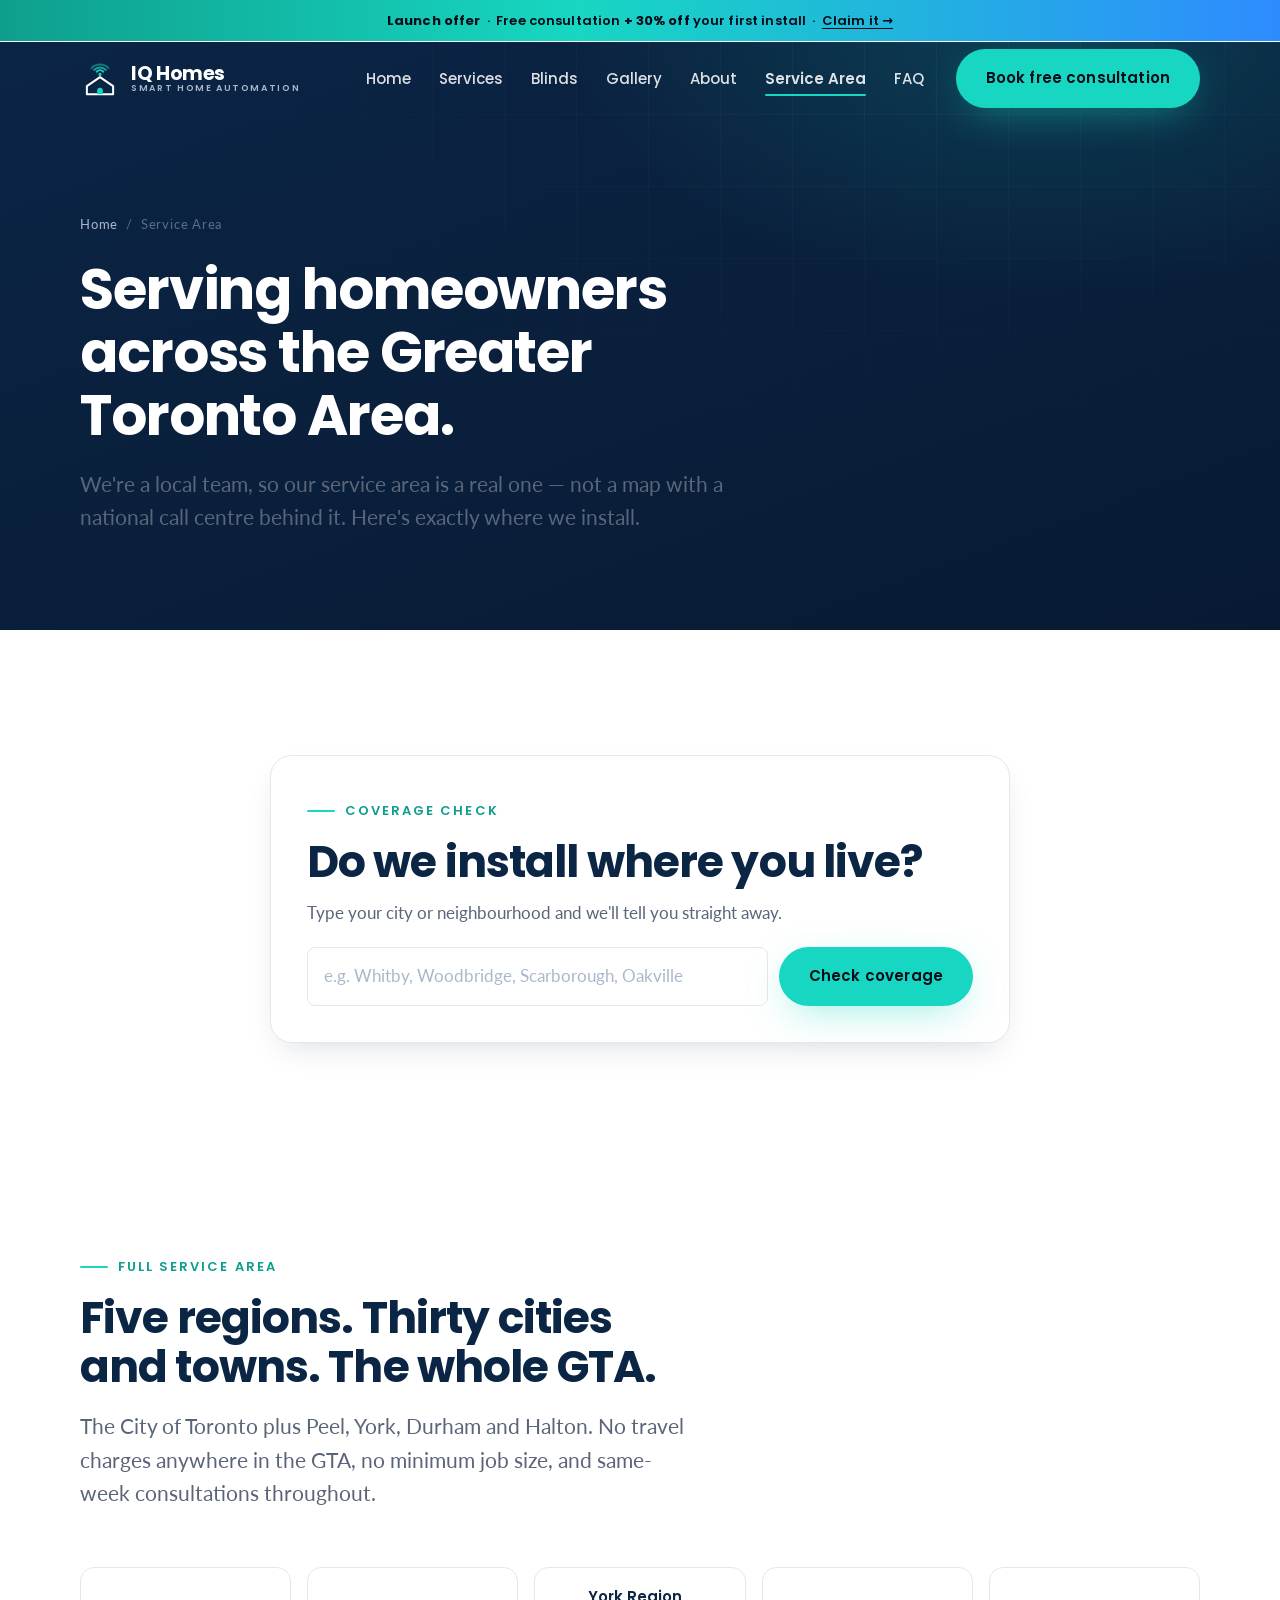
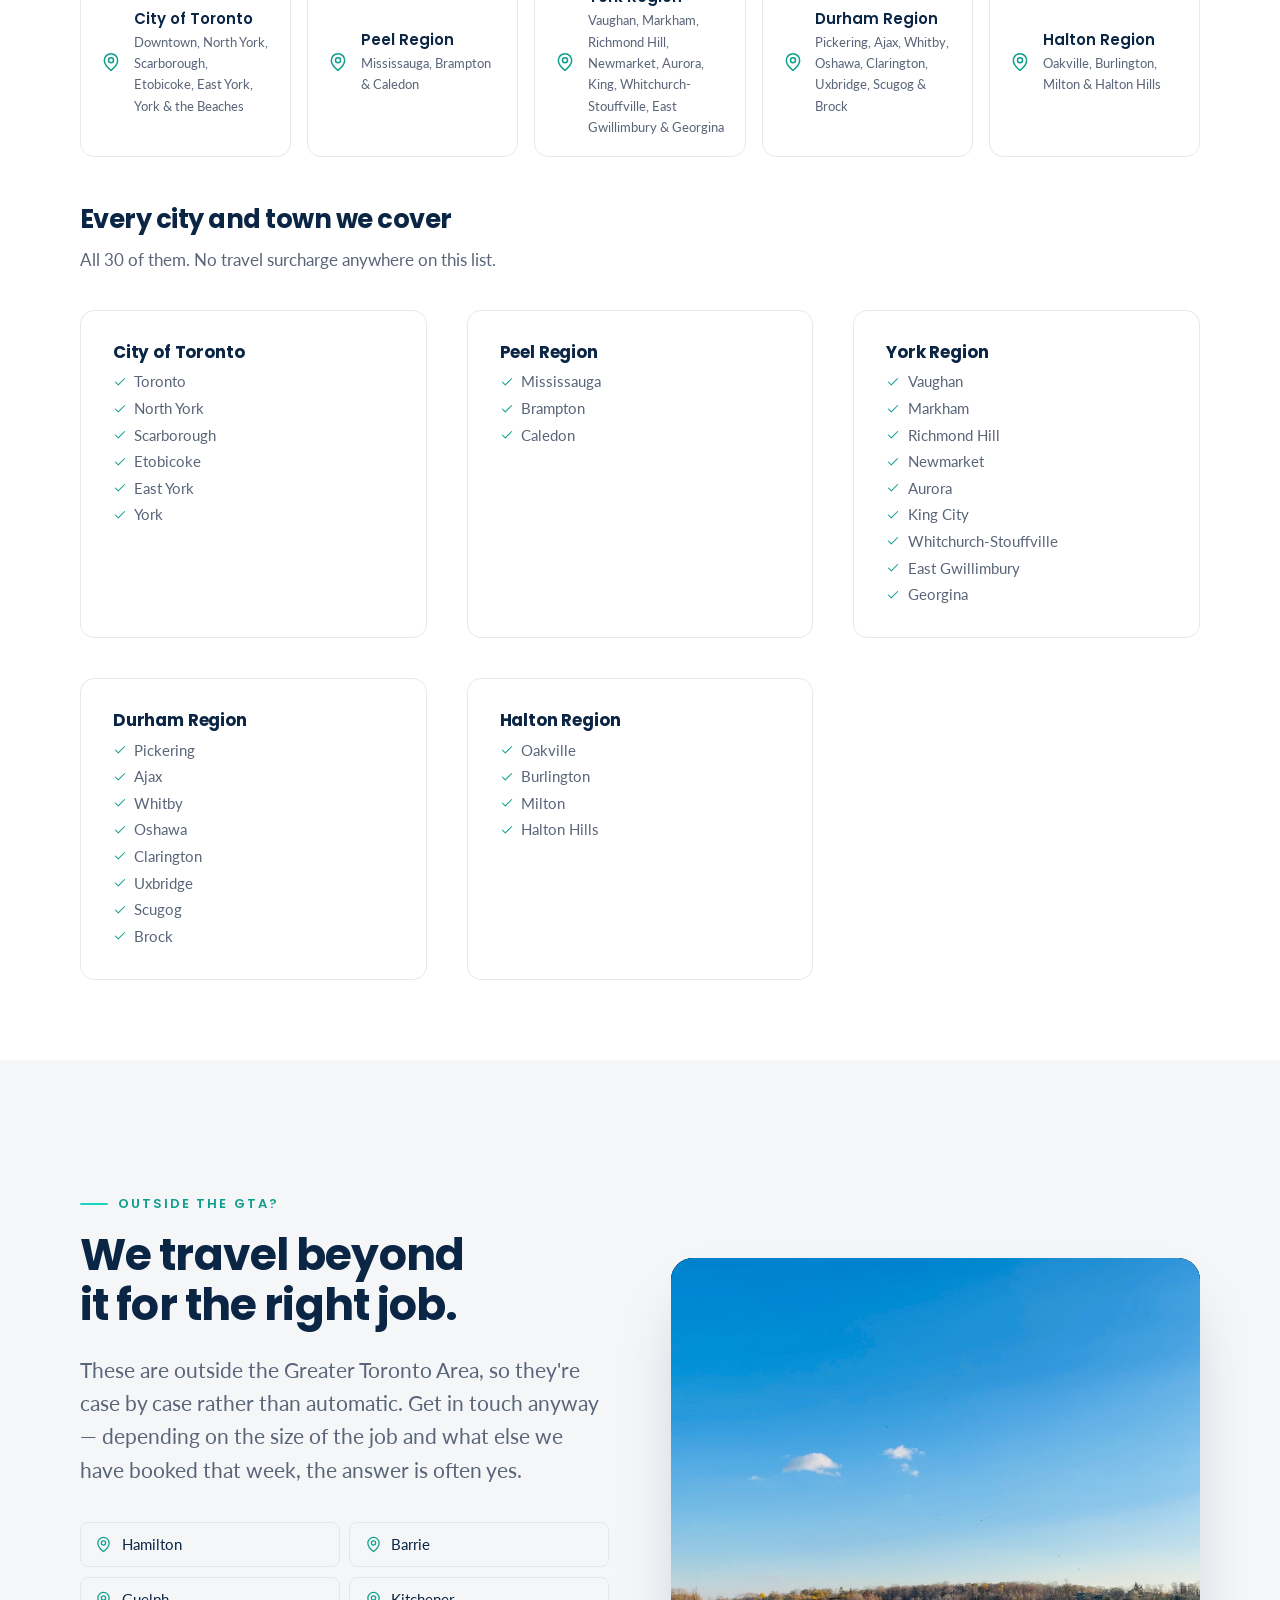
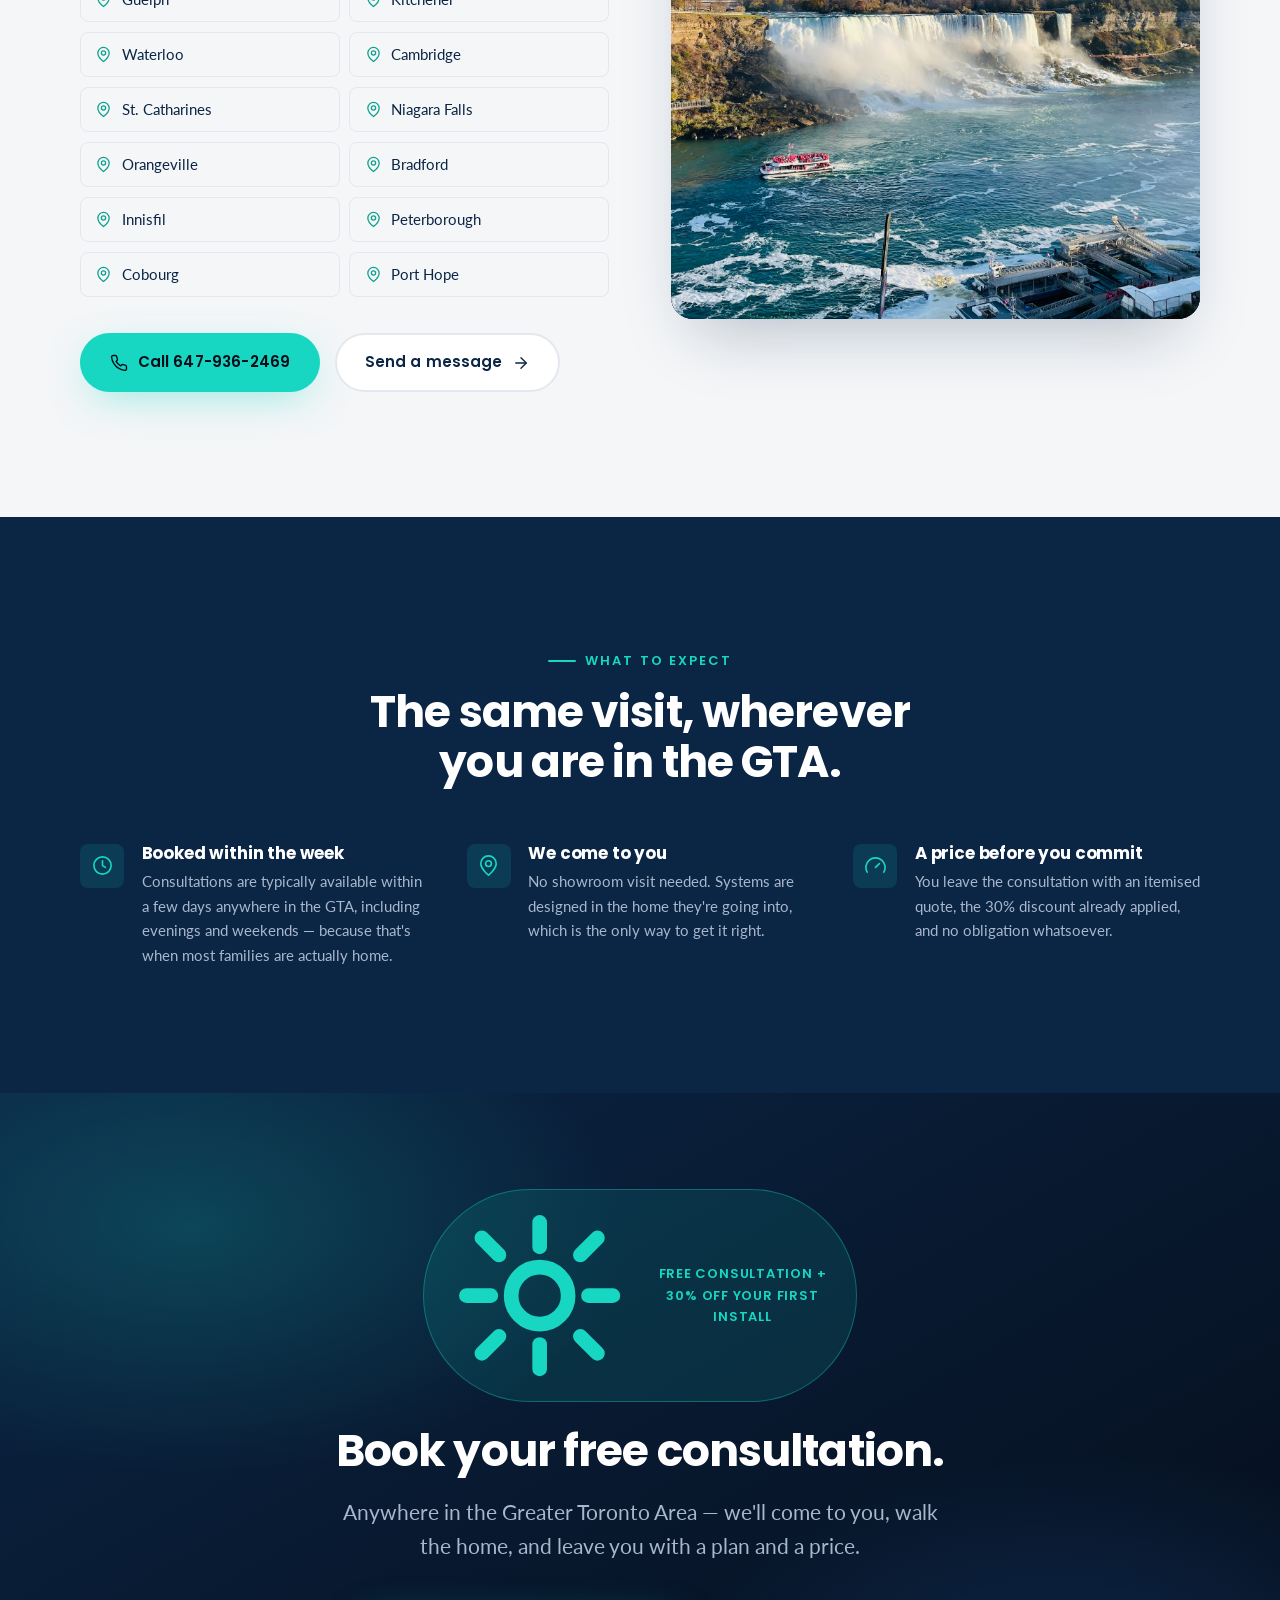
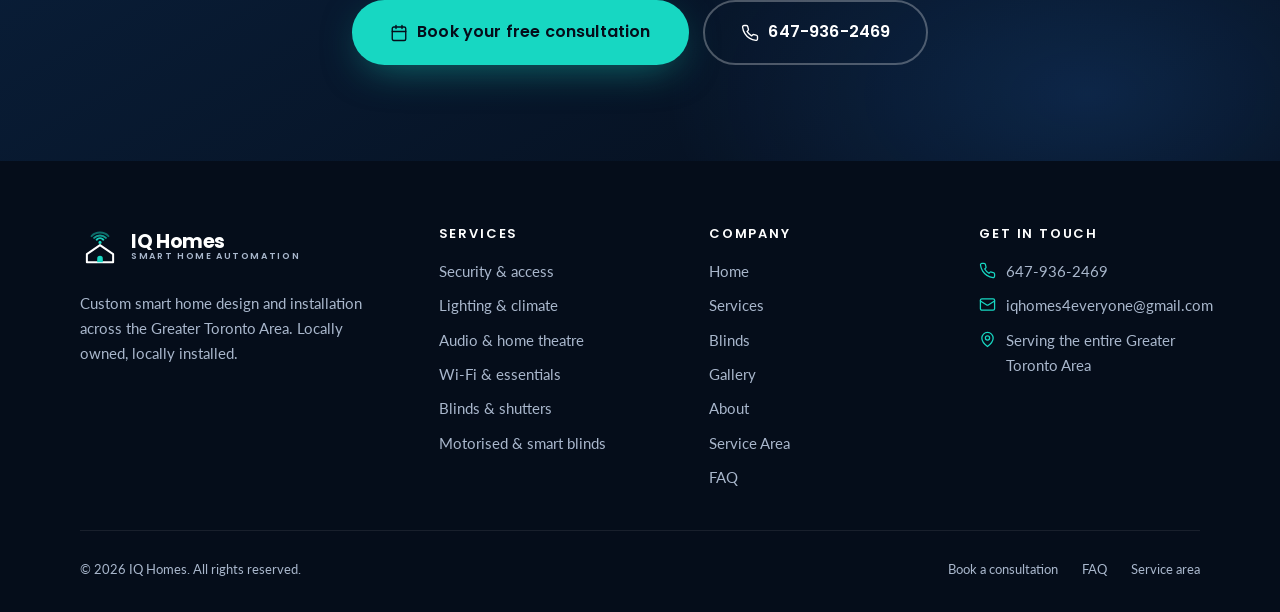
<file: service-area.html>
<!DOCTYPE html>
<html lang="en-CA">
<head>
  <meta charset="utf-8">
  <meta name="viewport" content="width=device-width, initial-scale=1">
  <title>Service Area | Smart Home Installation Across the GTA | IQ Homes</title>
  <meta name="description" content="IQ Homes installs smart home systems and blinds across the entire Greater Toronto Area — Toronto, Peel, York, Durham and Halton. Check whether we cover your address.">
  <link rel="canonical" href="https://www.iqhomes.ca/service-area.html">

  <meta property="og:type" content="website">
  <meta property="og:site_name" content="IQ Homes">
  <meta property="og:title" content="Service Area | Smart Home Installation Across the GTA | IQ Homes">
  <meta property="og:description" content="IQ Homes installs smart home systems and blinds across the entire Greater Toronto Area — Toronto, Peel, York, Durham and Halton. Check whether we cover your address.">
  <meta property="og:url" content="https://www.iqhomes.ca/service-area.html">
  <meta property="og:image" content="https://www.iqhomes.ca/assets/img/photos/hero-dusk-unlock.jpg">
  <meta property="og:locale" content="en_CA">
  <meta name="twitter:card" content="summary_large_image">
  <meta name="theme-color" content="#0B2545">

  <link rel="icon" href="assets/favicon.svg" type="image/svg+xml">
  <link rel="apple-touch-icon" href="assets/favicon.svg">

  <link rel="preconnect" href="https://fonts.googleapis.com">
  <link rel="preconnect" href="https://fonts.gstatic.com" crossorigin>
  <link href="https://fonts.googleapis.com/css2?family=Poppins:wght@500;600;700&family=Lato:wght@400;700&display=swap" rel="stylesheet">
  <link rel="stylesheet" href="assets/css/style.css">

  <script type="application/ld+json">{
  "@context": "https://schema.org",
  "@type": "HomeAndConstructionBusiness",
  "@id": "https://www.iqhomes.ca/#business",
  "name": "IQ Homes",
  "description": "Smart home automation design, sales and installation across the Greater Toronto Area.",
  "url": "https://www.iqhomes.ca",
  "telephone": "+16479362469",
  "email": "iqhomes4everyone@gmail.com",
  "founder": { "@type": "Person", "name": "Kshitij Dua" },
  "priceRange": "$$",
  "areaServed": [
    { "@type": "AdministrativeArea", "name": "Greater Toronto Area" },
    { "@type": "AdministrativeArea", "name": "Regional Municipality of Peel" },
    { "@type": "AdministrativeArea", "name": "Regional Municipality of York" },
    { "@type": "AdministrativeArea", "name": "Regional Municipality of Durham" },
    { "@type": "AdministrativeArea", "name": "Regional Municipality of Halton" },
    { "@type": "City", "name": "Toronto" },
    { "@type": "City", "name": "North York" },
    { "@type": "City", "name": "Scarborough" },
    { "@type": "City", "name": "Etobicoke" },
    { "@type": "City", "name": "East York" },
    { "@type": "City", "name": "York" },
    { "@type": "City", "name": "Mississauga" },
    { "@type": "City", "name": "Brampton" },
    { "@type": "City", "name": "Caledon" },
    { "@type": "City", "name": "Vaughan" },
    { "@type": "City", "name": "Markham" },
    { "@type": "City", "name": "Richmond Hill" },
    { "@type": "City", "name": "Newmarket" },
    { "@type": "City", "name": "Aurora" },
    { "@type": "City", "name": "King City" },
    { "@type": "City", "name": "Whitchurch-Stouffville" },
    { "@type": "City", "name": "East Gwillimbury" },
    { "@type": "City", "name": "Georgina" },
    { "@type": "City", "name": "Pickering" },
    { "@type": "City", "name": "Ajax" },
    { "@type": "City", "name": "Whitby" },
    { "@type": "City", "name": "Oshawa" },
    { "@type": "City", "name": "Clarington" },
    { "@type": "City", "name": "Uxbridge" },
    { "@type": "City", "name": "Scugog" },
    { "@type": "City", "name": "Brock" },
    { "@type": "City", "name": "Oakville" },
    { "@type": "City", "name": "Burlington" },
    { "@type": "City", "name": "Milton" },
    { "@type": "City", "name": "Halton Hills" }
  ],
  "address": {
    "@type": "PostalAddress",
    "addressRegion": "ON",
    "addressCountry": "CA"
  },
  "makesOffer": {
    "@type": "Offer",
    "name": "Free consultation + 30% off first install",
    "description": "New customers receive a free in-home smart home consultation and 30% off their first installation."
  }
}</script>
</head>
<body>
  <a class="skip-link" href="#main">Skip to content</a>

  <div class="offer-bar">
    <div class="container">
      <strong>Launch offer</strong> &nbsp;·&nbsp; Free consultation <strong>+ 30% off</strong> your first install &nbsp;·&nbsp;
      <a href="contact.html">Claim it&nbsp;&rarr;</a>
    </div>
  </div>

  <header class="site-header site-header--over-hero" data-header>
    <div class="container header-inner">
      <a class="logo" href="index.html" aria-label="IQ Homes — home">
        <svg viewBox="0 0 64 64" role="img" aria-label="IQ Homes logo" focusable="false">
  <g fill="none" stroke="currentColor" stroke-width="3.2" stroke-linecap="round" stroke-linejoin="round">
    <path d="M32 29 53 43.5V56.5H11V43.5Z"/>
  </g>
  <g fill="none" stroke="var(--logo-accent, #17D7C2)" stroke-width="3.2" stroke-linecap="round">
    <path d="M26.68 20.27a7.6 7.6 0 0 1 10.64 0" opacity=".95"/>
    <path d="M22.58 17.40a13.4 13.4 0 0 1 18.84 0" opacity=".72"/>
    <path d="M18.49 14.54a19.2 19.2 0 0 1 27.02 0" opacity=".48"/>
  </g>
  <circle cx="32" cy="24.6" r="2.5" fill="var(--logo-accent, #17D7C2)"/>
  <path d="M27.5 56.5V50.6a4.5 4.5 0 0 1 9 0v5.9Z" fill="var(--logo-accent, #17D7C2)"/>
</svg>
        <span class="logo-wordmark">
          <span class="logo-text">IQ Homes</span>
          <span class="logo-sub">Smart Home Automation</span>
        </span>
      </a>

      <button class="nav-toggle" data-nav-toggle aria-expanded="false" aria-controls="site-nav" aria-label="Menu">
        <svg class="icon-open" viewBox="0 0 24 24" fill="none" stroke="currentColor" stroke-width="1.8" stroke-linecap="round" stroke-linejoin="round" aria-hidden="true" focusable="false"><path d="M3 6h18"/><path d="M3 12h18"/><path d="M3 18h18"/></svg>
        <svg class="icon-close" viewBox="0 0 24 24" fill="none" stroke="currentColor" stroke-width="1.8" stroke-linecap="round" stroke-linejoin="round" aria-hidden="true" focusable="false"><path d="M18 6 6 18"/><path d="m6 6 12 12"/></svg>
      </button>

      <nav class="nav" id="site-nav" data-nav aria-label="Main">
        <ul class="nav-list">
            <li><a class="nav-link" href="index.html">Home</a></li>
            <li><a class="nav-link" href="services.html">Services</a></li>
            <li><a class="nav-link" href="blinds.html">Blinds</a></li>
            <li><a class="nav-link" href="gallery.html">Gallery</a></li>
            <li><a class="nav-link" href="about.html">About</a></li>
            <li><a class="nav-link" href="service-area.html" aria-current="page">Service Area</a></li>
            <li><a class="nav-link" href="faq.html">FAQ</a></li>
            </ul>
        <a class="btn btn--primary" href="contact.html">Book free consultation</a>
      </nav>
    </div>
  </header>

  <main id="main">
    <section class="page-hero">
      <div class="container">
        <nav class="breadcrumb" aria-label="Breadcrumb">
          <a href="index.html">Home</a> <span>/</span> <span>Service Area</span>
        </nav>
        <h1>Serving homeowners across the Greater Toronto Area.</h1>
        <p class="lead">We're a local team, so our service area is a real one — not a map with a national call centre behind it. Here's exactly where we install.</p>
      </div>
    </section>

    <section class="section">
      <div class="container container--narrow">
        <div class="checker reveal">
          <span class="eyebrow">Coverage check</span>
          <h2>Do we install where you live?</h2>
          <p class="text-muted mt-1">Type your city or neighbourhood and we'll tell you straight away.</p>
          <form class="checker-form" data-checker novalidate>
            <label class="sr-only" for="city-check">Your city or neighbourhood</label>
            <input id="city-check" type="text" placeholder="e.g. Whitby, Woodbridge, Scarborough, Oakville" autocomplete="address-level2">
            <button class="btn btn--primary" type="submit">Check coverage</button>
          </form>
          <div class="checker-result" data-checker-result role="status"></div>
        </div>
      </div>
    </section>

    <section class="section section--tight">
      <div class="container">
        <div class="section-head">
          <span class="eyebrow">Full service area</span>
          <h2>Five regions. Thirty cities and towns. The whole GTA.</h2>
          <p class="lead">The City of Toronto plus Peel, York, Durham and Halton. No travel charges anywhere in the GTA, no minimum job size, and same-week consultations throughout.</p>
        </div>
        <div class="city-grid">
          <div class="city reveal" data-delay="1">
            <svg viewBox="0 0 24 24" fill="none" stroke="currentColor" stroke-width="1.8" stroke-linecap="round" stroke-linejoin="round" aria-hidden="true" focusable="false"><path d="M20 10c0 6-8 12-8 12s-8-6-8-12a8 8 0 0 1 16 0Z"/><circle cx="12" cy="10" r="3"/></svg>
            <span>City of Toronto<small>Downtown, North York, Scarborough, Etobicoke, East York, York &amp; the Beaches</small></span>
          </div>
          <div class="city reveal" data-delay="2">
            <svg viewBox="0 0 24 24" fill="none" stroke="currentColor" stroke-width="1.8" stroke-linecap="round" stroke-linejoin="round" aria-hidden="true" focusable="false"><path d="M20 10c0 6-8 12-8 12s-8-6-8-12a8 8 0 0 1 16 0Z"/><circle cx="12" cy="10" r="3"/></svg>
            <span>Peel Region<small>Mississauga, Brampton &amp; Caledon</small></span>
          </div>
          <div class="city reveal" data-delay="3">
            <svg viewBox="0 0 24 24" fill="none" stroke="currentColor" stroke-width="1.8" stroke-linecap="round" stroke-linejoin="round" aria-hidden="true" focusable="false"><path d="M20 10c0 6-8 12-8 12s-8-6-8-12a8 8 0 0 1 16 0Z"/><circle cx="12" cy="10" r="3"/></svg>
            <span>York Region<small>Vaughan, Markham, Richmond Hill, Newmarket, Aurora, King, Whitchurch-Stouffville, East Gwillimbury &amp; Georgina</small></span>
          </div>
          <div class="city reveal" data-delay="4">
            <svg viewBox="0 0 24 24" fill="none" stroke="currentColor" stroke-width="1.8" stroke-linecap="round" stroke-linejoin="round" aria-hidden="true" focusable="false"><path d="M20 10c0 6-8 12-8 12s-8-6-8-12a8 8 0 0 1 16 0Z"/><circle cx="12" cy="10" r="3"/></svg>
            <span>Durham Region<small>Pickering, Ajax, Whitby, Oshawa, Clarington, Uxbridge, Scugog &amp; Brock</small></span>
          </div>
          <div class="city reveal" data-delay="5">
            <svg viewBox="0 0 24 24" fill="none" stroke="currentColor" stroke-width="1.8" stroke-linecap="round" stroke-linejoin="round" aria-hidden="true" focusable="false"><path d="M20 10c0 6-8 12-8 12s-8-6-8-12a8 8 0 0 1 16 0Z"/><circle cx="12" cy="10" r="3"/></svg>
            <span>Halton Region<small>Oakville, Burlington, Milton &amp; Halton Hills</small></span>
          </div>
          
        </div>

        <div class="mt-4">
          <h2 style="font-size:var(--fs-h3)">Every city and town we cover</h2>
          <p class="text-muted mt-1">All 30 of them. No travel surcharge anywhere on this list.</p>
          <div class="grid grid--3 mt-3">
            <div class="card reveal" data-delay="1" style="gap:.6rem">
            <h3 style="font-size:1.05rem">City of Toronto</h3>
            <ul class="town-list">
              <li><svg viewBox="0 0 24 24" fill="none" stroke="currentColor" stroke-width="1.8" stroke-linecap="round" stroke-linejoin="round" aria-hidden="true" focusable="false"><path d="M20 6 9 17l-5-5"/></svg><span>Toronto</span></li><li><svg viewBox="0 0 24 24" fill="none" stroke="currentColor" stroke-width="1.8" stroke-linecap="round" stroke-linejoin="round" aria-hidden="true" focusable="false"><path d="M20 6 9 17l-5-5"/></svg><span>North York</span></li><li><svg viewBox="0 0 24 24" fill="none" stroke="currentColor" stroke-width="1.8" stroke-linecap="round" stroke-linejoin="round" aria-hidden="true" focusable="false"><path d="M20 6 9 17l-5-5"/></svg><span>Scarborough</span></li><li><svg viewBox="0 0 24 24" fill="none" stroke="currentColor" stroke-width="1.8" stroke-linecap="round" stroke-linejoin="round" aria-hidden="true" focusable="false"><path d="M20 6 9 17l-5-5"/></svg><span>Etobicoke</span></li><li><svg viewBox="0 0 24 24" fill="none" stroke="currentColor" stroke-width="1.8" stroke-linecap="round" stroke-linejoin="round" aria-hidden="true" focusable="false"><path d="M20 6 9 17l-5-5"/></svg><span>East York</span></li><li><svg viewBox="0 0 24 24" fill="none" stroke="currentColor" stroke-width="1.8" stroke-linecap="round" stroke-linejoin="round" aria-hidden="true" focusable="false"><path d="M20 6 9 17l-5-5"/></svg><span>York</span></li>
            </ul>
          </div>
          <div class="card reveal" data-delay="2" style="gap:.6rem">
            <h3 style="font-size:1.05rem">Peel Region</h3>
            <ul class="town-list">
              <li><svg viewBox="0 0 24 24" fill="none" stroke="currentColor" stroke-width="1.8" stroke-linecap="round" stroke-linejoin="round" aria-hidden="true" focusable="false"><path d="M20 6 9 17l-5-5"/></svg><span>Mississauga</span></li><li><svg viewBox="0 0 24 24" fill="none" stroke="currentColor" stroke-width="1.8" stroke-linecap="round" stroke-linejoin="round" aria-hidden="true" focusable="false"><path d="M20 6 9 17l-5-5"/></svg><span>Brampton</span></li><li><svg viewBox="0 0 24 24" fill="none" stroke="currentColor" stroke-width="1.8" stroke-linecap="round" stroke-linejoin="round" aria-hidden="true" focusable="false"><path d="M20 6 9 17l-5-5"/></svg><span>Caledon</span></li>
            </ul>
          </div>
          <div class="card reveal" data-delay="3" style="gap:.6rem">
            <h3 style="font-size:1.05rem">York Region</h3>
            <ul class="town-list">
              <li><svg viewBox="0 0 24 24" fill="none" stroke="currentColor" stroke-width="1.8" stroke-linecap="round" stroke-linejoin="round" aria-hidden="true" focusable="false"><path d="M20 6 9 17l-5-5"/></svg><span>Vaughan</span></li><li><svg viewBox="0 0 24 24" fill="none" stroke="currentColor" stroke-width="1.8" stroke-linecap="round" stroke-linejoin="round" aria-hidden="true" focusable="false"><path d="M20 6 9 17l-5-5"/></svg><span>Markham</span></li><li><svg viewBox="0 0 24 24" fill="none" stroke="currentColor" stroke-width="1.8" stroke-linecap="round" stroke-linejoin="round" aria-hidden="true" focusable="false"><path d="M20 6 9 17l-5-5"/></svg><span>Richmond Hill</span></li><li><svg viewBox="0 0 24 24" fill="none" stroke="currentColor" stroke-width="1.8" stroke-linecap="round" stroke-linejoin="round" aria-hidden="true" focusable="false"><path d="M20 6 9 17l-5-5"/></svg><span>Newmarket</span></li><li><svg viewBox="0 0 24 24" fill="none" stroke="currentColor" stroke-width="1.8" stroke-linecap="round" stroke-linejoin="round" aria-hidden="true" focusable="false"><path d="M20 6 9 17l-5-5"/></svg><span>Aurora</span></li><li><svg viewBox="0 0 24 24" fill="none" stroke="currentColor" stroke-width="1.8" stroke-linecap="round" stroke-linejoin="round" aria-hidden="true" focusable="false"><path d="M20 6 9 17l-5-5"/></svg><span>King City</span></li><li><svg viewBox="0 0 24 24" fill="none" stroke="currentColor" stroke-width="1.8" stroke-linecap="round" stroke-linejoin="round" aria-hidden="true" focusable="false"><path d="M20 6 9 17l-5-5"/></svg><span>Whitchurch-Stouffville</span></li><li><svg viewBox="0 0 24 24" fill="none" stroke="currentColor" stroke-width="1.8" stroke-linecap="round" stroke-linejoin="round" aria-hidden="true" focusable="false"><path d="M20 6 9 17l-5-5"/></svg><span>East Gwillimbury</span></li><li><svg viewBox="0 0 24 24" fill="none" stroke="currentColor" stroke-width="1.8" stroke-linecap="round" stroke-linejoin="round" aria-hidden="true" focusable="false"><path d="M20 6 9 17l-5-5"/></svg><span>Georgina</span></li>
            </ul>
          </div>
          <div class="card reveal" data-delay="4" style="gap:.6rem">
            <h3 style="font-size:1.05rem">Durham Region</h3>
            <ul class="town-list">
              <li><svg viewBox="0 0 24 24" fill="none" stroke="currentColor" stroke-width="1.8" stroke-linecap="round" stroke-linejoin="round" aria-hidden="true" focusable="false"><path d="M20 6 9 17l-5-5"/></svg><span>Pickering</span></li><li><svg viewBox="0 0 24 24" fill="none" stroke="currentColor" stroke-width="1.8" stroke-linecap="round" stroke-linejoin="round" aria-hidden="true" focusable="false"><path d="M20 6 9 17l-5-5"/></svg><span>Ajax</span></li><li><svg viewBox="0 0 24 24" fill="none" stroke="currentColor" stroke-width="1.8" stroke-linecap="round" stroke-linejoin="round" aria-hidden="true" focusable="false"><path d="M20 6 9 17l-5-5"/></svg><span>Whitby</span></li><li><svg viewBox="0 0 24 24" fill="none" stroke="currentColor" stroke-width="1.8" stroke-linecap="round" stroke-linejoin="round" aria-hidden="true" focusable="false"><path d="M20 6 9 17l-5-5"/></svg><span>Oshawa</span></li><li><svg viewBox="0 0 24 24" fill="none" stroke="currentColor" stroke-width="1.8" stroke-linecap="round" stroke-linejoin="round" aria-hidden="true" focusable="false"><path d="M20 6 9 17l-5-5"/></svg><span>Clarington</span></li><li><svg viewBox="0 0 24 24" fill="none" stroke="currentColor" stroke-width="1.8" stroke-linecap="round" stroke-linejoin="round" aria-hidden="true" focusable="false"><path d="M20 6 9 17l-5-5"/></svg><span>Uxbridge</span></li><li><svg viewBox="0 0 24 24" fill="none" stroke="currentColor" stroke-width="1.8" stroke-linecap="round" stroke-linejoin="round" aria-hidden="true" focusable="false"><path d="M20 6 9 17l-5-5"/></svg><span>Scugog</span></li><li><svg viewBox="0 0 24 24" fill="none" stroke="currentColor" stroke-width="1.8" stroke-linecap="round" stroke-linejoin="round" aria-hidden="true" focusable="false"><path d="M20 6 9 17l-5-5"/></svg><span>Brock</span></li>
            </ul>
          </div>
          <div class="card reveal" data-delay="5" style="gap:.6rem">
            <h3 style="font-size:1.05rem">Halton Region</h3>
            <ul class="town-list">
              <li><svg viewBox="0 0 24 24" fill="none" stroke="currentColor" stroke-width="1.8" stroke-linecap="round" stroke-linejoin="round" aria-hidden="true" focusable="false"><path d="M20 6 9 17l-5-5"/></svg><span>Oakville</span></li><li><svg viewBox="0 0 24 24" fill="none" stroke="currentColor" stroke-width="1.8" stroke-linecap="round" stroke-linejoin="round" aria-hidden="true" focusable="false"><path d="M20 6 9 17l-5-5"/></svg><span>Burlington</span></li><li><svg viewBox="0 0 24 24" fill="none" stroke="currentColor" stroke-width="1.8" stroke-linecap="round" stroke-linejoin="round" aria-hidden="true" focusable="false"><path d="M20 6 9 17l-5-5"/></svg><span>Milton</span></li><li><svg viewBox="0 0 24 24" fill="none" stroke="currentColor" stroke-width="1.8" stroke-linecap="round" stroke-linejoin="round" aria-hidden="true" focusable="false"><path d="M20 6 9 17l-5-5"/></svg><span>Halton Hills</span></li>
            </ul>
          </div>
          
          </div>
        </div>
      </div>
    </section>

    <section class="section section--alt">
      <div class="container">
        <div class="split">
          <div>
            <span class="eyebrow">Outside the GTA?</span>
            <h2>We travel beyond it for the right job.</h2>
            <p class="lead mt-2">
              These are outside the Greater Toronto Area, so they're case by case rather than
              automatic. Get in touch anyway — depending on the size of the job and what else we
              have booked that week, the answer is often yes.
            </p>
            <ul class="checks mt-3">
              <li class="check" style="cursor:default"><svg viewBox="0 0 24 24" fill="none" stroke="currentColor" stroke-width="1.8" stroke-linecap="round" stroke-linejoin="round" aria-hidden="true" focusable="false"><path d="M20 10c0 6-8 12-8 12s-8-6-8-12a8 8 0 0 1 16 0Z"/><circle cx="12" cy="10" r="3"/></svg> Hamilton</li><li class="check" style="cursor:default"><svg viewBox="0 0 24 24" fill="none" stroke="currentColor" stroke-width="1.8" stroke-linecap="round" stroke-linejoin="round" aria-hidden="true" focusable="false"><path d="M20 10c0 6-8 12-8 12s-8-6-8-12a8 8 0 0 1 16 0Z"/><circle cx="12" cy="10" r="3"/></svg> Barrie</li><li class="check" style="cursor:default"><svg viewBox="0 0 24 24" fill="none" stroke="currentColor" stroke-width="1.8" stroke-linecap="round" stroke-linejoin="round" aria-hidden="true" focusable="false"><path d="M20 10c0 6-8 12-8 12s-8-6-8-12a8 8 0 0 1 16 0Z"/><circle cx="12" cy="10" r="3"/></svg> Guelph</li><li class="check" style="cursor:default"><svg viewBox="0 0 24 24" fill="none" stroke="currentColor" stroke-width="1.8" stroke-linecap="round" stroke-linejoin="round" aria-hidden="true" focusable="false"><path d="M20 10c0 6-8 12-8 12s-8-6-8-12a8 8 0 0 1 16 0Z"/><circle cx="12" cy="10" r="3"/></svg> Kitchener</li><li class="check" style="cursor:default"><svg viewBox="0 0 24 24" fill="none" stroke="currentColor" stroke-width="1.8" stroke-linecap="round" stroke-linejoin="round" aria-hidden="true" focusable="false"><path d="M20 10c0 6-8 12-8 12s-8-6-8-12a8 8 0 0 1 16 0Z"/><circle cx="12" cy="10" r="3"/></svg> Waterloo</li><li class="check" style="cursor:default"><svg viewBox="0 0 24 24" fill="none" stroke="currentColor" stroke-width="1.8" stroke-linecap="round" stroke-linejoin="round" aria-hidden="true" focusable="false"><path d="M20 10c0 6-8 12-8 12s-8-6-8-12a8 8 0 0 1 16 0Z"/><circle cx="12" cy="10" r="3"/></svg> Cambridge</li><li class="check" style="cursor:default"><svg viewBox="0 0 24 24" fill="none" stroke="currentColor" stroke-width="1.8" stroke-linecap="round" stroke-linejoin="round" aria-hidden="true" focusable="false"><path d="M20 10c0 6-8 12-8 12s-8-6-8-12a8 8 0 0 1 16 0Z"/><circle cx="12" cy="10" r="3"/></svg> St. Catharines</li><li class="check" style="cursor:default"><svg viewBox="0 0 24 24" fill="none" stroke="currentColor" stroke-width="1.8" stroke-linecap="round" stroke-linejoin="round" aria-hidden="true" focusable="false"><path d="M20 10c0 6-8 12-8 12s-8-6-8-12a8 8 0 0 1 16 0Z"/><circle cx="12" cy="10" r="3"/></svg> Niagara Falls</li><li class="check" style="cursor:default"><svg viewBox="0 0 24 24" fill="none" stroke="currentColor" stroke-width="1.8" stroke-linecap="round" stroke-linejoin="round" aria-hidden="true" focusable="false"><path d="M20 10c0 6-8 12-8 12s-8-6-8-12a8 8 0 0 1 16 0Z"/><circle cx="12" cy="10" r="3"/></svg> Orangeville</li><li class="check" style="cursor:default"><svg viewBox="0 0 24 24" fill="none" stroke="currentColor" stroke-width="1.8" stroke-linecap="round" stroke-linejoin="round" aria-hidden="true" focusable="false"><path d="M20 10c0 6-8 12-8 12s-8-6-8-12a8 8 0 0 1 16 0Z"/><circle cx="12" cy="10" r="3"/></svg> Bradford</li><li class="check" style="cursor:default"><svg viewBox="0 0 24 24" fill="none" stroke="currentColor" stroke-width="1.8" stroke-linecap="round" stroke-linejoin="round" aria-hidden="true" focusable="false"><path d="M20 10c0 6-8 12-8 12s-8-6-8-12a8 8 0 0 1 16 0Z"/><circle cx="12" cy="10" r="3"/></svg> Innisfil</li><li class="check" style="cursor:default"><svg viewBox="0 0 24 24" fill="none" stroke="currentColor" stroke-width="1.8" stroke-linecap="round" stroke-linejoin="round" aria-hidden="true" focusable="false"><path d="M20 10c0 6-8 12-8 12s-8-6-8-12a8 8 0 0 1 16 0Z"/><circle cx="12" cy="10" r="3"/></svg> Peterborough</li><li class="check" style="cursor:default"><svg viewBox="0 0 24 24" fill="none" stroke="currentColor" stroke-width="1.8" stroke-linecap="round" stroke-linejoin="round" aria-hidden="true" focusable="false"><path d="M20 10c0 6-8 12-8 12s-8-6-8-12a8 8 0 0 1 16 0Z"/><circle cx="12" cy="10" r="3"/></svg> Cobourg</li><li class="check" style="cursor:default"><svg viewBox="0 0 24 24" fill="none" stroke="currentColor" stroke-width="1.8" stroke-linecap="round" stroke-linejoin="round" aria-hidden="true" focusable="false"><path d="M20 10c0 6-8 12-8 12s-8-6-8-12a8 8 0 0 1 16 0Z"/><circle cx="12" cy="10" r="3"/></svg> Port Hope</li>
            </ul>
            <div class="btn-row mt-3">
              <a class="btn btn--primary" href="tel:+16479362469"><svg viewBox="0 0 24 24" fill="none" stroke="currentColor" stroke-width="1.8" stroke-linecap="round" stroke-linejoin="round" aria-hidden="true" focusable="false"><path d="M22 16.92v3a2 2 0 0 1-2.18 2 19.8 19.8 0 0 1-8.63-3.07 19.5 19.5 0 0 1-6-6A19.8 19.8 0 0 1 2.12 4.18 2 2 0 0 1 4.11 2h3a2 2 0 0 1 2 1.72c.13.96.36 1.9.7 2.81a2 2 0 0 1-.45 2.11L8.1 9.9a16 16 0 0 0 6 6l1.26-1.26a2 2 0 0 1 2.11-.45c.9.34 1.85.57 2.81.7A2 2 0 0 1 22 16.92Z"/></svg> Call 647-936-2469</a>
              <a class="btn btn--ghost" href="contact.html">Send a message <svg viewBox="0 0 24 24" fill="none" stroke="currentColor" stroke-width="1.8" stroke-linecap="round" stroke-linejoin="round" aria-hidden="true" focusable="false"><path d="M5 12h14"/><path d="m12 5 7 7-7 7"/></svg></a>
            </div>
          </div>
          <div class="split-media reveal">
            <div class="img-slot">
            <svg viewBox="0 0 24 24" fill="none" stroke="currentColor" stroke-width="1.8" stroke-linecap="round" stroke-linejoin="round" aria-hidden="true" focusable="false"><rect x="3" y="3" width="18" height="18" rx="2"/><circle cx="9" cy="9" r="2"/><path d="m21 15-3.09-3.09a2 2 0 0 0-2.82 0L6 21"/></svg>
            <b>GTA coverage</b>
            <span>assets/img/photos/gta-street-daytime.jpg — run fetch-brand-assets.sh</span>
            <img src="assets/img/photos/niagara.jpeg" alt="A Greater Toronto Area neighbourhood served by IQ Homes" loading="lazy" decoding="async" onerror="this.remove()">
          </div>
          </div>
        </div>
      </div>
    </section>

    <section class="section on-dark">
      <div class="container">
        <div class="section-head section-head--center">
          <span class="eyebrow">What to expect</span>
          <h2>The same visit, wherever you are in the GTA.</h2>
        </div>
        <div class="grid grid--3">
          <div class="feature reveal"><span class="feature-icon"><svg viewBox="0 0 24 24" fill="none" stroke="currentColor" stroke-width="1.8" stroke-linecap="round" stroke-linejoin="round" aria-hidden="true" focusable="false"><circle cx="12" cy="12" r="9"/><path d="M12 7v5l3 2"/></svg></span>
            <div><h3>Booked within the week</h3><p>Consultations are typically available within a few days anywhere in the GTA, including evenings and weekends — because that's when most families are actually home.</p></div></div>
          <div class="feature reveal" data-delay="1"><span class="feature-icon"><svg viewBox="0 0 24 24" fill="none" stroke="currentColor" stroke-width="1.8" stroke-linecap="round" stroke-linejoin="round" aria-hidden="true" focusable="false"><path d="M20 10c0 6-8 12-8 12s-8-6-8-12a8 8 0 0 1 16 0Z"/><circle cx="12" cy="10" r="3"/></svg></span>
            <div><h3>We come to you</h3><p>No showroom visit needed. Systems are designed in the home they're going into, which is the only way to get it right.</p></div></div>
          <div class="feature reveal" data-delay="2"><span class="feature-icon"><svg viewBox="0 0 24 24" fill="none" stroke="currentColor" stroke-width="1.8" stroke-linecap="round" stroke-linejoin="round" aria-hidden="true" focusable="false"><path d="m12 14 4-4"/><path d="M3.34 19a10 10 0 1 1 17.32 0"/></svg></span>
            <div><h3>A price before you commit</h3><p>You leave the consultation with an itemised quote, the 30% discount already applied, and no obligation whatsoever.</p></div></div>
        </div>
      </div>
    </section>

  <section class="cta-band">
    <div class="container">
      <span class="cta-offer"><svg viewBox="0 0 24 24" fill="none" stroke="currentColor" stroke-width="1.8" stroke-linecap="round" stroke-linejoin="round" aria-hidden="true" focusable="false"><path d="M12 3v3"/><path d="M12 18v3"/><path d="M4.9 4.9 7 7"/><path d="m17 17 2.1 2.1"/><path d="M3 12h3"/><path d="M18 12h3"/><path d="M4.9 19.1 7 17"/><path d="m17 7 2.1-2.1"/><circle cx="12" cy="12" r="3.5"/></svg> Free consultation + 30% off your first install</span>
      <h2>Book your free consultation.</h2>
      <p>Anywhere in the Greater Toronto Area — we'll come to you, walk the home, and leave you with a plan and a price.</p>
      <div class="btn-row">
        <a class="btn btn--primary btn--lg" href="contact.html"><svg viewBox="0 0 24 24" fill="none" stroke="currentColor" stroke-width="1.8" stroke-linecap="round" stroke-linejoin="round" aria-hidden="true" focusable="false"><rect x="3" y="4" width="18" height="18" rx="2"/><path d="M16 2v4"/><path d="M8 2v4"/><path d="M3 10h18"/></svg> Book your free consultation</a>
        <a class="btn btn--ghost-light btn--lg" href="tel:+16479362469"><svg viewBox="0 0 24 24" fill="none" stroke="currentColor" stroke-width="1.8" stroke-linecap="round" stroke-linejoin="round" aria-hidden="true" focusable="false"><path d="M22 16.92v3a2 2 0 0 1-2.18 2 19.8 19.8 0 0 1-8.63-3.07 19.5 19.5 0 0 1-6-6A19.8 19.8 0 0 1 2.12 4.18 2 2 0 0 1 4.11 2h3a2 2 0 0 1 2 1.72c.13.96.36 1.9.7 2.81a2 2 0 0 1-.45 2.11L8.1 9.9a16 16 0 0 0 6 6l1.26-1.26a2 2 0 0 1 2.11-.45c.9.34 1.85.57 2.81.7A2 2 0 0 1 22 16.92Z"/></svg> 647-936-2469</a>
      </div>
    </div>
  </section>
  </main>

  <footer class="site-footer">
    <div class="container">
      <div class="footer-grid">
        <div class="footer-about">
          <a class="logo" href="index.html" aria-label="IQ Homes — home">
        <svg viewBox="0 0 64 64" role="img" aria-label="IQ Homes logo" focusable="false">
  <g fill="none" stroke="currentColor" stroke-width="3.2" stroke-linecap="round" stroke-linejoin="round">
    <path d="M32 29 53 43.5V56.5H11V43.5Z"/>
  </g>
  <g fill="none" stroke="var(--logo-accent, #17D7C2)" stroke-width="3.2" stroke-linecap="round">
    <path d="M26.68 20.27a7.6 7.6 0 0 1 10.64 0" opacity=".95"/>
    <path d="M22.58 17.40a13.4 13.4 0 0 1 18.84 0" opacity=".72"/>
    <path d="M18.49 14.54a19.2 19.2 0 0 1 27.02 0" opacity=".48"/>
  </g>
  <circle cx="32" cy="24.6" r="2.5" fill="var(--logo-accent, #17D7C2)"/>
  <path d="M27.5 56.5V50.6a4.5 4.5 0 0 1 9 0v5.9Z" fill="var(--logo-accent, #17D7C2)"/>
</svg>
        <span class="logo-wordmark">
          <span class="logo-text">IQ Homes</span>
          <span class="logo-sub">Smart Home Automation</span>
        </span>
      </a>
          <p>Custom smart home design and installation across the Greater Toronto Area. Locally owned, locally installed.</p>
        </div>

        <div class="footer-col">
          <h4>Services</h4>
          <ul><li><a href="services.html#security">Security & access</a></li><li><a href="services.html#comfort">Lighting & climate</a></li><li><a href="services.html#entertainment">Audio & home theatre</a></li><li><a href="services.html#essentials">Wi-Fi & essentials</a></li><li><a href="blinds.html">Blinds &amp; shutters</a></li><li><a href="blinds.html#motorised">Motorised &amp; smart blinds</a></li></ul>
        </div>

        <div class="footer-col">
          <h4>Company</h4>
          <ul><li><a href="index.html">Home</a></li><li><a href="services.html">Services</a></li><li><a href="blinds.html">Blinds</a></li><li><a href="gallery.html">Gallery</a></li><li><a href="about.html">About</a></li><li><a href="service-area.html">Service Area</a></li><li><a href="faq.html">FAQ</a></li></ul>
        </div>

        <div class="footer-col">
          <h4>Get in touch</h4>
          <ul class="footer-contact">
            <li><svg viewBox="0 0 24 24" fill="none" stroke="currentColor" stroke-width="1.8" stroke-linecap="round" stroke-linejoin="round" aria-hidden="true" focusable="false"><path d="M22 16.92v3a2 2 0 0 1-2.18 2 19.8 19.8 0 0 1-8.63-3.07 19.5 19.5 0 0 1-6-6A19.8 19.8 0 0 1 2.12 4.18 2 2 0 0 1 4.11 2h3a2 2 0 0 1 2 1.72c.13.96.36 1.9.7 2.81a2 2 0 0 1-.45 2.11L8.1 9.9a16 16 0 0 0 6 6l1.26-1.26a2 2 0 0 1 2.11-.45c.9.34 1.85.57 2.81.7A2 2 0 0 1 22 16.92Z"/></svg><a href="tel:+16479362469">647-936-2469</a></li>
            <li><svg viewBox="0 0 24 24" fill="none" stroke="currentColor" stroke-width="1.8" stroke-linecap="round" stroke-linejoin="round" aria-hidden="true" focusable="false"><rect x="2" y="4" width="20" height="16" rx="2"/><path d="m22 7-8.97 5.7a1.94 1.94 0 0 1-2.06 0L2 7"/></svg><a href="mailto:iqhomes4everyone@gmail.com">iqhomes4everyone@gmail.com</a></li>
            <li><svg viewBox="0 0 24 24" fill="none" stroke="currentColor" stroke-width="1.8" stroke-linecap="round" stroke-linejoin="round" aria-hidden="true" focusable="false"><path d="M20 10c0 6-8 12-8 12s-8-6-8-12a8 8 0 0 1 16 0Z"/><circle cx="12" cy="10" r="3"/></svg><span>Serving the entire Greater<br>Toronto Area</span></li>
          </ul>
        </div>
      </div>

      <div class="footer-bottom">
        <p>&copy; <span data-year>2026</span> IQ Homes. All rights reserved.</p>
        <nav aria-label="Footer">
          <a href="contact.html">Book a consultation</a>
          <a href="faq.html">FAQ</a>
          <a href="service-area.html">Service area</a>
        </nav>
      </div>
    </div>
  </footer>

  <script type="importmap">
  { "imports": { "three": "./assets/js/vendor/three.module.js" } }
  </script>
  <script type="module" src="assets/js/main.js"></script>
</body>
</html>
</file>
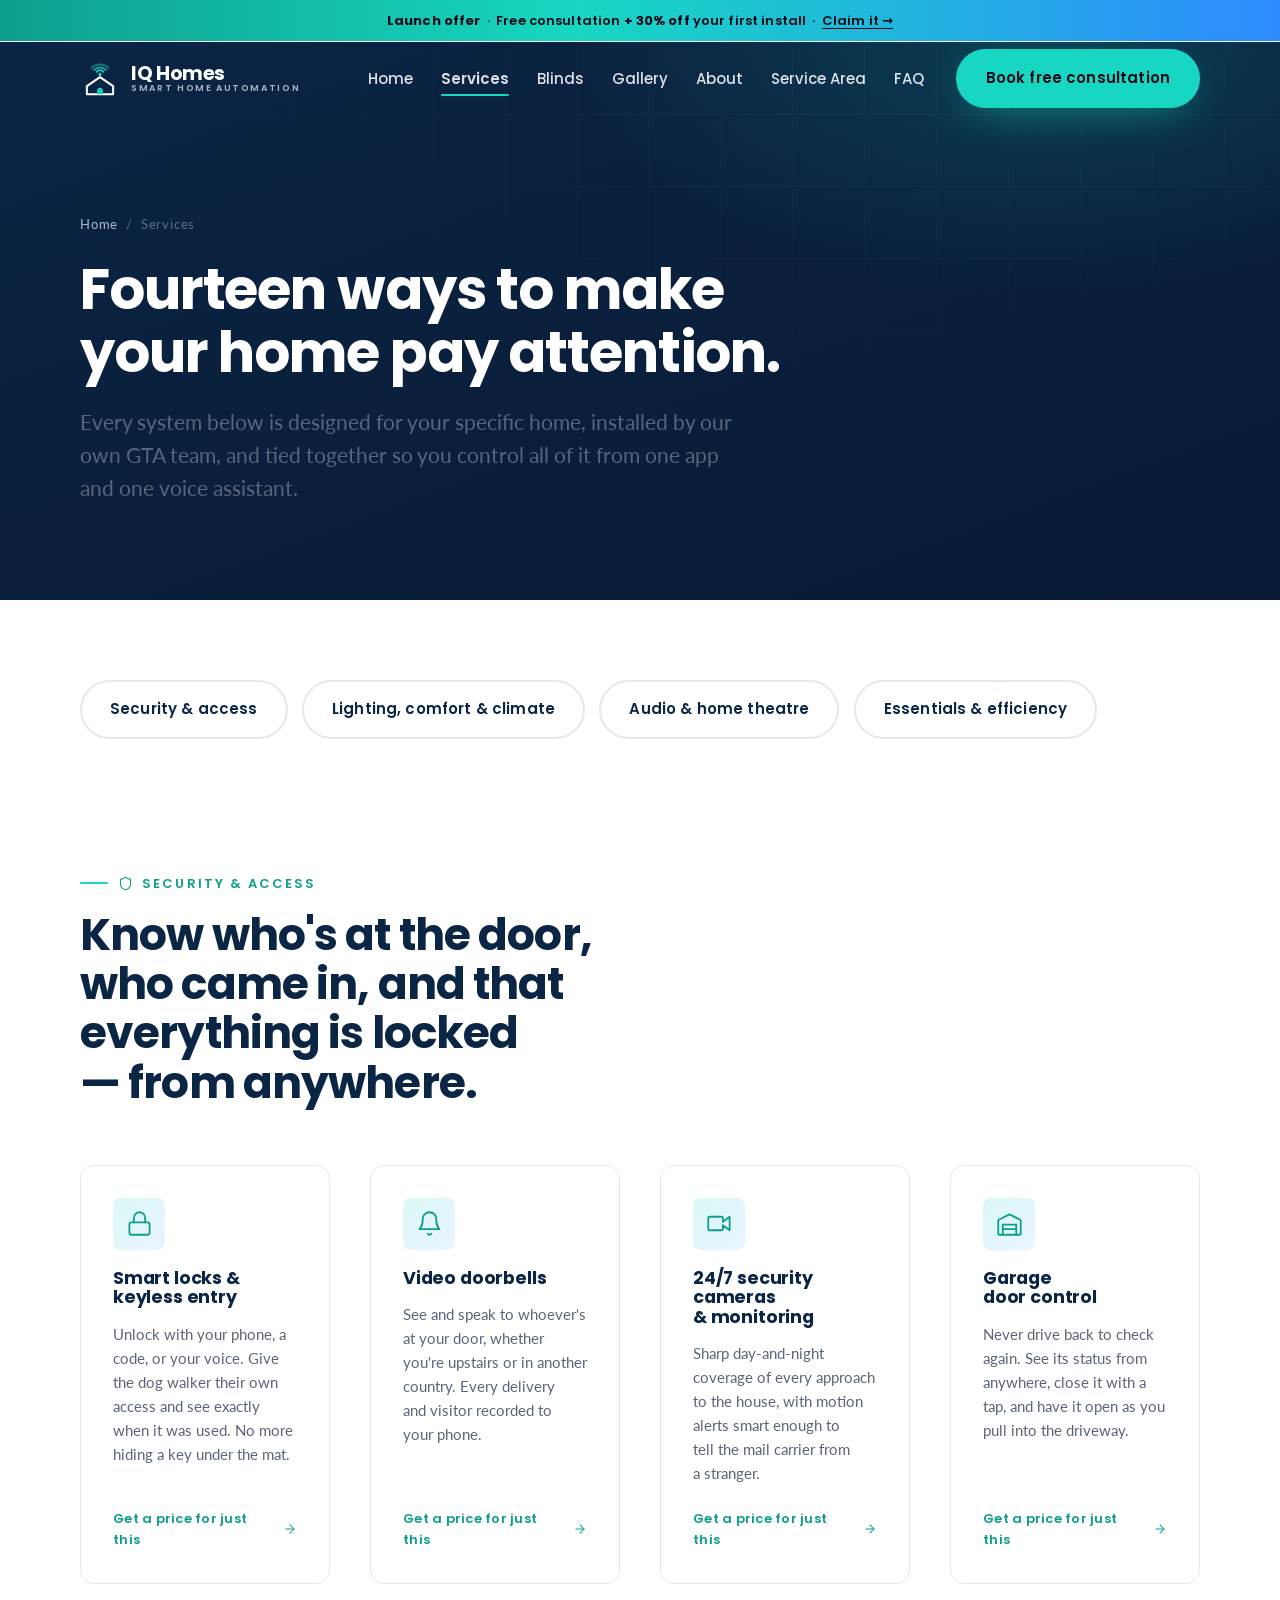
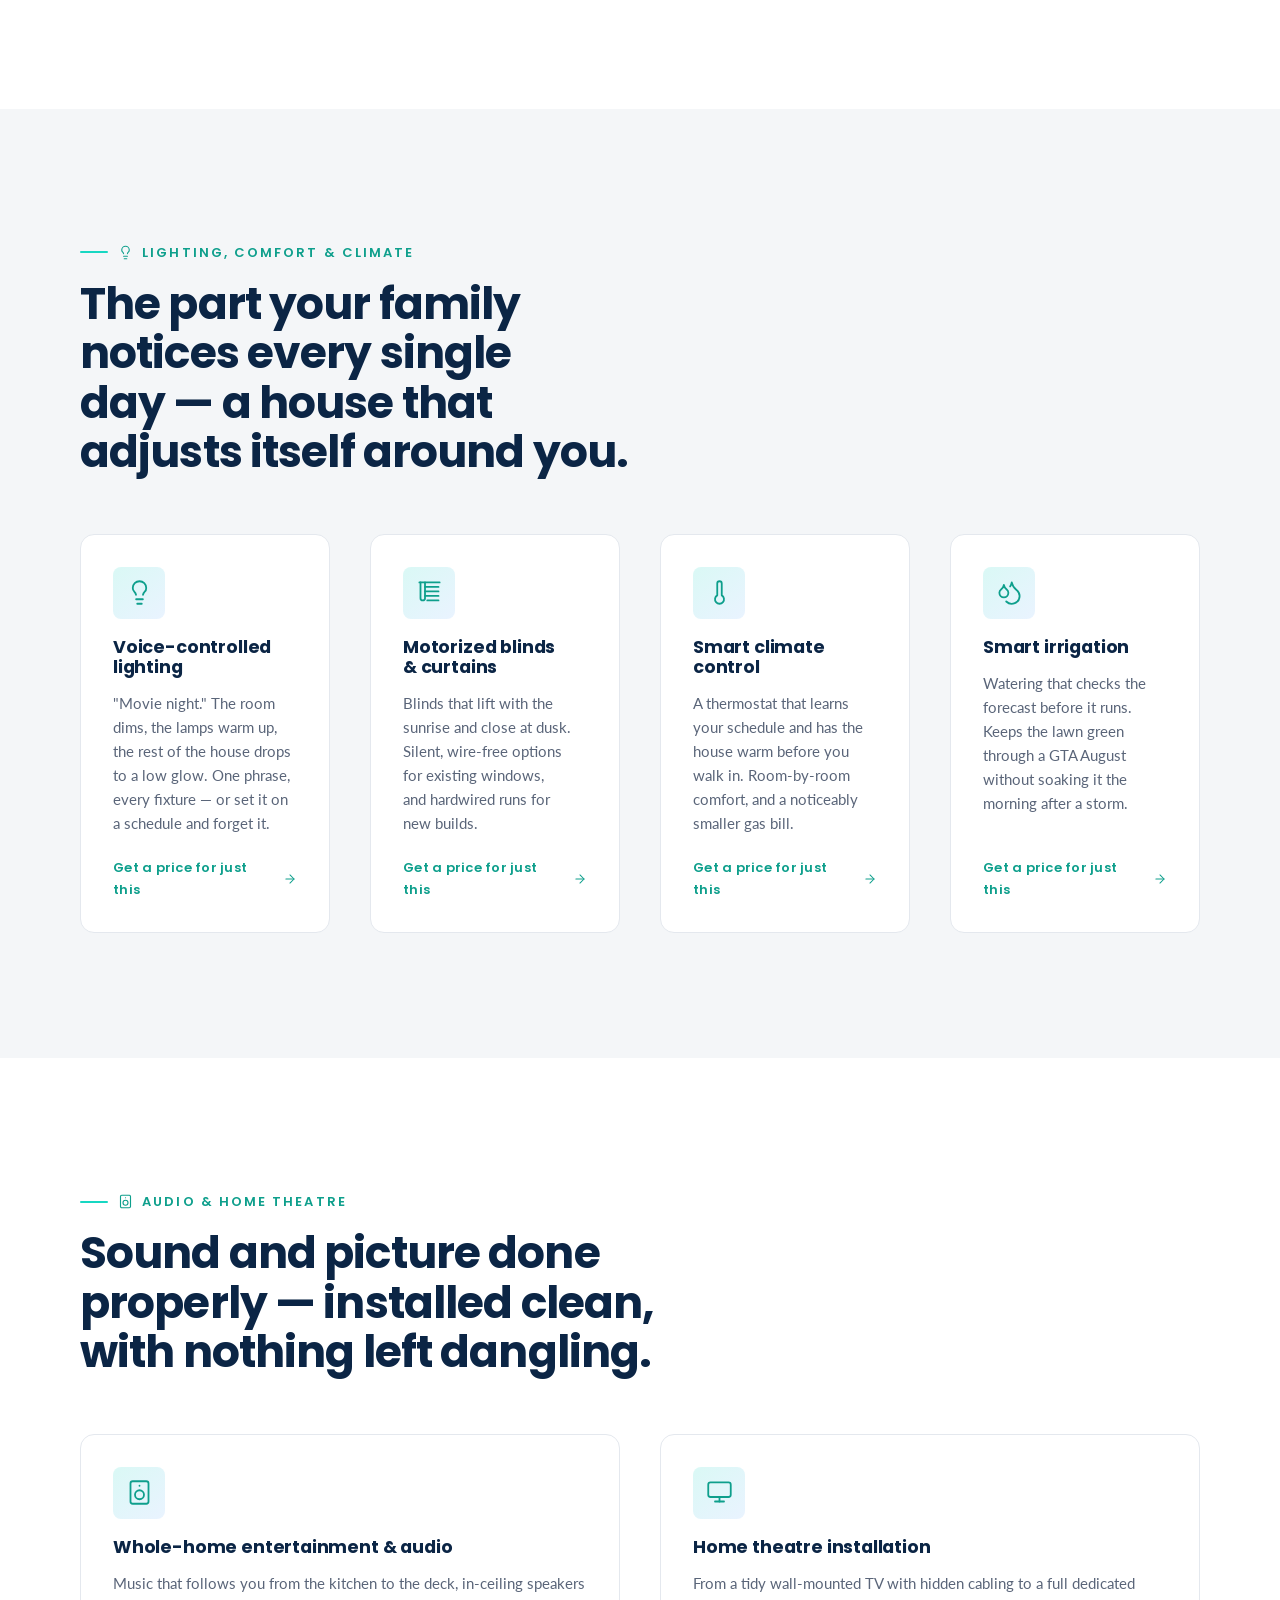
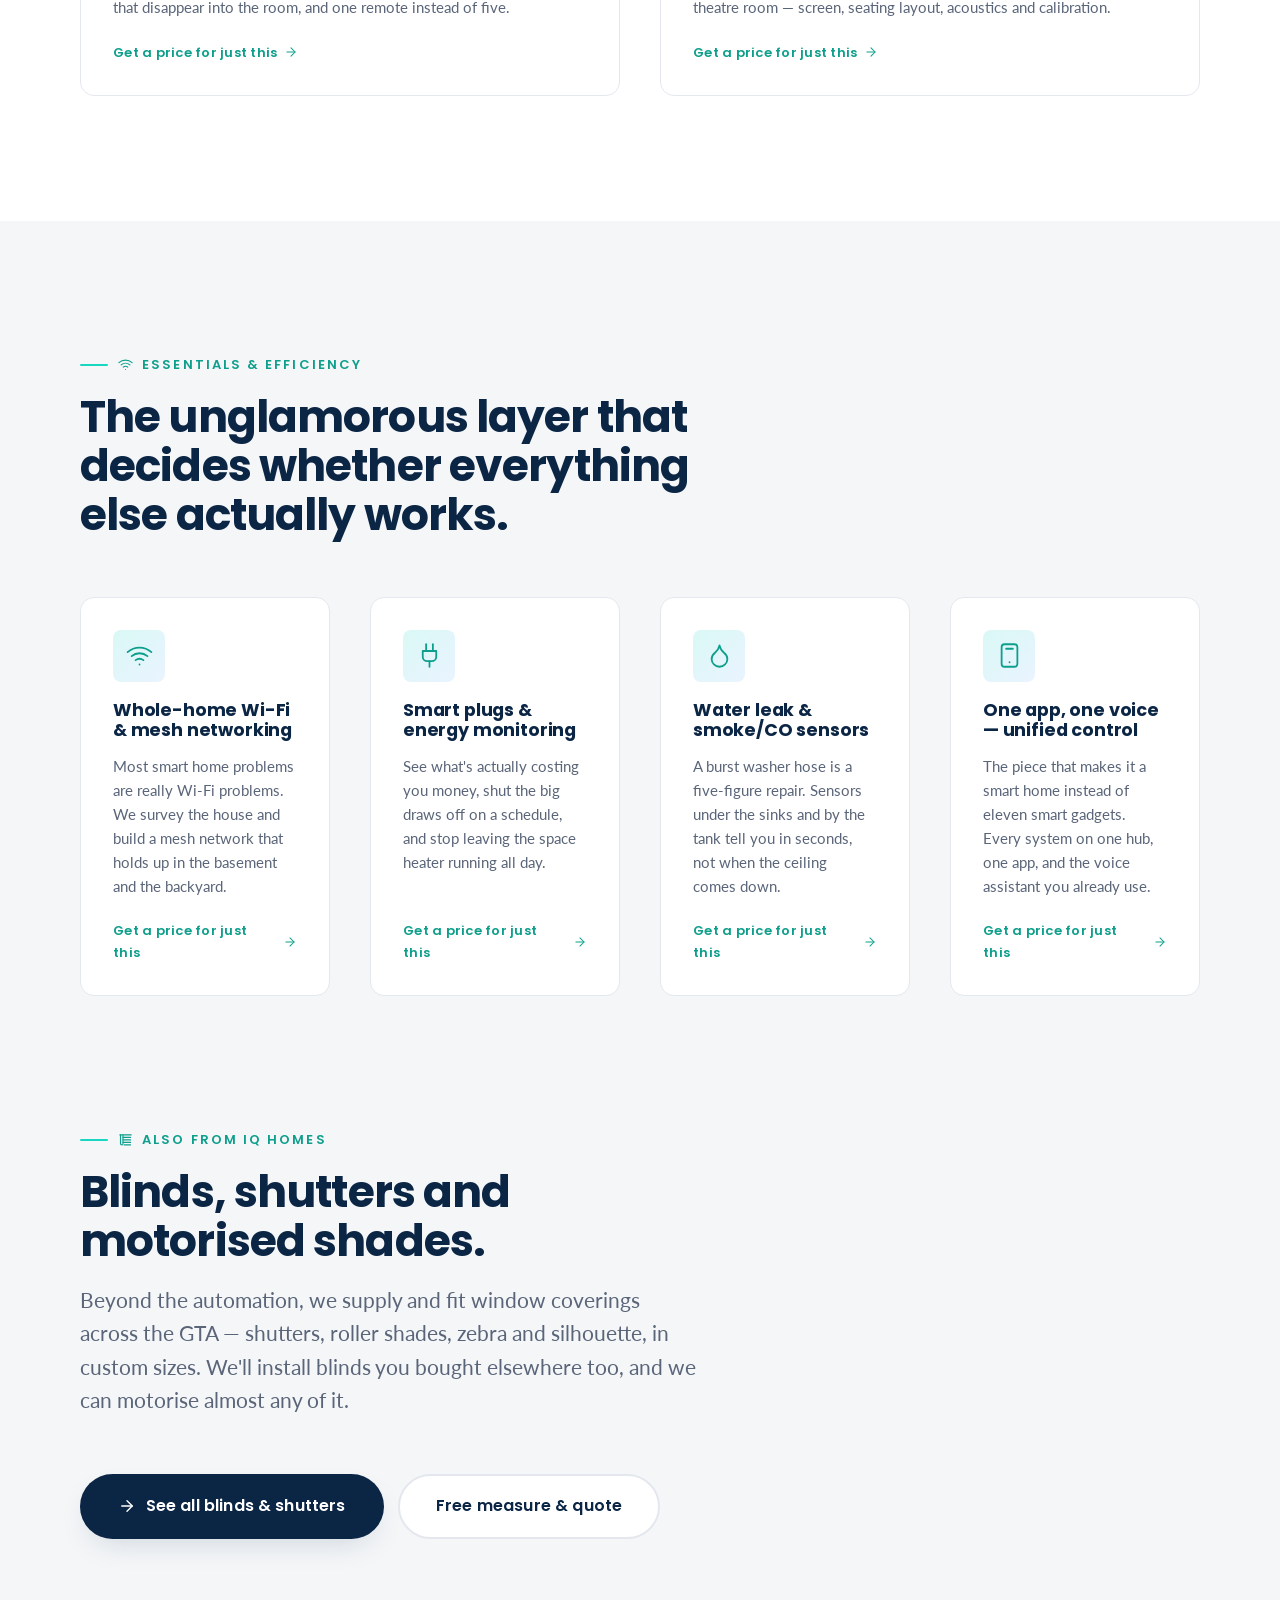
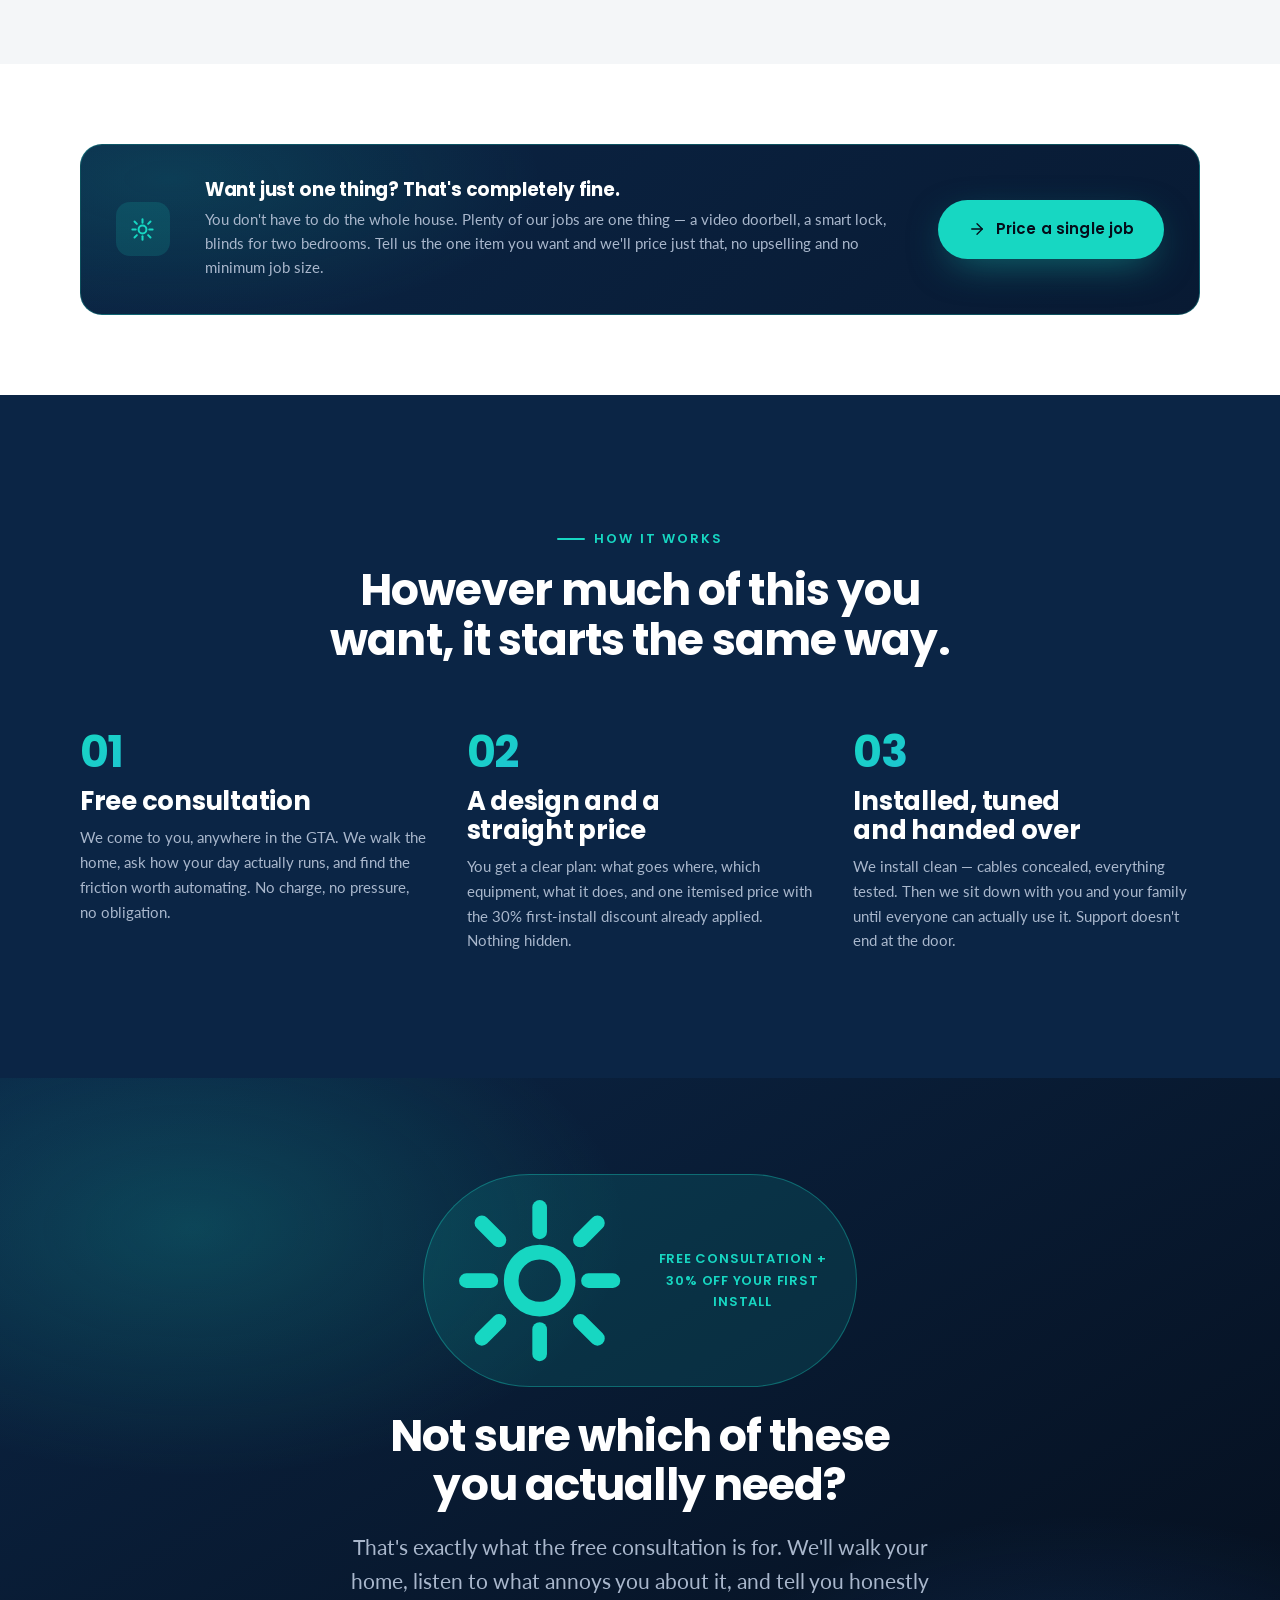
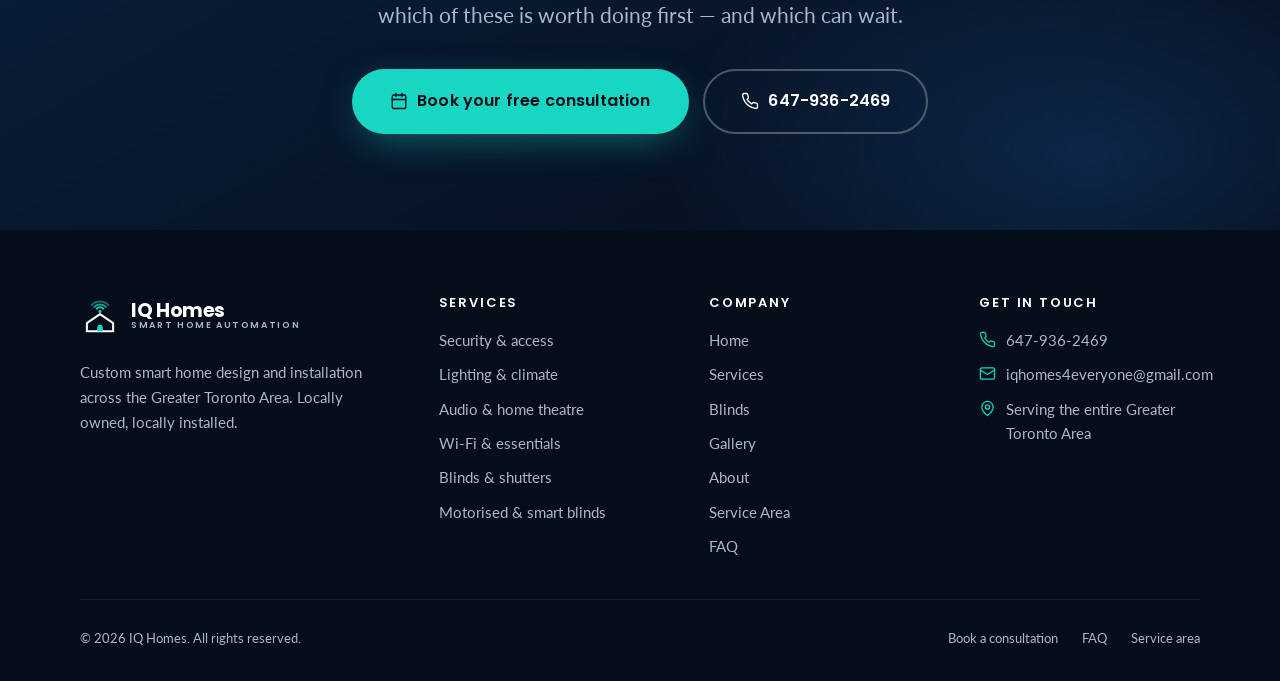
<file: services.html>
<!DOCTYPE html>
<html lang="en-CA">
<head>
  <meta charset="utf-8">
  <meta name="viewport" content="width=device-width, initial-scale=1">
  <title>Smart Home Services | Locks, Cameras, Lighting &amp; Audio | IQ Homes GTA</title>
  <meta name="description" content="Smart locks, video doorbells, security cameras, voice lighting, motorized blinds, smart climate, home theatre, mesh Wi-Fi and more — designed and installed across the Greater Toronto Area by IQ Homes.">
  <link rel="canonical" href="https://www.iqhomes.ca/services.html">

  <meta property="og:type" content="website">
  <meta property="og:site_name" content="IQ Homes">
  <meta property="og:title" content="Smart Home Services | Locks, Cameras, Lighting &amp; Audio | IQ Homes GTA">
  <meta property="og:description" content="Smart locks, video doorbells, security cameras, voice lighting, motorized blinds, smart climate, home theatre, mesh Wi-Fi and more — designed and installed across the Greater Toronto Area by IQ Homes.">
  <meta property="og:url" content="https://www.iqhomes.ca/services.html">
  <meta property="og:image" content="https://www.iqhomes.ca/assets/img/photos/hero-dusk-unlock.jpg">
  <meta property="og:locale" content="en_CA">
  <meta name="twitter:card" content="summary_large_image">
  <meta name="theme-color" content="#0B2545">

  <link rel="icon" href="assets/favicon.svg" type="image/svg+xml">
  <link rel="apple-touch-icon" href="assets/favicon.svg">

  <link rel="preconnect" href="https://fonts.googleapis.com">
  <link rel="preconnect" href="https://fonts.gstatic.com" crossorigin>
  <link href="https://fonts.googleapis.com/css2?family=Poppins:wght@500;600;700&family=Lato:wght@400;700&display=swap" rel="stylesheet">
  <link rel="stylesheet" href="assets/css/style.css">

  <script type="application/ld+json">{
  "@context": "https://schema.org",
  "@type": "HomeAndConstructionBusiness",
  "@id": "https://www.iqhomes.ca/#business",
  "name": "IQ Homes",
  "description": "Smart home automation design, sales and installation across the Greater Toronto Area.",
  "url": "https://www.iqhomes.ca",
  "telephone": "+16479362469",
  "email": "iqhomes4everyone@gmail.com",
  "founder": { "@type": "Person", "name": "Kshitij Dua" },
  "priceRange": "$$",
  "areaServed": [
    { "@type": "AdministrativeArea", "name": "Greater Toronto Area" },
    { "@type": "AdministrativeArea", "name": "Regional Municipality of Peel" },
    { "@type": "AdministrativeArea", "name": "Regional Municipality of York" },
    { "@type": "AdministrativeArea", "name": "Regional Municipality of Durham" },
    { "@type": "AdministrativeArea", "name": "Regional Municipality of Halton" },
    { "@type": "City", "name": "Toronto" },
    { "@type": "City", "name": "North York" },
    { "@type": "City", "name": "Scarborough" },
    { "@type": "City", "name": "Etobicoke" },
    { "@type": "City", "name": "East York" },
    { "@type": "City", "name": "York" },
    { "@type": "City", "name": "Mississauga" },
    { "@type": "City", "name": "Brampton" },
    { "@type": "City", "name": "Caledon" },
    { "@type": "City", "name": "Vaughan" },
    { "@type": "City", "name": "Markham" },
    { "@type": "City", "name": "Richmond Hill" },
    { "@type": "City", "name": "Newmarket" },
    { "@type": "City", "name": "Aurora" },
    { "@type": "City", "name": "King City" },
    { "@type": "City", "name": "Whitchurch-Stouffville" },
    { "@type": "City", "name": "East Gwillimbury" },
    { "@type": "City", "name": "Georgina" },
    { "@type": "City", "name": "Pickering" },
    { "@type": "City", "name": "Ajax" },
    { "@type": "City", "name": "Whitby" },
    { "@type": "City", "name": "Oshawa" },
    { "@type": "City", "name": "Clarington" },
    { "@type": "City", "name": "Uxbridge" },
    { "@type": "City", "name": "Scugog" },
    { "@type": "City", "name": "Brock" },
    { "@type": "City", "name": "Oakville" },
    { "@type": "City", "name": "Burlington" },
    { "@type": "City", "name": "Milton" },
    { "@type": "City", "name": "Halton Hills" }
  ],
  "address": {
    "@type": "PostalAddress",
    "addressRegion": "ON",
    "addressCountry": "CA"
  },
  "makesOffer": {
    "@type": "Offer",
    "name": "Free consultation + 30% off first install",
    "description": "New customers receive a free in-home smart home consultation and 30% off their first installation."
  }
}</script>
</head>
<body>
  <a class="skip-link" href="#main">Skip to content</a>

  <div class="offer-bar">
    <div class="container">
      <strong>Launch offer</strong> &nbsp;·&nbsp; Free consultation <strong>+ 30% off</strong> your first install &nbsp;·&nbsp;
      <a href="contact.html">Claim it&nbsp;&rarr;</a>
    </div>
  </div>

  <header class="site-header site-header--over-hero" data-header>
    <div class="container header-inner">
      <a class="logo" href="index.html" aria-label="IQ Homes — home">
        <svg viewBox="0 0 64 64" role="img" aria-label="IQ Homes logo" focusable="false">
  <g fill="none" stroke="currentColor" stroke-width="3.2" stroke-linecap="round" stroke-linejoin="round">
    <path d="M32 29 53 43.5V56.5H11V43.5Z"/>
  </g>
  <g fill="none" stroke="var(--logo-accent, #17D7C2)" stroke-width="3.2" stroke-linecap="round">
    <path d="M26.68 20.27a7.6 7.6 0 0 1 10.64 0" opacity=".95"/>
    <path d="M22.58 17.40a13.4 13.4 0 0 1 18.84 0" opacity=".72"/>
    <path d="M18.49 14.54a19.2 19.2 0 0 1 27.02 0" opacity=".48"/>
  </g>
  <circle cx="32" cy="24.6" r="2.5" fill="var(--logo-accent, #17D7C2)"/>
  <path d="M27.5 56.5V50.6a4.5 4.5 0 0 1 9 0v5.9Z" fill="var(--logo-accent, #17D7C2)"/>
</svg>
        <span class="logo-wordmark">
          <span class="logo-text">IQ Homes</span>
          <span class="logo-sub">Smart Home Automation</span>
        </span>
      </a>

      <button class="nav-toggle" data-nav-toggle aria-expanded="false" aria-controls="site-nav" aria-label="Menu">
        <svg class="icon-open" viewBox="0 0 24 24" fill="none" stroke="currentColor" stroke-width="1.8" stroke-linecap="round" stroke-linejoin="round" aria-hidden="true" focusable="false"><path d="M3 6h18"/><path d="M3 12h18"/><path d="M3 18h18"/></svg>
        <svg class="icon-close" viewBox="0 0 24 24" fill="none" stroke="currentColor" stroke-width="1.8" stroke-linecap="round" stroke-linejoin="round" aria-hidden="true" focusable="false"><path d="M18 6 6 18"/><path d="m6 6 12 12"/></svg>
      </button>

      <nav class="nav" id="site-nav" data-nav aria-label="Main">
        <ul class="nav-list">
            <li><a class="nav-link" href="index.html">Home</a></li>
            <li><a class="nav-link" href="services.html" aria-current="page">Services</a></li>
            <li><a class="nav-link" href="blinds.html">Blinds</a></li>
            <li><a class="nav-link" href="gallery.html">Gallery</a></li>
            <li><a class="nav-link" href="about.html">About</a></li>
            <li><a class="nav-link" href="service-area.html">Service Area</a></li>
            <li><a class="nav-link" href="faq.html">FAQ</a></li>
            </ul>
        <a class="btn btn--primary" href="contact.html">Book free consultation</a>
      </nav>
    </div>
  </header>

  <main id="main">
    <section class="page-hero">
      <div class="container">
        <nav class="breadcrumb" aria-label="Breadcrumb">
          <a href="index.html">Home</a> <span>/</span> <span>Services</span>
        </nav>
        <h1>Fourteen ways to make your home pay attention.</h1>
        <p class="lead">Every system below is designed for your specific home, installed by our own GTA team, and tied together so you control all of it from one app and one voice assistant.</p>
      </div>
    </section>

    <section class="section section--tight" style="padding-bottom:0">
      <div class="container">
        <div class="btn-row"><a class="btn btn--ghost" href="#security">Security &amp; access</a><a class="btn btn--ghost" href="#comfort">Lighting, comfort &amp; climate</a><a class="btn btn--ghost" href="#entertainment">Audio &amp; home theatre</a><a class="btn btn--ghost" href="#essentials">Essentials &amp; efficiency</a></div>
      </div>
    </section>

    <section class="section" id="security">
      <div class="container">
        <div class="section-head">
          <span class="eyebrow"><svg viewBox="0 0 24 24" fill="none" stroke="currentColor" stroke-width="1.8" stroke-linecap="round" stroke-linejoin="round" aria-hidden="true" focusable="false"><path d="M20 13c0 5-3.5 7.5-7.66 8.95a1 1 0 0 1-.67-.01C7.5 20.5 4 18 4 13V6a1 1 0 0 1 1-1c2 0 4.5-1.2 6.24-2.72a1.17 1.17 0 0 1 1.52 0C14.51 3.81 17 5 19 5a1 1 0 0 1 1 1Z"/></svg> Security &amp; access</span>
          <h2>Know who's at the door, who came in, and that everything is locked — from anywhere.</h2>
        </div>
        <div class="grid grid--4">
          <article class="card reveal" data-focus-device="lock" id="lock">
            <span class="card-icon"><svg viewBox="0 0 24 24" fill="none" stroke="currentColor" stroke-width="1.8" stroke-linecap="round" stroke-linejoin="round" aria-hidden="true" focusable="false"><rect x="3" y="11" width="18" height="11" rx="2"/><path d="M7 11V7a5 5 0 0 1 10 0v4"/></svg></span>
            <h3>Smart locks &amp; keyless entry</h3>
            <p>Unlock with your phone, a code, or your voice. Give the dog walker their own access and see exactly when it was used. No more hiding a key under the mat.</p>
            <a class="quote-link" href="contact.html?service=lock">Get a price for just this <svg viewBox="0 0 24 24" fill="none" stroke="currentColor" stroke-width="1.8" stroke-linecap="round" stroke-linejoin="round" aria-hidden="true" focusable="false"><path d="M5 12h14"/><path d="m12 5 7 7-7 7"/></svg></a>
          </article><article class="card reveal" data-focus-device="doorbell" id="doorbell">
            <span class="card-icon"><svg viewBox="0 0 24 24" fill="none" stroke="currentColor" stroke-width="1.8" stroke-linecap="round" stroke-linejoin="round" aria-hidden="true" focusable="false"><path d="M6 8a6 6 0 0 1 12 0c0 7 3 9 3 9H3s3-2 3-9"/><path d="M10.3 21a1.94 1.94 0 0 0 3.4 0"/></svg></span>
            <h3>Video doorbells</h3>
            <p>See and speak to whoever's at your door, whether you're upstairs or in another country. Every delivery and visitor recorded to your phone.</p>
            <a class="quote-link" href="contact.html?service=doorbell">Get a price for just this <svg viewBox="0 0 24 24" fill="none" stroke="currentColor" stroke-width="1.8" stroke-linecap="round" stroke-linejoin="round" aria-hidden="true" focusable="false"><path d="M5 12h14"/><path d="m12 5 7 7-7 7"/></svg></a>
          </article><article class="card reveal" data-focus-device="cameras" id="cameras">
            <span class="card-icon"><svg viewBox="0 0 24 24" fill="none" stroke="currentColor" stroke-width="1.8" stroke-linecap="round" stroke-linejoin="round" aria-hidden="true" focusable="false"><path d="M15 10.5V7a1 1 0 0 0-1-1H3a1 1 0 0 0-1 1v10a1 1 0 0 0 1 1h11a1 1 0 0 0 1-1v-3.5l6 4.5V6Z"/></svg></span>
            <h3>24/7 security cameras &amp; monitoring</h3>
            <p>Sharp day-and-night coverage of every approach to the house, with motion alerts smart enough to tell the mail carrier from a stranger.</p>
            <a class="quote-link" href="contact.html?service=cameras">Get a price for just this <svg viewBox="0 0 24 24" fill="none" stroke="currentColor" stroke-width="1.8" stroke-linecap="round" stroke-linejoin="round" aria-hidden="true" focusable="false"><path d="M5 12h14"/><path d="m12 5 7 7-7 7"/></svg></a>
          </article><article class="card reveal" data-focus-device="garage" id="garage">
            <span class="card-icon"><svg viewBox="0 0 24 24" fill="none" stroke="currentColor" stroke-width="1.8" stroke-linecap="round" stroke-linejoin="round" aria-hidden="true" focusable="false"><path d="M22 9.5V21a1 1 0 0 1-1 1H3a1 1 0 0 1-1-1V9.5a1 1 0 0 1 .55-.89l9-4.5a1 1 0 0 1 .9 0l9 4.5a1 1 0 0 1 .55.89Z"/><path d="M6 13h12"/><path d="M6 17h12"/><path d="M6 22v-9"/><path d="M18 22v-9"/></svg></span>
            <h3>Garage door control</h3>
            <p>Never drive back to check again. See its status from anywhere, close it with a tap, and have it open as you pull into the driveway.</p>
            <a class="quote-link" href="contact.html?service=garage">Get a price for just this <svg viewBox="0 0 24 24" fill="none" stroke="currentColor" stroke-width="1.8" stroke-linecap="round" stroke-linejoin="round" aria-hidden="true" focusable="false"><path d="M5 12h14"/><path d="m12 5 7 7-7 7"/></svg></a>
          </article>
        </div>
      </div>
    </section>

    <section class="section section--alt" id="comfort">
      <div class="container">
        <div class="section-head">
          <span class="eyebrow"><svg viewBox="0 0 24 24" fill="none" stroke="currentColor" stroke-width="1.8" stroke-linecap="round" stroke-linejoin="round" aria-hidden="true" focusable="false"><path d="M9 18h6"/><path d="M10 22h4"/><path d="M15.1 14c.2-1 .6-1.7 1.4-2.5A4.6 4.6 0 0 0 18 8 6 6 0 0 0 6 8c0 1 .2 2.2 1.5 3.5.8.8 1.2 1.5 1.4 2.5"/></svg> Lighting, comfort &amp; climate</span>
          <h2>The part your family notices every single day — a house that adjusts itself around you.</h2>
        </div>
        <div class="grid grid--4">
          <article class="card reveal" data-focus-device="lighting" id="lighting">
            <span class="card-icon"><svg viewBox="0 0 24 24" fill="none" stroke="currentColor" stroke-width="1.8" stroke-linecap="round" stroke-linejoin="round" aria-hidden="true" focusable="false"><path d="M9 18h6"/><path d="M10 22h4"/><path d="M15.1 14c.2-1 .6-1.7 1.4-2.5A4.6 4.6 0 0 0 18 8 6 6 0 0 0 6 8c0 1 .2 2.2 1.5 3.5.8.8 1.2 1.5 1.4 2.5"/></svg></span>
            <h3>Voice-controlled lighting</h3>
            <p>"Movie night." The room dims, the lamps warm up, the rest of the house drops to a low glow. One phrase, every fixture — or set it on a schedule and forget it.</p>
            <a class="quote-link" href="contact.html?service=lighting">Get a price for just this <svg viewBox="0 0 24 24" fill="none" stroke="currentColor" stroke-width="1.8" stroke-linecap="round" stroke-linejoin="round" aria-hidden="true" focusable="false"><path d="M5 12h14"/><path d="m12 5 7 7-7 7"/></svg></a>
          </article><article class="card reveal" data-focus-device="blinds" id="blinds">
            <span class="card-icon"><svg viewBox="0 0 24 24" fill="none" stroke="currentColor" stroke-width="1.8" stroke-linecap="round" stroke-linejoin="round" aria-hidden="true" focusable="false"><path d="M3 3h18"/><path d="M20 7H8"/><path d="M20 11H8"/><path d="M8 15h12"/><path d="M10 19h10"/><path d="M4 3v14a2 2 0 0 0 4 0V3"/></svg></span>
            <h3>Motorized blinds &amp; curtains</h3>
            <p>Blinds that lift with the sunrise and close at dusk. Silent, wire-free options for existing windows, and hardwired runs for new builds.</p>
            <a class="quote-link" href="contact.html?service=blinds">Get a price for just this <svg viewBox="0 0 24 24" fill="none" stroke="currentColor" stroke-width="1.8" stroke-linecap="round" stroke-linejoin="round" aria-hidden="true" focusable="false"><path d="M5 12h14"/><path d="m12 5 7 7-7 7"/></svg></a>
          </article><article class="card reveal" data-focus-device="climate" id="climate">
            <span class="card-icon"><svg viewBox="0 0 24 24" fill="none" stroke="currentColor" stroke-width="1.8" stroke-linecap="round" stroke-linejoin="round" aria-hidden="true" focusable="false"><path d="M14 4v10.54a4 4 0 1 1-4 0V4a2 2 0 0 1 4 0Z"/></svg></span>
            <h3>Smart climate control</h3>
            <p>A thermostat that learns your schedule and has the house warm before you walk in. Room-by-room comfort, and a noticeably smaller gas bill.</p>
            <a class="quote-link" href="contact.html?service=climate">Get a price for just this <svg viewBox="0 0 24 24" fill="none" stroke="currentColor" stroke-width="1.8" stroke-linecap="round" stroke-linejoin="round" aria-hidden="true" focusable="false"><path d="M5 12h14"/><path d="m12 5 7 7-7 7"/></svg></a>
          </article><article class="card reveal" data-focus-device="irrigation" id="irrigation">
            <span class="card-icon"><svg viewBox="0 0 24 24" fill="none" stroke="currentColor" stroke-width="1.8" stroke-linecap="round" stroke-linejoin="round" aria-hidden="true" focusable="false"><path d="M7 16.3a4 4 0 0 0 4-4c0-1.2-.6-2.3-1.7-3.2S7.3 6.8 7 5.3c-.3 1.5-1.1 2.9-2.3 3.8S3 11.1 3 12.3a4 4 0 0 0 4 4Z"/><path d="M12.6 6.6A11 11 0 0 0 14 3c.5 2.5 2 4.9 4 6.5s3 3.5 3 5.5a7 7 0 0 1-11.9 5"/></svg></span>
            <h3>Smart irrigation</h3>
            <p>Watering that checks the forecast before it runs. Keeps the lawn green through a GTA August without soaking it the morning after a storm.</p>
            <a class="quote-link" href="contact.html?service=irrigation">Get a price for just this <svg viewBox="0 0 24 24" fill="none" stroke="currentColor" stroke-width="1.8" stroke-linecap="round" stroke-linejoin="round" aria-hidden="true" focusable="false"><path d="M5 12h14"/><path d="m12 5 7 7-7 7"/></svg></a>
          </article>
        </div>
      </div>
    </section>

    <section class="section" id="entertainment">
      <div class="container">
        <div class="section-head">
          <span class="eyebrow"><svg viewBox="0 0 24 24" fill="none" stroke="currentColor" stroke-width="1.8" stroke-linecap="round" stroke-linejoin="round" aria-hidden="true" focusable="false"><rect x="4" y="2" width="16" height="20" rx="2"/><circle cx="12" cy="14" r="4"/><path d="M12 6h.01"/></svg> Audio &amp; home theatre</span>
          <h2>Sound and picture done properly — installed clean, with nothing left dangling.</h2>
        </div>
        <div class="grid grid--2">
          <article class="card reveal" data-focus-device="av" id="av">
            <span class="card-icon"><svg viewBox="0 0 24 24" fill="none" stroke="currentColor" stroke-width="1.8" stroke-linecap="round" stroke-linejoin="round" aria-hidden="true" focusable="false"><rect x="4" y="2" width="16" height="20" rx="2"/><circle cx="12" cy="14" r="4"/><path d="M12 6h.01"/></svg></span>
            <h3>Whole-home entertainment &amp; audio</h3>
            <p>Music that follows you from the kitchen to the deck, in-ceiling speakers that disappear into the room, and one remote instead of five.</p>
            <a class="quote-link" href="contact.html?service=av">Get a price for just this <svg viewBox="0 0 24 24" fill="none" stroke="currentColor" stroke-width="1.8" stroke-linecap="round" stroke-linejoin="round" aria-hidden="true" focusable="false"><path d="M5 12h14"/><path d="m12 5 7 7-7 7"/></svg></a>
          </article><article class="card reveal" data-focus-device="theatre" id="theatre">
            <span class="card-icon"><svg viewBox="0 0 24 24" fill="none" stroke="currentColor" stroke-width="1.8" stroke-linecap="round" stroke-linejoin="round" aria-hidden="true" focusable="false"><rect x="2" y="3" width="20" height="13" rx="2"/><path d="M12 16v4"/><path d="M8 20h8"/></svg></span>
            <h3>Home theatre installation</h3>
            <p>From a tidy wall-mounted TV with hidden cabling to a full dedicated theatre room — screen, seating layout, acoustics and calibration.</p>
            <a class="quote-link" href="contact.html?service=theatre">Get a price for just this <svg viewBox="0 0 24 24" fill="none" stroke="currentColor" stroke-width="1.8" stroke-linecap="round" stroke-linejoin="round" aria-hidden="true" focusable="false"><path d="M5 12h14"/><path d="m12 5 7 7-7 7"/></svg></a>
          </article>
        </div>
      </div>
    </section>

    <section class="section section--alt" id="essentials">
      <div class="container">
        <div class="section-head">
          <span class="eyebrow"><svg viewBox="0 0 24 24" fill="none" stroke="currentColor" stroke-width="1.8" stroke-linecap="round" stroke-linejoin="round" aria-hidden="true" focusable="false"><path d="M5 12.55a11 11 0 0 1 14.08 0"/><path d="M1.42 9a16 16 0 0 1 21.16 0"/><path d="M8.53 16.11a6 6 0 0 1 6.95 0"/><path d="M12 20h.01"/></svg> Essentials &amp; efficiency</span>
          <h2>The unglamorous layer that decides whether everything else actually works.</h2>
        </div>
        <div class="grid grid--4">
          <article class="card reveal" data-focus-device="wifi" id="wifi">
            <span class="card-icon"><svg viewBox="0 0 24 24" fill="none" stroke="currentColor" stroke-width="1.8" stroke-linecap="round" stroke-linejoin="round" aria-hidden="true" focusable="false"><path d="M5 12.55a11 11 0 0 1 14.08 0"/><path d="M1.42 9a16 16 0 0 1 21.16 0"/><path d="M8.53 16.11a6 6 0 0 1 6.95 0"/><path d="M12 20h.01"/></svg></span>
            <h3>Whole-home Wi-Fi &amp; mesh networking</h3>
            <p>Most smart home problems are really Wi-Fi problems. We survey the house and build a mesh network that holds up in the basement and the backyard.</p>
            <a class="quote-link" href="contact.html?service=wifi">Get a price for just this <svg viewBox="0 0 24 24" fill="none" stroke="currentColor" stroke-width="1.8" stroke-linecap="round" stroke-linejoin="round" aria-hidden="true" focusable="false"><path d="M5 12h14"/><path d="m12 5 7 7-7 7"/></svg></a>
          </article><article class="card reveal" data-focus-device="energy" id="energy">
            <span class="card-icon"><svg viewBox="0 0 24 24" fill="none" stroke="currentColor" stroke-width="1.8" stroke-linecap="round" stroke-linejoin="round" aria-hidden="true" focusable="false"><path d="M12 22v-5"/><path d="M9 8V2"/><path d="M15 8V2"/><path d="M18 8v5a4 4 0 0 1-4 4h-4a4 4 0 0 1-4-4V8Z"/></svg></span>
            <h3>Smart plugs &amp; energy monitoring</h3>
            <p>See what's actually costing you money, shut the big draws off on a schedule, and stop leaving the space heater running all day.</p>
            <a class="quote-link" href="contact.html?service=energy">Get a price for just this <svg viewBox="0 0 24 24" fill="none" stroke="currentColor" stroke-width="1.8" stroke-linecap="round" stroke-linejoin="round" aria-hidden="true" focusable="false"><path d="M5 12h14"/><path d="m12 5 7 7-7 7"/></svg></a>
          </article><article class="card reveal" data-focus-device="sensors" id="sensors">
            <span class="card-icon"><svg viewBox="0 0 24 24" fill="none" stroke="currentColor" stroke-width="1.8" stroke-linecap="round" stroke-linejoin="round" aria-hidden="true" focusable="false"><path d="M12 22a7 7 0 0 0 7-7c0-2-1-3.9-3-5.5s-3.5-4-4-6.5c-.5 2.5-2 4.9-4 6.5C6 11.1 5 13 5 15a7 7 0 0 0 7 7Z"/></svg></span>
            <h3>Water leak &amp; smoke/CO sensors</h3>
            <p>A burst washer hose is a five-figure repair. Sensors under the sinks and by the tank tell you in seconds, not when the ceiling comes down.</p>
            <a class="quote-link" href="contact.html?service=sensors">Get a price for just this <svg viewBox="0 0 24 24" fill="none" stroke="currentColor" stroke-width="1.8" stroke-linecap="round" stroke-linejoin="round" aria-hidden="true" focusable="false"><path d="M5 12h14"/><path d="m12 5 7 7-7 7"/></svg></a>
          </article><article class="card reveal" data-focus-device="hub" id="hub">
            <span class="card-icon"><svg viewBox="0 0 24 24" fill="none" stroke="currentColor" stroke-width="1.8" stroke-linecap="round" stroke-linejoin="round" aria-hidden="true" focusable="false"><rect x="5" y="2" width="14" height="20" rx="2.5"/><path d="M12 18h.01"/><path d="M9 6h6"/></svg></span>
            <h3>One app, one voice — unified control</h3>
            <p>The piece that makes it a smart home instead of eleven smart gadgets. Every system on one hub, one app, and the voice assistant you already use.</p>
            <a class="quote-link" href="contact.html?service=hub">Get a price for just this <svg viewBox="0 0 24 24" fill="none" stroke="currentColor" stroke-width="1.8" stroke-linecap="round" stroke-linejoin="round" aria-hidden="true" focusable="false"><path d="M5 12h14"/><path d="m12 5 7 7-7 7"/></svg></a>
          </article>
        </div>
      </div>
    </section>

    <section class="section section--alt" style="padding-top:0">
      <div class="container">
        <div class="section-head">
          <span class="eyebrow"><svg viewBox="0 0 24 24" fill="none" stroke="currentColor" stroke-width="1.8" stroke-linecap="round" stroke-linejoin="round" aria-hidden="true" focusable="false"><path d="M3 3h18"/><path d="M20 7H8"/><path d="M20 11H8"/><path d="M8 15h12"/><path d="M10 19h10"/><path d="M4 3v14a2 2 0 0 0 4 0V3"/></svg> Also from IQ Homes</span>
          <h2>Blinds, shutters and motorised shades.</h2>
          <p class="lead">Beyond the automation, we supply and fit window coverings across the GTA — shutters, roller shades, zebra and silhouette, in custom sizes. We'll install blinds you bought elsewhere too, and we can motorise almost any of it.</p>
        </div>
        <div class="btn-row">
          <a class="btn btn--dark btn--lg" href="blinds.html"><svg viewBox="0 0 24 24" fill="none" stroke="currentColor" stroke-width="1.8" stroke-linecap="round" stroke-linejoin="round" aria-hidden="true" focusable="false"><path d="M5 12h14"/><path d="m12 5 7 7-7 7"/></svg> See all blinds &amp; shutters</a>
          <a class="btn btn--ghost btn--lg" href="contact.html?service=blinds-measure">Free measure &amp; quote</a>
        </div>
      </div>
    </section>

    <section class="section section--tight">
      <div class="container">
        <div class="single-jobs reveal">
          <span class="single-jobs-icon"><svg viewBox="0 0 24 24" fill="none" stroke="currentColor" stroke-width="1.8" stroke-linecap="round" stroke-linejoin="round" aria-hidden="true" focusable="false"><path d="M12 3v3"/><path d="M12 18v3"/><path d="M4.9 4.9 7 7"/><path d="m17 17 2.1 2.1"/><path d="M3 12h3"/><path d="M18 12h3"/><path d="M4.9 19.1 7 17"/><path d="m17 7 2.1-2.1"/><circle cx="12" cy="12" r="3.5"/></svg></span>
          <div class="single-jobs-body">
            <h3>Want just one thing? That's completely fine.</h3>
            <p>You don't have to do the whole house. Plenty of our jobs are one thing — a video doorbell, a smart lock, blinds for two bedrooms. Tell us the one item you want and we'll price just that, no upselling and no minimum job size.</p>
          </div>
          <a class="btn btn--primary" href="contact.html"><svg viewBox="0 0 24 24" fill="none" stroke="currentColor" stroke-width="1.8" stroke-linecap="round" stroke-linejoin="round" aria-hidden="true" focusable="false"><path d="M5 12h14"/><path d="m12 5 7 7-7 7"/></svg> Price a single job</a>
        </div>
      </div>
    </section>

    <section class="section on-dark">
      <div class="container">
        <div class="section-head section-head--center">
          <span class="eyebrow">How it works</span>
          <h2>However much of this you want, it starts the same way.</h2>
        </div>
        <div class="grid grid--3">
          <div class="step reveal" data-delay="1">
            <span class="step-num">01</span>
            <h3>Free consultation</h3>
            <p>We come to you, anywhere in the GTA. We walk the home, ask how your day actually runs, and find the friction worth automating. No charge, no pressure, no obligation.</p>
          </div>
          <div class="step reveal" data-delay="2">
            <span class="step-num">02</span>
            <h3>A design and a straight price</h3>
            <p>You get a clear plan: what goes where, which equipment, what it does, and one itemised price with the 30% first-install discount already applied. Nothing hidden.</p>
          </div>
          <div class="step reveal" data-delay="3">
            <span class="step-num">03</span>
            <h3>Installed, tuned and handed over</h3>
            <p>We install clean — cables concealed, everything tested. Then we sit down with you and your family until everyone can actually use it. Support doesn't end at the door.</p>
          </div>
          
        </div>
      </div>
    </section>

  <section class="cta-band">
    <div class="container">
      <span class="cta-offer"><svg viewBox="0 0 24 24" fill="none" stroke="currentColor" stroke-width="1.8" stroke-linecap="round" stroke-linejoin="round" aria-hidden="true" focusable="false"><path d="M12 3v3"/><path d="M12 18v3"/><path d="M4.9 4.9 7 7"/><path d="m17 17 2.1 2.1"/><path d="M3 12h3"/><path d="M18 12h3"/><path d="M4.9 19.1 7 17"/><path d="m17 7 2.1-2.1"/><circle cx="12" cy="12" r="3.5"/></svg> Free consultation + 30% off your first install</span>
      <h2>Not sure which of these you actually need?</h2>
      <p>That's exactly what the free consultation is for. We'll walk your home, listen to what annoys you about it, and tell you honestly which of these is worth doing first — and which can wait.</p>
      <div class="btn-row">
        <a class="btn btn--primary btn--lg" href="contact.html"><svg viewBox="0 0 24 24" fill="none" stroke="currentColor" stroke-width="1.8" stroke-linecap="round" stroke-linejoin="round" aria-hidden="true" focusable="false"><rect x="3" y="4" width="18" height="18" rx="2"/><path d="M16 2v4"/><path d="M8 2v4"/><path d="M3 10h18"/></svg> Book your free consultation</a>
        <a class="btn btn--ghost-light btn--lg" href="tel:+16479362469"><svg viewBox="0 0 24 24" fill="none" stroke="currentColor" stroke-width="1.8" stroke-linecap="round" stroke-linejoin="round" aria-hidden="true" focusable="false"><path d="M22 16.92v3a2 2 0 0 1-2.18 2 19.8 19.8 0 0 1-8.63-3.07 19.5 19.5 0 0 1-6-6A19.8 19.8 0 0 1 2.12 4.18 2 2 0 0 1 4.11 2h3a2 2 0 0 1 2 1.72c.13.96.36 1.9.7 2.81a2 2 0 0 1-.45 2.11L8.1 9.9a16 16 0 0 0 6 6l1.26-1.26a2 2 0 0 1 2.11-.45c.9.34 1.85.57 2.81.7A2 2 0 0 1 22 16.92Z"/></svg> 647-936-2469</a>
      </div>
    </div>
  </section>
  </main>

  <footer class="site-footer">
    <div class="container">
      <div class="footer-grid">
        <div class="footer-about">
          <a class="logo" href="index.html" aria-label="IQ Homes — home">
        <svg viewBox="0 0 64 64" role="img" aria-label="IQ Homes logo" focusable="false">
  <g fill="none" stroke="currentColor" stroke-width="3.2" stroke-linecap="round" stroke-linejoin="round">
    <path d="M32 29 53 43.5V56.5H11V43.5Z"/>
  </g>
  <g fill="none" stroke="var(--logo-accent, #17D7C2)" stroke-width="3.2" stroke-linecap="round">
    <path d="M26.68 20.27a7.6 7.6 0 0 1 10.64 0" opacity=".95"/>
    <path d="M22.58 17.40a13.4 13.4 0 0 1 18.84 0" opacity=".72"/>
    <path d="M18.49 14.54a19.2 19.2 0 0 1 27.02 0" opacity=".48"/>
  </g>
  <circle cx="32" cy="24.6" r="2.5" fill="var(--logo-accent, #17D7C2)"/>
  <path d="M27.5 56.5V50.6a4.5 4.5 0 0 1 9 0v5.9Z" fill="var(--logo-accent, #17D7C2)"/>
</svg>
        <span class="logo-wordmark">
          <span class="logo-text">IQ Homes</span>
          <span class="logo-sub">Smart Home Automation</span>
        </span>
      </a>
          <p>Custom smart home design and installation across the Greater Toronto Area. Locally owned, locally installed.</p>
        </div>

        <div class="footer-col">
          <h4>Services</h4>
          <ul><li><a href="services.html#security">Security & access</a></li><li><a href="services.html#comfort">Lighting & climate</a></li><li><a href="services.html#entertainment">Audio & home theatre</a></li><li><a href="services.html#essentials">Wi-Fi & essentials</a></li><li><a href="blinds.html">Blinds &amp; shutters</a></li><li><a href="blinds.html#motorised">Motorised &amp; smart blinds</a></li></ul>
        </div>

        <div class="footer-col">
          <h4>Company</h4>
          <ul><li><a href="index.html">Home</a></li><li><a href="services.html">Services</a></li><li><a href="blinds.html">Blinds</a></li><li><a href="gallery.html">Gallery</a></li><li><a href="about.html">About</a></li><li><a href="service-area.html">Service Area</a></li><li><a href="faq.html">FAQ</a></li></ul>
        </div>

        <div class="footer-col">
          <h4>Get in touch</h4>
          <ul class="footer-contact">
            <li><svg viewBox="0 0 24 24" fill="none" stroke="currentColor" stroke-width="1.8" stroke-linecap="round" stroke-linejoin="round" aria-hidden="true" focusable="false"><path d="M22 16.92v3a2 2 0 0 1-2.18 2 19.8 19.8 0 0 1-8.63-3.07 19.5 19.5 0 0 1-6-6A19.8 19.8 0 0 1 2.12 4.18 2 2 0 0 1 4.11 2h3a2 2 0 0 1 2 1.72c.13.96.36 1.9.7 2.81a2 2 0 0 1-.45 2.11L8.1 9.9a16 16 0 0 0 6 6l1.26-1.26a2 2 0 0 1 2.11-.45c.9.34 1.85.57 2.81.7A2 2 0 0 1 22 16.92Z"/></svg><a href="tel:+16479362469">647-936-2469</a></li>
            <li><svg viewBox="0 0 24 24" fill="none" stroke="currentColor" stroke-width="1.8" stroke-linecap="round" stroke-linejoin="round" aria-hidden="true" focusable="false"><rect x="2" y="4" width="20" height="16" rx="2"/><path d="m22 7-8.97 5.7a1.94 1.94 0 0 1-2.06 0L2 7"/></svg><a href="mailto:iqhomes4everyone@gmail.com">iqhomes4everyone@gmail.com</a></li>
            <li><svg viewBox="0 0 24 24" fill="none" stroke="currentColor" stroke-width="1.8" stroke-linecap="round" stroke-linejoin="round" aria-hidden="true" focusable="false"><path d="M20 10c0 6-8 12-8 12s-8-6-8-12a8 8 0 0 1 16 0Z"/><circle cx="12" cy="10" r="3"/></svg><span>Serving the entire Greater<br>Toronto Area</span></li>
          </ul>
        </div>
      </div>

      <div class="footer-bottom">
        <p>&copy; <span data-year>2026</span> IQ Homes. All rights reserved.</p>
        <nav aria-label="Footer">
          <a href="contact.html">Book a consultation</a>
          <a href="faq.html">FAQ</a>
          <a href="service-area.html">Service area</a>
        </nav>
      </div>
    </div>
  </footer>

  <script type="importmap">
  { "imports": { "three": "./assets/js/vendor/three.module.js" } }
  </script>
  <script type="module" src="assets/js/main.js"></script>
</body>
</html>
</file>
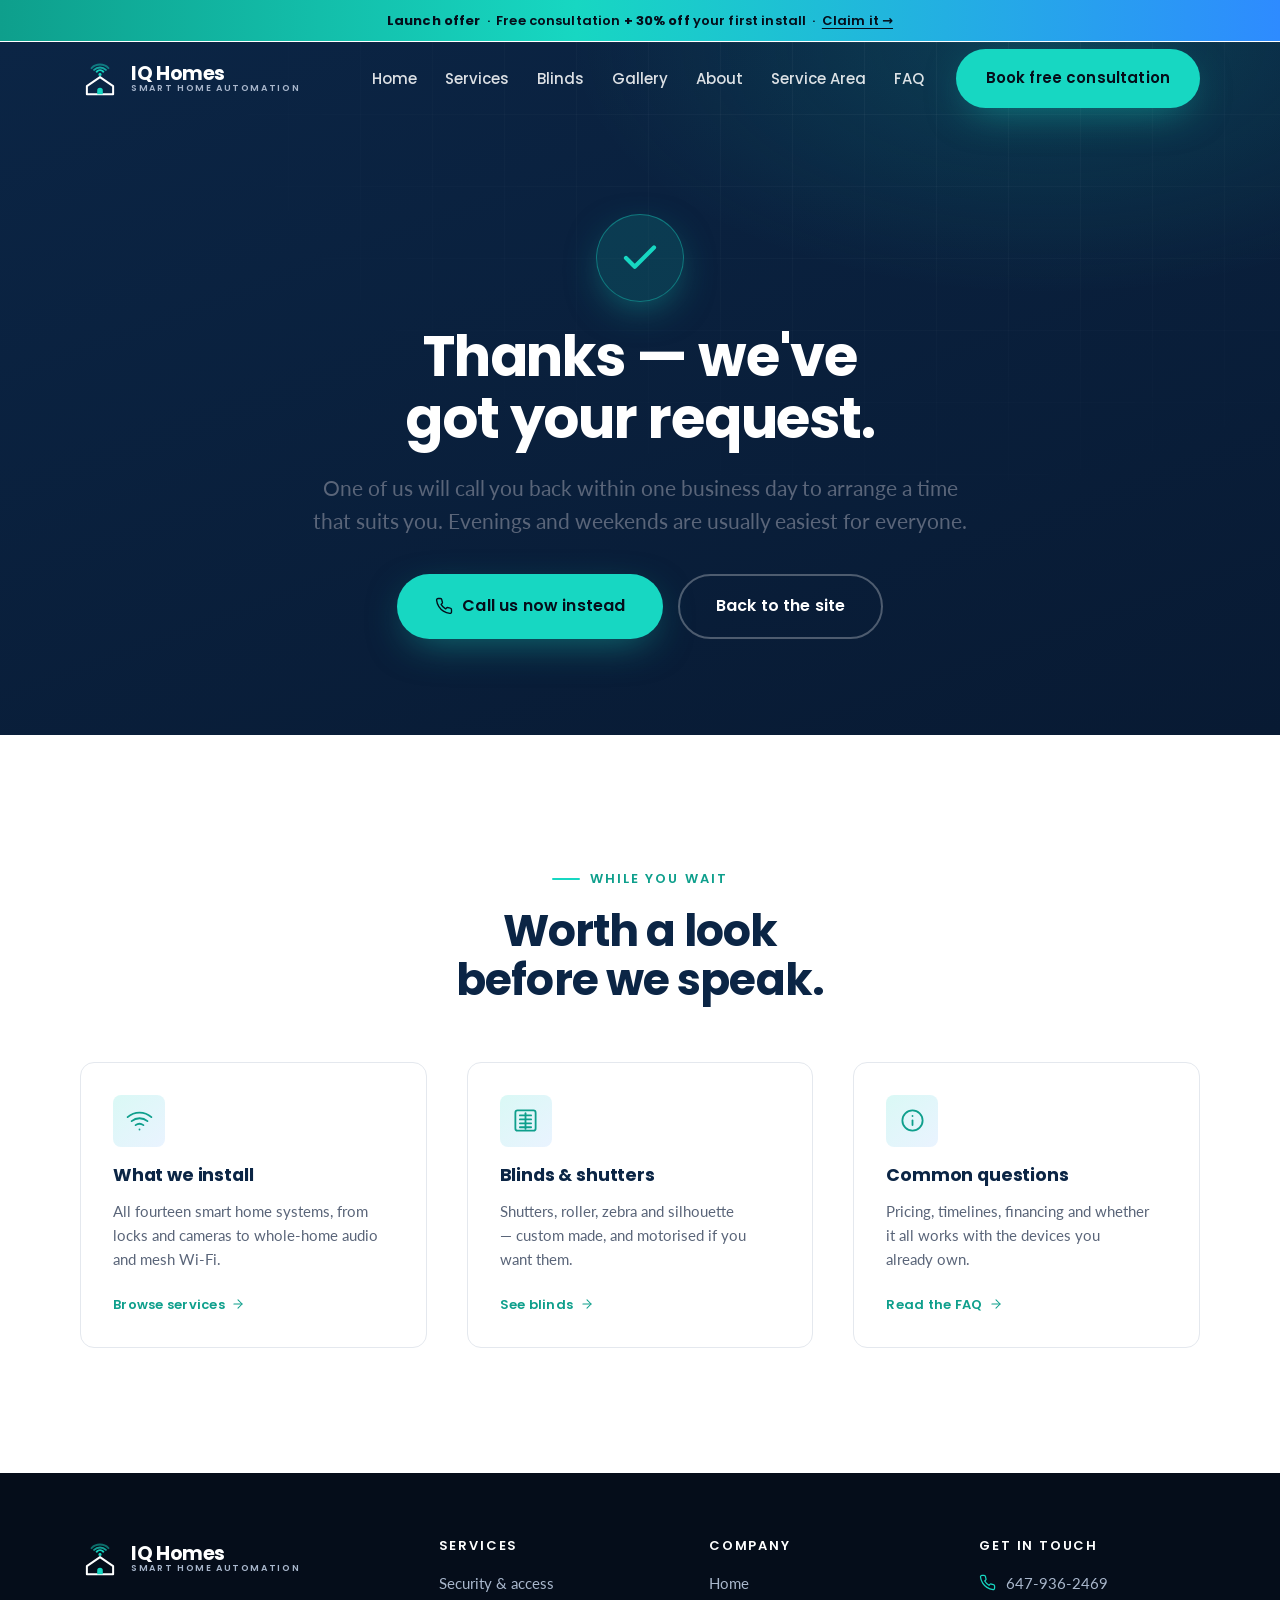
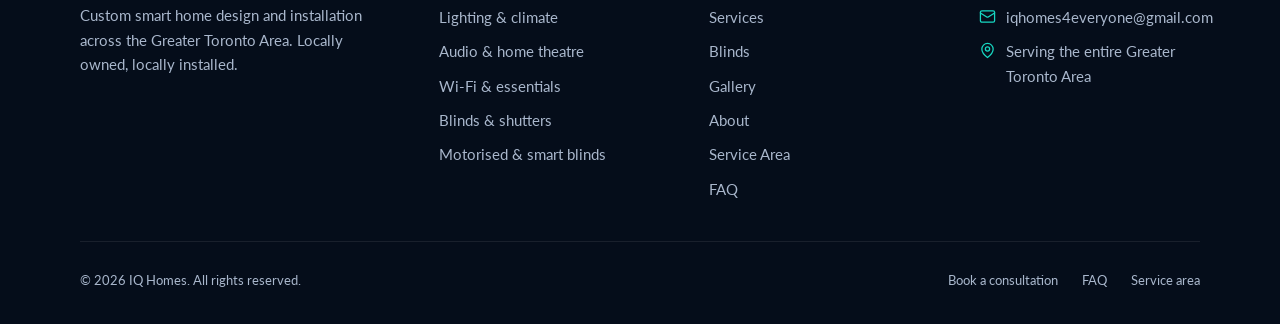
<file: thank-you.html>
<!DOCTYPE html>
<html lang="en-CA">
<head>
  <meta charset="utf-8">
  <meta name="viewport" content="width=device-width, initial-scale=1">
  <title>Thanks — we'll be in touch | IQ Homes</title>
  <meta name="description" content="Your consultation request has been received. IQ Homes will call you back within one business day.">
  <link rel="canonical" href="https://www.iqhomes.ca/thank-you.html">

  <meta property="og:type" content="website">
  <meta property="og:site_name" content="IQ Homes">
  <meta property="og:title" content="Thanks — we'll be in touch | IQ Homes">
  <meta property="og:description" content="Your consultation request has been received. IQ Homes will call you back within one business day.">
  <meta property="og:url" content="https://www.iqhomes.ca/thank-you.html">
  <meta property="og:image" content="https://www.iqhomes.ca/assets/img/photos/hero-dusk-unlock.jpg">
  <meta property="og:locale" content="en_CA">
  <meta name="twitter:card" content="summary_large_image">
  <meta name="theme-color" content="#0B2545">

  <link rel="icon" href="assets/favicon.svg" type="image/svg+xml">
  <link rel="apple-touch-icon" href="assets/favicon.svg">

  <link rel="preconnect" href="https://fonts.googleapis.com">
  <link rel="preconnect" href="https://fonts.gstatic.com" crossorigin>
  <link href="https://fonts.googleapis.com/css2?family=Poppins:wght@500;600;700&family=Lato:wght@400;700&display=swap" rel="stylesheet">
  <link rel="stylesheet" href="assets/css/style.css">

  <meta name="robots" content="noindex, follow">
  <script type="application/ld+json">{
  "@context": "https://schema.org",
  "@type": "HomeAndConstructionBusiness",
  "@id": "https://www.iqhomes.ca/#business",
  "name": "IQ Homes",
  "description": "Smart home automation design, sales and installation across the Greater Toronto Area.",
  "url": "https://www.iqhomes.ca",
  "telephone": "+16479362469",
  "email": "iqhomes4everyone@gmail.com",
  "founder": { "@type": "Person", "name": "Kshitij Dua" },
  "priceRange": "$$",
  "areaServed": [
    { "@type": "AdministrativeArea", "name": "Greater Toronto Area" },
    { "@type": "AdministrativeArea", "name": "Regional Municipality of Peel" },
    { "@type": "AdministrativeArea", "name": "Regional Municipality of York" },
    { "@type": "AdministrativeArea", "name": "Regional Municipality of Durham" },
    { "@type": "AdministrativeArea", "name": "Regional Municipality of Halton" },
    { "@type": "City", "name": "Toronto" },
    { "@type": "City", "name": "North York" },
    { "@type": "City", "name": "Scarborough" },
    { "@type": "City", "name": "Etobicoke" },
    { "@type": "City", "name": "East York" },
    { "@type": "City", "name": "York" },
    { "@type": "City", "name": "Mississauga" },
    { "@type": "City", "name": "Brampton" },
    { "@type": "City", "name": "Caledon" },
    { "@type": "City", "name": "Vaughan" },
    { "@type": "City", "name": "Markham" },
    { "@type": "City", "name": "Richmond Hill" },
    { "@type": "City", "name": "Newmarket" },
    { "@type": "City", "name": "Aurora" },
    { "@type": "City", "name": "King City" },
    { "@type": "City", "name": "Whitchurch-Stouffville" },
    { "@type": "City", "name": "East Gwillimbury" },
    { "@type": "City", "name": "Georgina" },
    { "@type": "City", "name": "Pickering" },
    { "@type": "City", "name": "Ajax" },
    { "@type": "City", "name": "Whitby" },
    { "@type": "City", "name": "Oshawa" },
    { "@type": "City", "name": "Clarington" },
    { "@type": "City", "name": "Uxbridge" },
    { "@type": "City", "name": "Scugog" },
    { "@type": "City", "name": "Brock" },
    { "@type": "City", "name": "Oakville" },
    { "@type": "City", "name": "Burlington" },
    { "@type": "City", "name": "Milton" },
    { "@type": "City", "name": "Halton Hills" }
  ],
  "address": {
    "@type": "PostalAddress",
    "addressRegion": "ON",
    "addressCountry": "CA"
  },
  "makesOffer": {
    "@type": "Offer",
    "name": "Free consultation + 30% off first install",
    "description": "New customers receive a free in-home smart home consultation and 30% off their first installation."
  }
}</script>
</head>
<body>
  <a class="skip-link" href="#main">Skip to content</a>

  <div class="offer-bar">
    <div class="container">
      <strong>Launch offer</strong> &nbsp;·&nbsp; Free consultation <strong>+ 30% off</strong> your first install &nbsp;·&nbsp;
      <a href="contact.html">Claim it&nbsp;&rarr;</a>
    </div>
  </div>

  <header class="site-header site-header--over-hero" data-header>
    <div class="container header-inner">
      <a class="logo" href="index.html" aria-label="IQ Homes — home">
        <svg viewBox="0 0 64 64" role="img" aria-label="IQ Homes logo" focusable="false">
  <g fill="none" stroke="currentColor" stroke-width="3.2" stroke-linecap="round" stroke-linejoin="round">
    <path d="M32 29 53 43.5V56.5H11V43.5Z"/>
  </g>
  <g fill="none" stroke="var(--logo-accent, #17D7C2)" stroke-width="3.2" stroke-linecap="round">
    <path d="M26.68 20.27a7.6 7.6 0 0 1 10.64 0" opacity=".95"/>
    <path d="M22.58 17.40a13.4 13.4 0 0 1 18.84 0" opacity=".72"/>
    <path d="M18.49 14.54a19.2 19.2 0 0 1 27.02 0" opacity=".48"/>
  </g>
  <circle cx="32" cy="24.6" r="2.5" fill="var(--logo-accent, #17D7C2)"/>
  <path d="M27.5 56.5V50.6a4.5 4.5 0 0 1 9 0v5.9Z" fill="var(--logo-accent, #17D7C2)"/>
</svg>
        <span class="logo-wordmark">
          <span class="logo-text">IQ Homes</span>
          <span class="logo-sub">Smart Home Automation</span>
        </span>
      </a>

      <button class="nav-toggle" data-nav-toggle aria-expanded="false" aria-controls="site-nav" aria-label="Menu">
        <svg class="icon-open" viewBox="0 0 24 24" fill="none" stroke="currentColor" stroke-width="1.8" stroke-linecap="round" stroke-linejoin="round" aria-hidden="true" focusable="false"><path d="M3 6h18"/><path d="M3 12h18"/><path d="M3 18h18"/></svg>
        <svg class="icon-close" viewBox="0 0 24 24" fill="none" stroke="currentColor" stroke-width="1.8" stroke-linecap="round" stroke-linejoin="round" aria-hidden="true" focusable="false"><path d="M18 6 6 18"/><path d="m6 6 12 12"/></svg>
      </button>

      <nav class="nav" id="site-nav" data-nav aria-label="Main">
        <ul class="nav-list">
            <li><a class="nav-link" href="index.html">Home</a></li>
            <li><a class="nav-link" href="services.html">Services</a></li>
            <li><a class="nav-link" href="blinds.html">Blinds</a></li>
            <li><a class="nav-link" href="gallery.html">Gallery</a></li>
            <li><a class="nav-link" href="about.html">About</a></li>
            <li><a class="nav-link" href="service-area.html">Service Area</a></li>
            <li><a class="nav-link" href="faq.html">FAQ</a></li>
            </ul>
        <a class="btn btn--primary" href="contact.html">Book free consultation</a>
      </nav>
    </div>
  </header>

  <main id="main">
    <section class="page-hero" style="padding-bottom:clamp(4rem,3rem+5vw,7rem)">
      <div class="container container--narrow text-center">
        <span class="tick-big"><svg viewBox="0 0 24 24" fill="none" stroke="currentColor" stroke-width="1.8" stroke-linecap="round" stroke-linejoin="round" aria-hidden="true" focusable="false"><path d="M20 6 9 17l-5-5"/></svg></span>
        <h1 style="margin-top:1.5rem">Thanks — we've got your request.</h1>
        <p class="lead" style="margin-inline:auto">
          One of us will call you back within one business day to arrange a time that suits you.
          Evenings and weekends are usually easiest for everyone.
        </p>
        <div class="btn-row mt-3" style="justify-content:center">
          <a class="btn btn--primary btn--lg" href="tel:+16479362469"><svg viewBox="0 0 24 24" fill="none" stroke="currentColor" stroke-width="1.8" stroke-linecap="round" stroke-linejoin="round" aria-hidden="true" focusable="false"><path d="M22 16.92v3a2 2 0 0 1-2.18 2 19.8 19.8 0 0 1-8.63-3.07 19.5 19.5 0 0 1-6-6A19.8 19.8 0 0 1 2.12 4.18 2 2 0 0 1 4.11 2h3a2 2 0 0 1 2 1.72c.13.96.36 1.9.7 2.81a2 2 0 0 1-.45 2.11L8.1 9.9a16 16 0 0 0 6 6l1.26-1.26a2 2 0 0 1 2.11-.45c.9.34 1.85.57 2.81.7A2 2 0 0 1 22 16.92Z"/></svg> Call us now instead</a>
          <a class="btn btn--ghost-light btn--lg" href="index.html">Back to the site</a>
        </div>
      </div>
    </section>

    <section class="section">
      <div class="container">
        <div class="section-head section-head--center">
          <span class="eyebrow">While you wait</span>
          <h2>Worth a look before we speak.</h2>
        </div>
        <div class="grid grid--3">
          <article class="card">
            <span class="card-icon"><svg viewBox="0 0 24 24" fill="none" stroke="currentColor" stroke-width="1.8" stroke-linecap="round" stroke-linejoin="round" aria-hidden="true" focusable="false"><path d="M5 12.55a11 11 0 0 1 14.08 0"/><path d="M1.42 9a16 16 0 0 1 21.16 0"/><path d="M8.53 16.11a6 6 0 0 1 6.95 0"/><path d="M12 20h.01"/></svg></span>
            <h3>What we install</h3>
            <p>All fourteen smart home systems, from locks and cameras to whole-home audio and mesh Wi-Fi.</p>
            <a class="quote-link" href="services.html">Browse services <svg viewBox="0 0 24 24" fill="none" stroke="currentColor" stroke-width="1.8" stroke-linecap="round" stroke-linejoin="round" aria-hidden="true" focusable="false"><path d="M5 12h14"/><path d="m12 5 7 7-7 7"/></svg></a>
          </article>
          <article class="card">
            <span class="card-icon"><svg viewBox="0 0 24 24" fill="none" stroke="currentColor" stroke-width="1.8" stroke-linecap="round" stroke-linejoin="round" aria-hidden="true" focusable="false"><rect x="3" y="3" width="18" height="18" rx="2"/><path d="M7 7.5h10"/><path d="M7 11h10"/><path d="M7 14.5h10"/><path d="M7 18h10"/><path d="M12 5.5v14"/></svg></span>
            <h3>Blinds &amp; shutters</h3>
            <p>Shutters, roller, zebra and silhouette — custom made, and motorised if you want them.</p>
            <a class="quote-link" href="blinds.html">See blinds <svg viewBox="0 0 24 24" fill="none" stroke="currentColor" stroke-width="1.8" stroke-linecap="round" stroke-linejoin="round" aria-hidden="true" focusable="false"><path d="M5 12h14"/><path d="m12 5 7 7-7 7"/></svg></a>
          </article>
          <article class="card">
            <span class="card-icon"><svg viewBox="0 0 24 24" fill="none" stroke="currentColor" stroke-width="1.8" stroke-linecap="round" stroke-linejoin="round" aria-hidden="true" focusable="false"><circle cx="12" cy="12" r="9"/><path d="M12 16v-4"/><path d="M12 8h.01"/></svg></span>
            <h3>Common questions</h3>
            <p>Pricing, timelines, financing and whether it all works with the devices you already own.</p>
            <a class="quote-link" href="faq.html">Read the FAQ <svg viewBox="0 0 24 24" fill="none" stroke="currentColor" stroke-width="1.8" stroke-linecap="round" stroke-linejoin="round" aria-hidden="true" focusable="false"><path d="M5 12h14"/><path d="m12 5 7 7-7 7"/></svg></a>
          </article>
        </div>
      </div>
    </section>
  </main>

  <footer class="site-footer">
    <div class="container">
      <div class="footer-grid">
        <div class="footer-about">
          <a class="logo" href="index.html" aria-label="IQ Homes — home">
        <svg viewBox="0 0 64 64" role="img" aria-label="IQ Homes logo" focusable="false">
  <g fill="none" stroke="currentColor" stroke-width="3.2" stroke-linecap="round" stroke-linejoin="round">
    <path d="M32 29 53 43.5V56.5H11V43.5Z"/>
  </g>
  <g fill="none" stroke="var(--logo-accent, #17D7C2)" stroke-width="3.2" stroke-linecap="round">
    <path d="M26.68 20.27a7.6 7.6 0 0 1 10.64 0" opacity=".95"/>
    <path d="M22.58 17.40a13.4 13.4 0 0 1 18.84 0" opacity=".72"/>
    <path d="M18.49 14.54a19.2 19.2 0 0 1 27.02 0" opacity=".48"/>
  </g>
  <circle cx="32" cy="24.6" r="2.5" fill="var(--logo-accent, #17D7C2)"/>
  <path d="M27.5 56.5V50.6a4.5 4.5 0 0 1 9 0v5.9Z" fill="var(--logo-accent, #17D7C2)"/>
</svg>
        <span class="logo-wordmark">
          <span class="logo-text">IQ Homes</span>
          <span class="logo-sub">Smart Home Automation</span>
        </span>
      </a>
          <p>Custom smart home design and installation across the Greater Toronto Area. Locally owned, locally installed.</p>
        </div>

        <div class="footer-col">
          <h4>Services</h4>
          <ul><li><a href="services.html#security">Security & access</a></li><li><a href="services.html#comfort">Lighting & climate</a></li><li><a href="services.html#entertainment">Audio & home theatre</a></li><li><a href="services.html#essentials">Wi-Fi & essentials</a></li><li><a href="blinds.html">Blinds &amp; shutters</a></li><li><a href="blinds.html#motorised">Motorised &amp; smart blinds</a></li></ul>
        </div>

        <div class="footer-col">
          <h4>Company</h4>
          <ul><li><a href="index.html">Home</a></li><li><a href="services.html">Services</a></li><li><a href="blinds.html">Blinds</a></li><li><a href="gallery.html">Gallery</a></li><li><a href="about.html">About</a></li><li><a href="service-area.html">Service Area</a></li><li><a href="faq.html">FAQ</a></li></ul>
        </div>

        <div class="footer-col">
          <h4>Get in touch</h4>
          <ul class="footer-contact">
            <li><svg viewBox="0 0 24 24" fill="none" stroke="currentColor" stroke-width="1.8" stroke-linecap="round" stroke-linejoin="round" aria-hidden="true" focusable="false"><path d="M22 16.92v3a2 2 0 0 1-2.18 2 19.8 19.8 0 0 1-8.63-3.07 19.5 19.5 0 0 1-6-6A19.8 19.8 0 0 1 2.12 4.18 2 2 0 0 1 4.11 2h3a2 2 0 0 1 2 1.72c.13.96.36 1.9.7 2.81a2 2 0 0 1-.45 2.11L8.1 9.9a16 16 0 0 0 6 6l1.26-1.26a2 2 0 0 1 2.11-.45c.9.34 1.85.57 2.81.7A2 2 0 0 1 22 16.92Z"/></svg><a href="tel:+16479362469">647-936-2469</a></li>
            <li><svg viewBox="0 0 24 24" fill="none" stroke="currentColor" stroke-width="1.8" stroke-linecap="round" stroke-linejoin="round" aria-hidden="true" focusable="false"><rect x="2" y="4" width="20" height="16" rx="2"/><path d="m22 7-8.97 5.7a1.94 1.94 0 0 1-2.06 0L2 7"/></svg><a href="mailto:iqhomes4everyone@gmail.com">iqhomes4everyone@gmail.com</a></li>
            <li><svg viewBox="0 0 24 24" fill="none" stroke="currentColor" stroke-width="1.8" stroke-linecap="round" stroke-linejoin="round" aria-hidden="true" focusable="false"><path d="M20 10c0 6-8 12-8 12s-8-6-8-12a8 8 0 0 1 16 0Z"/><circle cx="12" cy="10" r="3"/></svg><span>Serving the entire Greater<br>Toronto Area</span></li>
          </ul>
        </div>
      </div>

      <div class="footer-bottom">
        <p>&copy; <span data-year>2026</span> IQ Homes. All rights reserved.</p>
        <nav aria-label="Footer">
          <a href="contact.html">Book a consultation</a>
          <a href="faq.html">FAQ</a>
          <a href="service-area.html">Service area</a>
        </nav>
      </div>
    </div>
  </footer>

  <script type="importmap">
  { "imports": { "three": "./assets/js/vendor/three.module.js" } }
  </script>
  <script type="module" src="assets/js/main.js"></script>
</body>
</html>
</file>
<file: assets/css/style.css>
/* ==========================================================================
   IQ Homes — Smart Home Automation
   Design system + site styles
   Brand: navy #0B2545 / teal #17D7C2 · Poppins headings · Lato body
   ========================================================================== */

/* --------------------------------------------------------------------------
   1. Tokens
   -------------------------------------------------------------------------- */
:root {
  /* Brand palette */
  --navy:          #0B2545;
  --navy-dark:     #081A33;
  --navy-deepest:  #050D1A;
  --teal:          #17D7C2;
  --teal-dim:      #0E9F8C;
  --blue:          #2E8BFF;
  --white:         #FFFFFF;
  --slate:         #5A6579;
  --slate-light:   #A9B7CC;
  --gray-light:    #E4E8EE;
  --bg-light:      #F4F6F8;

  /* Semantic */
  --text:          var(--navy);
  --text-muted:    var(--slate);
  --bg:            var(--white);
  --bg-alt:        var(--bg-light);
  --border:        var(--gray-light);

  /* Type */
  --font-head: 'Poppins', ui-sans-serif, system-ui, -apple-system, 'Segoe UI', sans-serif;
  --font-body: 'Lato', ui-sans-serif, system-ui, -apple-system, 'Segoe UI', sans-serif;

  /* Fluid type scale */
  --fs-display: clamp(2.5rem, 1.4rem + 4.6vw, 4.75rem);
  --fs-h1:      clamp(2.1rem, 1.35rem + 3.1vw, 3.5rem);
  --fs-h2:      clamp(1.75rem, 1.25rem + 2.1vw, 2.75rem);
  --fs-h3:      clamp(1.25rem, 1.05rem + 0.85vw, 1.6rem);
  --fs-lead:    clamp(1.05rem, 0.98rem + 0.42vw, 1.3rem);
  --fs-body:    1.0625rem;
  --fs-sm:      0.9375rem;
  --fs-xs:      0.8125rem;

  /* Space */
  --sp-section: clamp(4.5rem, 3rem + 6vw, 8rem);
  --sp-gap:     clamp(1.5rem, 1rem + 2vw, 2.5rem);
  --container:  1200px;
  --container-narrow: 820px;

  /* Radius + shadow */
  --r-sm: 8px;
  --r-md: 14px;
  --r-lg: 22px;
  --r-pill: 999px;
  --shadow-sm: 0 2px 8px rgba(11, 37, 69, .06);
  --shadow-md: 0 12px 32px -12px rgba(11, 37, 69, .18);
  --shadow-lg: 0 32px 64px -24px rgba(11, 37, 69, .28);
  --shadow-teal: 0 12px 40px -12px rgba(23, 215, 194, .5);

  --ease: cubic-bezier(.22, 1, .36, 1);
  --header-h: 76px;
}

/* --------------------------------------------------------------------------
   2. Reset
   -------------------------------------------------------------------------- */
*, *::before, *::after { box-sizing: border-box; }
* { margin: 0; }

html {
  -webkit-text-size-adjust: 100%;
  scroll-behavior: smooth;
  scroll-padding-top: calc(var(--header-h) + 16px);
}

body {
  font-family: var(--font-body);
  font-size: var(--fs-body);
  line-height: 1.65;
  color: var(--text);
  background: var(--bg);
  -webkit-font-smoothing: antialiased;
  -moz-osx-font-smoothing: grayscale;
  overflow-x: hidden;
}

img, svg, video, canvas { display: block; max-width: 100%; }
img { height: auto; }
button, input, select, textarea { font: inherit; color: inherit; }
button { cursor: pointer; background: none; border: 0; }
a { color: inherit; text-decoration: none; }
ul, ol { padding: 0; list-style: none; }

:focus-visible {
  outline: 3px solid var(--teal);
  outline-offset: 3px;
  border-radius: 4px;
}

/* --------------------------------------------------------------------------
   3. Typography
   -------------------------------------------------------------------------- */
h1, h2, h3, h4, h5 {
  font-family: var(--font-head);
  font-weight: 700;
  line-height: 1.12;
  letter-spacing: -0.02em;
  color: var(--navy);
  text-wrap: balance;
}
h1 { font-size: var(--fs-h1); }
h2 { font-size: var(--fs-h2); }
h3 { font-size: var(--fs-h3); letter-spacing: -0.01em; }
h4 { font-size: 1.0625rem; letter-spacing: 0; }

p { text-wrap: pretty; }
strong { font-weight: 700; }

.lead {
  font-size: var(--fs-lead);
  line-height: 1.6;
  color: var(--text-muted);
}

.eyebrow {
  display: inline-flex;
  align-items: center;
  gap: .6rem;
  font-family: var(--font-head);
  font-size: var(--fs-xs);
  font-weight: 600;
  letter-spacing: .16em;
  text-transform: uppercase;
  color: var(--teal-dim);
  margin-bottom: 1rem;
}
.eyebrow::before {
  content: '';
  flex: none;
  width: 28px; height: 2px;
  background: var(--teal);
  border-radius: 2px;
}
.eyebrow svg { width: 15px; height: 15px; flex: none; }

.text-teal { color: var(--teal); }
.text-muted { color: var(--text-muted); }

/* --------------------------------------------------------------------------
   4. Layout
   -------------------------------------------------------------------------- */
.container {
  width: 100%;
  max-width: var(--container);
  margin-inline: auto;
  padding-inline: clamp(1.25rem, 4vw, 2.5rem);
}
.container--narrow { max-width: var(--container-narrow); }

.section { padding-block: var(--sp-section); }
.section--tight { padding-block: clamp(3rem, 2rem + 4vw, 5rem); }
.section--alt { background: var(--bg-alt); }

.section-head { max-width: 62ch; margin-bottom: clamp(2.5rem, 2rem + 2vw, 4rem); }
.section-head--center { margin-inline: auto; text-align: center; }
.section-head p { margin-top: 1.1rem; }

.grid { display: grid; gap: var(--sp-gap); }
.grid--2 { grid-template-columns: repeat(auto-fit, minmax(320px, 1fr)); }
.grid--3 { grid-template-columns: repeat(auto-fit, minmax(290px, 1fr)); }
.grid--4 { grid-template-columns: repeat(auto-fit, minmax(230px, 1fr)); }

/* Dark surface */
.on-dark {
  background: var(--navy);
  color: var(--slate-light);
}
.on-dark h1, .on-dark h2, .on-dark h3, .on-dark h4 { color: var(--white); }
.on-dark .lead { color: var(--slate-light); }
.on-dark .eyebrow { color: var(--teal); }

/* --------------------------------------------------------------------------
   5. Buttons
   -------------------------------------------------------------------------- */
.btn {
  display: inline-flex;
  align-items: center;
  justify-content: center;
  gap: .6rem;
  font-family: var(--font-head);
  font-size: var(--fs-sm);
  font-weight: 600;
  letter-spacing: .01em;
  padding: .95rem 1.75rem;
  border-radius: var(--r-pill);
  border: 2px solid transparent;
  transition: transform .3s var(--ease), box-shadow .3s var(--ease),
              background-color .25s, color .25s, border-color .25s;
  white-space: nowrap;
}
.btn:hover { transform: translateY(-2px); }
.btn:active { transform: translateY(0); }
.btn svg { width: 18px; height: 18px; flex: none; }

.btn--primary {
  background: var(--teal);
  color: var(--navy-deepest);
  box-shadow: var(--shadow-teal);
}
.btn--primary:hover { background: #2ee6d1; box-shadow: 0 18px 48px -12px rgba(23,215,194,.65); }

.btn--dark {
  background: var(--navy);
  color: var(--white);
  box-shadow: var(--shadow-md);
}
.btn--dark:hover { background: var(--navy-dark); }

.btn--ghost {
  border-color: var(--gray-light);
  color: var(--navy);
  background: var(--white);
}
.btn--ghost:hover { border-color: var(--navy); }

.btn--ghost-light {
  border-color: rgba(255,255,255,.28);
  color: var(--white);
}
.btn--ghost-light:hover { border-color: var(--teal); color: var(--teal); }

.btn--lg { padding: 1.1rem 2.25rem; font-size: 1rem; }
.btn--block { width: 100%; }

.btn-row { display: flex; flex-wrap: wrap; gap: .9rem; }

/* Text link with arrow */
.link-arrow {
  display: inline-flex;
  align-items: center;
  gap: .45rem;
  font-family: var(--font-head);
  font-weight: 600;
  font-size: var(--fs-sm);
  color: var(--teal-dim);
}
.link-arrow svg { width: 16px; height: 16px; transition: transform .3s var(--ease); }
.link-arrow:hover svg { transform: translateX(4px); }
.on-dark .link-arrow { color: var(--teal); }

/* --------------------------------------------------------------------------
   6. Offer bar
   -------------------------------------------------------------------------- */
.offer-bar {
  position: relative;
  z-index: 60;
  background: linear-gradient(90deg, var(--teal-dim), var(--teal) 45%, var(--blue));
  color: var(--navy-deepest);
  font-family: var(--font-head);
  font-size: var(--fs-xs);
  font-weight: 600;
  letter-spacing: .01em;
  text-align: center;
  padding: .6rem 1rem;
}
.offer-bar a { text-decoration: underline; text-underline-offset: 3px; }
.offer-bar strong { font-weight: 700; }

/* --------------------------------------------------------------------------
   7. Header / nav
   -------------------------------------------------------------------------- */
.site-header {
  position: sticky;
  top: 0;
  z-index: 50;
  background: rgba(255,255,255,.86);
  backdrop-filter: blur(16px);
  -webkit-backdrop-filter: blur(16px);
  border-bottom: 1px solid transparent;
  transition: background-color .3s, border-color .3s, box-shadow .3s;
}
.site-header.is-stuck {
  border-bottom-color: var(--border);
  box-shadow: var(--shadow-sm);
}
/* Transparent over dark hero */
.site-header--over-hero {
  background: transparent;
  backdrop-filter: none;
  -webkit-backdrop-filter: none;
}
.site-header--over-hero .nav-link,
.site-header--over-hero .nav-toggle { color: rgba(255,255,255,.86); }
.site-header--over-hero .nav-link:hover { color: var(--white); }
.site-header--over-hero .logo-text { color: var(--white); }
.site-header--over-hero .logo-sub { color: var(--slate-light); }
.site-header--over-hero.is-stuck {
  background: rgba(8, 26, 51, .88);
  backdrop-filter: blur(16px);
  -webkit-backdrop-filter: blur(16px);
  border-bottom-color: rgba(255,255,255,.08);
}

.header-inner {
  height: var(--header-h);
  display: flex;
  align-items: center;
  justify-content: space-between;
  gap: 1.5rem;
}

/* Logo */
.logo { display: inline-flex; align-items: center; gap: .7rem; color: var(--navy); }
.logo svg { width: 40px; height: 40px; flex: none; }
/* On dark surfaces the house outline (currentColor) must flip to white */
.site-header--over-hero .logo,
.site-footer .logo { color: var(--white); }
.logo-wordmark { display: flex; flex-direction: column; line-height: 1.05; }
.logo-text {
  font-family: var(--font-head);
  font-weight: 700;
  font-size: 1.2rem;
  letter-spacing: -.02em;
  color: var(--navy);
}
.logo-sub {
  font-family: var(--font-head);
  font-size: .5625rem;
  font-weight: 600;
  letter-spacing: .18em;
  text-transform: uppercase;
  color: var(--slate);
}

/* Nav */
.nav { display: flex; align-items: center; gap: 2rem; }
.nav-list { display: flex; align-items: center; gap: 1.75rem; }
.nav-link {
  position: relative;
  font-family: var(--font-head);
  font-size: var(--fs-sm);
  font-weight: 500;
  color: var(--navy);
  padding-block: .4rem;
  transition: color .25s;
}
.nav-link::after {
  content: '';
  position: absolute;
  left: 0; bottom: 0;
  width: 100%; height: 2px;
  background: var(--teal);
  border-radius: 2px;
  transform: scaleX(0);
  transform-origin: left;
  transition: transform .32s var(--ease);
}
.nav-link:hover::after, .nav-link[aria-current="page"]::after { transform: scaleX(1); }
.nav-link[aria-current="page"] { font-weight: 600; }

.nav-toggle {
  display: none;
  width: 44px; height: 44px;
  align-items: center;
  justify-content: center;
  color: var(--navy);
  border-radius: var(--r-sm);
}
.nav-toggle svg { width: 26px; height: 26px; }
.nav-toggle .icon-close { display: none; }
.nav-toggle[aria-expanded="true"] .icon-open { display: none; }
.nav-toggle[aria-expanded="true"] .icon-close { display: block; }

@media (max-width: 960px) {
  .nav-toggle { display: inline-flex; }
  .nav {
    position: fixed;
    inset: calc(var(--header-h)) 0 auto 0;
    flex-direction: column;
    align-items: stretch;
    gap: 0;
    background: var(--white);
    border-top: 1px solid var(--border);
    box-shadow: var(--shadow-lg);
    padding: 1.25rem clamp(1.25rem, 4vw, 2.5rem) 2rem;
    max-height: calc(100dvh - var(--header-h));
    overflow-y: auto;
    transform: translateY(-12px);
    opacity: 0;
    visibility: hidden;
    transition: opacity .28s var(--ease), transform .28s var(--ease), visibility .28s;
  }
  .nav.is-open { opacity: 1; visibility: visible; transform: translateY(0); }
  .nav-list { flex-direction: column; align-items: stretch; gap: 0; }
  .nav-link {
    display: block;
    color: var(--navy);
    padding: .95rem 0;
    font-size: 1.05rem;
    border-bottom: 1px solid var(--border);
  }
  .nav-link::after { display: none; }
  .nav-link[aria-current="page"] { color: var(--teal-dim); }
  .nav .btn { margin-top: 1.25rem; }
}

/* --------------------------------------------------------------------------
   8. Hero + 3D stage
   -------------------------------------------------------------------------- */
.hero {
  position: relative;
  isolation: isolate;
  background:
    radial-gradient(1100px 620px at 78% 18%, rgba(23,215,194,.15), transparent 62%),
    radial-gradient(900px 560px at 12% 82%, rgba(46,139,255,.16), transparent 60%),
    linear-gradient(165deg, var(--navy) 0%, var(--navy-dark) 52%, var(--navy-deepest) 100%);
  color: var(--slate-light);
  overflow: hidden;
  margin-top: calc(var(--header-h) * -1);
  padding-top: var(--header-h);
}
.hero::after {
  /* subtle grid */
  content: '';
  position: absolute;
  inset: 0;
  z-index: -1;
  background-image:
    linear-gradient(rgba(255,255,255,.035) 1px, transparent 1px),
    linear-gradient(90deg, rgba(255,255,255,.035) 1px, transparent 1px);
  background-size: 72px 72px;
  mask-image: radial-gradient(ellipse 85% 70% at 50% 40%, #000 25%, transparent 78%);
  -webkit-mask-image: radial-gradient(ellipse 85% 70% at 50% 40%, #000 25%, transparent 78%);
}

.hero-inner {
  display: grid;
  grid-template-columns: minmax(0, 1fr) minmax(0, 1.08fr);
  align-items: center;
  gap: clamp(2rem, 2vw, 3.5rem);
  padding-block: clamp(3rem, 2rem + 4vw, 5.5rem);
  min-height: min(88vh, 860px);
}
@media (max-width: 1024px) {
  .hero-inner {
    grid-template-columns: 1fr;
    gap: 2.5rem;
    min-height: 0;
    padding-block: clamp(2.5rem, 2rem + 3vw, 4rem);
  }
}

.hero-copy { max-width: 34rem; }
.hero h1 {
  font-size: var(--fs-display);
  color: var(--white);
  margin-bottom: 1.4rem;
}
.hero h1 em {
  font-style: normal;
  background: linear-gradient(100deg, var(--teal), var(--blue));
  -webkit-background-clip: text;
  background-clip: text;
  color: transparent;
}
.hero .lead { color: var(--slate-light); max-width: 32rem; }
.hero .btn-row { margin-top: 2.25rem; }

.hero-badge {
  display: inline-flex;
  align-items: center;
  gap: .65rem;
  padding: .45rem 1rem .45rem .55rem;
  border-radius: var(--r-pill);
  background: rgba(23,215,194,.1);
  border: 1px solid rgba(23,215,194,.28);
  font-family: var(--font-head);
  font-size: var(--fs-xs);
  font-weight: 600;
  letter-spacing: .04em;
  color: var(--teal);
  margin-bottom: 1.75rem;
}
.hero-badge span.pill {
  background: var(--teal);
  color: var(--navy-deepest);
  padding: .2rem .6rem;
  border-radius: var(--r-pill);
  font-size: .6875rem;
  letter-spacing: .06em;
}

/* --- Word-by-word glitch reveal --- */
.hero h1 .hw {
  display: inline-block;
  opacity: 0;
  will-change: transform, filter, opacity;
}
.hero h1 .hw.is-in { animation: hwIn .78s var(--ease) both; }

@keyframes hwIn {
  0% {
    opacity: 0;
    transform: translateY(.42em) skewX(-9deg) scale(.97);
    filter: blur(11px);
    text-shadow: .09em 0 rgba(255,47,82,.95), -.09em 0 rgba(23,215,194,.95);
  }
  48% {
    opacity: 1;
    filter: blur(1.5px);
    text-shadow: .035em 0 rgba(255,47,82,.7), -.035em 0 rgba(23,215,194,.7);
  }
  72% { transform: translateY(0) skewX(1.5deg) scale(1); }
  100% {
    opacity: 1;
    transform: none;
    filter: blur(0);
    text-shadow: none;
  }
}

.hero-sub-line { display: inline-block; opacity: 0; }
.hero-sub-line.is-in { animation: subIn .9s var(--ease) both; }
@keyframes subIn {
  0%   { opacity: 0; transform: translateY(.6em); filter: blur(7px); letter-spacing: .12em; }
  100% { opacity: 1; transform: none; filter: blur(0); letter-spacing: normal; }
}

/* --- Scroll cue --- */
.explore-btn {
  position: absolute;
  left: 50%;
  bottom: clamp(1rem, 2.5vh, 2.25rem);
  z-index: 5;
  transform: translateX(-50%);
  display: inline-flex;
  align-items: center;
  gap: .7rem;
  padding: .6rem 1.35rem .6rem 1.5rem;
  border-radius: var(--r-pill);
  border: 1px solid rgba(23,215,194,.35);
  background: rgba(5,13,26,.45);
  backdrop-filter: blur(12px);
  -webkit-backdrop-filter: blur(12px);
  color: var(--white);
  font-family: var(--font-head);
  font-size: .6875rem;
  font-weight: 600;
  letter-spacing: .16em;
  text-transform: uppercase;
  opacity: 0;
  animation: exploreIn .9s var(--ease) both;
  transition: border-color .3s, background-color .3s, transform .3s var(--ease);
}
.explore-btn:hover {
  border-color: var(--teal);
  background: rgba(23,215,194,.14);
  transform: translateX(-50%) translateY(-3px);
}
@keyframes exploreIn { from { opacity: 0; transform: translate(-50%, 14px); } to { opacity: 1; transform: translateX(-50%); } }

.explore-arrow {
  display: grid;
  place-content: center;
  width: 24px; height: 24px;
  border-radius: 50%;
  background: rgba(23,215,194,.16);
}
.explore-arrow svg { width: 15px; height: 15px; animation: bob 1.9s var(--ease) infinite; }
@keyframes bob {
  0%, 100% { transform: translateY(-2px); opacity: .65; }
  50%      { transform: translateY(3px);  opacity: 1; }
}
@media (max-width: 1024px) { .explore-btn { display: none; } }

.hero-trust {
  display: flex;
  flex-wrap: wrap;
  gap: 1.75rem;
  margin-top: 2.75rem;
  padding-top: 1.75rem;
  border-top: 1px solid rgba(255,255,255,.1);
}
.hero-trust div { line-height: 1.3; }
.hero-trust b {
  display: block;
  font-family: var(--font-head);
  font-size: 1.4rem;
  font-weight: 700;
  color: var(--white);
}
.hero-trust span { font-size: var(--fs-xs); color: var(--slate-light); letter-spacing: .04em; }

/* --- 3D stage --- */
.stage {
  position: relative;
  width: 100%;
  aspect-ratio: 1 / 1;
  max-height: min(72vh, 680px);
  touch-action: pan-y;
}
@media (max-width: 1024px) { .stage { aspect-ratio: 4 / 3; max-height: 460px; } }

.stage canvas {
  width: 100%; height: 100%;
  display: block;
  cursor: grab;
  /* Feathers the canvas edge into the hero gradient. Post-processing can't
     keep the background perfectly transparent, so this hides the seam and
     doubles as a vignette. */
  -webkit-mask-image: radial-gradient(ellipse 80% 80% at 50% 48%, #000 52%, transparent 88%);
  mask-image: radial-gradient(ellipse 80% 80% at 50% 48%, #000 52%, transparent 88%);
}
.stage canvas.is-grabbing { cursor: grabbing; }
.stage canvas.is-pointing { cursor: pointer; }

/* Loading state */
.stage-loader {
  position: absolute;
  inset: 0;
  display: grid;
  place-content: center;
  justify-items: center;
  gap: 1rem;
  color: var(--slate-light);
  font-size: var(--fs-xs);
  letter-spacing: .12em;
  text-transform: uppercase;
  font-family: var(--font-head);
  transition: opacity .6s var(--ease), visibility .6s;
}
.stage-loader.is-hidden { opacity: 0; visibility: hidden; }
.stage-loader .ring {
  width: 42px; height: 42px;
  border-radius: 50%;
  border: 2px solid rgba(23,215,194,.2);
  border-top-color: var(--teal);
  animation: spin 900ms linear infinite;
}
@keyframes spin { to { transform: rotate(360deg); } }

/* Hint chip */
.stage-hint {
  position: absolute;
  left: 50%;
  bottom: 4px;
  transform: translateX(-50%);
  display: inline-flex;
  align-items: center;
  gap: .5rem;
  padding: .45rem .9rem;
  border-radius: var(--r-pill);
  background: rgba(5,13,26,.6);
  border: 1px solid rgba(255,255,255,.12);
  backdrop-filter: blur(10px);
  -webkit-backdrop-filter: blur(10px);
  font-family: var(--font-head);
  font-size: .6875rem;
  font-weight: 500;
  letter-spacing: .08em;
  text-transform: uppercase;
  color: var(--slate-light);
  pointer-events: none;
  transition: opacity .5s var(--ease);
}
.stage-hint svg { width: 15px; height: 15px; color: var(--teal); }
.stage-hint.is-hidden { opacity: 0; }

/* Hotspot tooltip */
.stage-tip {
  position: absolute;
  z-index: 3;
  padding: .5rem .85rem;
  border-radius: var(--r-sm);
  background: rgba(5,13,26,.92);
  border: 1px solid rgba(23,215,194,.4);
  color: var(--white);
  font-family: var(--font-head);
  font-size: .75rem;
  font-weight: 600;
  letter-spacing: .02em;
  white-space: nowrap;
  pointer-events: none;
  opacity: 0;
  transform: translate(-50%, -140%) scale(.94);
  transition: opacity .2s, transform .25s var(--ease);
}
.stage-tip.is-visible { opacity: 1; transform: translate(-50%, -150%) scale(1); }

/* Detail card that slides in when a hotspot is clicked */
.stage-detail {
  position: absolute;
  left: clamp(.75rem, 2vw, 1.5rem);
  bottom: clamp(.75rem, 2vw, 1.5rem);
  z-index: 4;
  width: min(300px, calc(100% - 3rem));
  padding: 1.25rem 1.35rem 1.35rem;
  border-radius: var(--r-md);
  background: rgba(8,26,51,.9);
  border: 1px solid rgba(23,215,194,.3);
  backdrop-filter: blur(18px);
  -webkit-backdrop-filter: blur(18px);
  box-shadow: var(--shadow-lg);
  opacity: 0;
  visibility: hidden;
  transform: translateY(14px);
  transition: opacity .35s var(--ease), transform .35s var(--ease), visibility .35s;
}
.stage-detail.is-visible { opacity: 1; visibility: visible; transform: translateY(0); }
.stage-detail h3 {
  font-size: 1.05rem;
  color: var(--white);
  margin-bottom: .45rem;
  padding-right: 1.5rem;
}
.stage-detail p { font-size: var(--fs-sm); color: var(--slate-light); line-height: 1.55; margin-bottom: .9rem; }
.stage-detail .link-arrow { font-size: var(--fs-xs); }
.stage-detail-close {
  position: absolute;
  top: .7rem; right: .7rem;
  width: 28px; height: 28px;
  display: grid;
  place-content: center;
  border-radius: 50%;
  color: var(--slate-light);
  transition: background-color .2s, color .2s;
}
.stage-detail-close:hover { background: rgba(255,255,255,.1); color: var(--white); }
.stage-detail-close svg { width: 15px; height: 15px; }

/* Static fallback if WebGL is unavailable */
.stage-fallback {
  position: absolute;
  inset: 0;
  display: none;
  place-content: center;
  justify-items: center;
  gap: 1rem;
  text-align: center;
  padding: 2rem;
  border-radius: var(--r-lg);
  background: radial-gradient(circle at 50% 40%, rgba(23,215,194,.12), transparent 65%);
}
.stage.no-webgl .stage-fallback { display: grid; }
.stage.no-webgl .stage-loader,
.stage.no-webgl .stage-hint { display: none; }
.stage-fallback svg { width: clamp(140px, 40%, 220px); height: auto; color: var(--teal); }
.stage-fallback p { font-size: var(--fs-sm); color: var(--slate-light); max-width: 30ch; }

/* --------------------------------------------------------------------------
   9. Page hero (interior pages)
   -------------------------------------------------------------------------- */
.page-hero {
  position: relative;
  isolation: isolate;
  background:
    radial-gradient(800px 420px at 82% 0%, rgba(23,215,194,.16), transparent 60%),
    linear-gradient(160deg, var(--navy) 0%, var(--navy-dark) 100%);
  color: var(--slate-light);
  margin-top: calc(var(--header-h) * -1);
  padding-top: calc(var(--header-h) + clamp(3.5rem, 3rem + 4vw, 6rem));
  padding-bottom: clamp(3.5rem, 3rem + 4vw, 6rem);
  overflow: hidden;
}
.page-hero::after {
  content: '';
  position: absolute;
  inset: 0;
  z-index: -1;
  background-image:
    linear-gradient(rgba(255,255,255,.035) 1px, transparent 1px),
    linear-gradient(90deg, rgba(255,255,255,.035) 1px, transparent 1px);
  background-size: 72px 72px;
  mask-image: radial-gradient(ellipse 80% 100% at 70% 0%, #000 10%, transparent 75%);
  -webkit-mask-image: radial-gradient(ellipse 80% 100% at 70% 0%, #000 10%, transparent 75%);
}
.page-hero h1 { color: var(--white); max-width: 20ch; }
.page-hero .lead { margin-top: 1.25rem; max-width: 56ch; }

.breadcrumb {
  display: flex;
  align-items: center;
  gap: .5rem;
  font-size: var(--fs-xs);
  letter-spacing: .06em;
  color: var(--slate-light);
  margin-bottom: 1.5rem;
}
.breadcrumb a:hover { color: var(--teal); }
.breadcrumb span { opacity: .5; }

/* --------------------------------------------------------------------------
   10. Cards
   -------------------------------------------------------------------------- */
.card {
  position: relative;
  display: flex;
  flex-direction: column;
  gap: .85rem;
  padding: clamp(1.5rem, 1.2rem + 1vw, 2rem);
  border-radius: var(--r-md);
  background: var(--white);
  border: 1px solid var(--border);
  transition: transform .4s var(--ease), box-shadow .4s var(--ease), border-color .4s;
}
.card:hover {
  transform: translateY(-5px);
  box-shadow: var(--shadow-md);
  border-color: rgba(23,215,194,.55);
}
.card h3 { font-size: 1.1rem; }
.card p { font-size: var(--fs-sm); color: var(--text-muted); line-height: 1.6; }

.card-icon {
  width: 52px; height: 52px;
  display: grid;
  place-content: center;
  border-radius: var(--r-sm);
  background: linear-gradient(140deg, rgba(23,215,194,.16), rgba(46,139,255,.1));
  color: var(--teal-dim);
  margin-bottom: .35rem;
  transition: background-color .4s, color .4s;
}
.card-icon svg { width: 27px; height: 27px; stroke-width: 1.6; }
.card:hover .card-icon { color: var(--navy); }

/* Dark card */
.card--dark {
  background: rgba(255,255,255,.04);
  border-color: rgba(255,255,255,.1);
}
.card--dark:hover { border-color: rgba(23,215,194,.5); background: rgba(255,255,255,.06); }
.card--dark h3 { color: var(--white); }
.card--dark p { color: var(--slate-light); }
.card--dark .card-icon { background: rgba(23,215,194,.12); color: var(--teal); }
.card--dark:hover .card-icon { color: var(--teal); }

/* Numbered step card */
.step {
  position: relative;
  padding-top: .5rem;
}
.step-num {
  font-family: var(--font-head);
  font-size: 2.75rem;
  font-weight: 700;
  line-height: 1;
  letter-spacing: -.04em;
  background: linear-gradient(140deg, var(--teal), var(--blue));
  -webkit-background-clip: text;
  background-clip: text;
  color: transparent;
  margin-bottom: .85rem;
  display: block;
}
.step h3 { margin-bottom: .6rem; }
.step p { color: var(--text-muted); font-size: var(--fs-sm); }
.on-dark .step p { color: var(--slate-light); }

/* Feature row (icon + text, no box) */
.feature {
  display: flex;
  gap: 1.1rem;
  align-items: flex-start;
}
.feature-icon {
  flex: none;
  width: 44px; height: 44px;
  display: grid;
  place-content: center;
  border-radius: var(--r-sm);
  background: rgba(23,215,194,.12);
  color: var(--teal-dim);
}
.on-dark .feature-icon { color: var(--teal); }
.feature-icon svg { width: 23px; height: 23px; stroke-width: 1.7; }
.feature h3 { font-size: 1.05rem; margin-bottom: .4rem; }
.feature p { font-size: var(--fs-sm); color: var(--text-muted); }
.on-dark .feature p { color: var(--slate-light); }

/* --- Per-service quote link --- */
.quote-link {
  display: inline-flex;
  align-items: center;
  gap: .4rem;
  margin-top: auto;
  padding-top: .55rem;
  font-family: var(--font-head);
  font-weight: 600;
  font-size: var(--fs-xs);
  letter-spacing: .02em;
  color: var(--teal-dim);
  transition: color .25s;
}
.quote-link svg { width: 14px; height: 14px; transition: transform .3s var(--ease); }
.quote-link:hover { color: var(--navy); }
.quote-link:hover svg { transform: translateX(3px); }
.on-dark .quote-link { color: var(--teal); }
.on-dark .quote-link:hover { color: var(--white); }

/* --- Blind type cards --- */
.blind-card { gap: .7rem; }
.blind-card .card-icon {
  background: linear-gradient(140deg, rgba(46,139,255,.18), rgba(23,215,194,.12));
}
.blind-specs { display: grid; gap: .4rem; margin-top: .35rem; }
.blind-specs li {
  display: flex;
  align-items: flex-start;
  gap: .5rem;
  font-size: var(--fs-xs);
  line-height: 1.45;
  color: var(--text-muted);
}
.blind-specs svg { width: 14px; height: 14px; flex: none; color: var(--teal-dim); margin-top: 2px; }
.on-dark .blind-specs li { color: var(--slate-light); }
.on-dark .blind-specs svg { color: var(--teal); }

/* --- "We do single jobs" callout --- */
.single-jobs {
  display: flex;
  flex-wrap: wrap;
  align-items: center;
  gap: clamp(1rem, 1rem + 1.5vw, 2.5rem);
  padding: clamp(1.4rem, 1.2rem + 1.2vw, 2.2rem);
  border-radius: var(--r-lg);
  background:
    radial-gradient(600px 240px at 8% 20%, rgba(23,215,194,.14), transparent 62%),
    linear-gradient(140deg, var(--navy), var(--navy-dark));
  border: 1px solid rgba(23,215,194,.28);
  color: var(--slate-light);
}
.single-jobs-icon {
  flex: none;
  width: 54px; height: 54px;
  display: grid;
  place-content: center;
  border-radius: var(--r-md);
  background: rgba(23,215,194,.14);
  color: var(--teal);
}
.single-jobs-icon svg { width: 27px; height: 27px; }
.single-jobs-body { flex: 1 1 320px; }
.single-jobs h3 { color: var(--white); font-size: 1.15rem; margin-bottom: .45rem; }
.single-jobs p { font-size: var(--fs-sm); line-height: 1.6; }
.single-jobs .btn { flex: none; }

/* --------------------------------------------------------------------------
   11. Media / split blocks
   -------------------------------------------------------------------------- */
.split {
  display: grid;
  grid-template-columns: repeat(auto-fit, minmax(min(100%, 380px), 1fr));
  gap: clamp(2rem, 1.5rem + 3vw, 4.5rem);
  align-items: center;
}
.split--reverse .split-media { order: 2; }
@media (max-width: 860px) { .split--reverse .split-media { order: 0; } }

.split-media {
  position: relative;
  border-radius: var(--r-lg);
  overflow: hidden;
  box-shadow: var(--shadow-lg);
  background: var(--navy-dark);
  aspect-ratio: 4 / 5;
}
.split-media img { width: 100%; height: 100%; object-fit: cover; }

/* Image slot placeholder — shows until real photos are dropped in */
.img-slot {
  position: relative;
  display: grid;
  place-content: center;
  justify-items: center;
  gap: .75rem;
  text-align: center;
  padding: 2rem;
  background:
    radial-gradient(circle at 50% 35%, rgba(23,215,194,.14), transparent 60%),
    linear-gradient(160deg, var(--navy-dark), var(--navy-deepest));
  color: var(--slate-light);
  min-height: 220px;
  height: 100%;
}
.img-slot svg { width: 42px; height: 42px; color: rgba(23,215,194,.6); stroke-width: 1.4; }
.img-slot b {
  font-family: var(--font-head);
  font-size: var(--fs-sm);
  font-weight: 600;
  color: var(--white);
}
.img-slot span { font-size: var(--fs-xs); opacity: .7; max-width: 26ch; line-height: 1.5; }
/* Real image, when present, sits on top of the slot */
.img-slot img { position: absolute; inset: 0; width: 100%; height: 100%; object-fit: cover; }

/* --------------------------------------------------------------------------
   12. Gallery
   -------------------------------------------------------------------------- */
.gallery-grid {
  display: grid;
  grid-template-columns: repeat(auto-fill, minmax(min(100%, 260px), 1fr));
  gap: 1.25rem;
}
.gallery-item {
  position: relative;
  border-radius: var(--r-md);
  overflow: hidden;
  aspect-ratio: 4 / 5;
  background: var(--navy-dark);
  border: 1px solid var(--border);
}
.gallery-item img { width: 100%; height: 100%; object-fit: cover; transition: transform .6s var(--ease); }
.gallery-item:hover img { transform: scale(1.05); }
.gallery-cap {
  position: absolute;
  inset: auto 0 0 0;
  padding: 2.5rem 1.1rem 1rem;
  background: linear-gradient(transparent, rgba(5,13,26,.9));
  color: var(--white);
  font-family: var(--font-head);
  font-size: var(--fs-sm);
  font-weight: 600;
}
.gallery-cap small {
  display: block;
  font-weight: 400;
  font-size: var(--fs-xs);
  color: var(--slate-light);
  margin-top: .15rem;
}

/* Before / after slider */
.ba {
  position: relative;
  border-radius: var(--r-md);
  overflow: hidden;
  aspect-ratio: 4 / 3;
  background: var(--navy-dark);
  user-select: none;
  touch-action: pan-y;
}
.ba-layer { position: absolute; inset: 0; }
.ba-layer > * { width: 100%; height: 100%; object-fit: cover; }
.ba-layer--after { clip-path: inset(0 0 0 var(--pos, 50%)); }
/* Tint the "after" placeholder so the split reads clearly before real photos land */
.ba-layer--after .img-slot {
  background:
    radial-gradient(circle at 50% 35%, rgba(23,215,194,.3), transparent 62%),
    linear-gradient(160deg, #103a5e, var(--navy-dark));
}
.ba-range {
  position: absolute;
  inset: 0;
  width: 100%;
  height: 100%;
  opacity: 0;
  cursor: ew-resize;
  margin: 0;
}
.ba-handle {
  position: absolute;
  top: 0; bottom: 0;
  left: var(--pos, 50%);
  width: 2px;
  background: var(--teal);
  pointer-events: none;
  box-shadow: 0 0 18px rgba(23,215,194,.8);
}
.ba-handle::after {
  content: '';
  position: absolute;
  top: 50%; left: 50%;
  width: 42px; height: 42px;
  transform: translate(-50%, -50%);
  border-radius: 50%;
  background: var(--teal);
  box-shadow: 0 4px 18px rgba(5,13,26,.5);
}
.ba-tag {
  position: absolute;
  top: .85rem;
  padding: .3rem .7rem;
  border-radius: var(--r-pill);
  background: rgba(5,13,26,.75);
  color: var(--white);
  font-family: var(--font-head);
  font-size: .6875rem;
  font-weight: 600;
  letter-spacing: .1em;
  text-transform: uppercase;
  pointer-events: none;
}
.ba-tag--before { left: .85rem; }
.ba-tag--after { right: .85rem; color: var(--teal); }

/* --------------------------------------------------------------------------
   13. Testimonials
   -------------------------------------------------------------------------- */
.quote {
  display: flex;
  flex-direction: column;
  gap: 1.1rem;
  padding: clamp(1.6rem, 1.3rem + 1vw, 2.2rem);
  border-radius: var(--r-md);
  background: var(--white);
  border: 1px solid var(--border);
}
.quote--dark { background: rgba(255,255,255,.04); border-color: rgba(255,255,255,.1); }
.stars { display: flex; gap: .2rem; color: var(--teal); }
.stars svg { width: 17px; height: 17px; }
.quote blockquote { font-size: 1.05rem; line-height: 1.6; color: var(--navy); }
.quote--dark blockquote { color: var(--white); }
.quote figcaption {
  display: flex;
  align-items: center;
  gap: .8rem;
  margin-top: auto;
  padding-top: .35rem;
}
.avatar {
  width: 42px; height: 42px;
  flex: none;
  border-radius: 50%;
  display: grid;
  place-content: center;
  background: linear-gradient(140deg, var(--teal), var(--blue));
  color: var(--navy-deepest);
  font-family: var(--font-head);
  font-weight: 700;
  font-size: .95rem;
}
.quote cite {
  font-style: normal;
  font-family: var(--font-head);
  font-weight: 600;
  font-size: var(--fs-sm);
  color: var(--navy);
  line-height: 1.3;
  display: block;
}
.quote--dark cite { color: var(--white); }
.quote cite small { display: block; font-family: var(--font-body); font-weight: 400; font-size: var(--fs-xs); color: var(--text-muted); }
.quote--dark cite small { color: var(--slate-light); }

.placeholder-note {
  display: flex;
  align-items: flex-start;
  gap: .7rem;
  padding: 1rem 1.15rem;
  border-radius: var(--r-sm);
  background: rgba(46,139,255,.07);
  border: 1px dashed rgba(46,139,255,.4);
  font-size: var(--fs-xs);
  color: var(--text-muted);
  line-height: 1.55;
}
.placeholder-note svg { width: 17px; height: 17px; flex: none; color: var(--blue); margin-top: 1px; }
.on-dark .placeholder-note { background: rgba(46,139,255,.1); color: var(--slate-light); }

/* --------------------------------------------------------------------------
   14. Service area
   -------------------------------------------------------------------------- */
.city-grid {
  display: grid;
  grid-template-columns: repeat(auto-fit, minmax(min(100%, 200px), 1fr));
  gap: 1rem;
}
.city {
  display: flex;
  align-items: center;
  gap: .8rem;
  padding: 1.1rem 1.25rem;
  border-radius: var(--r-md);
  background: var(--white);
  border: 1px solid var(--border);
  font-family: var(--font-head);
  font-weight: 600;
  font-size: var(--fs-sm);
  transition: border-color .3s, transform .3s var(--ease);
}
.city:hover { border-color: rgba(23,215,194,.6); transform: translateY(-3px); }
.city svg { width: 20px; height: 20px; color: var(--teal-dim); flex: none; }
.city small { display: block; font-family: var(--font-body); font-weight: 400; font-size: var(--fs-xs); color: var(--text-muted); }
.on-dark .city { background: rgba(255,255,255,.04); border-color: rgba(255,255,255,.1); color: var(--white); }
.on-dark .city svg { color: var(--teal); }
.on-dark .city small { color: var(--slate-light); }

/* Full municipality list, grouped by region */
.town-list {
  display: grid;
  grid-template-columns: repeat(auto-fill, minmax(min(100%, 140px), 1fr));
  gap: .35rem .9rem;
}
.town-list li {
  display: flex;
  align-items: center;
  gap: .45rem;
  font-size: var(--fs-sm);
  line-height: 1.4;
  color: var(--text-muted);
}
.town-list svg { width: 14px; height: 14px; flex: none; color: var(--teal-dim); }

/* Coverage checker */
.checker {
  padding: clamp(1.5rem, 1.2rem + 1.5vw, 2.25rem);
  border-radius: var(--r-lg);
  background: var(--white);
  border: 1px solid var(--border);
  box-shadow: var(--shadow-md);
}
.checker-form { display: flex; gap: .7rem; flex-wrap: wrap; margin-top: 1.25rem; }
.checker-form input { flex: 1 1 240px; }
.checker-result {
  margin-top: 1.1rem;
  padding: .95rem 1.15rem;
  border-radius: var(--r-sm);
  font-size: var(--fs-sm);
  line-height: 1.55;
  display: none;
  align-items: flex-start;
  gap: .65rem;
}
.checker-result.is-shown { display: flex; }
.checker-result svg { width: 19px; height: 19px; flex: none; margin-top: 2px; }
.checker-result--yes { background: rgba(23,215,194,.12); color: var(--navy); border: 1px solid rgba(23,215,194,.4); }
.checker-result--yes svg { color: var(--teal-dim); }
.checker-result--maybe { background: rgba(46,139,255,.08); color: var(--navy); border: 1px solid rgba(46,139,255,.35); }
.checker-result--maybe svg { color: var(--blue); }

/* --------------------------------------------------------------------------
   15. FAQ accordion
   -------------------------------------------------------------------------- */
.faq-list { border-top: 1px solid var(--border); }
.faq-item { border-bottom: 1px solid var(--border); }
.faq-q {
  width: 100%;
  display: flex;
  align-items: flex-start;
  justify-content: space-between;
  gap: 1.5rem;
  padding: 1.5rem 0;
  text-align: left;
  font-family: var(--font-head);
  font-size: 1.05rem;
  font-weight: 600;
  color: var(--navy);
  transition: color .25s;
}
.faq-q:hover { color: var(--teal-dim); }
.faq-icon {
  flex: none;
  width: 28px; height: 28px;
  display: grid;
  place-content: center;
  border-radius: 50%;
  background: rgba(23,215,194,.14);
  color: var(--teal-dim);
  transition: transform .35s var(--ease), background-color .3s;
  margin-top: 2px;
}
.faq-icon svg { width: 15px; height: 15px; }
.faq-q[aria-expanded="true"] .faq-icon { transform: rotate(45deg); background: var(--teal); color: var(--navy-deepest); }
.faq-a {
  display: grid;
  grid-template-rows: 0fr;
  transition: grid-template-rows .38s var(--ease);
}
.faq-a > div { overflow: hidden; }
.faq-item.is-open .faq-a { grid-template-rows: 1fr; }
.faq-a p { padding-bottom: 1.6rem; color: var(--text-muted); max-width: 72ch; }
.faq-a p + p { padding-top: .5rem; }

/* --------------------------------------------------------------------------
   16. Forms
   -------------------------------------------------------------------------- */
.field { display: flex; flex-direction: column; gap: .45rem; }
.field label {
  font-family: var(--font-head);
  font-size: var(--fs-xs);
  font-weight: 600;
  letter-spacing: .04em;
  text-transform: uppercase;
  color: var(--navy);
}
.field .req { color: var(--teal-dim); }

input[type="text"], input[type="email"], input[type="tel"], select, textarea {
  width: 100%;
  padding: .85rem 1rem;
  border-radius: var(--r-sm);
  border: 1.5px solid var(--border);
  background: var(--white);
  color: var(--navy);
  font-size: var(--fs-body);
  transition: border-color .25s, box-shadow .25s;
}
textarea { resize: vertical; min-height: 130px; line-height: 1.6; }
input::placeholder, textarea::placeholder { color: var(--slate-light); }
input:focus, select:focus, textarea:focus {
  outline: none;
  border-color: var(--teal);
  box-shadow: 0 0 0 4px rgba(23,215,194,.16);
}
select {
  appearance: none;
  background-image: url("data:image/svg+xml,%3Csvg xmlns='http://www.w3.org/2000/svg' viewBox='0 0 24 24' fill='none' stroke='%235A6579' stroke-width='2' stroke-linecap='round'%3E%3Cpath d='m6 9 6 6 6-6'/%3E%3C/svg%3E");
  background-repeat: no-repeat;
  background-position: right 1rem center;
  background-size: 18px;
  padding-right: 2.75rem;
}
.field-error {
  font-size: var(--fs-xs);
  color: #E5484D;
  display: none;
}
.field.has-error input, .field.has-error select { border-color: #E5484D; }
.field.has-error .field-error { display: block; }

.checks { display: grid; grid-template-columns: repeat(auto-fit, minmax(min(100%, 210px), 1fr)); gap: .6rem; }
.check {
  display: flex;
  align-items: center;
  gap: .6rem;
  padding: .7rem .9rem;
  border-radius: var(--r-sm);
  border: 1.5px solid var(--border);
  font-size: var(--fs-sm);
  cursor: pointer;
  transition: border-color .25s, background-color .25s;
}
/* .check is itself a <label>, so undo the uppercase field-label styling */
.check, .field .check {
  font-family: var(--font-body);
  font-weight: 400;
  font-size: var(--fs-sm);
  letter-spacing: 0;
  text-transform: none;
  color: var(--navy);
  line-height: 1.4;
}
.check:hover { border-color: var(--slate-light); }
.check input { accent-color: var(--teal-dim); width: 17px; height: 17px; flex: none; cursor: pointer; }
/* .check is also used as a plain list chip with a leading icon */
.check > svg { width: 17px; height: 17px; flex: none; color: var(--teal-dim); }
.on-dark .check { color: var(--white); border-color: rgba(255,255,255,.14); }
.on-dark .check > svg { color: var(--teal); }
.check:has(input:checked) { border-color: var(--teal); background: rgba(23,215,194,.07); }

.form-grid { display: grid; grid-template-columns: repeat(auto-fit, minmax(min(100%, 230px), 1fr)); gap: 1.15rem; }
.form-full { grid-column: 1 / -1; }

.form-card {
  padding: clamp(1.6rem, 1.3rem + 1.5vw, 2.5rem);
  border-radius: var(--r-lg);
  background: var(--white);
  border: 1px solid var(--border);
  box-shadow: var(--shadow-lg);
}
.form-note { font-size: var(--fs-xs); color: var(--text-muted); line-height: 1.55; }

.form-success {
  display: none;
  flex-direction: column;
  align-items: center;
  text-align: center;
  gap: 1rem;
  padding: 2.5rem 1rem;
}
.form-success.is-shown { display: flex; }
.form-success .tick {
  width: 62px; height: 62px;
  display: grid;
  place-content: center;
  border-radius: 50%;
  background: rgba(23,215,194,.15);
  color: var(--teal-dim);
}
.form-success .tick svg { width: 30px; height: 30px; }

/* Big confirmation tick on the thank-you page */
.tick-big {
  display: inline-grid;
  place-content: center;
  width: 88px; height: 88px;
  border-radius: 50%;
  background: rgba(23,215,194,.14);
  border: 1px solid rgba(23,215,194,.4);
  color: var(--teal);
  box-shadow: var(--shadow-teal);
}
.tick-big svg { width: 42px; height: 42px; stroke-width: 2.4; }

/* --------------------------------------------------------------------------
   17. CTA band
   -------------------------------------------------------------------------- */
.cta-band {
  position: relative;
  isolation: isolate;
  overflow: hidden;
  background:
    radial-gradient(700px 400px at 15% 20%, rgba(23,215,194,.2), transparent 62%),
    radial-gradient(700px 400px at 85% 90%, rgba(46,139,255,.18), transparent 60%),
    linear-gradient(150deg, var(--navy) 0%, var(--navy-deepest) 100%);
  color: var(--slate-light);
  text-align: center;
  padding-block: clamp(3.5rem, 3rem + 4vw, 6rem);
}
.cta-band h2 { color: var(--white); max-width: 22ch; margin-inline: auto; }
.cta-band p { margin: 1.25rem auto 0; max-width: 52ch; font-size: var(--fs-lead); }
.cta-band .btn-row { justify-content: center; margin-top: 2.25rem; }
.cta-offer {
  display: inline-flex;
  align-items: center;
  gap: .6rem;
  padding: .5rem 1.15rem;
  border-radius: var(--r-pill);
  background: rgba(23,215,194,.12);
  border: 1px solid rgba(23,215,194,.35);
  color: var(--teal);
  font-family: var(--font-head);
  font-size: var(--fs-xs);
  font-weight: 600;
  letter-spacing: .06em;
  text-transform: uppercase;
  margin-bottom: 1.5rem;
}

/* --------------------------------------------------------------------------
   18. Footer
   -------------------------------------------------------------------------- */
.site-footer {
  background: var(--navy-deepest);
  color: var(--slate-light);
  padding-block: clamp(3rem, 2.5rem + 2vw, 4.5rem) 2rem;
  font-size: var(--fs-sm);
}
.footer-grid {
  display: grid;
  grid-template-columns: minmax(240px, 1.4fr) repeat(auto-fit, minmax(150px, 1fr));
  gap: clamp(2rem, 1.5rem + 2vw, 3.5rem);
  padding-bottom: 2.5rem;
  border-bottom: 1px solid rgba(255,255,255,.08);
}
/* Those fixed minimums can't fit a phone — stack them explicitly rather than
   letting the grid push the page wider than the viewport. */
@media (max-width: 780px) {
  .footer-grid { grid-template-columns: 1fr 1fr; }
  .footer-about { grid-column: 1 / -1; }
}
@media (max-width: 460px) {
  .footer-grid { grid-template-columns: 1fr; gap: 2rem; }
}
.site-footer .logo-text { color: var(--white); }
.site-footer .logo-sub { color: var(--slate-light); }
.footer-about p { margin-top: 1.1rem; max-width: 34ch; line-height: 1.65; }
.footer-col h4 {
  font-size: var(--fs-xs);
  font-weight: 600;
  letter-spacing: .14em;
  text-transform: uppercase;
  color: var(--white);
  margin-bottom: 1.1rem;
}
.footer-col li + li { margin-top: .6rem; }
.footer-col a { transition: color .25s; }
.footer-col a:hover { color: var(--teal); }
.footer-contact li { display: flex; align-items: flex-start; gap: .6rem; }
.footer-contact svg { width: 17px; height: 17px; color: var(--teal); flex: none; margin-top: 3px; }
.footer-bottom {
  display: flex;
  flex-wrap: wrap;
  align-items: center;
  justify-content: space-between;
  gap: 1rem;
  padding-top: 1.75rem;
  font-size: var(--fs-xs);
  color: var(--slate-light);
}
.footer-bottom nav { display: flex; gap: 1.5rem; }
.footer-bottom a:hover { color: var(--teal); }

/* --------------------------------------------------------------------------
   19. Utility + motion
   -------------------------------------------------------------------------- */
.sr-only {
  position: absolute;
  width: 1px; height: 1px;
  padding: 0; margin: -1px;
  overflow: hidden;
  clip: rect(0 0 0 0);
  white-space: nowrap;
  border: 0;
}
.skip-link {
  position: absolute;
  left: 50%;
  top: 0;
  transform: translate(-50%, -120%);
  z-index: 100;
  padding: .8rem 1.5rem;
  background: var(--teal);
  color: var(--navy-deepest);
  font-family: var(--font-head);
  font-weight: 600;
  font-size: var(--fs-sm);
  border-radius: 0 0 var(--r-sm) var(--r-sm);
  transition: transform .25s var(--ease);
}
.skip-link:focus { transform: translate(-50%, 0); }

.mt-0 { margin-top: 0; }
.mt-1 { margin-top: .75rem; }
.mt-2 { margin-top: 1.5rem; }
.mt-3 { margin-top: 2.25rem; }
.mt-4 { margin-top: 3rem; }
.text-center { text-align: center; }

/* Scroll reveal */
.reveal {
  opacity: 0;
  transform: translateY(22px);
  transition: opacity .7s var(--ease), transform .7s var(--ease);
}
.reveal.is-in { opacity: 1; transform: none; }
.reveal[data-delay="1"] { transition-delay: .08s; }
.reveal[data-delay="2"] { transition-delay: .16s; }
.reveal[data-delay="3"] { transition-delay: .24s; }
.reveal[data-delay="4"] { transition-delay: .32s; }
.reveal[data-delay="5"] { transition-delay: .4s; }

@media (prefers-reduced-motion: reduce) {
  html { scroll-behavior: auto; }
  *, *::before, *::after {
    animation-duration: .01ms !important;
    animation-iteration-count: 1 !important;
    transition-duration: .01ms !important;
  }
  .reveal { opacity: 1; transform: none; }
}

@media print {
  .site-header, .offer-bar, .stage, .cta-band, .site-footer { display: none; }
}
</file>
